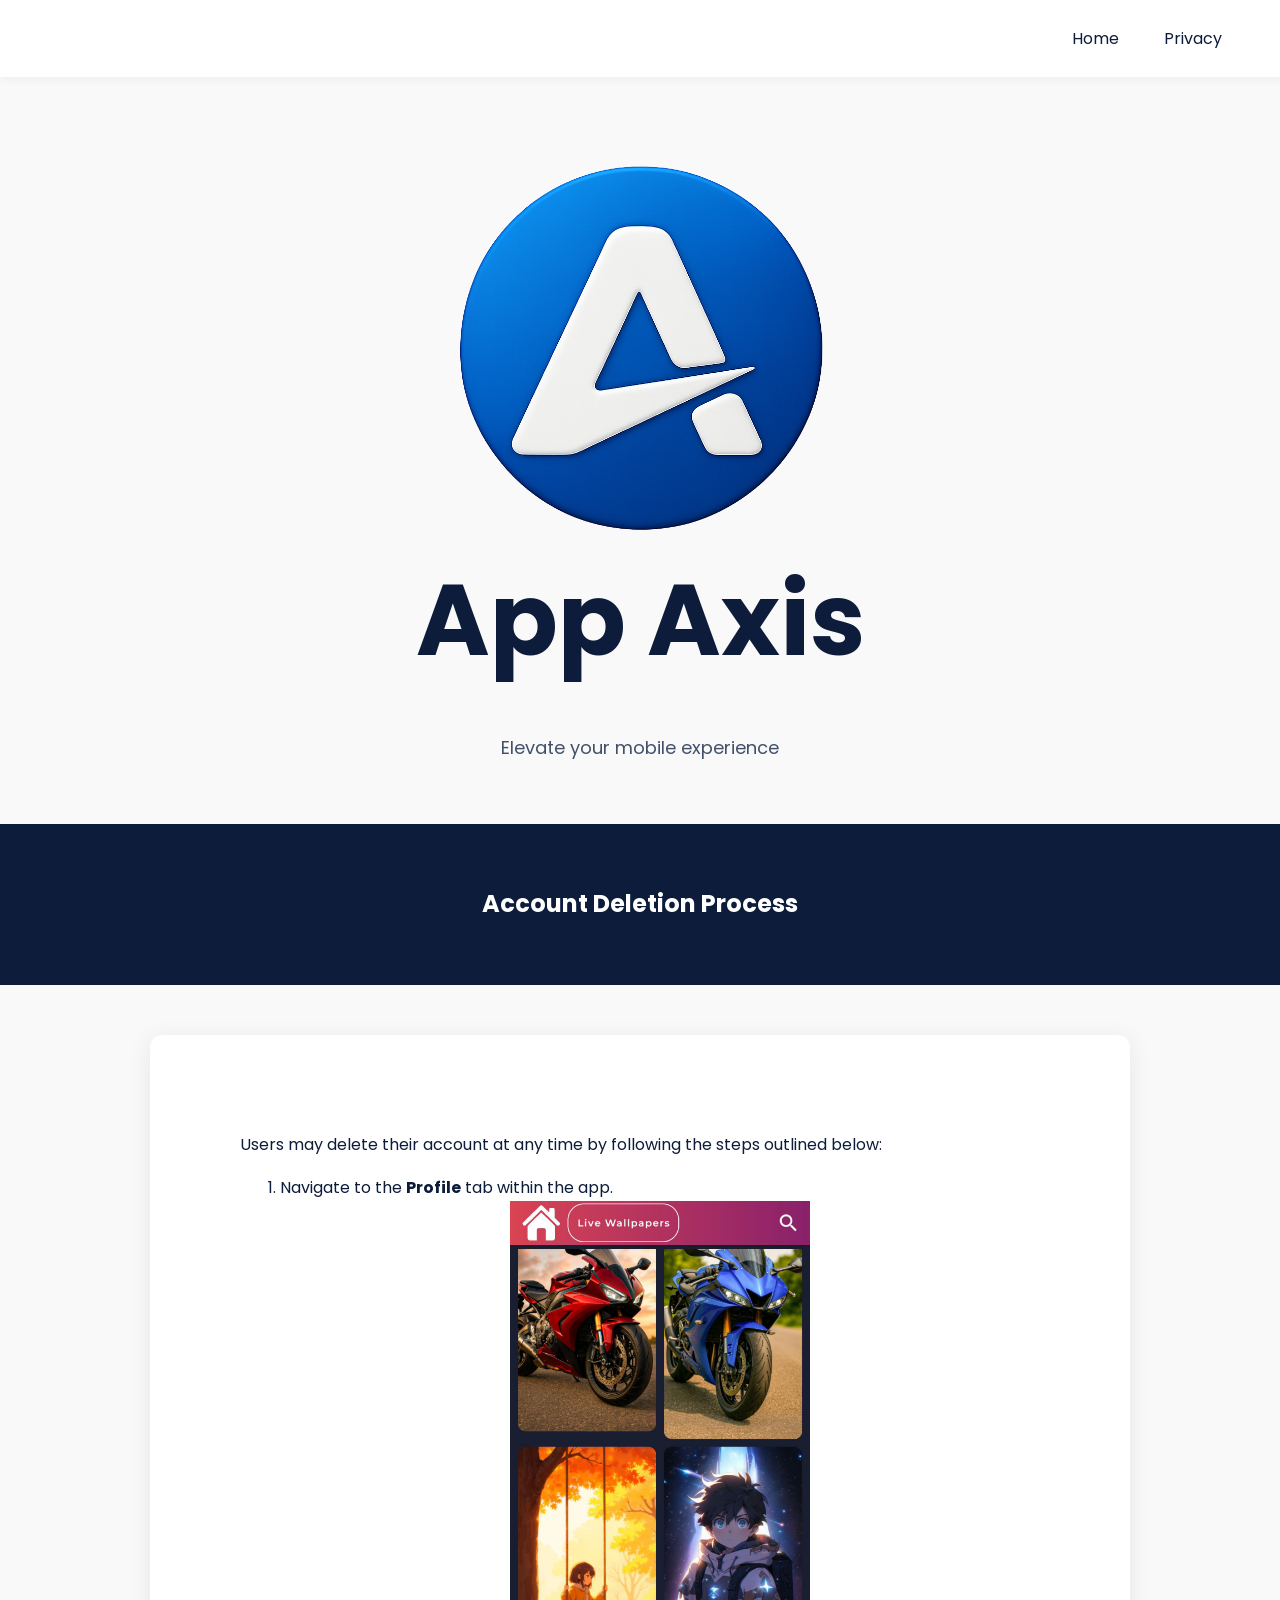
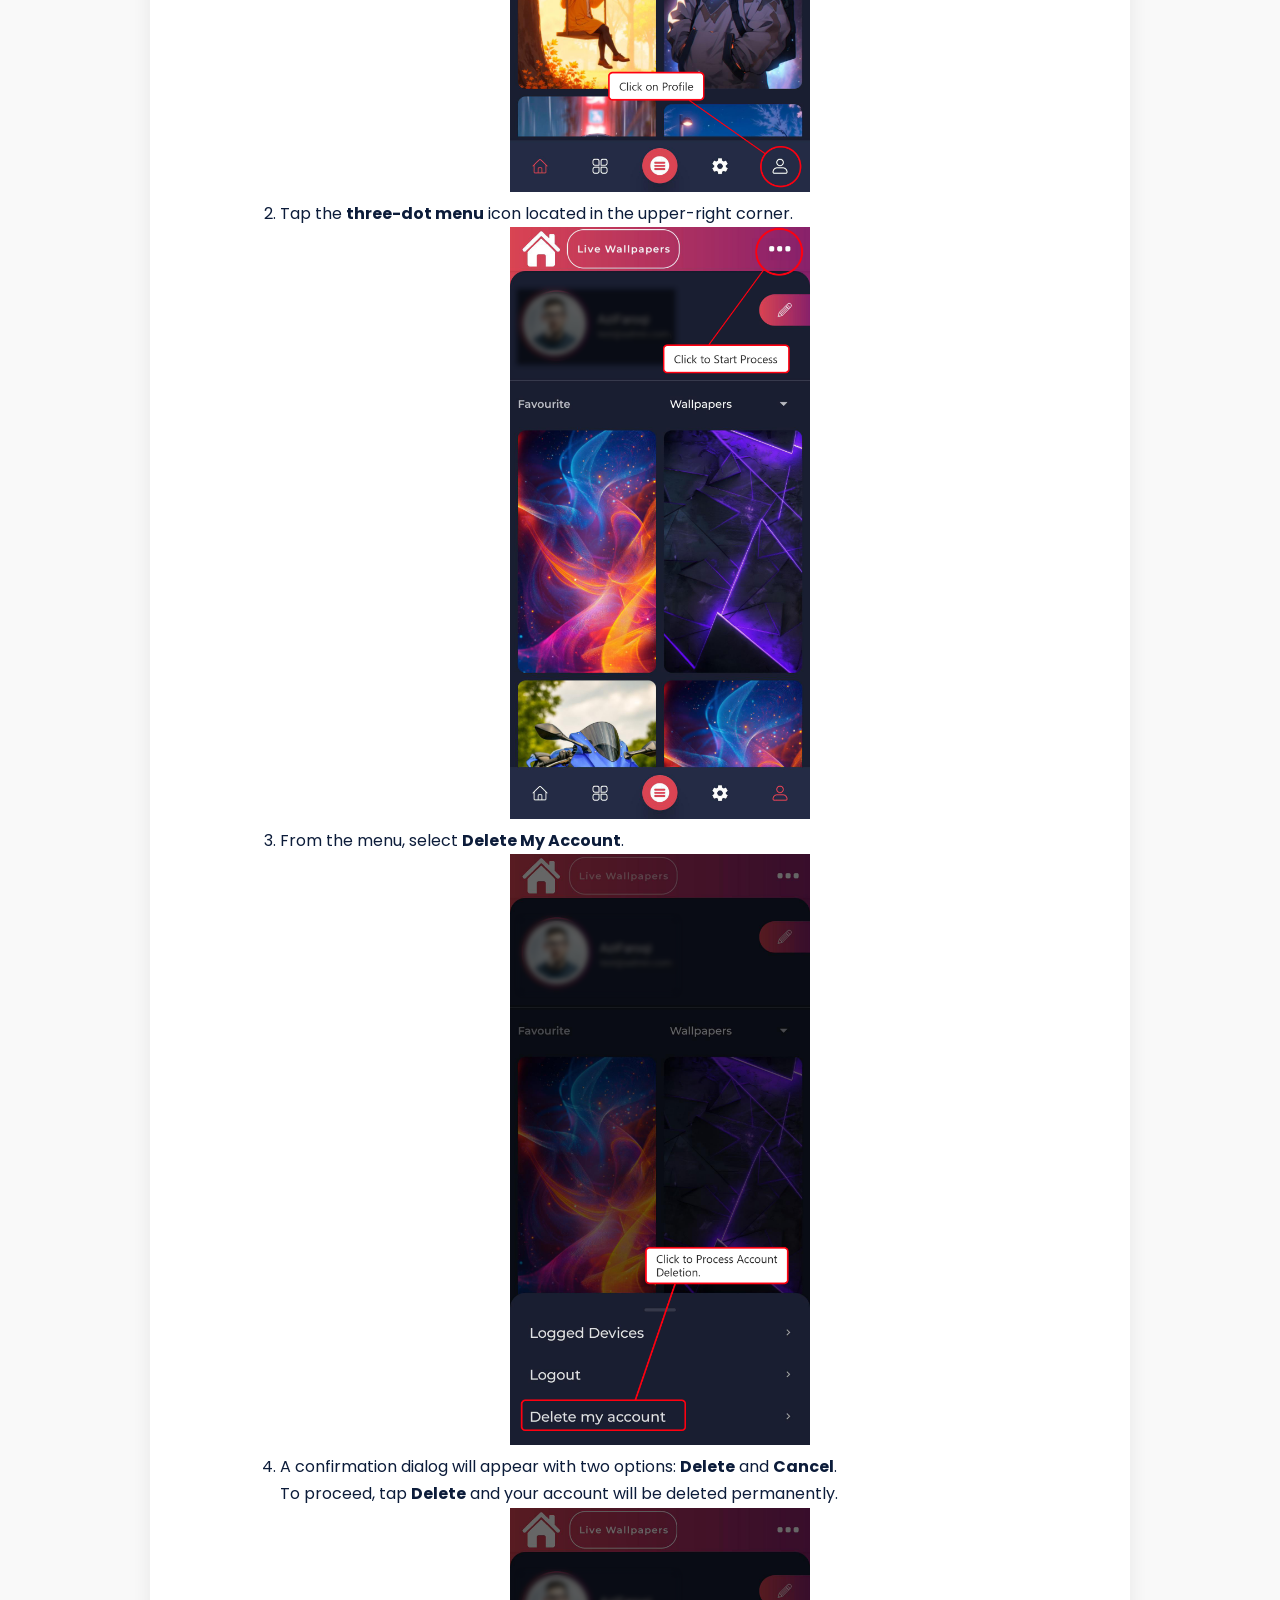
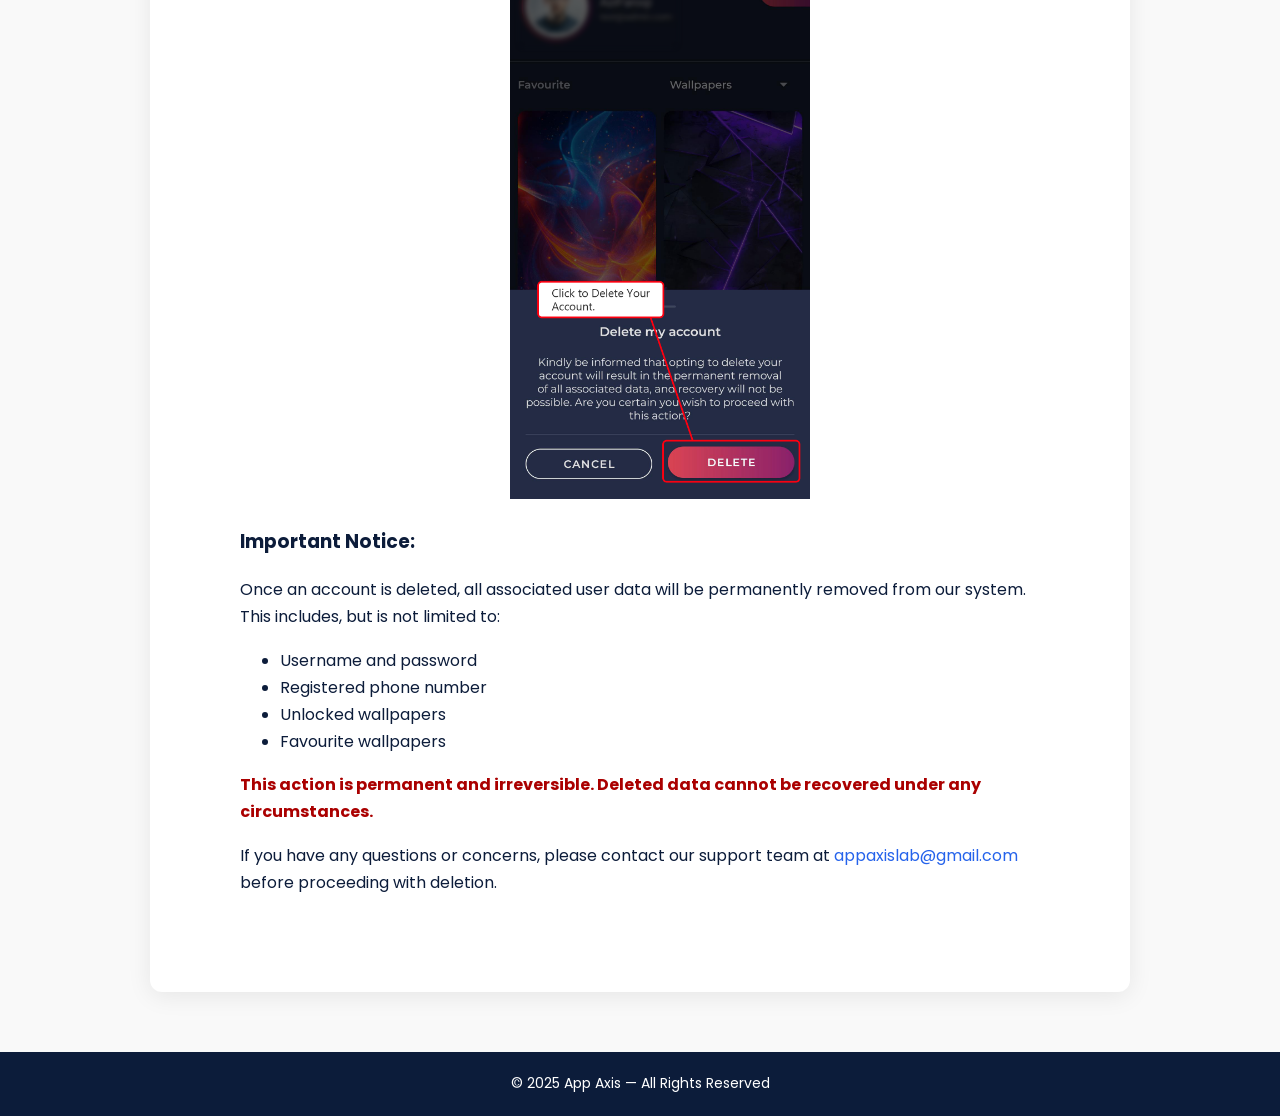
<file: account_deletion.html>
<!DOCTYPE html>
<html lang="en">
<head>
  <meta charset="UTF-8">
  <meta name="viewport" content="width=device-width, initial-scale=1.0">
  <title>App Axis</title>
  <link href="https://fonts.googleapis.com/css2?family=Poppins:wght@400;600;700&display=swap" rel="stylesheet">
<style>
    body {
      font-family: 'Poppins', sans-serif;
      background-color: #f9f9f9;
      color: #0c1c3a;
      line-height: 1.7;
      margin: 0;
      padding: 0;
    }
    header {
      background: #0c1c3a;
      color: #fff;
      text-align: center;
      padding: 40px 20px;
    }

    header h2{
      color: white;
    }
    main {
      max-width: 900px;
      margin: 50px auto;
      background: #fff;
      padding: 40px;
      border-radius: 12px;
      box-shadow: 0 4px 25px rgba(0, 0, 0, 0.08);
    }
    h1, h2 {
      color: #0c1c3a;
    }
    a {
      color: #2563eb;
      text-decoration: none;
    }
    footer {
      text-align: center;
      background: #0c1c3a;
      color: #fff;
      padding: 20px;
      margin-top: 60px;
      font-size: 14px;
    }

        /* Navbar */
    nav{
      width:90%;
      display:flex;
      justify-content:flex-end;
      align-items:center;
      padding:25px 70px;
      font-size:16px;
      background:#fff;
      box-shadow:0 2px 10px rgba(0,0,0,0.05);
      position:sticky;
      top:0;
      z-index:10;
    }
    nav a{
      text-decoration:none;
      color:#0c1c3a;
      margin-left:45px;
      transition:opacity .3s;
    }
    nav a:hover{opacity:.6;}

    /* Hero */
    .hero{
      text-align:center;
      margin-top:20px;
      margin-bottom:60px;
    }
    .hero img{
      width:520px;
      height:520px;
      margin-bottom:10px;
    }
    .hero h1{
      font-size:100px;
      font-weight:700;
      margin-top: -100px;
      margin-bottom:28px;

    }
    .hero p{
      font-size:18px;
      color:#42506b;
      margin-bottom: 40px;
    }
  </style>

</head>

<body>

  <!-- Navigation -->
  <nav>
    <a href="index.html">Home</a>
    <a href="#">Privacy</a>
  </nav>

  <!-- Hero -->
  <section class="hero">
    <img src="images/logo.png" alt="App Axis Logo">
    <h1>App Axis</h1>
    <p>Elevate your mobile experience</p>
  </section>

  <header>
  <h2>Account Deletion Process</h2>
  </header>

  <main>
<section id="account-deletion-policy" style="padding: 40px 20px; max-width: 800px; margin: 0 auto;">

  <p>Users may delete their account at any time by following the steps outlined below:</p>

  <ol>
    <li>
      Navigate to the <strong>Profile</strong> tab within the app.<br />
      <div style="text-align:center;"><img src="/images/delete-1.png" alt="Profile Tab Screenshot" width="300" height="auto"></div>
    </li>
    <li>
      Tap the <strong>three-dot menu</strong> icon located in the upper-right corner.<br />
      <div style="text-align:center;"><img src="/images/delete-2.png" alt="Three Dot Menu Screenshot" width="300" height="auto"></div>
    </li>
    <li>
      From the menu, select <strong>Delete My Account</strong>.<br />
      <div style="text-align:center;"><img src="/images/delete-3.png" alt="Delete Account Option" width="300" height="auto"></div>
    </li>
    <li>
      A confirmation dialog will appear with two options: <strong>Delete</strong> and <strong>Cancel</strong>.<br /> To proceed, tap <strong>Delete</strong> and your account will be deleted permanently.
      <div style="text-align:center;"><img src="/images/delete-4.png" alt="Confirmation Dialog Screenshot" width="300" height="auto"></div>
    </li>

  </ol>

  <h3>Important Notice:</h3>
  <p>
    Once an account is deleted, all associated user data will be permanently removed from our system. This includes, but is not limited to:
  </p>
  <ul>
    <li>Username and password</li>
    <li>Registered phone number</li>
    <li>Unlocked wallpapers</li>
    <li>Favourite wallpapers</li>
  </ul>

  <p style="color: #aa0000;"><strong>This action is permanent and irreversible. Deleted data cannot be recovered under any circumstances.</strong></p>

  <p>If you have any questions or concerns, please contact our support team at <a href="mailto:appaxislab@gmail.com">appaxislab@gmail.com</a> before proceeding with deletion.</p>
</section>
  </main>

  <!-- Footer -->
  <footer>
    © 2025 App Axis — All Rights Reserved
  </footer>


</body>

</html>
</file>
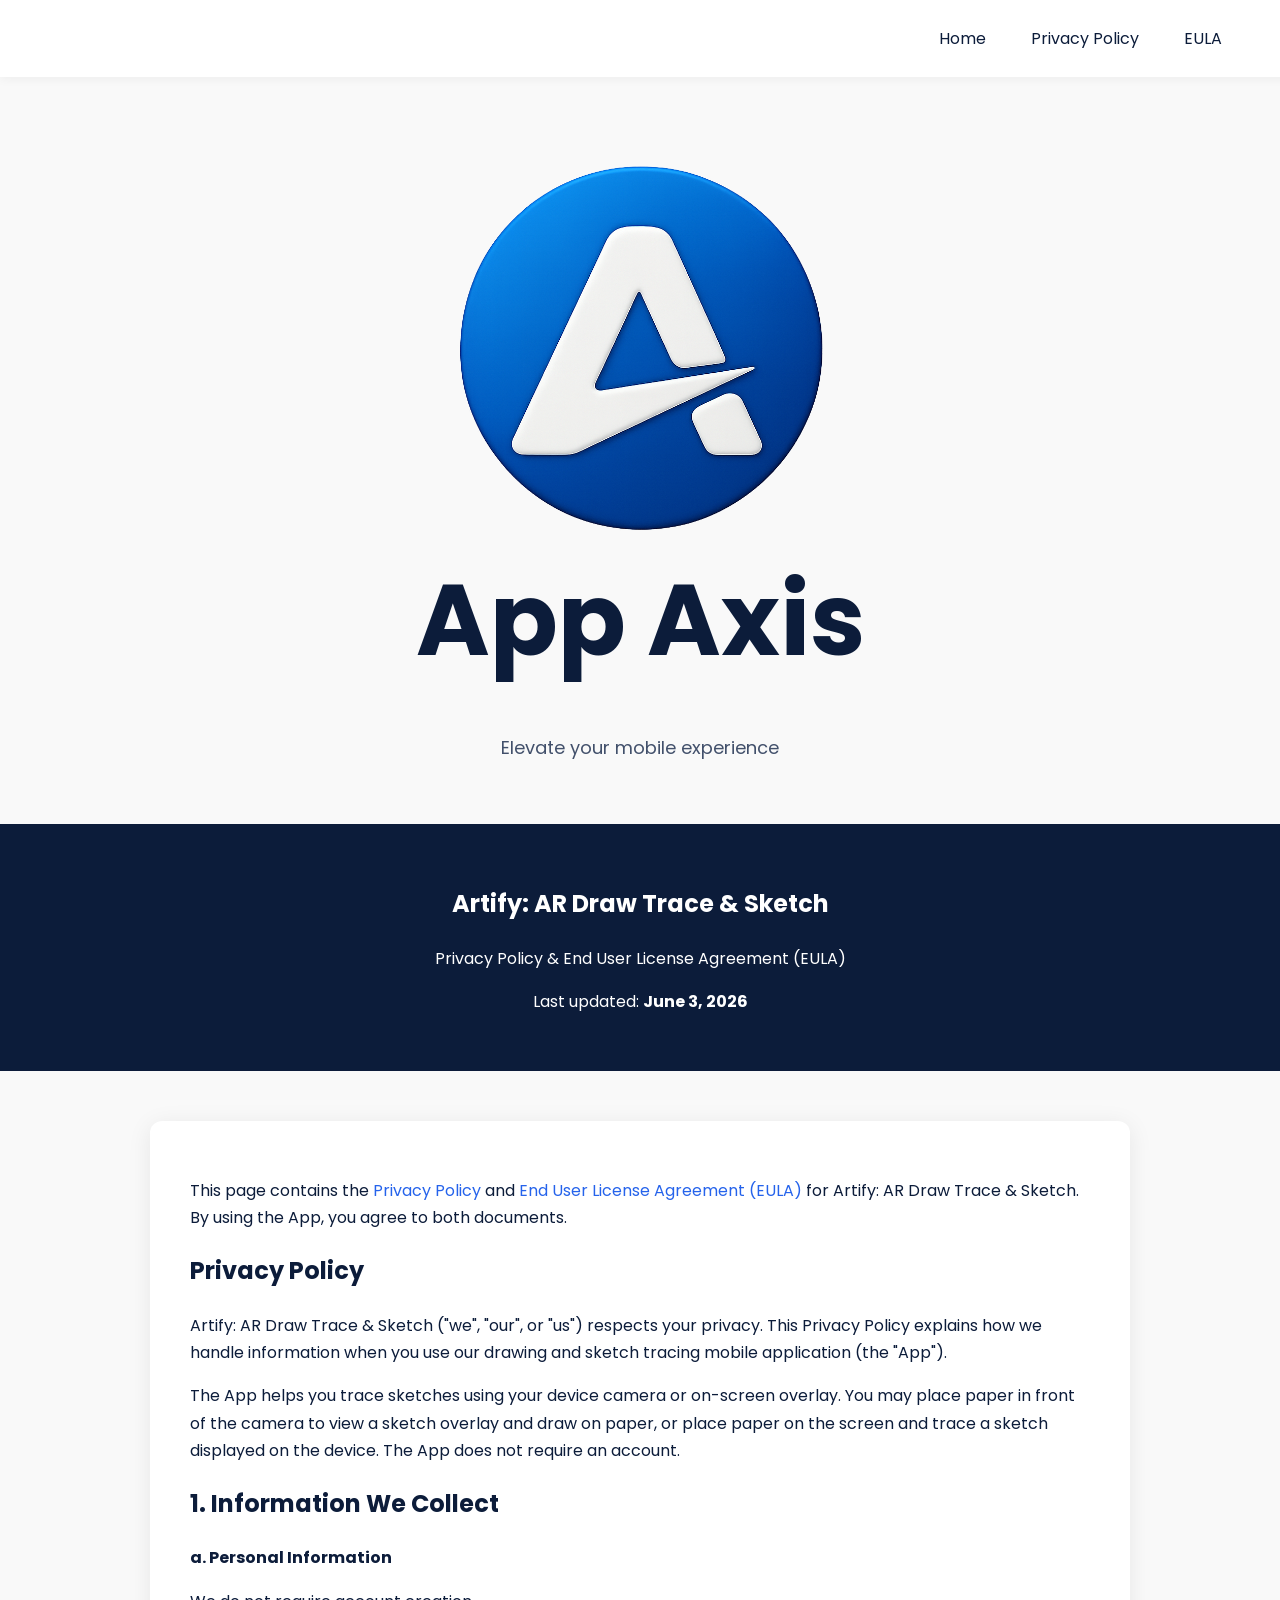
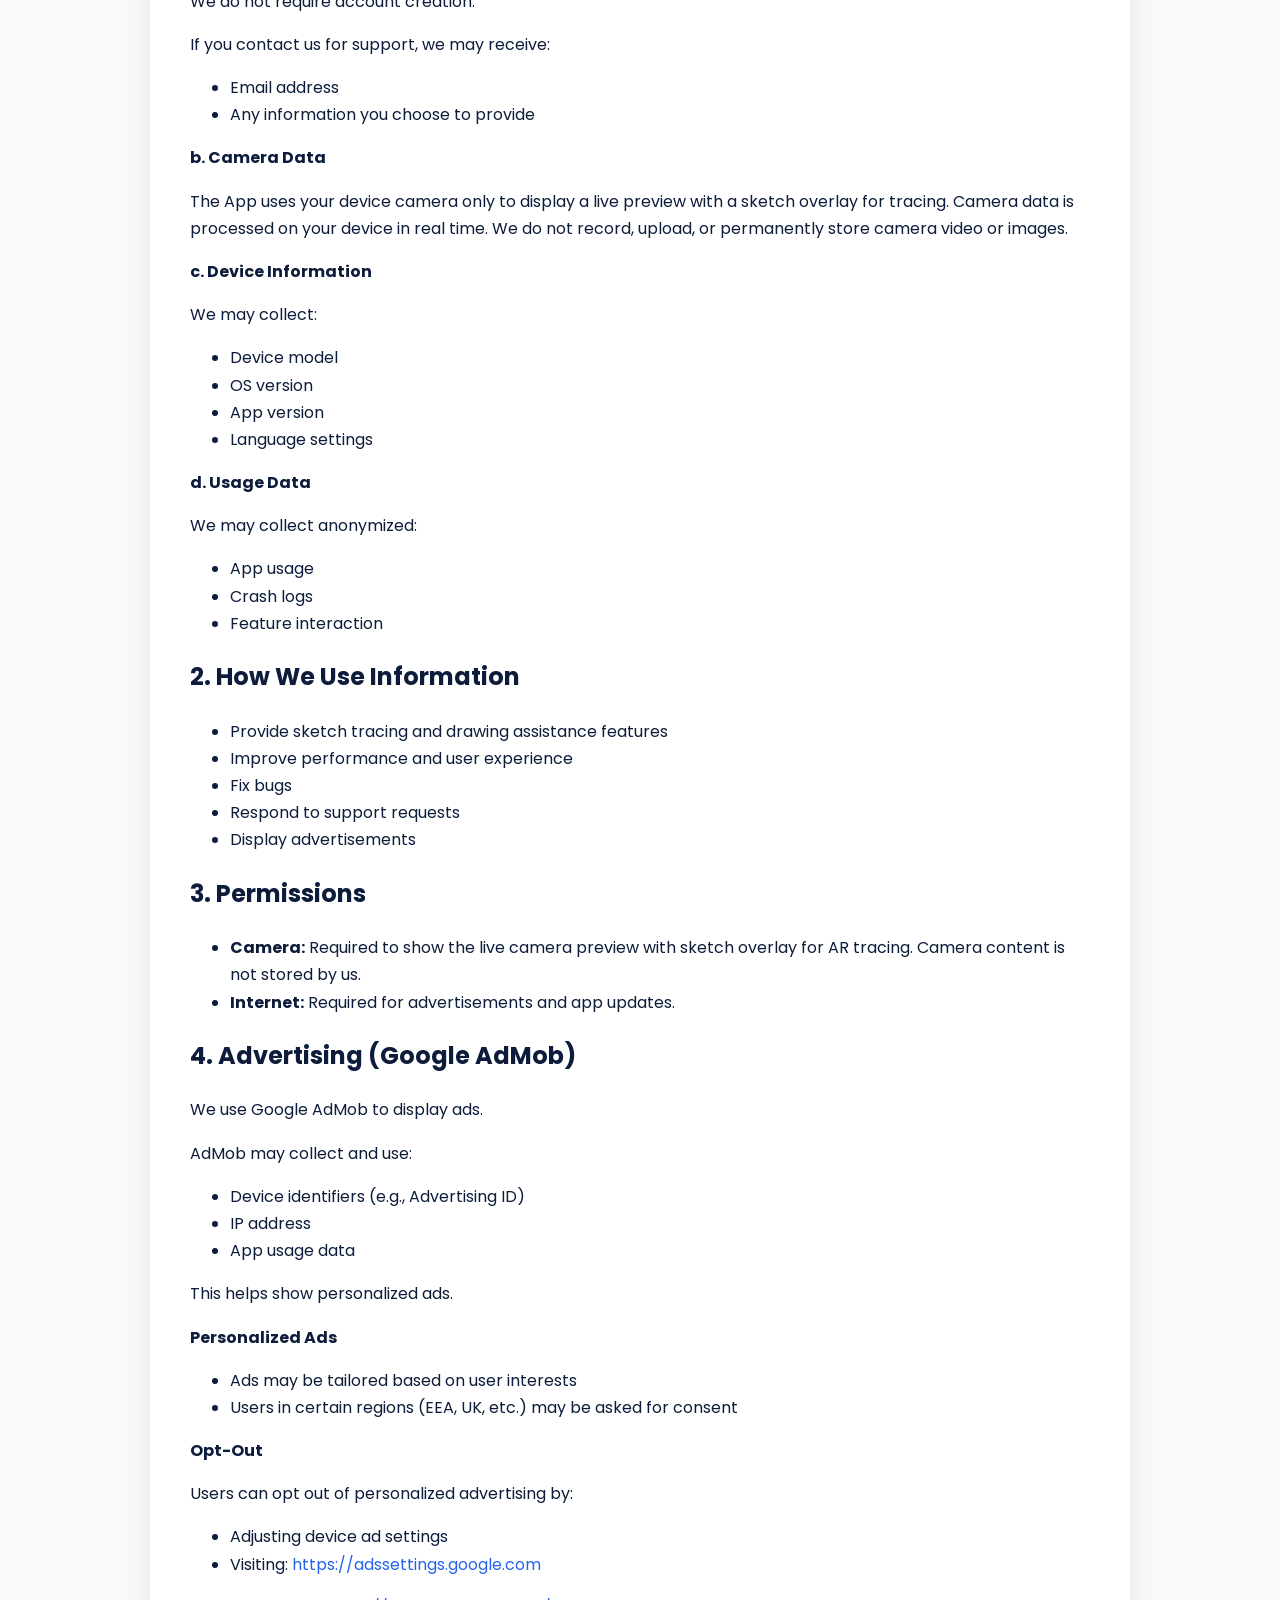
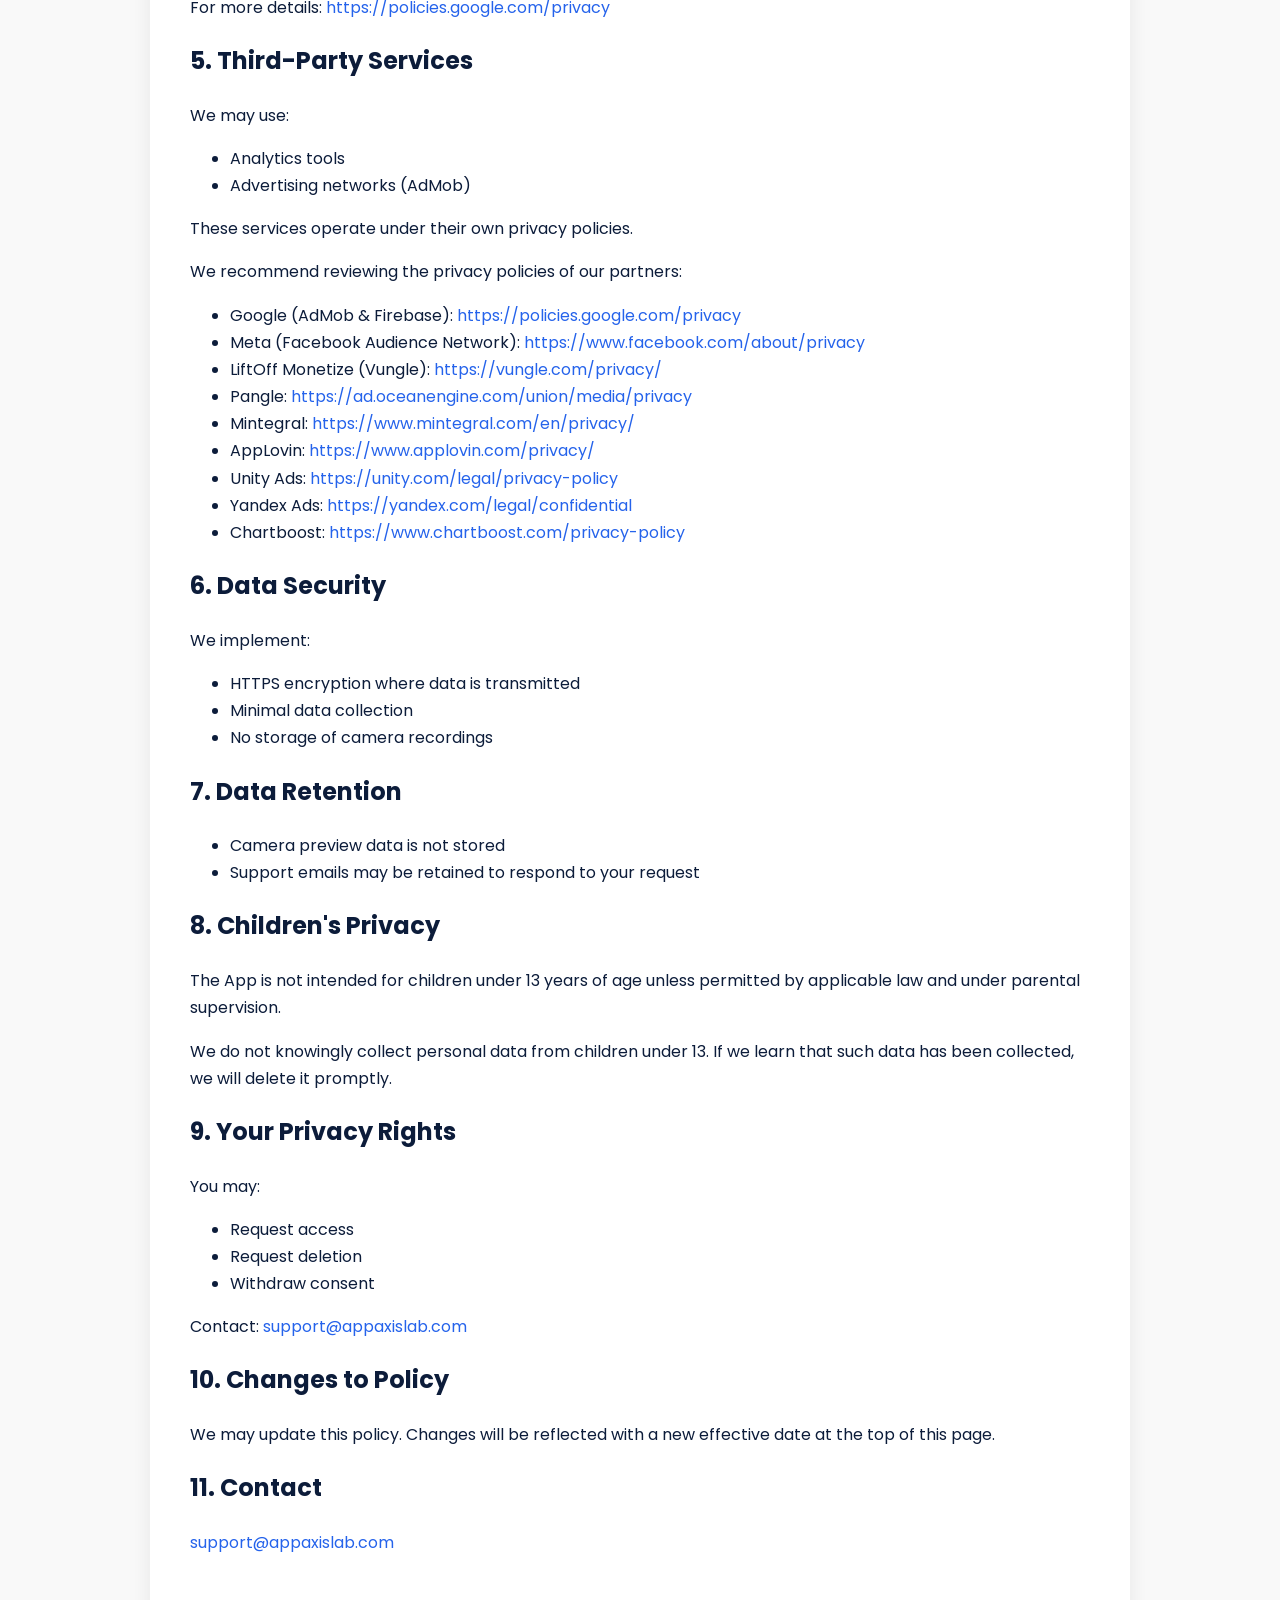
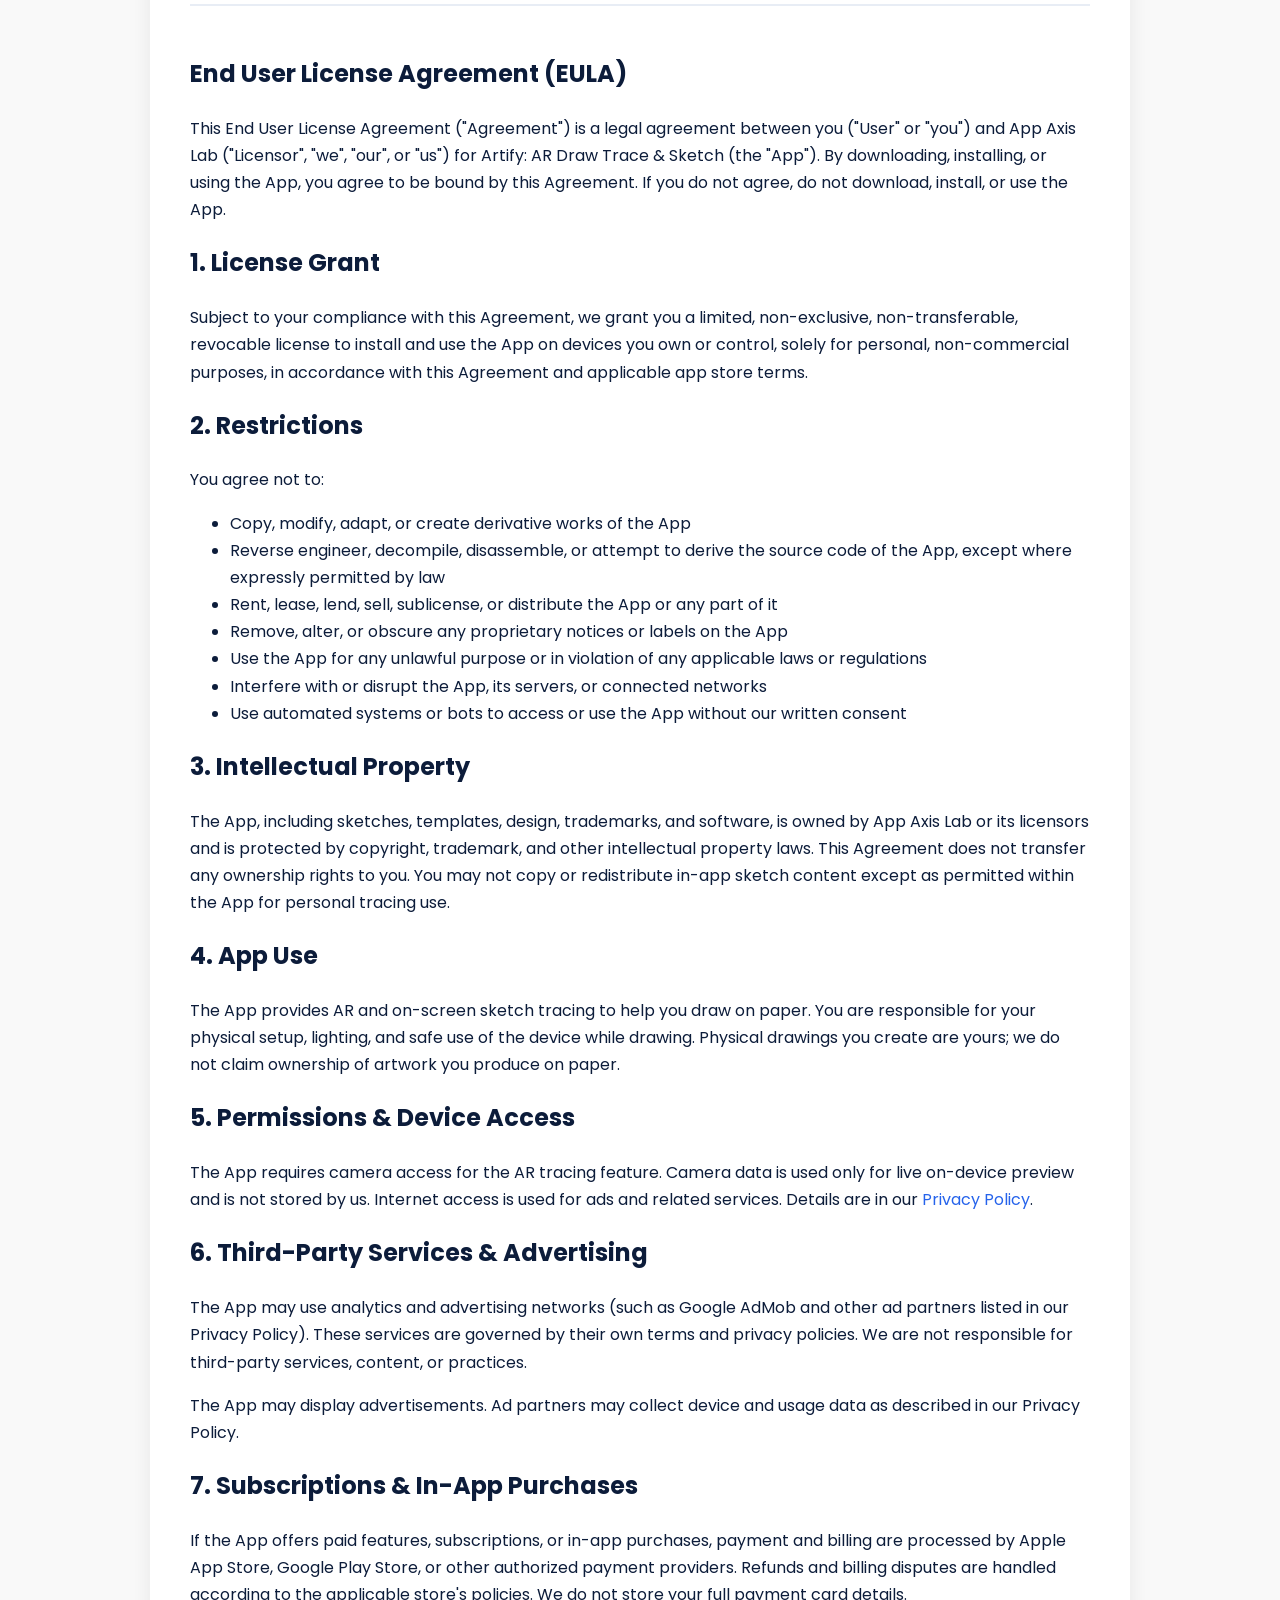
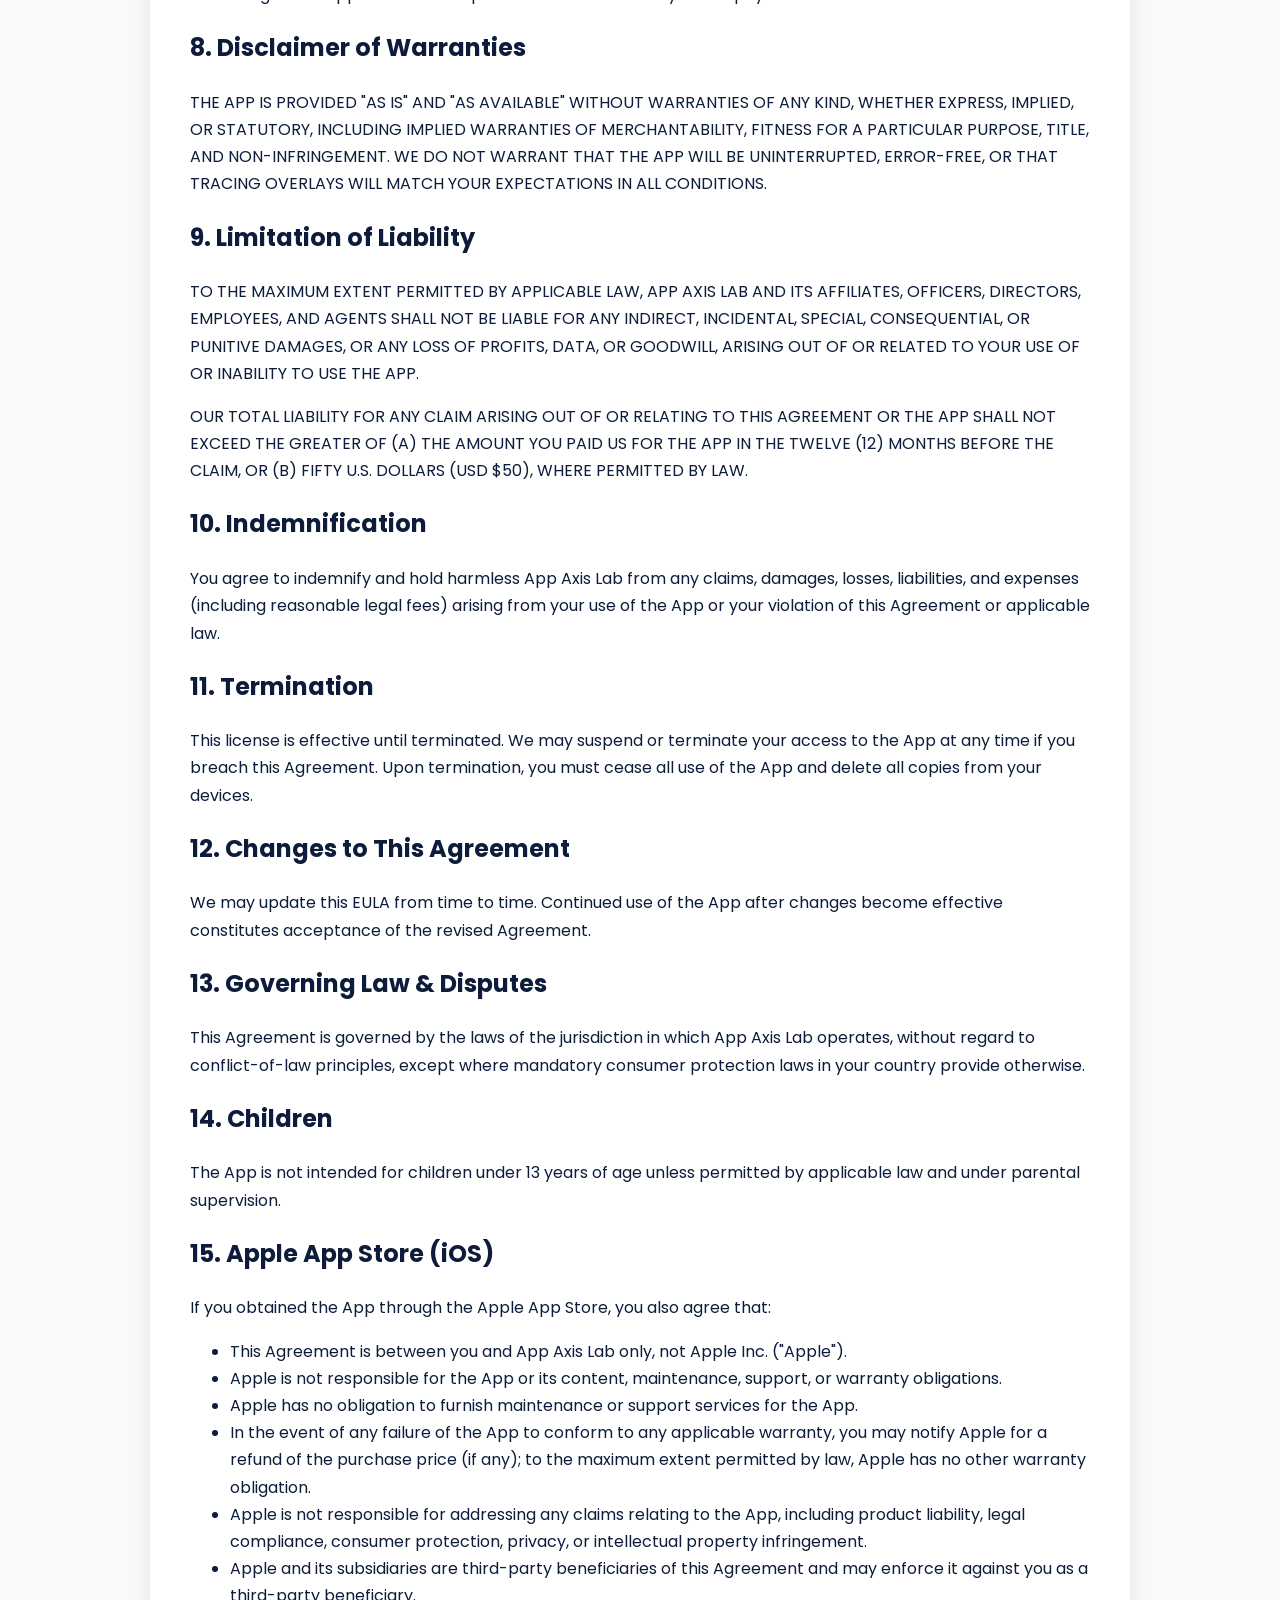
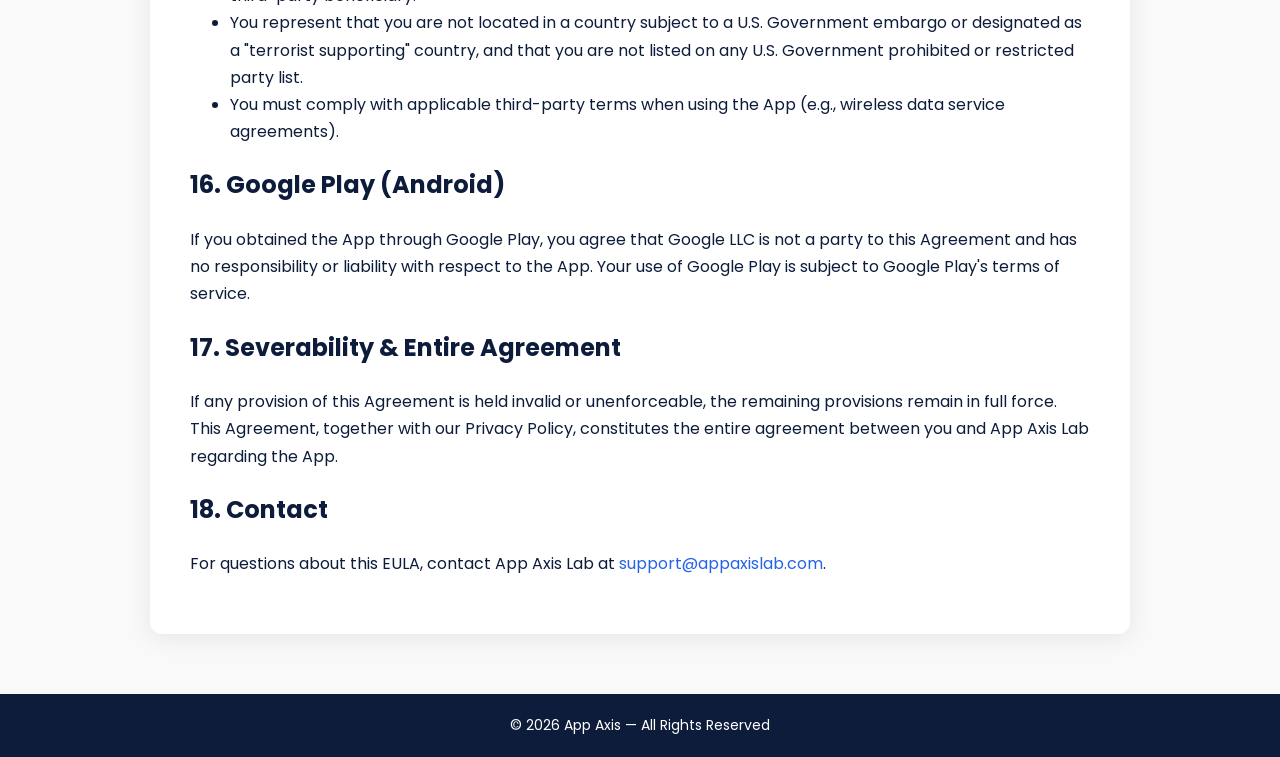
<file: artify_privacy.html>
<!DOCTYPE html>
<html lang="en">
<head>
  <meta charset="UTF-8">
  <meta name="viewport" content="width=device-width, initial-scale=1.0">
  <title>Artify — Privacy Policy &amp; EULA | App Axis</title>
  <link href="https://fonts.googleapis.com/css2?family=Poppins:wght@400;600;700&display=swap" rel="stylesheet">
<style>
    body {
      font-family: 'Poppins', sans-serif;
      background-color: #f9f9f9;
      color: #0c1c3a;
      line-height: 1.7;
      margin: 0;
      padding: 0;
    }
    header {
      background: #0c1c3a;
      color: #fff;
      text-align: center;
      padding: 40px 20px;
    }

    header h2{
      color: white;
    }
    main {
      max-width: 900px;
      margin: 50px auto;
      background: #fff;
      padding: 40px;
      border-radius: 12px;
      box-shadow: 0 4px 25px rgba(0, 0, 0, 0.08);
    }
    h1, h2 {
      color: #0c1c3a;
    }
    a {
      color: #2563eb;
      text-decoration: none;
    }
    footer {
      text-align: center;
      background: #0c1c3a;
      color: #fff;
      padding: 20px;
      margin-top: 60px;
      font-size: 14px;
    }

    nav{
      width:90%;
      display:flex;
      justify-content:flex-end;
      align-items:center;
      padding:25px 70px;
      font-size:16px;
      background:#fff;
      box-shadow:0 2px 10px rgba(0,0,0,0.05);
      position:sticky;
      top:0;
      z-index:10;
    }
    nav a{
      text-decoration:none;
      color:#0c1c3a;
      margin-left:45px;
      transition:opacity .3s;
    }
    nav a:hover{opacity:.6;}

    .legal-divider {
      border: none;
      border-top: 2px solid #e8edf5;
      margin: 48px 0;
    }
    .eula-header {
      margin-top: 0;
    }
    section[id] {
      scroll-margin-top: 100px;
    }

    .hero{
      text-align:center;
      margin-top:20px;
      margin-bottom:60px;
    }
    .hero img{
      width:520px;
      height:520px;
      margin-bottom:10px;
    }
    .hero h1{
      font-size:100px;
      font-weight:700;
      margin-top: -100px;
      margin-bottom:28px;
    }
    .hero p{
      font-size:18px;
      color:#42506b;
      margin-bottom: 40px;
    }
  </style>

</head>

<body>

  <nav>
    <a href="index.html">Home</a>
    <a href="#privacy">Privacy Policy</a>
    <a href="#eula">EULA</a>
  </nav>

  <section class="hero">
    <img src="images/logo.png" alt="App Axis Logo">
    <h1>App Axis</h1>
    <p>Elevate your mobile experience</p>
  </section>

  <header>
  <h2>Artify: AR Draw Trace &amp; Sketch</h2>
  <p>Privacy Policy &amp; End User License Agreement (EULA)</p>
  <p>Last updated: <strong>June 3, 2026</strong></p>
  </header>

  <main>
    <p>
      This page contains the <a href="#privacy">Privacy Policy</a> and <a href="#eula">End User License Agreement (EULA)</a> for Artify: AR Draw Trace &amp; Sketch. By using the App, you agree to both documents.
    </p>

    <section id="privacy">
    <h1>Privacy Policy</h1>
    <p>
      Artify: AR Draw Trace &amp; Sketch ("we", "our", or "us") respects your privacy. This Privacy Policy explains how we handle information when you use our drawing and sketch tracing mobile application (the "App").
    </p>
    <p>
      The App helps you trace sketches using your device camera or on-screen overlay. You may place paper in front of the camera to view a sketch overlay and draw on paper, or place paper on the screen and trace a sketch displayed on the device. The App does not require an account.
    </p>

    <h2>1. Information We Collect</h2>
    <p><strong>a. Personal Information</strong></p>
    <p>We do not require account creation.</p>
    <p>If you contact us for support, we may receive:</p>
    <ul>
      <li>Email address</li>
      <li>Any information you choose to provide</li>
    </ul>

    <p><strong>b. Camera Data</strong></p>
    <p>The App uses your device camera only to display a live preview with a sketch overlay for tracing. Camera data is processed on your device in real time. We do not record, upload, or permanently store camera video or images.</p>

    <p><strong>c. Device Information</strong></p>
    <p>We may collect:</p>
    <ul>
      <li>Device model</li>
      <li>OS version</li>
      <li>App version</li>
      <li>Language settings</li>
    </ul>

    <p><strong>d. Usage Data</strong></p>
    <p>We may collect anonymized:</p>
    <ul>
      <li>App usage</li>
      <li>Crash logs</li>
      <li>Feature interaction</li>
    </ul>

    <h2>2. How We Use Information</h2>
    <ul>
      <li>Provide sketch tracing and drawing assistance features</li>
      <li>Improve performance and user experience</li>
      <li>Fix bugs</li>
      <li>Respond to support requests</li>
      <li>Display advertisements</li>
    </ul>

    <h2>3. Permissions</h2>
    <ul>
      <li><strong>Camera:</strong> Required to show the live camera preview with sketch overlay for AR tracing. Camera content is not stored by us.</li>
      <li><strong>Internet:</strong> Required for advertisements and app updates.</li>
    </ul>

    <h2>4. Advertising (Google AdMob)</h2>
    <p>We use Google AdMob to display ads.</p>
    <p>AdMob may collect and use:</p>
    <ul>
      <li>Device identifiers (e.g., Advertising ID)</li>
      <li>IP address</li>
      <li>App usage data</li>
    </ul>
    <p>This helps show personalized ads.</p>
    <p><strong>Personalized Ads</strong></p>
    <ul>
      <li>Ads may be tailored based on user interests</li>
      <li>Users in certain regions (EEA, UK, etc.) may be asked for consent</li>
    </ul>
    <p><strong>Opt-Out</strong></p>
    <p>Users can opt out of personalized advertising by:</p>
    <ul>
      <li>Adjusting device ad settings</li>
      <li>Visiting: <a href="https://adssettings.google.com" target="_blank" rel="noopener noreferrer">https://adssettings.google.com</a></li>
    </ul>
    <p>For more details: <a href="https://policies.google.com/privacy" target="_blank" rel="noopener noreferrer">https://policies.google.com/privacy</a></p>

    <h2>5. Third-Party Services</h2>
    <p>We may use:</p>
    <ul>
      <li>Analytics tools</li>
      <li>Advertising networks (AdMob)</li>
    </ul>
    <p>These services operate under their own privacy policies.</p>
    <p>We recommend reviewing the privacy policies of our partners:</p>
    <ul>
      <li>Google (AdMob &amp; Firebase): <a href="https://policies.google.com/privacy" target="_blank" rel="noopener noreferrer">https://policies.google.com/privacy</a></li>
      <li>Meta (Facebook Audience Network): <a href="https://www.facebook.com/about/privacy" target="_blank" rel="noopener noreferrer">https://www.facebook.com/about/privacy</a></li>
      <li>LiftOff Monetize (Vungle): <a href="https://vungle.com/privacy/" target="_blank" rel="noopener noreferrer">https://vungle.com/privacy/</a></li>
      <li>Pangle: <a href="https://ad.oceanengine.com/union/media/privacy" target="_blank" rel="noopener noreferrer">https://ad.oceanengine.com/union/media/privacy</a></li>
      <li>Mintegral: <a href="https://www.mintegral.com/en/privacy/" target="_blank" rel="noopener noreferrer">https://www.mintegral.com/en/privacy/</a></li>
      <li>AppLovin: <a href="https://www.applovin.com/privacy/" target="_blank" rel="noopener noreferrer">https://www.applovin.com/privacy/</a></li>
      <li>Unity Ads: <a href="https://unity.com/legal/privacy-policy" target="_blank" rel="noopener noreferrer">https://unity.com/legal/privacy-policy</a></li>
      <li>Yandex Ads: <a href="https://yandex.com/legal/confidential" target="_blank" rel="noopener noreferrer">https://yandex.com/legal/confidential</a></li>
      <li>Chartboost: <a href="https://www.chartboost.com/privacy-policy" target="_blank" rel="noopener noreferrer">https://www.chartboost.com/privacy-policy</a></li>
    </ul>

    <h2>6. Data Security</h2>
    <p>We implement:</p>
    <ul>
      <li>HTTPS encryption where data is transmitted</li>
      <li>Minimal data collection</li>
      <li>No storage of camera recordings</li>
    </ul>

    <h2>7. Data Retention</h2>
    <ul>
      <li>Camera preview data is not stored</li>
      <li>Support emails may be retained to respond to your request</li>
    </ul>

    <h2>8. Children's Privacy</h2>
    <p>
      The App is not intended for children under 13 years of age unless permitted by applicable law and under parental supervision.
    </p>
    <p>We do not knowingly collect personal data from children under 13. If we learn that such data has been collected, we will delete it promptly.</p>

    <h2>9. Your Privacy Rights</h2>
    <p>You may:</p>
    <ul>
      <li>Request access</li>
      <li>Request deletion</li>
      <li>Withdraw consent</li>
    </ul>
    <p>Contact: <a href="mailto:support@appaxislab.com">support@appaxislab.com</a></p>

    <h2>10. Changes to Policy</h2>
    <p>We may update this policy. Changes will be reflected with a new effective date at the top of this page.</p>

    <h2>11. Contact</h2>
    <p><a href="mailto:support@appaxislab.com">support@appaxislab.com</a></p>
    </section>

    <hr class="legal-divider">

    <section id="eula">
    <h1 class="eula-header">End User License Agreement (EULA)</h1>
    <p>
      This End User License Agreement ("Agreement") is a legal agreement between you ("User" or "you") and App Axis Lab ("Licensor", "we", "our", or "us") for Artify: AR Draw Trace &amp; Sketch (the "App"). By downloading, installing, or using the App, you agree to be bound by this Agreement. If you do not agree, do not download, install, or use the App.
    </p>

    <h2>1. License Grant</h2>
    <p>
      Subject to your compliance with this Agreement, we grant you a limited, non-exclusive, non-transferable, revocable license to install and use the App on devices you own or control, solely for personal, non-commercial purposes, in accordance with this Agreement and applicable app store terms.
    </p>

    <h2>2. Restrictions</h2>
    <p>You agree not to:</p>
    <ul>
      <li>Copy, modify, adapt, or create derivative works of the App</li>
      <li>Reverse engineer, decompile, disassemble, or attempt to derive the source code of the App, except where expressly permitted by law</li>
      <li>Rent, lease, lend, sell, sublicense, or distribute the App or any part of it</li>
      <li>Remove, alter, or obscure any proprietary notices or labels on the App</li>
      <li>Use the App for any unlawful purpose or in violation of any applicable laws or regulations</li>
      <li>Interfere with or disrupt the App, its servers, or connected networks</li>
      <li>Use automated systems or bots to access or use the App without our written consent</li>
    </ul>

    <h2>3. Intellectual Property</h2>
    <p>
      The App, including sketches, templates, design, trademarks, and software, is owned by App Axis Lab or its licensors and is protected by copyright, trademark, and other intellectual property laws. This Agreement does not transfer any ownership rights to you. You may not copy or redistribute in-app sketch content except as permitted within the App for personal tracing use.
    </p>

    <h2>4. App Use</h2>
    <p>
      The App provides AR and on-screen sketch tracing to help you draw on paper. You are responsible for your physical setup, lighting, and safe use of the device while drawing. Physical drawings you create are yours; we do not claim ownership of artwork you produce on paper.
    </p>

    <h2>5. Permissions &amp; Device Access</h2>
    <p>
      The App requires camera access for the AR tracing feature. Camera data is used only for live on-device preview and is not stored by us. Internet access is used for ads and related services. Details are in our <a href="#privacy">Privacy Policy</a>.
    </p>

    <h2>6. Third-Party Services &amp; Advertising</h2>
    <p>
      The App may use analytics and advertising networks (such as Google AdMob and other ad partners listed in our Privacy Policy). These services are governed by their own terms and privacy policies. We are not responsible for third-party services, content, or practices.
    </p>
    <p>
      The App may display advertisements. Ad partners may collect device and usage data as described in our Privacy Policy.
    </p>

    <h2>7. Subscriptions &amp; In-App Purchases</h2>
    <p>
      If the App offers paid features, subscriptions, or in-app purchases, payment and billing are processed by Apple App Store, Google Play Store, or other authorized payment providers. Refunds and billing disputes are handled according to the applicable store's policies. We do not store your full payment card details.
    </p>

    <h2>8. Disclaimer of Warranties</h2>
    <p>
      THE APP IS PROVIDED "AS IS" AND "AS AVAILABLE" WITHOUT WARRANTIES OF ANY KIND, WHETHER EXPRESS, IMPLIED, OR STATUTORY, INCLUDING IMPLIED WARRANTIES OF MERCHANTABILITY, FITNESS FOR A PARTICULAR PURPOSE, TITLE, AND NON-INFRINGEMENT. WE DO NOT WARRANT THAT THE APP WILL BE UNINTERRUPTED, ERROR-FREE, OR THAT TRACING OVERLAYS WILL MATCH YOUR EXPECTATIONS IN ALL CONDITIONS.
    </p>

    <h2>9. Limitation of Liability</h2>
    <p>
      TO THE MAXIMUM EXTENT PERMITTED BY APPLICABLE LAW, APP AXIS LAB AND ITS AFFILIATES, OFFICERS, DIRECTORS, EMPLOYEES, AND AGENTS SHALL NOT BE LIABLE FOR ANY INDIRECT, INCIDENTAL, SPECIAL, CONSEQUENTIAL, OR PUNITIVE DAMAGES, OR ANY LOSS OF PROFITS, DATA, OR GOODWILL, ARISING OUT OF OR RELATED TO YOUR USE OF OR INABILITY TO USE THE APP.
    </p>
    <p>
      OUR TOTAL LIABILITY FOR ANY CLAIM ARISING OUT OF OR RELATING TO THIS AGREEMENT OR THE APP SHALL NOT EXCEED THE GREATER OF (A) THE AMOUNT YOU PAID US FOR THE APP IN THE TWELVE (12) MONTHS BEFORE THE CLAIM, OR (B) FIFTY U.S. DOLLARS (USD $50), WHERE PERMITTED BY LAW.
    </p>

    <h2>10. Indemnification</h2>
    <p>
      You agree to indemnify and hold harmless App Axis Lab from any claims, damages, losses, liabilities, and expenses (including reasonable legal fees) arising from your use of the App or your violation of this Agreement or applicable law.
    </p>

    <h2>11. Termination</h2>
    <p>
      This license is effective until terminated. We may suspend or terminate your access to the App at any time if you breach this Agreement. Upon termination, you must cease all use of the App and delete all copies from your devices.
    </p>

    <h2>12. Changes to This Agreement</h2>
    <p>
      We may update this EULA from time to time. Continued use of the App after changes become effective constitutes acceptance of the revised Agreement.
    </p>

    <h2>13. Governing Law &amp; Disputes</h2>
    <p>
      This Agreement is governed by the laws of the jurisdiction in which App Axis Lab operates, without regard to conflict-of-law principles, except where mandatory consumer protection laws in your country provide otherwise.
    </p>

    <h2>14. Children</h2>
    <p>
      The App is not intended for children under 13 years of age unless permitted by applicable law and under parental supervision.
    </p>

    <h2>15. Apple App Store (iOS)</h2>
    <p>If you obtained the App through the Apple App Store, you also agree that:</p>
    <ul>
      <li>This Agreement is between you and App Axis Lab only, not Apple Inc. ("Apple").</li>
      <li>Apple is not responsible for the App or its content, maintenance, support, or warranty obligations.</li>
      <li>Apple has no obligation to furnish maintenance or support services for the App.</li>
      <li>In the event of any failure of the App to conform to any applicable warranty, you may notify Apple for a refund of the purchase price (if any); to the maximum extent permitted by law, Apple has no other warranty obligation.</li>
      <li>Apple is not responsible for addressing any claims relating to the App, including product liability, legal compliance, consumer protection, privacy, or intellectual property infringement.</li>
      <li>Apple and its subsidiaries are third-party beneficiaries of this Agreement and may enforce it against you as a third-party beneficiary.</li>
      <li>You represent that you are not located in a country subject to a U.S. Government embargo or designated as a "terrorist supporting" country, and that you are not listed on any U.S. Government prohibited or restricted party list.</li>
      <li>You must comply with applicable third-party terms when using the App (e.g., wireless data service agreements).</li>
    </ul>

    <h2>16. Google Play (Android)</h2>
    <p>
      If you obtained the App through Google Play, you agree that Google LLC is not a party to this Agreement and has no responsibility or liability with respect to the App. Your use of Google Play is subject to Google Play's terms of service.
    </p>

    <h2>17. Severability &amp; Entire Agreement</h2>
    <p>
      If any provision of this Agreement is held invalid or unenforceable, the remaining provisions remain in full force. This Agreement, together with our Privacy Policy, constitutes the entire agreement between you and App Axis Lab regarding the App.
    </p>

    <h2>18. Contact</h2>
    <p>
      For questions about this EULA, contact App Axis Lab at <a href="mailto:support@appaxislab.com">support@appaxislab.com</a>.
    </p>
    </section>
  </main>

  <footer>
    © 2026 App Axis — All Rights Reserved
  </footer>

</body>

</html>
</file>
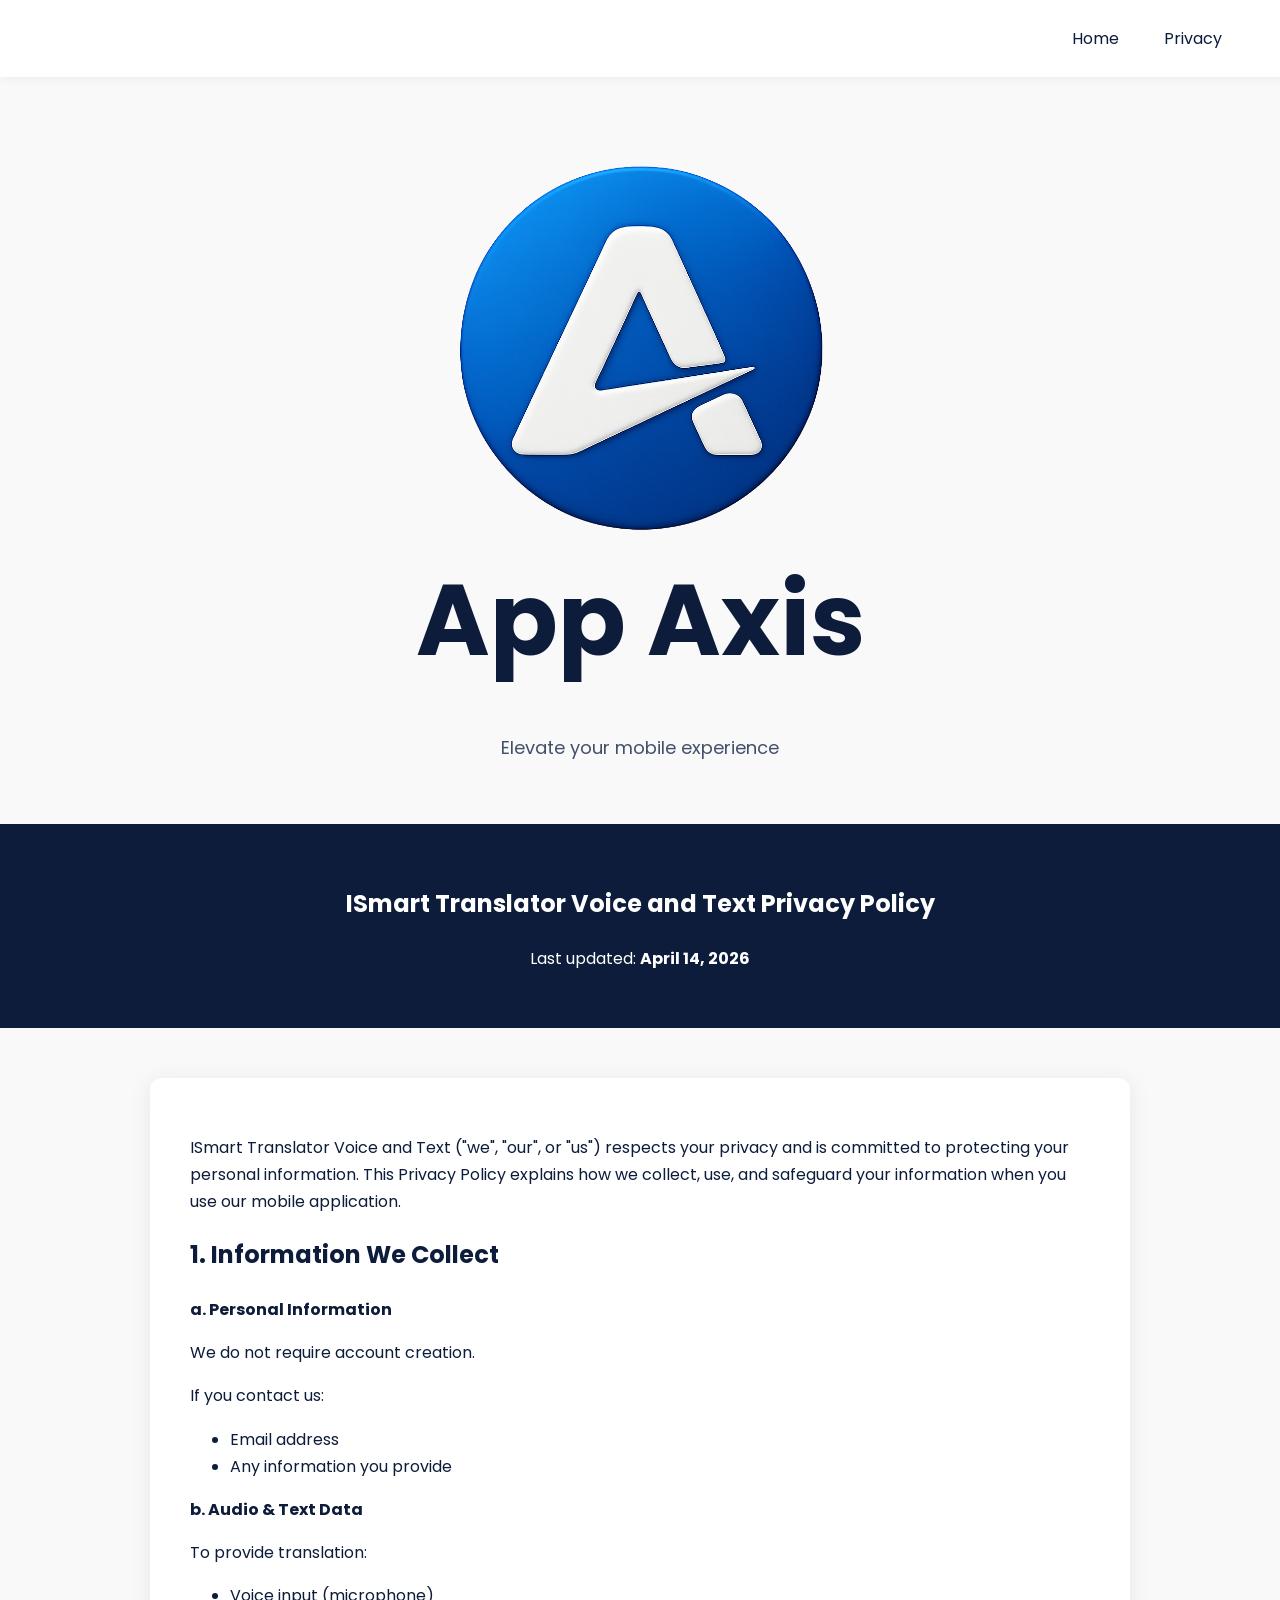
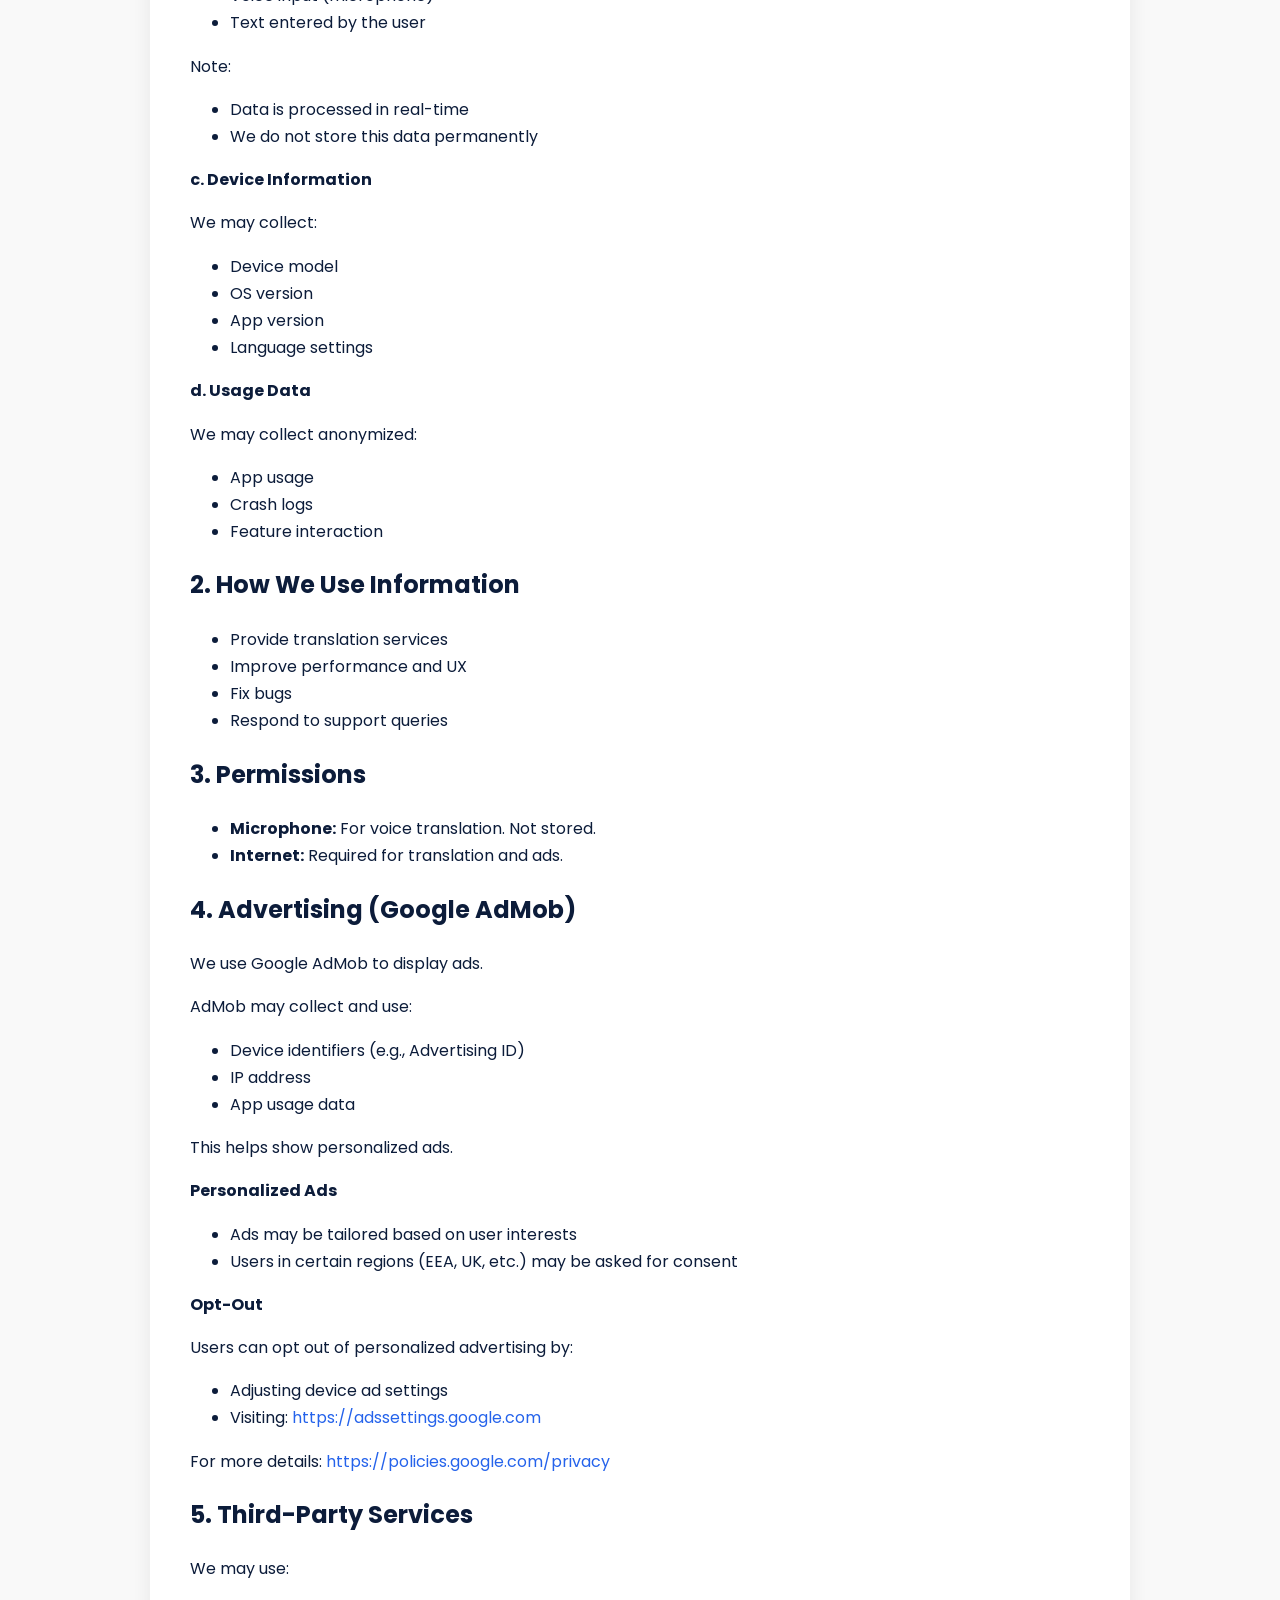
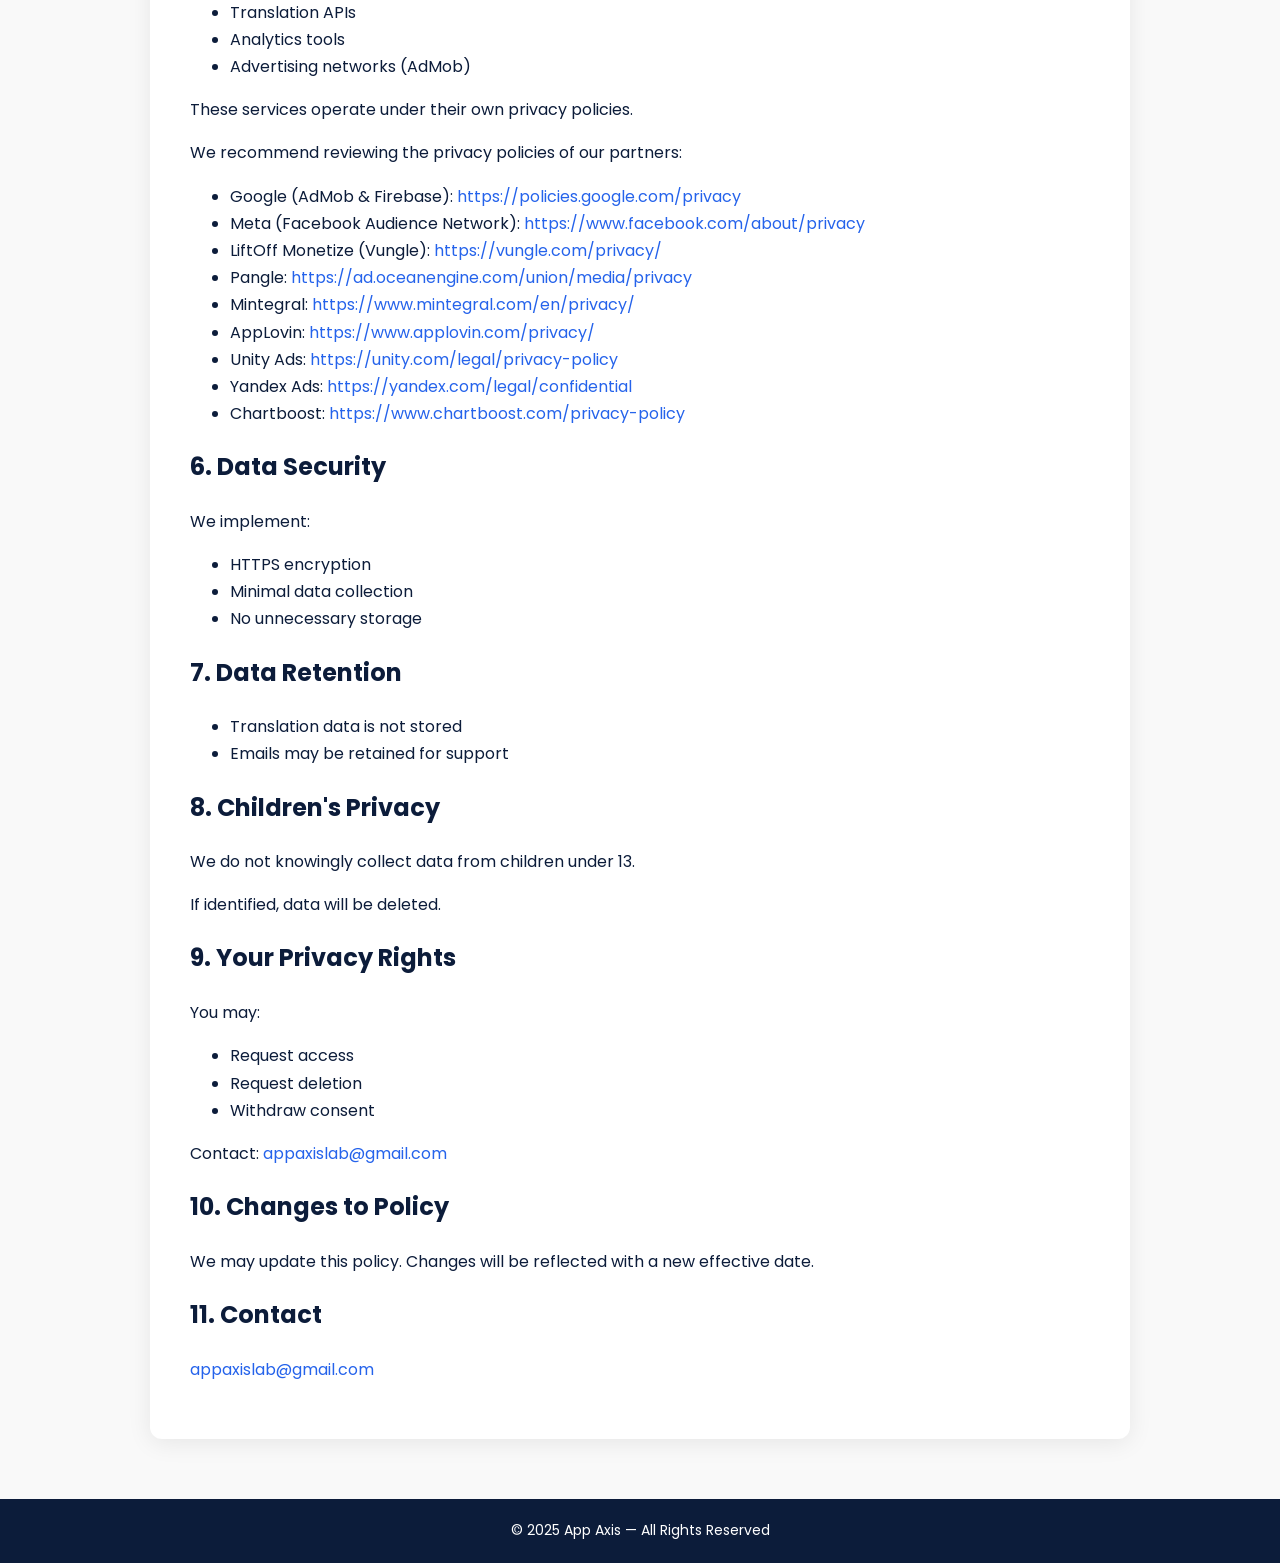
<file: ismarttranslator_privacy.html>
<!DOCTYPE html>
<html lang="en">
<head>
  <meta charset="UTF-8">
  <meta name="viewport" content="width=device-width, initial-scale=1.0">
  <title>App Axis</title>
  <link href="https://fonts.googleapis.com/css2?family=Poppins:wght@400;600;700&display=swap" rel="stylesheet">
<style>
    body {
      font-family: 'Poppins', sans-serif;
      background-color: #f9f9f9;
      color: #0c1c3a;
      line-height: 1.7;
      margin: 0;
      padding: 0;
    }
    header {
      background: #0c1c3a;
      color: #fff;
      text-align: center;
      padding: 40px 20px;
    }

    header h2{
      color: white;
    }
    main {
      max-width: 900px;
      margin: 50px auto;
      background: #fff;
      padding: 40px;
      border-radius: 12px;
      box-shadow: 0 4px 25px rgba(0, 0, 0, 0.08);
    }
    h1, h2 {
      color: #0c1c3a;
    }
    a {
      color: #2563eb;
      text-decoration: none;
    }
    footer {
      text-align: center;
      background: #0c1c3a;
      color: #fff;
      padding: 20px;
      margin-top: 60px;
      font-size: 14px;
    }

        /* Navbar */
    nav{
      width:90%;
      display:flex;
      justify-content:flex-end;
      align-items:center;
      padding:25px 70px;
      font-size:16px;
      background:#fff;
      box-shadow:0 2px 10px rgba(0,0,0,0.05);
      position:sticky;
      top:0;
      z-index:10;
    }
    nav a{
      text-decoration:none;
      color:#0c1c3a;
      margin-left:45px;
      transition:opacity .3s;
    }
    nav a:hover{opacity:.6;}

    /* Hero */
    .hero{
      text-align:center;
      margin-top:20px;
      margin-bottom:60px;
    }
    .hero img{
      width:520px;
      height:520px;
      margin-bottom:10px;
    }
    .hero h1{
      font-size:100px;
      font-weight:700;
      margin-top: -100px;
      margin-bottom:28px;

    }
    .hero p{
      font-size:18px;
      color:#42506b;
      margin-bottom: 40px;
    }
  </style>

</head>

<body>

  <!-- Navigation -->
  <nav>
    <a href="index.html">Home</a>
    <a href="#">Privacy</a>
  </nav>

  <!-- Hero -->
  <section class="hero">
    <img src="images/logo.png" alt="App Axis Logo">
    <h1>App Axis</h1>
    <p>Elevate your mobile experience</p>
  </section>

  <header>
  <h2>ISmart Translator Voice and Text Privacy Policy</h2>
  <p>Last updated: <strong>April 14, 2026</strong></p>
  </header>


  <main>
    <p>
      ISmart Translator Voice and Text ("we", "our", or "us") respects your privacy and is committed to protecting your personal information. This Privacy Policy explains how we collect, use, and safeguard your information when you use our mobile application.
    </p>

    <h2>1. Information We Collect</h2>
    <p><strong>a. Personal Information</strong></p>
    <p>We do not require account creation.</p>
    <p>If you contact us:</p>
    <ul>
      <li>Email address</li>
      <li>Any information you provide</li>
    </ul>

    <p><strong>b. Audio &amp; Text Data</strong></p>
    <p>To provide translation:</p>
    <ul>
      <li>Voice input (microphone)</li>
      <li>Text entered by the user</li>
    </ul>
    <p>Note:</p>
    <ul>
      <li>Data is processed in real-time</li>
      <li>We do not store this data permanently</li>
    </ul>

    <p><strong>c. Device Information</strong></p>
    <p>We may collect:</p>
    <ul>
      <li>Device model</li>
      <li>OS version</li>
      <li>App version</li>
      <li>Language settings</li>
    </ul>

    <p><strong>d. Usage Data</strong></p>
    <p>We may collect anonymized:</p>
    <ul>
      <li>App usage</li>
      <li>Crash logs</li>
      <li>Feature interaction</li>
    </ul>

    <h2>2. How We Use Information</h2>
    <ul>
      <li>Provide translation services</li>
      <li>Improve performance and UX</li>
      <li>Fix bugs</li>
      <li>Respond to support queries</li>
    </ul>

    <h2>3. Permissions</h2>
    <ul>
      <li><strong>Microphone:</strong> For voice translation. Not stored.</li>
      <li><strong>Internet:</strong> Required for translation and ads.</li>
    </ul>

    <h2>4. Advertising (Google AdMob)</h2>
    <p>We use Google AdMob to display ads.</p>
    <p>AdMob may collect and use:</p>
    <ul>
      <li>Device identifiers (e.g., Advertising ID)</li>
      <li>IP address</li>
      <li>App usage data</li>
    </ul>
    <p>This helps show personalized ads.</p>
    <p><strong>Personalized Ads</strong></p>
    <ul>
      <li>Ads may be tailored based on user interests</li>
      <li>Users in certain regions (EEA, UK, etc.) may be asked for consent</li>
    </ul>
    <p><strong>Opt-Out</strong></p>
    <p>Users can opt out of personalized advertising by:</p>
    <ul>
      <li>Adjusting device ad settings</li>
      <li>Visiting: <a href="https://adssettings.google.com" target="_blank" rel="noopener noreferrer">https://adssettings.google.com</a></li>
    </ul>
    <p>For more details: <a href="https://policies.google.com/privacy" target="_blank" rel="noopener noreferrer">https://policies.google.com/privacy</a></p>

    <h2>5. Third-Party Services</h2>
    <p>We may use:</p>
    <ul>
      <li>Translation APIs</li>
      <li>Analytics tools</li>
      <li>Advertising networks (AdMob)</li>
    </ul>
    <p>These services operate under their own privacy policies.</p>
    <p>We recommend reviewing the privacy policies of our partners:</p>
    <ul>
      <li>Google (AdMob &amp; Firebase): <a href="https://policies.google.com/privacy" target="_blank" rel="noopener noreferrer">https://policies.google.com/privacy</a></li>
      <li>Meta (Facebook Audience Network): <a href="https://www.facebook.com/about/privacy" target="_blank" rel="noopener noreferrer">https://www.facebook.com/about/privacy</a></li>
      <li>LiftOff Monetize (Vungle): <a href="https://vungle.com/privacy/" target="_blank" rel="noopener noreferrer">https://vungle.com/privacy/</a></li>
      <li>Pangle: <a href="https://ad.oceanengine.com/union/media/privacy" target="_blank" rel="noopener noreferrer">https://ad.oceanengine.com/union/media/privacy</a></li>
      <li>Mintegral: <a href="https://www.mintegral.com/en/privacy/" target="_blank" rel="noopener noreferrer">https://www.mintegral.com/en/privacy/</a></li>
      <li>AppLovin: <a href="https://www.applovin.com/privacy/" target="_blank" rel="noopener noreferrer">https://www.applovin.com/privacy/</a></li>
      <li>Unity Ads: <a href="https://unity.com/legal/privacy-policy" target="_blank" rel="noopener noreferrer">https://unity.com/legal/privacy-policy</a></li>
      <li>Yandex Ads: <a href="https://yandex.com/legal/confidential" target="_blank" rel="noopener noreferrer">https://yandex.com/legal/confidential</a></li>
      <li>Chartboost: <a href="https://www.chartboost.com/privacy-policy" target="_blank" rel="noopener noreferrer">https://www.chartboost.com/privacy-policy</a></li>
    </ul>

    <h2>6. Data Security</h2>
    <p>We implement:</p>
    <ul>
      <li>HTTPS encryption</li>
      <li>Minimal data collection</li>
      <li>No unnecessary storage</li>
    </ul>

    <h2>7. Data Retention</h2>
    <ul>
      <li>Translation data is not stored</li>
      <li>Emails may be retained for support</li>
    </ul>

    <h2>8. Children's Privacy</h2>
    <p>We do not knowingly collect data from children under 13.</p>
    <p>If identified, data will be deleted.</p>

    <h2>9. Your Privacy Rights</h2>
    <p>You may:</p>
    <ul>
      <li>Request access</li>
      <li>Request deletion</li>
      <li>Withdraw consent</li>
    </ul>
    <p>Contact: <a href="mailto:appaxislab@gmail.com">appaxislab@gmail.com</a></p>

    <h2>10. Changes to Policy</h2>
    <p>We may update this policy. Changes will be reflected with a new effective date.</p>

    <h2>11. Contact</h2>
    <p><a href="mailto:appaxislab@gmail.com">appaxislab@gmail.com</a></p>
  </main>

  <!-- Footer -->
  <footer>
    © 2025 App Axis — All Rights Reserved
  </footer>


</body>

</html>
</file>
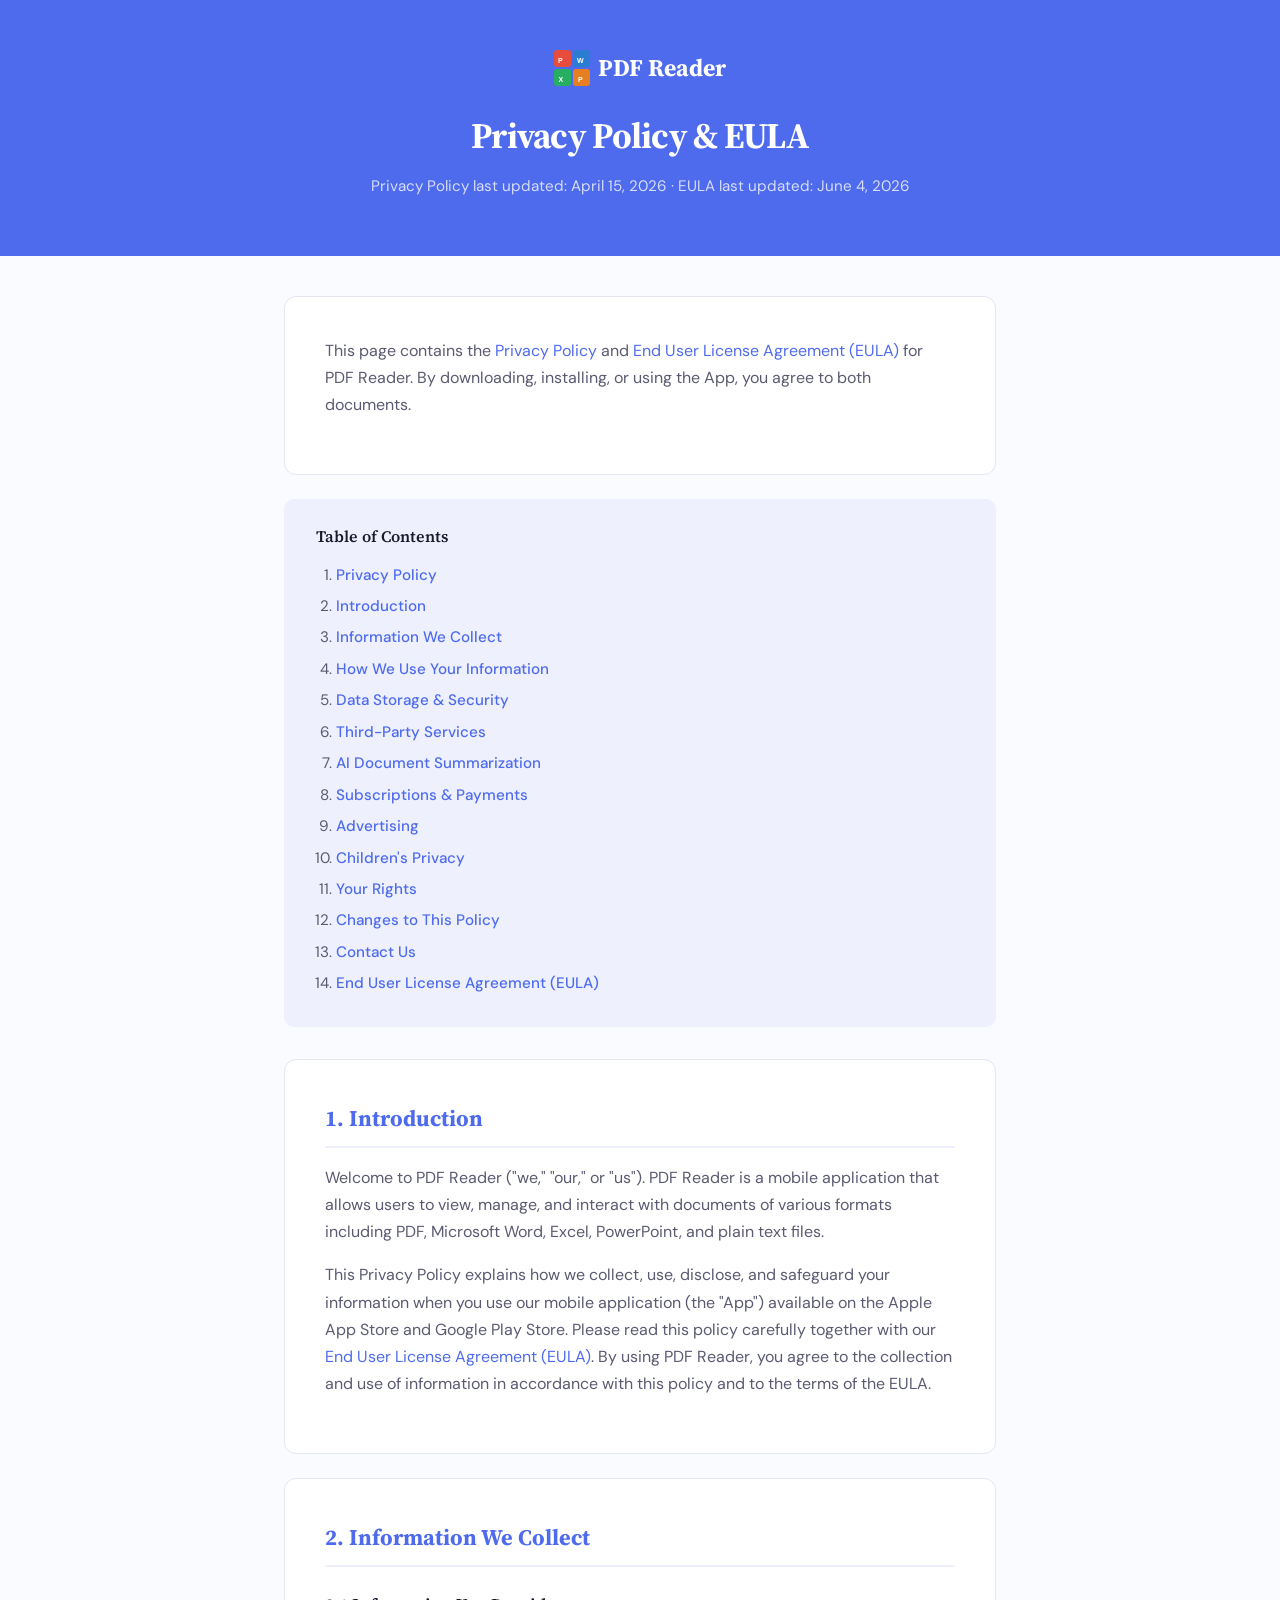
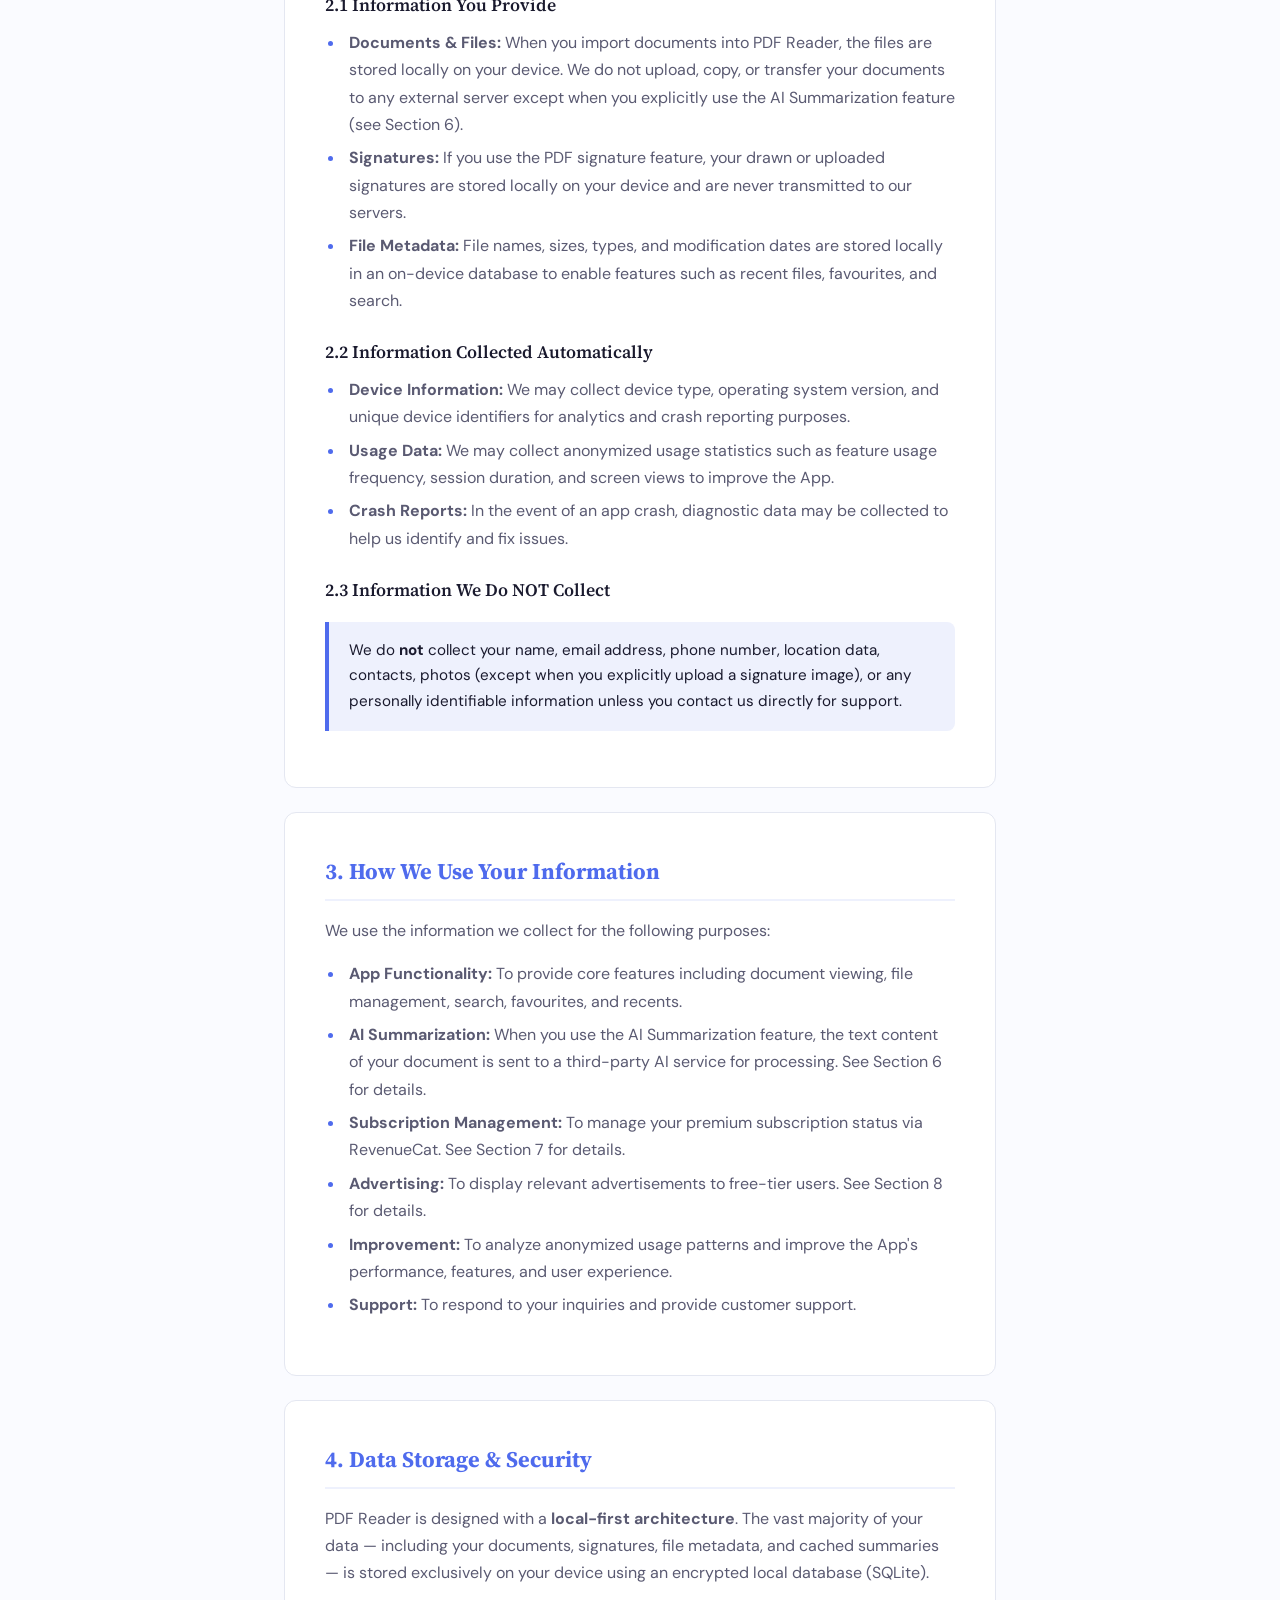
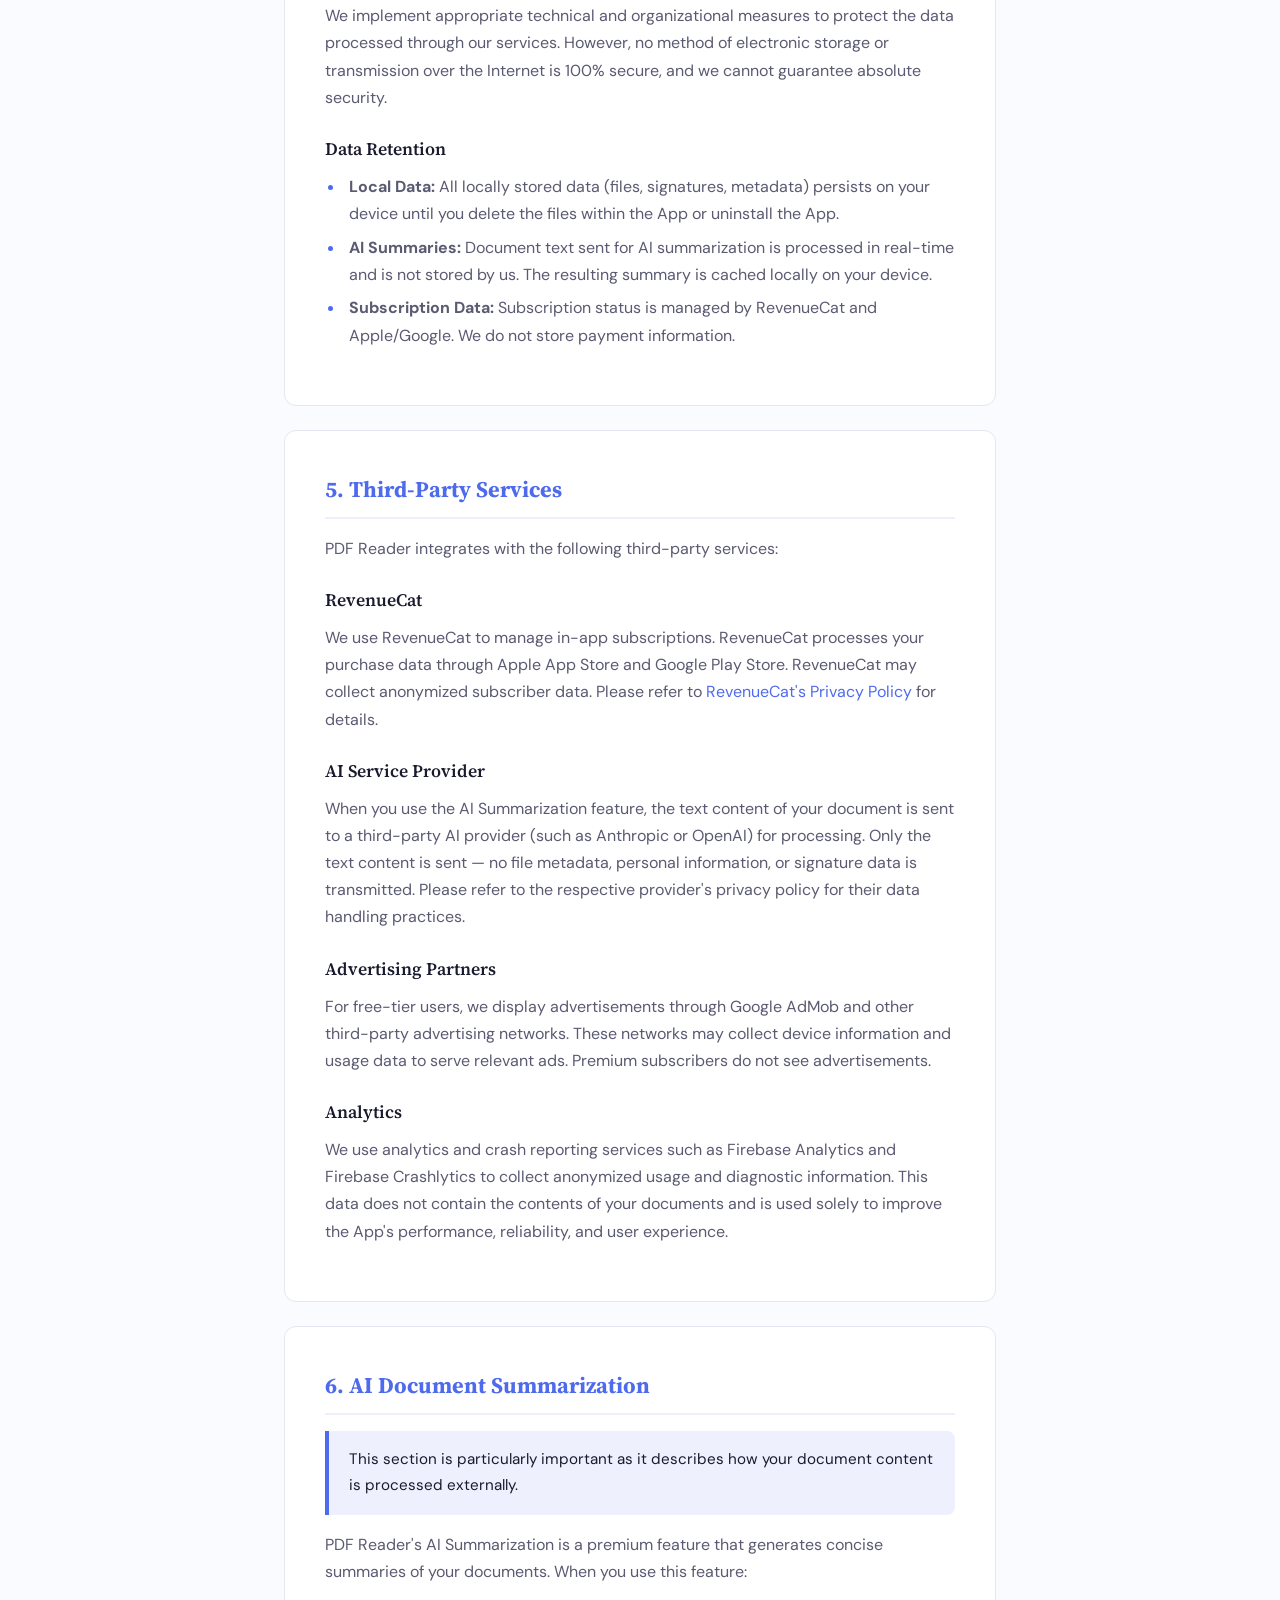
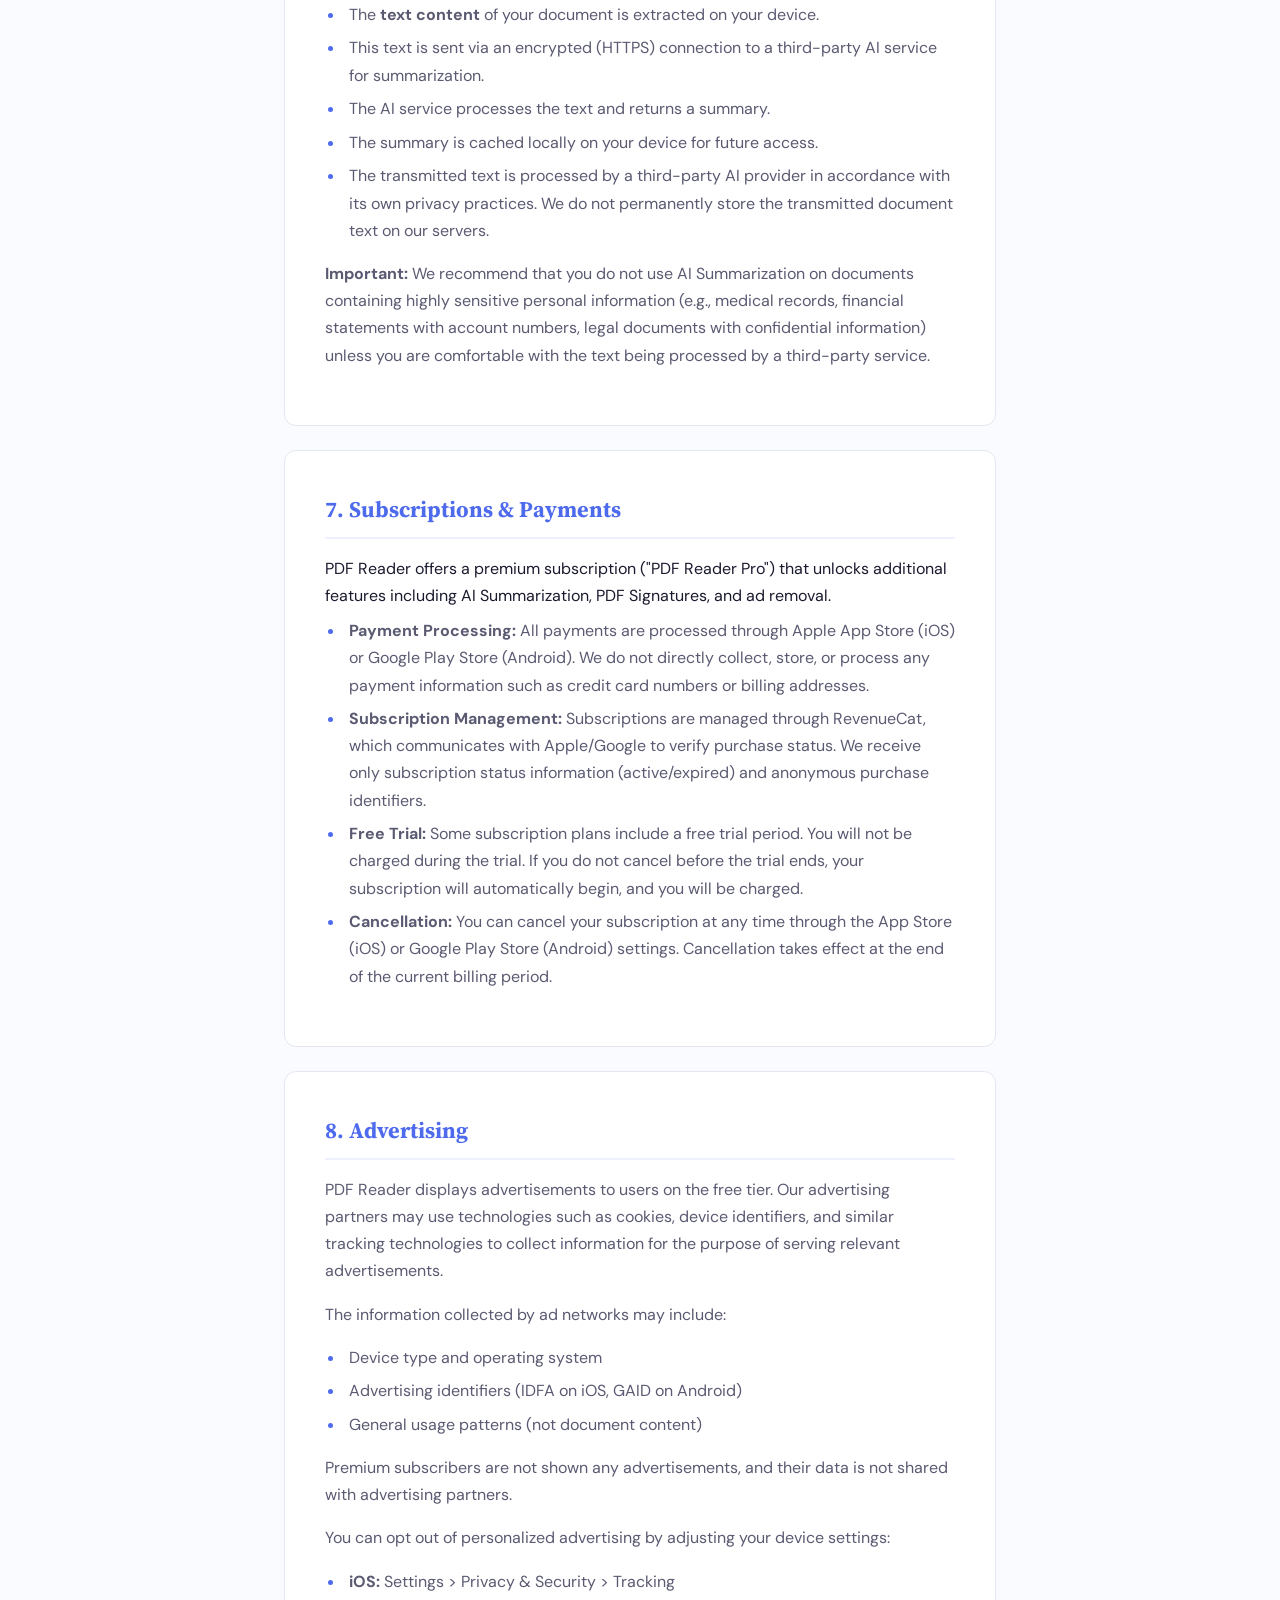
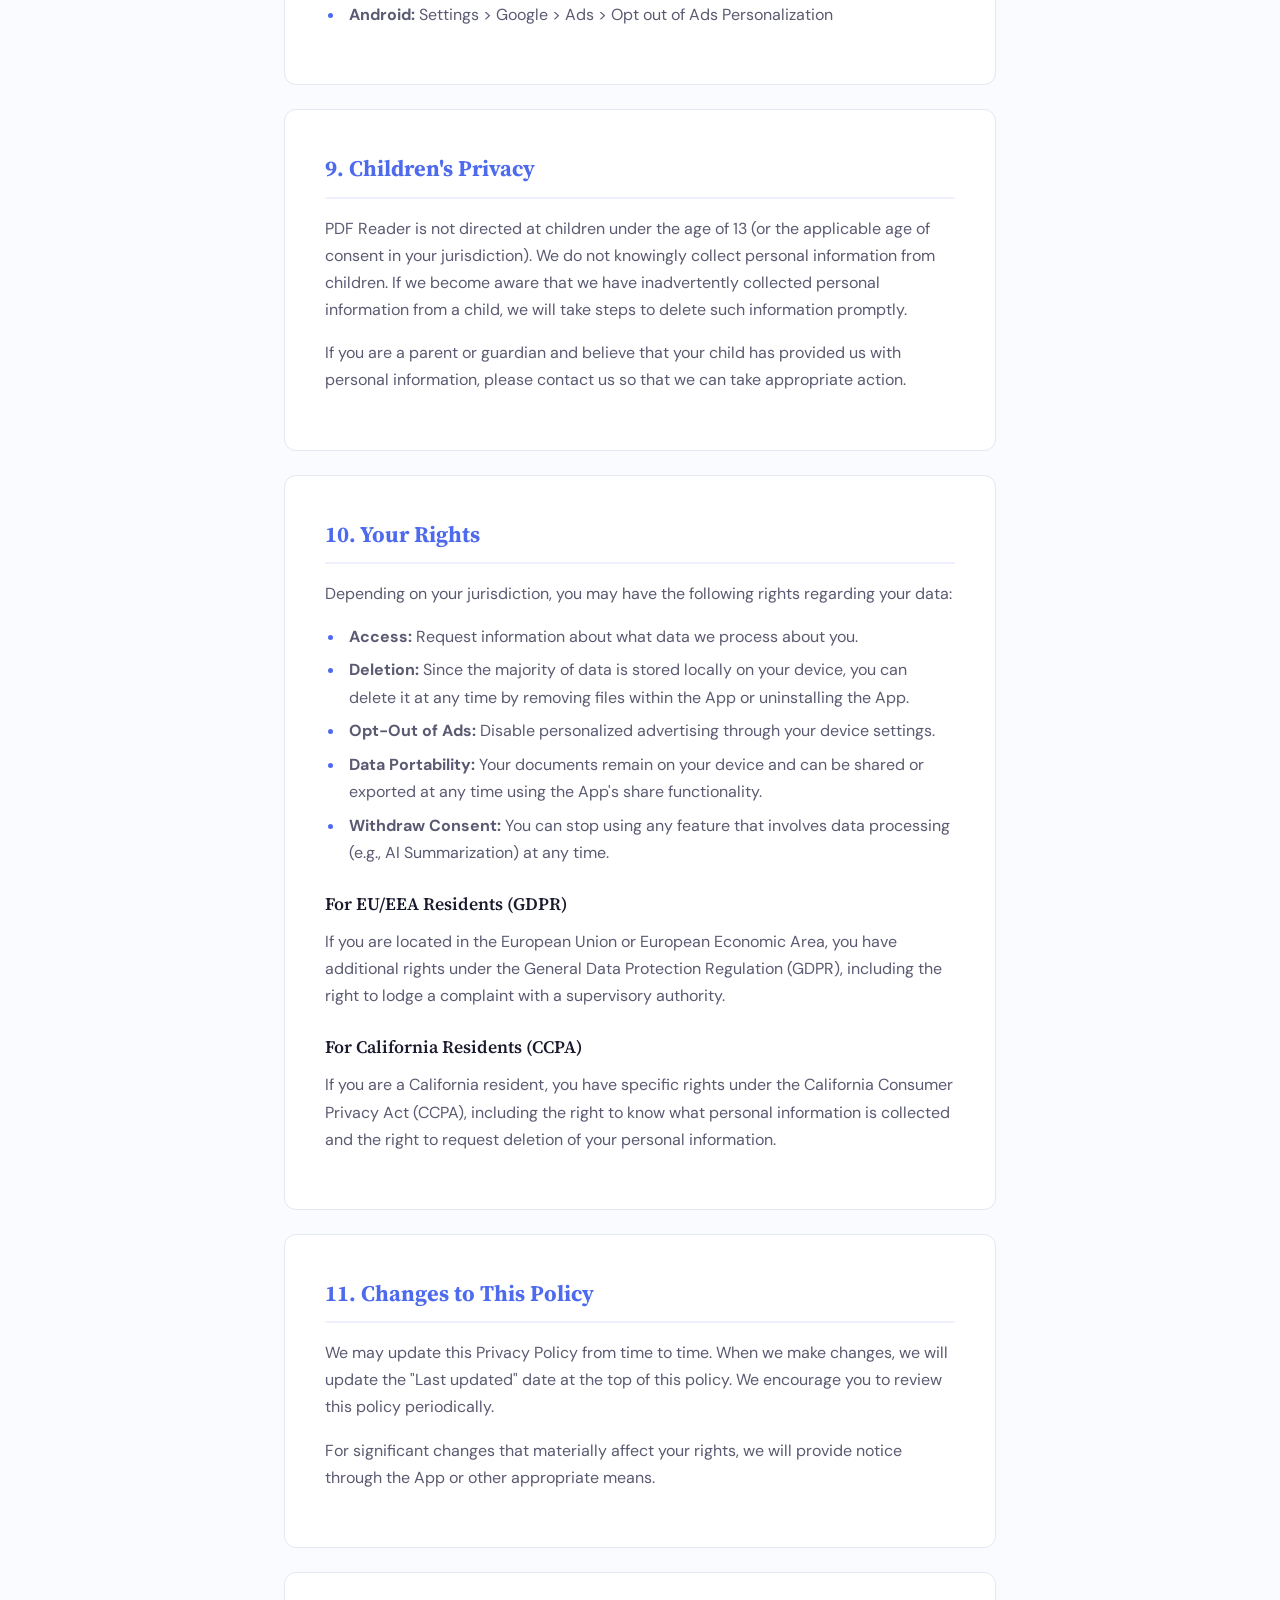
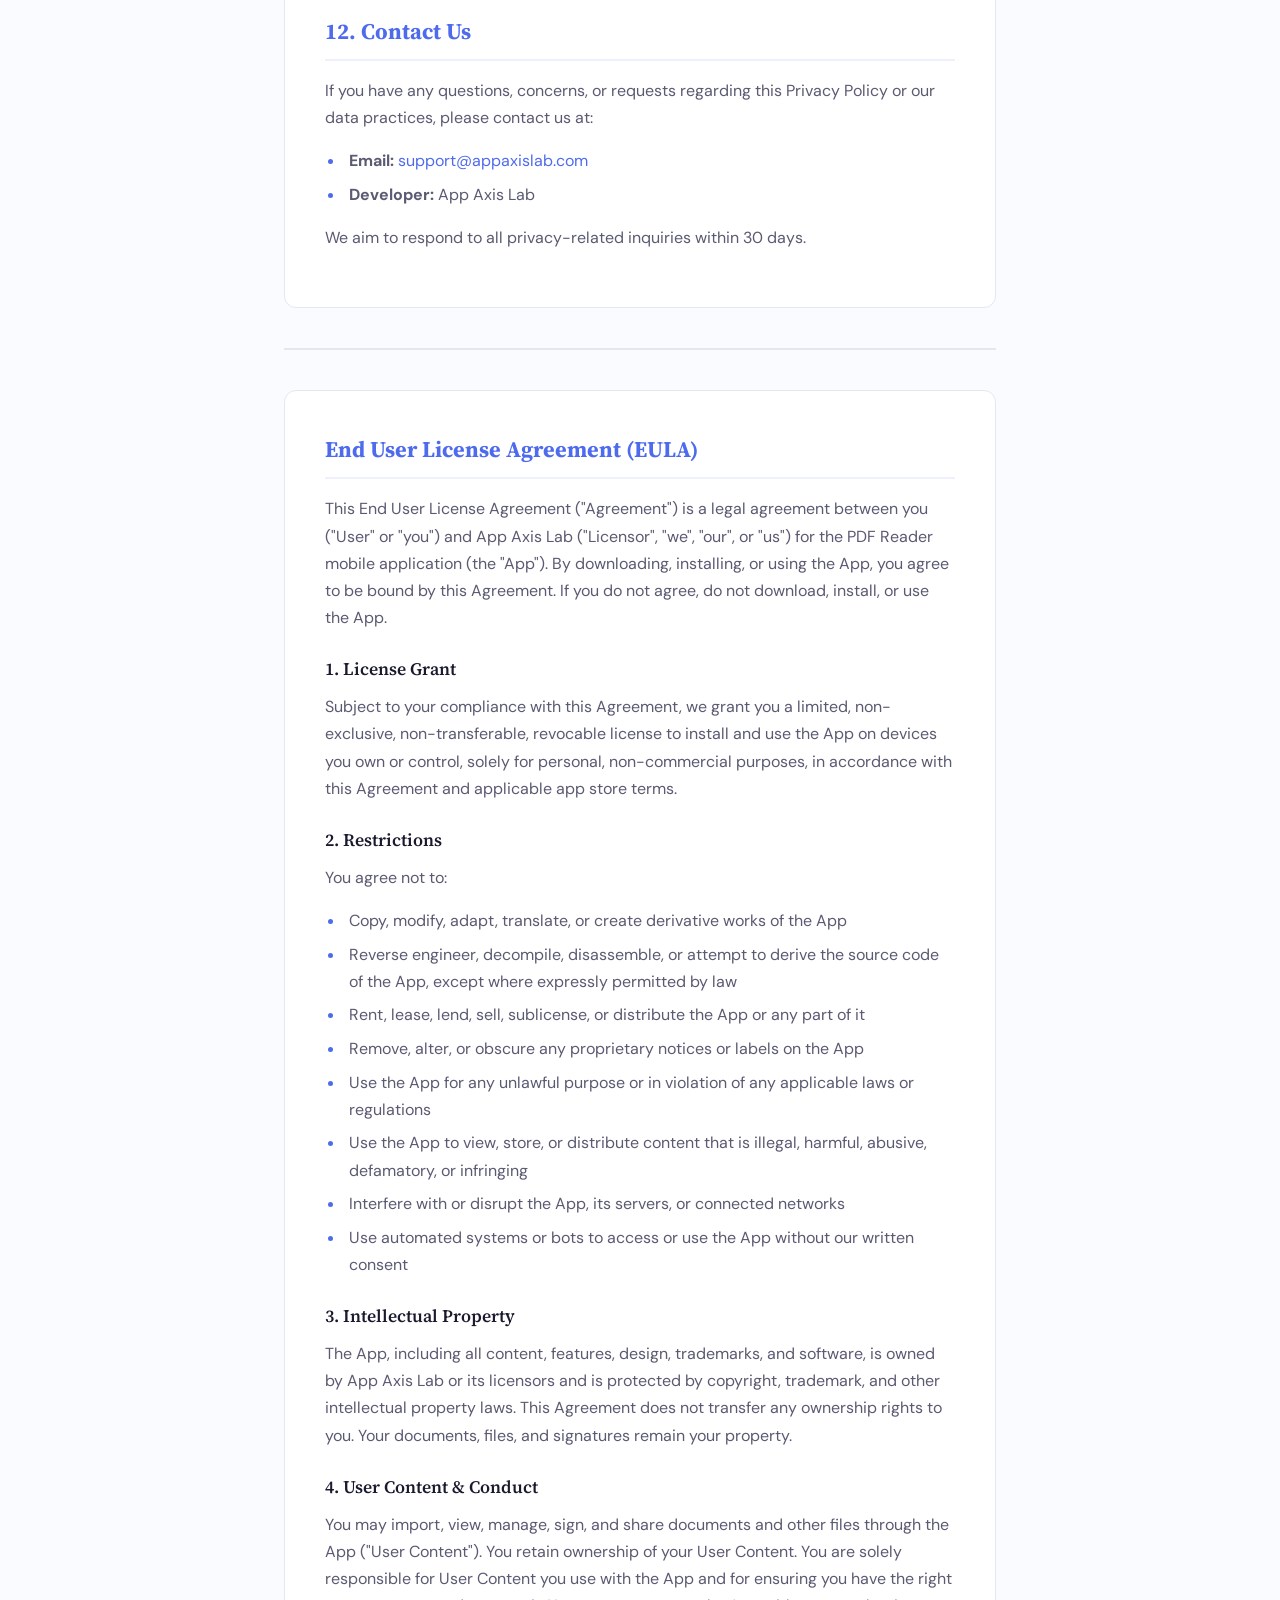
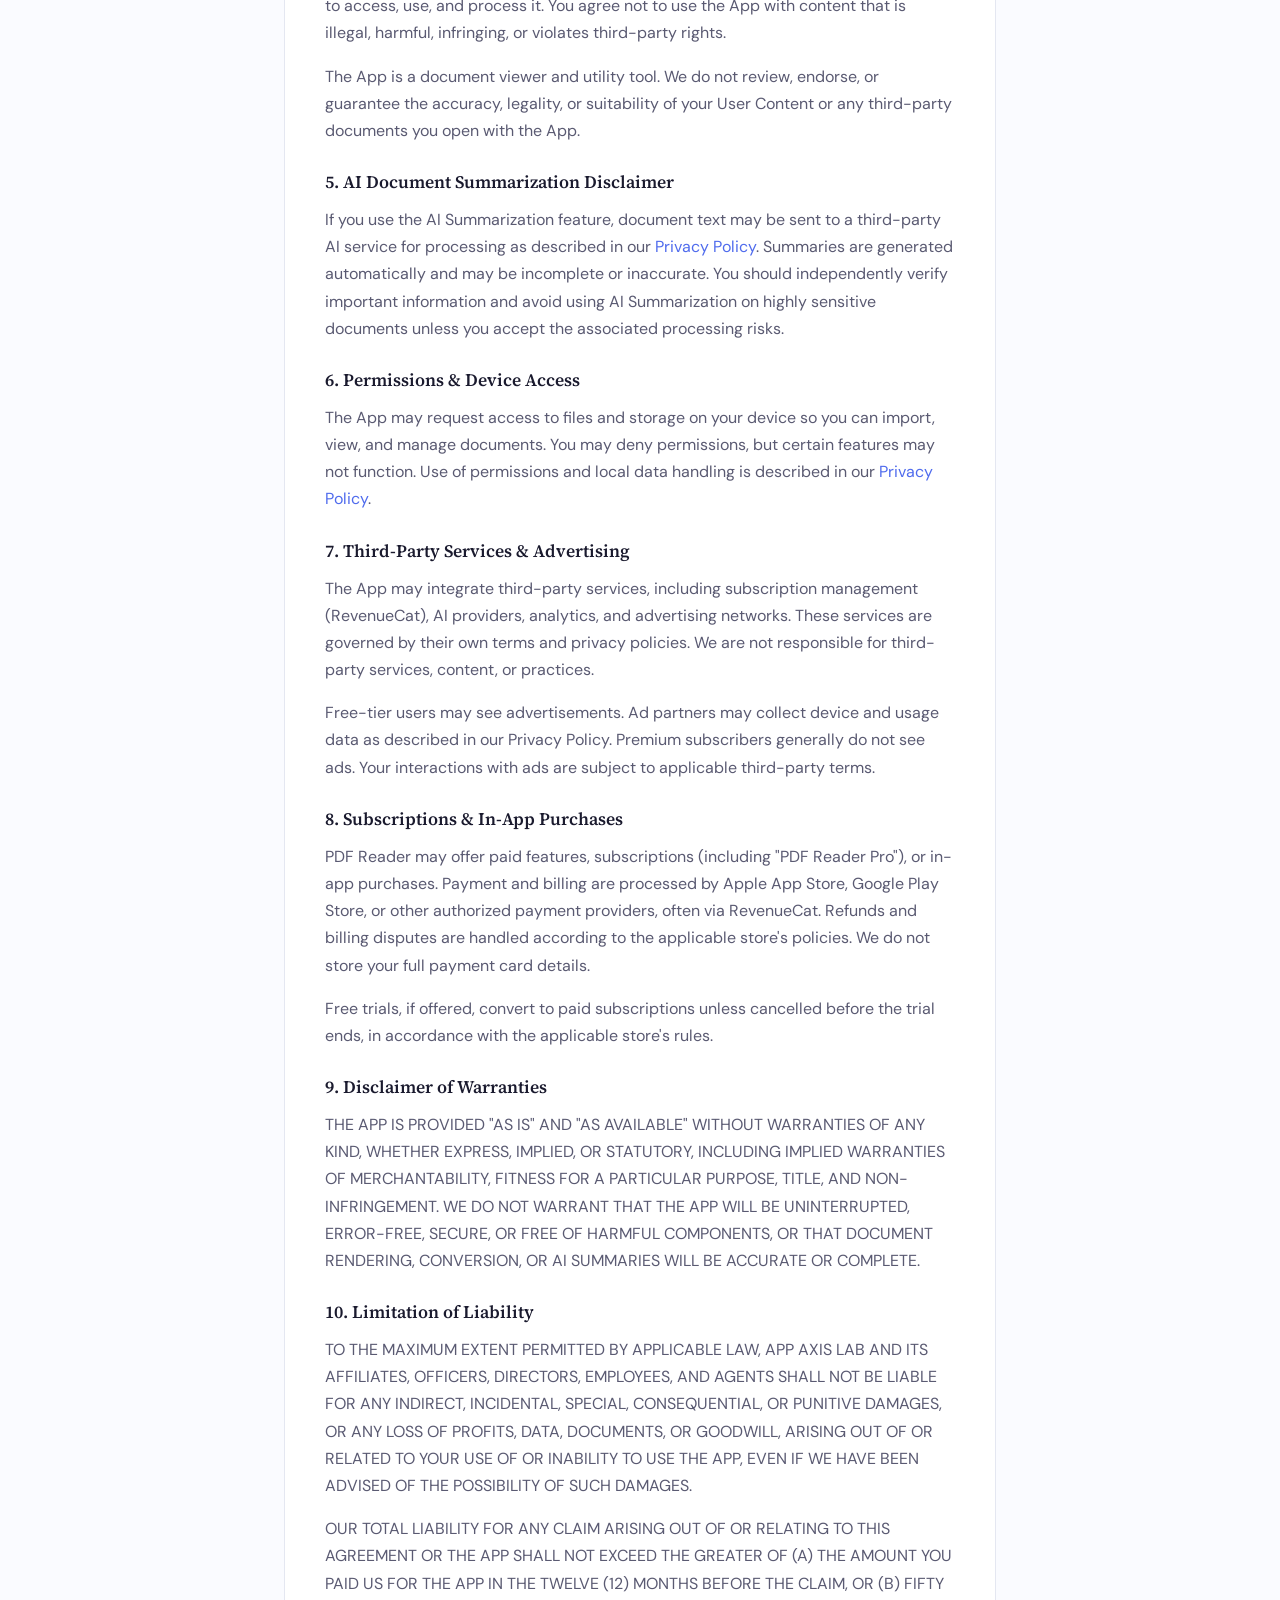
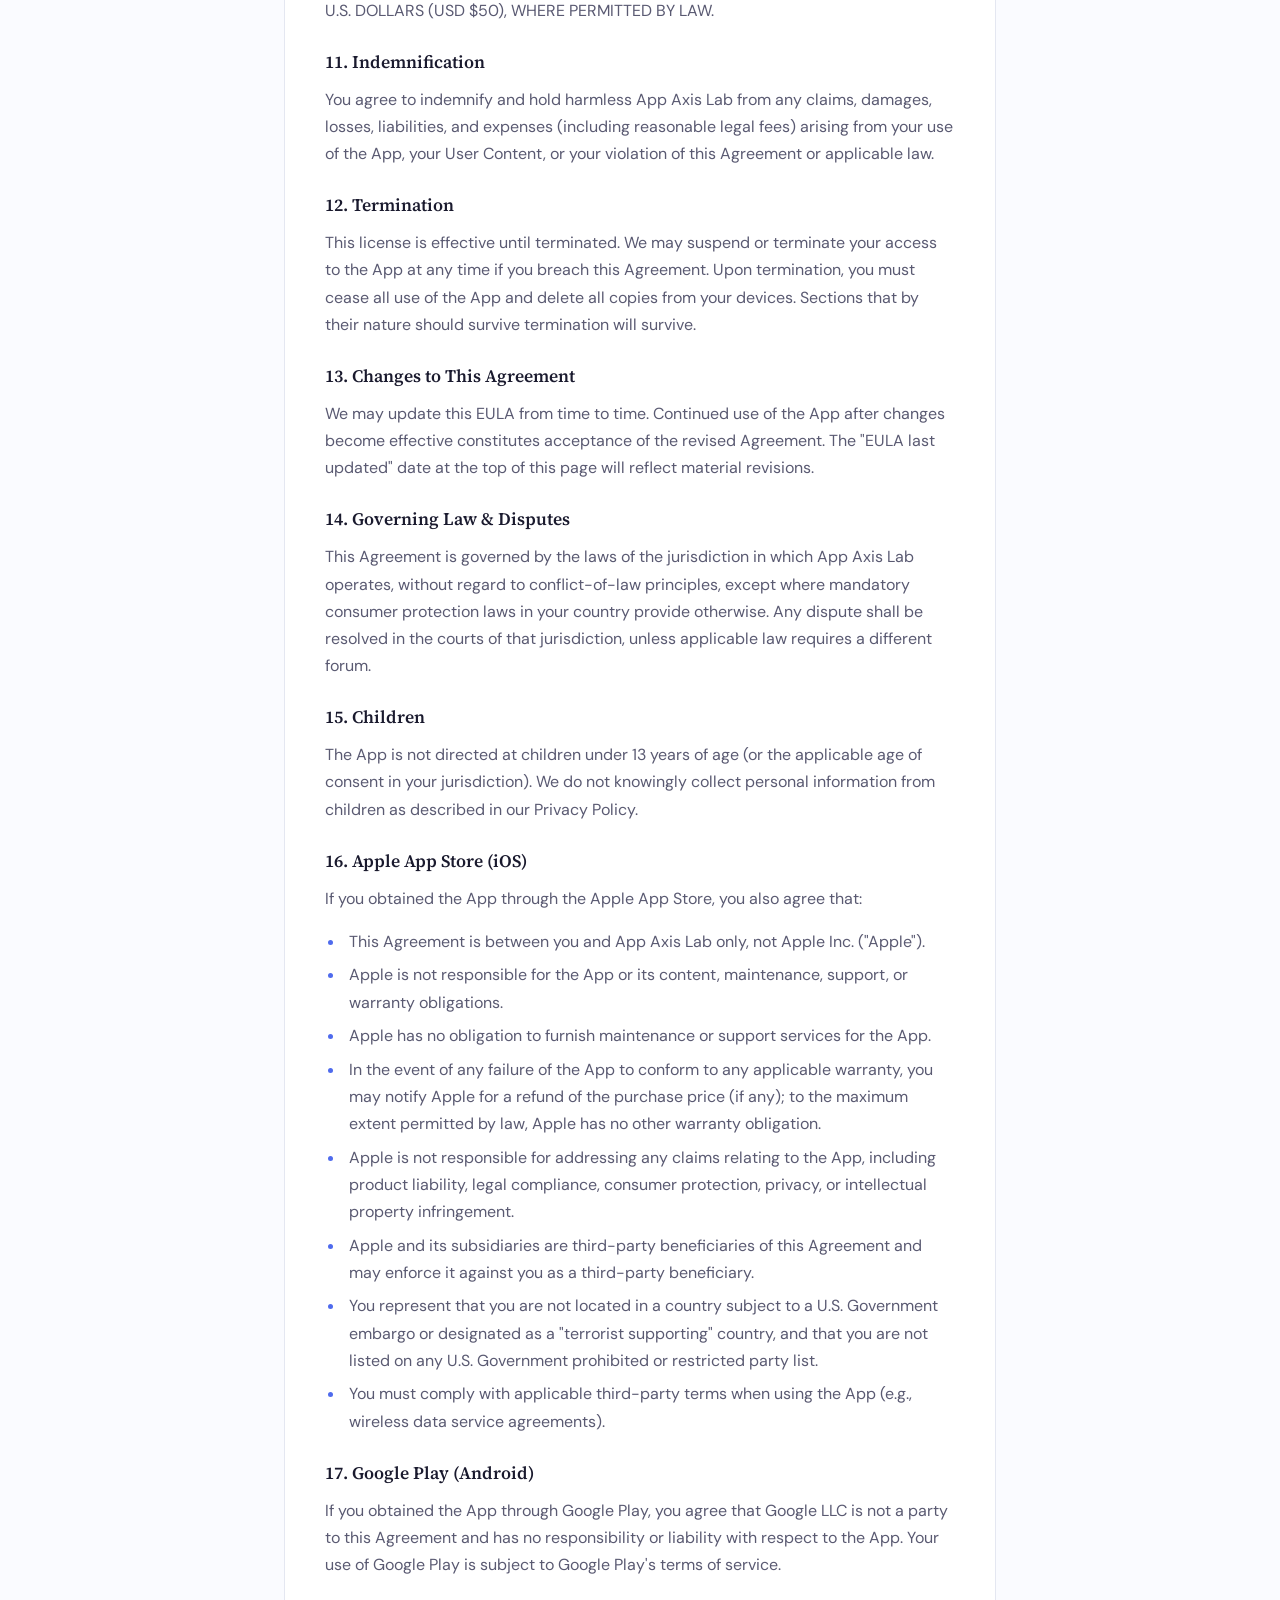
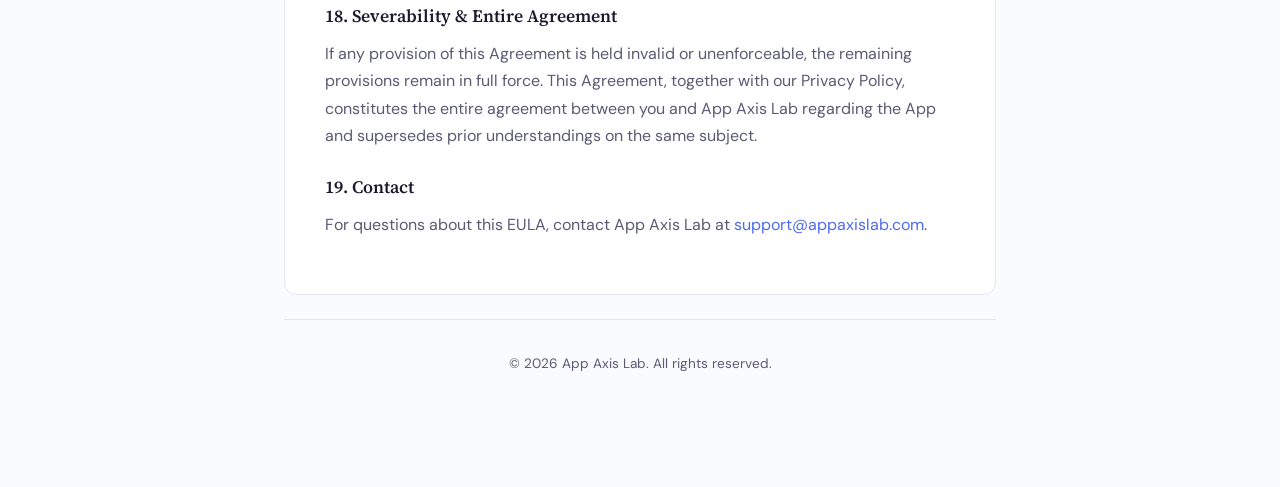
<file: pdfreader_privacy.html>
<!DOCTYPE html>
<html lang="en">
<head>
  <meta charset="UTF-8" />
  <meta name="viewport" content="width=device-width, initial-scale=1.0" />
  <title>PDF Reader — Privacy Policy &amp; EULA</title>
  <link rel="preconnect" href="https://fonts.googleapis.com" />
  <link rel="preconnect" href="https://fonts.gstatic.com" crossorigin />
  <link href="https://fonts.googleapis.com/css2?family=Source+Serif+4:opsz,wght@8..60,400;8..60,600;8..60,700&family=DM+Sans:wght@400;500;600&display=swap" rel="stylesheet" />
  <style>
    :root {
      --color-bg: #FAFBFF;
      --color-surface: #FFFFFF;
      --color-primary: #4F6BED;
      --color-primary-soft: #EEF1FD;
      --color-text: #1A1A2E;
      --color-text-secondary: #5A5A72;
      --color-border: #E4E7F1;
      --color-accent: #F5A623;
      --font-heading: 'Source Serif 4', Georgia, serif;
      --font-body: 'DM Sans', system-ui, sans-serif;
    }

    *, *::before, *::after { margin: 0; padding: 0; box-sizing: border-box; }

    body {
      font-family: var(--font-body);
      color: var(--color-text);
      background: var(--color-bg);
      line-height: 1.7;
      font-size: 16px;
      -webkit-font-smoothing: antialiased;
    }

    .header {
      background: var(--color-primary);
      color: #fff;
      padding: 3rem 1.5rem 2.5rem;
      text-align: center;
    }

    .header__logo {
      display: inline-flex;
      align-items: center;
      gap: 0.5rem;
      margin-bottom: 1rem;
      font-family: var(--font-heading);
      font-size: 1.5rem;
      font-weight: 700;
      color: #fff;
      text-decoration: none;
    }

    .header__logo svg {
      width: 36px;
      height: 36px;
    }

    .header h1 {
      font-family: var(--font-heading);
      font-size: 2.25rem;
      font-weight: 700;
      margin-bottom: 0.5rem;
      letter-spacing: -0.02em;
    }

    .header p {
      opacity: 0.85;
      font-size: 0.95rem;
    }

    .container {
      max-width: 760px;
      margin: 0 auto;
      padding: 2.5rem 1.5rem 4rem;
    }

    .card {
      background: var(--color-surface);
      border: 1px solid var(--color-border);
      border-radius: 12px;
      padding: 2.5rem;
      margin-bottom: 1.5rem;
    }

    h2 {
      font-family: var(--font-heading);
      font-size: 1.4rem;
      font-weight: 700;
      color: var(--color-primary);
      margin-bottom: 1rem;
      padding-bottom: 0.5rem;
      border-bottom: 2px solid var(--color-primary-soft);
    }

    h3 {
      font-family: var(--font-heading);
      font-size: 1.1rem;
      font-weight: 600;
      margin: 1.5rem 0 0.5rem;
      color: var(--color-text);
    }

    p {
      margin-bottom: 1rem;
      color: var(--color-text-secondary);
    }

    #last-updated {
      color: #EEF1FD;
    }

    ul {
      margin: 0.5rem 0 1rem 1.25rem;
      color: var(--color-text-secondary);
    }

    ul li {
      margin-bottom: 0.4rem;
      padding-left: 0.25rem;
    }

    ul li::marker {
      color: var(--color-primary);
    }

    a {
      color: var(--color-primary);
      text-decoration: none;
      border-bottom: 1px solid transparent;
      transition: border-color 0.2s;
    }

    a:hover {
      border-bottom-color: var(--color-primary);
    }

    .highlight-box {
      background: var(--color-primary-soft);
      border-left: 4px solid var(--color-primary);
      padding: 1rem 1.25rem;
      border-radius: 0 8px 8px 0;
      margin: 1rem 0;
      font-size: 0.95rem;
      color: var(--color-text);
    }

    .toc {
      background: var(--color-primary-soft);
      border-radius: 10px;
      padding: 1.5rem 2rem;
      margin-bottom: 2rem;
    }

    .toc__title {
      font-family: var(--font-heading);
      font-weight: 600;
      font-size: 1rem;
      margin-bottom: 0.75rem;
      color: var(--color-text);
    }

    .toc ol {
      margin: 0;
      padding-left: 1.25rem;
      color: var(--color-text-secondary);
    }

    .toc li {
      margin-bottom: 0.35rem;
      font-size: 0.95rem;
    }

    .toc a {
      color: var(--color-primary);
      font-weight: 500;
    }

    .footer {
      text-align: center;
      padding: 2rem 1.5rem;
      font-size: 0.85rem;
      color: var(--color-text-secondary);
      border-top: 1px solid var(--color-border);
      margin-top: 1rem;
    }

    .legal-divider {
      border: none;
      border-top: 2px solid var(--color-border);
      margin: 2.5rem 0;
    }

    section[id] {
      scroll-margin-top: 1.5rem;
    }

    .eula-section > h2:first-of-type {
      margin-top: 0;
    }

    @media (max-width: 640px) {
      .header h1 { font-size: 1.75rem; }
      .card { padding: 1.5rem; }
      .container { padding: 1.5rem 1rem 3rem; }
    }
  </style>
</head>
<body>

  <div class="header">
    <div class="header__logo">
      <svg viewBox="0 0 36 36" fill="none" xmlns="http://www.w3.org/2000/svg">
        <rect width="17" height="17" rx="3" fill="#E74C3C"/>
        <rect x="19" width="17" height="17" rx="3" fill="#2B7CD3"/>
        <rect y="19" width="17" height="17" rx="3" fill="#27AE60"/>
        <rect x="19" y="19" width="17" height="17" rx="3" fill="#E67E22"/>
        <text x="4" y="13" font-size="7" fill="white" font-weight="bold" font-family="Arial">P</text>
        <text x="23" y="13" font-size="7" fill="white" font-weight="bold" font-family="Arial">W</text>
        <text x="4.5" y="32" font-size="7" fill="white" font-weight="bold" font-family="Arial">X</text>
        <text x="24" y="32" font-size="7" fill="white" font-weight="bold" font-family="Arial">P</text>
      </svg>
      PDF Reader
    </div>
    <h1>Privacy Policy &amp; EULA</h1>
    <p id="last-updated">Privacy Policy last updated: April 15, 2026 · EULA last updated: June 4, 2026</p>
  </div>

  <div class="container">

    <div class="card">
      <p>
        This page contains the <a href="#privacy">Privacy Policy</a> and <a href="#eula">End User License Agreement (EULA)</a> for PDF Reader. By downloading, installing, or using the App, you agree to both documents.
      </p>
    </div>

    <div class="toc">
      <div class="toc__title">Table of Contents</div>
      <ol>
        <li><a href="#privacy">Privacy Policy</a></li>
        <li><a href="#introduction">Introduction</a></li>
        <li><a href="#information-we-collect">Information We Collect</a></li>
        <li><a href="#how-we-use">How We Use Your Information</a></li>
        <li><a href="#data-storage">Data Storage &amp; Security</a></li>
        <li><a href="#third-party">Third-Party Services</a></li>
        <li><a href="#ai-summarization">AI Document Summarization</a></li>
        <li><a href="#subscriptions">Subscriptions &amp; Payments</a></li>
        <li><a href="#advertising">Advertising</a></li>
        <li><a href="#children">Children's Privacy</a></li>
        <li><a href="#your-rights">Your Rights</a></li>
        <li><a href="#changes">Changes to This Policy</a></li>
        <li><a href="#contact">Contact Us</a></li>
        <li><a href="#eula">End User License Agreement (EULA)</a></li>
      </ol>
    </div>

    <section id="privacy">

    <div class="card" id="introduction">
      <h2>1. Introduction</h2>
      <p>Welcome to PDF Reader ("we," "our," or "us"). PDF Reader is a mobile application that allows users to view, manage, and interact with documents of various formats including PDF, Microsoft Word, Excel, PowerPoint, and plain text files.</p>
      <p>This Privacy Policy explains how we collect, use, disclose, and safeguard your information when you use our mobile application (the "App") available on the Apple App Store and Google Play Store. Please read this policy carefully together with our <a href="#eula">End User License Agreement (EULA)</a>. By using PDF Reader, you agree to the collection and use of information in accordance with this policy and to the terms of the EULA.</p>
    </div>

    <div class="card" id="information-we-collect">
      <h2>2. Information We Collect</h2>

      <h3>2.1 Information You Provide</h3>
      <ul>
        <li><strong>Documents &amp; Files:</strong> When you import documents into PDF Reader, the files are stored locally on your device. We do not upload, copy, or transfer your documents to any external server except when you explicitly use the AI Summarization feature (see Section 6).</li>
        <li><strong>Signatures:</strong> If you use the PDF signature feature, your drawn or uploaded signatures are stored locally on your device and are never transmitted to our servers.</li>
        <li><strong>File Metadata:</strong> File names, sizes, types, and modification dates are stored locally in an on-device database to enable features such as recent files, favourites, and search.</li>
      </ul>

      <h3>2.2 Information Collected Automatically</h3>
      <ul>
        <li><strong>Device Information:</strong> We may collect device type, operating system version, and unique device identifiers for analytics and crash reporting purposes.</li>
        <li><strong>Usage Data:</strong> We may collect anonymized usage statistics such as feature usage frequency, session duration, and screen views to improve the App.</li>
        <li><strong>Crash Reports:</strong> In the event of an app crash, diagnostic data may be collected to help us identify and fix issues.</li>
      </ul>

      <h3>2.3 Information We Do NOT Collect</h3>
      <div class="highlight-box">
        We do <strong>not</strong> collect your name, email address, phone number, location data, contacts, photos (except when you explicitly upload a signature image), or any personally identifiable information unless you contact us directly for support.
      </div>
    </div>

    <div class="card" id="how-we-use">
      <h2>3. How We Use Your Information</h2>
      <p>We use the information we collect for the following purposes:</p>
      <ul>
        <li><strong>App Functionality:</strong> To provide core features including document viewing, file management, search, favourites, and recents.</li>
        <li><strong>AI Summarization:</strong> When you use the AI Summarization feature, the text content of your document is sent to a third-party AI service for processing. See Section 6 for details.</li>
        <li><strong>Subscription Management:</strong> To manage your premium subscription status via RevenueCat. See Section 7 for details.</li>
        <li><strong>Advertising:</strong> To display relevant advertisements to free-tier users. See Section 8 for details.</li>
        <li><strong>Improvement:</strong> To analyze anonymized usage patterns and improve the App's performance, features, and user experience.</li>
        <li><strong>Support:</strong> To respond to your inquiries and provide customer support.</li>
      </ul>
    </div>

    <div class="card" id="data-storage">
      <h2>4. Data Storage &amp; Security</h2>
      <p>PDF Reader is designed with a <strong>local-first architecture</strong>. The vast majority of your data — including your documents, signatures, file metadata, and cached summaries — is stored exclusively on your device using an encrypted local database (SQLite).</p>
      <p>We implement appropriate technical and organizational measures to protect the data processed through our services. However, no method of electronic storage or transmission over the Internet is 100% secure, and we cannot guarantee absolute security.</p>

      <h3>Data Retention</h3>
      <ul>
        <li><strong>Local Data:</strong> All locally stored data (files, signatures, metadata) persists on your device until you delete the files within the App or uninstall the App.</li>
        <li><strong>AI Summaries:</strong> Document text sent for AI summarization is processed in real-time and is not stored by us. The resulting summary is cached locally on your device.</li>
        <li><strong>Subscription Data:</strong> Subscription status is managed by RevenueCat and Apple/Google. We do not store payment information.</li>
      </ul>
    </div>

    <div class="card" id="third-party">
      <h2>5. Third-Party Services</h2>
      <p>PDF Reader integrates with the following third-party services:</p>

      <h3>RevenueCat</h3>
      <p>We use RevenueCat to manage in-app subscriptions. RevenueCat processes your purchase data through Apple App Store and Google Play Store. RevenueCat may collect anonymized subscriber data. Please refer to <a href="https://www.revenuecat.com/privacy" target="_blank" rel="noopener">RevenueCat's Privacy Policy</a> for details.</p>

      <h3>AI Service Provider</h3>
      <p>When you use the AI Summarization feature, the text content of your document is sent to a third-party AI provider (such as Anthropic or OpenAI) for processing. Only the text content is sent — no file metadata, personal information, or signature data is transmitted. Please refer to the respective provider's privacy policy for their data handling practices.</p>

      <h3>Advertising Partners</h3>
      <p>For free-tier users, we display advertisements through Google AdMob and other third-party advertising networks. These networks may collect device information and usage data to serve relevant ads. Premium subscribers do not see advertisements.</p>
      <h3>Analytics</h3>
      <p>We use analytics and crash reporting services such as Firebase Analytics and Firebase Crashlytics to collect anonymized usage and diagnostic information. This data does not contain the contents of your documents and is used solely to improve the App's performance, reliability, and user experience.</p>
    </div>

    <div class="card" id="ai-summarization">
      <h2>6. AI Document Summarization</h2>
      <div class="highlight-box">
        This section is particularly important as it describes how your document content is processed externally.
      </div>
      <p>PDF Reader's AI Summarization is a premium feature that generates concise summaries of your documents. When you use this feature:</p>
      <ul>
        <li>The <strong>text content</strong> of your document is extracted on your device.</li>
        <li>This text is sent via an encrypted (HTTPS) connection to a third-party AI service for summarization.</li>
        <li>The AI service processes the text and returns a summary.</li>
        <li>The summary is cached locally on your device for future access.</li>
        <li>The transmitted text is processed by a third-party AI provider in accordance with its own privacy practices. We do not permanently store the transmitted document text on our servers.</li>
      </ul>
      <p><strong>Important:</strong> We recommend that you do not use AI Summarization on documents containing highly sensitive personal information (e.g., medical records, financial statements with account numbers, legal documents with confidential information) unless you are comfortable with the text being processed by a third-party service.</p>
    </div>

    <div class="card" id="subscriptions">
      <h2>7. Subscriptions &amp; Payments</h2>
      PDF Reader offers a premium subscription ("PDF Reader Pro") that unlocks additional features including AI Summarization, PDF Signatures, and ad removal.
      <ul>
        <li><strong>Payment Processing:</strong> All payments are processed through Apple App Store (iOS) or Google Play Store (Android). We do not directly collect, store, or process any payment information such as credit card numbers or billing addresses.</li>
        <li><strong>Subscription Management:</strong> Subscriptions are managed through RevenueCat, which communicates with Apple/Google to verify purchase status. We receive only subscription status information (active/expired) and anonymous purchase identifiers.</li>
        <li><strong>Free Trial:</strong> Some subscription plans include a free trial period. You will not be charged during the trial. If you do not cancel before the trial ends, your subscription will automatically begin, and you will be charged.</li>
        <li><strong>Cancellation:</strong> You can cancel your subscription at any time through the App Store (iOS) or Google Play Store (Android) settings. Cancellation takes effect at the end of the current billing period.</li>
      </ul>
    </div>

    <div class="card" id="advertising">
      <h2>8. Advertising</h2>
      <p>PDF Reader displays advertisements to users on the free tier. Our advertising partners may use technologies such as cookies, device identifiers, and similar tracking technologies to collect information for the purpose of serving relevant advertisements.</p>
      <p>The information collected by ad networks may include:</p>
      <ul>
        <li>Device type and operating system</li>
        <li>Advertising identifiers (IDFA on iOS, GAID on Android)</li>
        <li>General usage patterns (not document content)</li>
      </ul>
      <p>Premium subscribers are not shown any advertisements, and their data is not shared with advertising partners.</p>
      <p>You can opt out of personalized advertising by adjusting your device settings:</p>
      <ul>
        <li><strong>iOS:</strong> Settings &gt; Privacy &amp; Security &gt; Tracking</li>
        <li><strong>Android:</strong> Settings &gt; Google &gt; Ads &gt; Opt out of Ads Personalization</li>
      </ul>
    </div>

    <div class="card" id="children">
      <h2>9. Children's Privacy</h2>
      <p>PDF Reader is not directed at children under the age of 13 (or the applicable age of consent in your jurisdiction). We do not knowingly collect personal information from children. If we become aware that we have inadvertently collected personal information from a child, we will take steps to delete such information promptly.</p>
      <p>If you are a parent or guardian and believe that your child has provided us with personal information, please contact us so that we can take appropriate action.</p>
    </div>

    <div class="card" id="your-rights">
      <h2>10. Your Rights</h2>
      <p>Depending on your jurisdiction, you may have the following rights regarding your data:</p>
      <ul>
        <li><strong>Access:</strong> Request information about what data we process about you.</li>
        <li><strong>Deletion:</strong> Since the majority of data is stored locally on your device, you can delete it at any time by removing files within the App or uninstalling the App.</li>
        <li><strong>Opt-Out of Ads:</strong> Disable personalized advertising through your device settings.</li>
        <li><strong>Data Portability:</strong> Your documents remain on your device and can be shared or exported at any time using the App's share functionality.</li>
        <li><strong>Withdraw Consent:</strong> You can stop using any feature that involves data processing (e.g., AI Summarization) at any time.</li>
      </ul>

      <h3>For EU/EEA Residents (GDPR)</h3>
      <p>If you are located in the European Union or European Economic Area, you have additional rights under the General Data Protection Regulation (GDPR), including the right to lodge a complaint with a supervisory authority.</p>

      <h3>For California Residents (CCPA)</h3>
      <p>If you are a California resident, you have specific rights under the California Consumer Privacy Act (CCPA), including the right to know what personal information is collected and the right to request deletion of your personal information.</p>
    </div>

    <div class="card" id="changes">
      <h2>11. Changes to This Policy</h2>
      <p>We may update this Privacy Policy from time to time. When we make changes, we will update the "Last updated" date at the top of this policy. We encourage you to review this policy periodically.</p>
      <p>For significant changes that materially affect your rights, we will provide notice through the App or other appropriate means.</p>
    </div>

    <div class="card" id="contact">
      <h2>12. Contact Us</h2>
      <p>If you have any questions, concerns, or requests regarding this Privacy Policy or our data practices, please contact us at:</p>
      <ul>
        <li><strong>Email:</strong> <a href="mailto:support@appaxislab.com">support@appaxislab.com</a></li>
        <li><strong>Developer:</strong> App Axis Lab</li>
      </ul>
      <p>We aim to respond to all privacy-related inquiries within 30 days.</p>
    </div>

    </section>

    <hr class="legal-divider">

    <section id="eula" class="eula-section">

    <div class="card">
      <h2>End User License Agreement (EULA)</h2>
      <p>
        This End User License Agreement ("Agreement") is a legal agreement between you ("User" or "you") and App Axis Lab ("Licensor", "we", "our", or "us") for the PDF Reader mobile application (the "App"). By downloading, installing, or using the App, you agree to be bound by this Agreement. If you do not agree, do not download, install, or use the App.
      </p>

      <h3>1. License Grant</h3>
      <p>
        Subject to your compliance with this Agreement, we grant you a limited, non-exclusive, non-transferable, revocable license to install and use the App on devices you own or control, solely for personal, non-commercial purposes, in accordance with this Agreement and applicable app store terms.
      </p>

      <h3>2. Restrictions</h3>
      <p>You agree not to:</p>
      <ul>
        <li>Copy, modify, adapt, translate, or create derivative works of the App</li>
        <li>Reverse engineer, decompile, disassemble, or attempt to derive the source code of the App, except where expressly permitted by law</li>
        <li>Rent, lease, lend, sell, sublicense, or distribute the App or any part of it</li>
        <li>Remove, alter, or obscure any proprietary notices or labels on the App</li>
        <li>Use the App for any unlawful purpose or in violation of any applicable laws or regulations</li>
        <li>Use the App to view, store, or distribute content that is illegal, harmful, abusive, defamatory, or infringing</li>
        <li>Interfere with or disrupt the App, its servers, or connected networks</li>
        <li>Use automated systems or bots to access or use the App without our written consent</li>
      </ul>

      <h3>3. Intellectual Property</h3>
      <p>
        The App, including all content, features, design, trademarks, and software, is owned by App Axis Lab or its licensors and is protected by copyright, trademark, and other intellectual property laws. This Agreement does not transfer any ownership rights to you. Your documents, files, and signatures remain your property.
      </p>

      <h3>4. User Content &amp; Conduct</h3>
      <p>
        You may import, view, manage, sign, and share documents and other files through the App ("User Content"). You retain ownership of your User Content. You are solely responsible for User Content you use with the App and for ensuring you have the right to access, use, and process it. You agree not to use the App with content that is illegal, harmful, infringing, or violates third-party rights.
      </p>
      <p>
        The App is a document viewer and utility tool. We do not review, endorse, or guarantee the accuracy, legality, or suitability of your User Content or any third-party documents you open with the App.
      </p>

      <h3>5. AI Document Summarization Disclaimer</h3>
      <p>
        If you use the AI Summarization feature, document text may be sent to a third-party AI service for processing as described in our <a href="#ai-summarization">Privacy Policy</a>. Summaries are generated automatically and may be incomplete or inaccurate. You should independently verify important information and avoid using AI Summarization on highly sensitive documents unless you accept the associated processing risks.
      </p>

      <h3>6. Permissions &amp; Device Access</h3>
      <p>
        The App may request access to files and storage on your device so you can import, view, and manage documents. You may deny permissions, but certain features may not function. Use of permissions and local data handling is described in our <a href="#privacy">Privacy Policy</a>.
      </p>

      <h3>7. Third-Party Services &amp; Advertising</h3>
      <p>
        The App may integrate third-party services, including subscription management (RevenueCat), AI providers, analytics, and advertising networks. These services are governed by their own terms and privacy policies. We are not responsible for third-party services, content, or practices.
      </p>
      <p>
        Free-tier users may see advertisements. Ad partners may collect device and usage data as described in our Privacy Policy. Premium subscribers generally do not see ads. Your interactions with ads are subject to applicable third-party terms.
      </p>

      <h3>8. Subscriptions &amp; In-App Purchases</h3>
      <p>
        PDF Reader may offer paid features, subscriptions (including "PDF Reader Pro"), or in-app purchases. Payment and billing are processed by Apple App Store, Google Play Store, or other authorized payment providers, often via RevenueCat. Refunds and billing disputes are handled according to the applicable store's policies. We do not store your full payment card details.
      </p>
      <p>
        Free trials, if offered, convert to paid subscriptions unless cancelled before the trial ends, in accordance with the applicable store's rules.
      </p>

      <h3>9. Disclaimer of Warranties</h3>
      <p>
        THE APP IS PROVIDED "AS IS" AND "AS AVAILABLE" WITHOUT WARRANTIES OF ANY KIND, WHETHER EXPRESS, IMPLIED, OR STATUTORY, INCLUDING IMPLIED WARRANTIES OF MERCHANTABILITY, FITNESS FOR A PARTICULAR PURPOSE, TITLE, AND NON-INFRINGEMENT. WE DO NOT WARRANT THAT THE APP WILL BE UNINTERRUPTED, ERROR-FREE, SECURE, OR FREE OF HARMFUL COMPONENTS, OR THAT DOCUMENT RENDERING, CONVERSION, OR AI SUMMARIES WILL BE ACCURATE OR COMPLETE.
      </p>

      <h3>10. Limitation of Liability</h3>
      <p>
        TO THE MAXIMUM EXTENT PERMITTED BY APPLICABLE LAW, APP AXIS LAB AND ITS AFFILIATES, OFFICERS, DIRECTORS, EMPLOYEES, AND AGENTS SHALL NOT BE LIABLE FOR ANY INDIRECT, INCIDENTAL, SPECIAL, CONSEQUENTIAL, OR PUNITIVE DAMAGES, OR ANY LOSS OF PROFITS, DATA, DOCUMENTS, OR GOODWILL, ARISING OUT OF OR RELATED TO YOUR USE OF OR INABILITY TO USE THE APP, EVEN IF WE HAVE BEEN ADVISED OF THE POSSIBILITY OF SUCH DAMAGES.
      </p>
      <p>
        OUR TOTAL LIABILITY FOR ANY CLAIM ARISING OUT OF OR RELATING TO THIS AGREEMENT OR THE APP SHALL NOT EXCEED THE GREATER OF (A) THE AMOUNT YOU PAID US FOR THE APP IN THE TWELVE (12) MONTHS BEFORE THE CLAIM, OR (B) FIFTY U.S. DOLLARS (USD $50), WHERE PERMITTED BY LAW.
      </p>

      <h3>11. Indemnification</h3>
      <p>
        You agree to indemnify and hold harmless App Axis Lab from any claims, damages, losses, liabilities, and expenses (including reasonable legal fees) arising from your use of the App, your User Content, or your violation of this Agreement or applicable law.
      </p>

      <h3>12. Termination</h3>
      <p>
        This license is effective until terminated. We may suspend or terminate your access to the App at any time if you breach this Agreement. Upon termination, you must cease all use of the App and delete all copies from your devices. Sections that by their nature should survive termination will survive.
      </p>

      <h3>13. Changes to This Agreement</h3>
      <p>
        We may update this EULA from time to time. Continued use of the App after changes become effective constitutes acceptance of the revised Agreement. The "EULA last updated" date at the top of this page will reflect material revisions.
      </p>

      <h3>14. Governing Law &amp; Disputes</h3>
      <p>
        This Agreement is governed by the laws of the jurisdiction in which App Axis Lab operates, without regard to conflict-of-law principles, except where mandatory consumer protection laws in your country provide otherwise. Any dispute shall be resolved in the courts of that jurisdiction, unless applicable law requires a different forum.
      </p>

      <h3>15. Children</h3>
      <p>
        The App is not directed at children under 13 years of age (or the applicable age of consent in your jurisdiction). We do not knowingly collect personal information from children as described in our Privacy Policy.
      </p>

      <h3>16. Apple App Store (iOS)</h3>
      <p>If you obtained the App through the Apple App Store, you also agree that:</p>
      <ul>
        <li>This Agreement is between you and App Axis Lab only, not Apple Inc. ("Apple").</li>
        <li>Apple is not responsible for the App or its content, maintenance, support, or warranty obligations.</li>
        <li>Apple has no obligation to furnish maintenance or support services for the App.</li>
        <li>In the event of any failure of the App to conform to any applicable warranty, you may notify Apple for a refund of the purchase price (if any); to the maximum extent permitted by law, Apple has no other warranty obligation.</li>
        <li>Apple is not responsible for addressing any claims relating to the App, including product liability, legal compliance, consumer protection, privacy, or intellectual property infringement.</li>
        <li>Apple and its subsidiaries are third-party beneficiaries of this Agreement and may enforce it against you as a third-party beneficiary.</li>
        <li>You represent that you are not located in a country subject to a U.S. Government embargo or designated as a "terrorist supporting" country, and that you are not listed on any U.S. Government prohibited or restricted party list.</li>
        <li>You must comply with applicable third-party terms when using the App (e.g., wireless data service agreements).</li>
      </ul>

      <h3>17. Google Play (Android)</h3>
      <p>
        If you obtained the App through Google Play, you agree that Google LLC is not a party to this Agreement and has no responsibility or liability with respect to the App. Your use of Google Play is subject to Google Play's terms of service.
      </p>

      <h3>18. Severability &amp; Entire Agreement</h3>
      <p>
        If any provision of this Agreement is held invalid or unenforceable, the remaining provisions remain in full force. This Agreement, together with our Privacy Policy, constitutes the entire agreement between you and App Axis Lab regarding the App and supersedes prior understandings on the same subject.
      </p>

      <h3>19. Contact</h3>
      <p>
        For questions about this EULA, contact App Axis Lab at <a href="mailto:support@appaxislab.com">support@appaxislab.com</a>.
      </p>
    </div>

    </section>

    <div class="footer">
      <p>&copy; 2026 App Axis Lab. All rights reserved.</p>
    </div>

  </div>

</body>
</html>
</file>
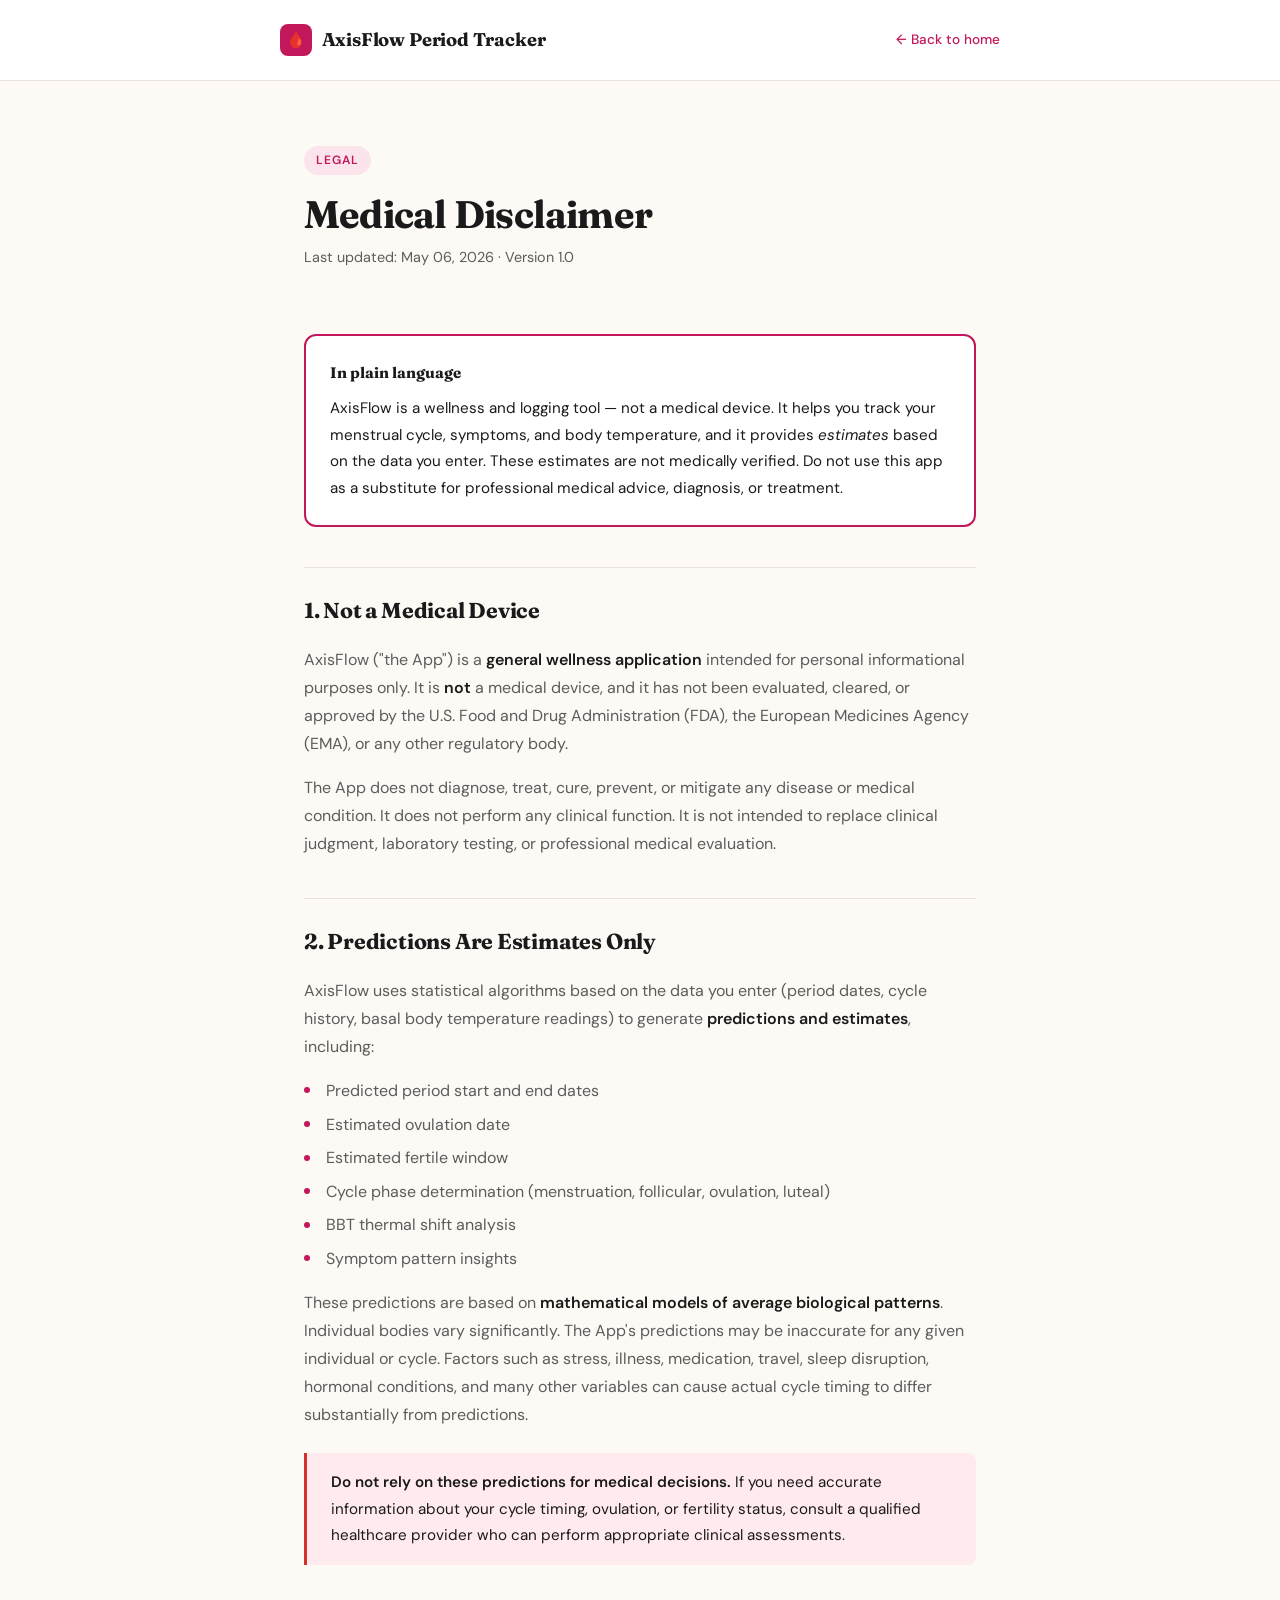
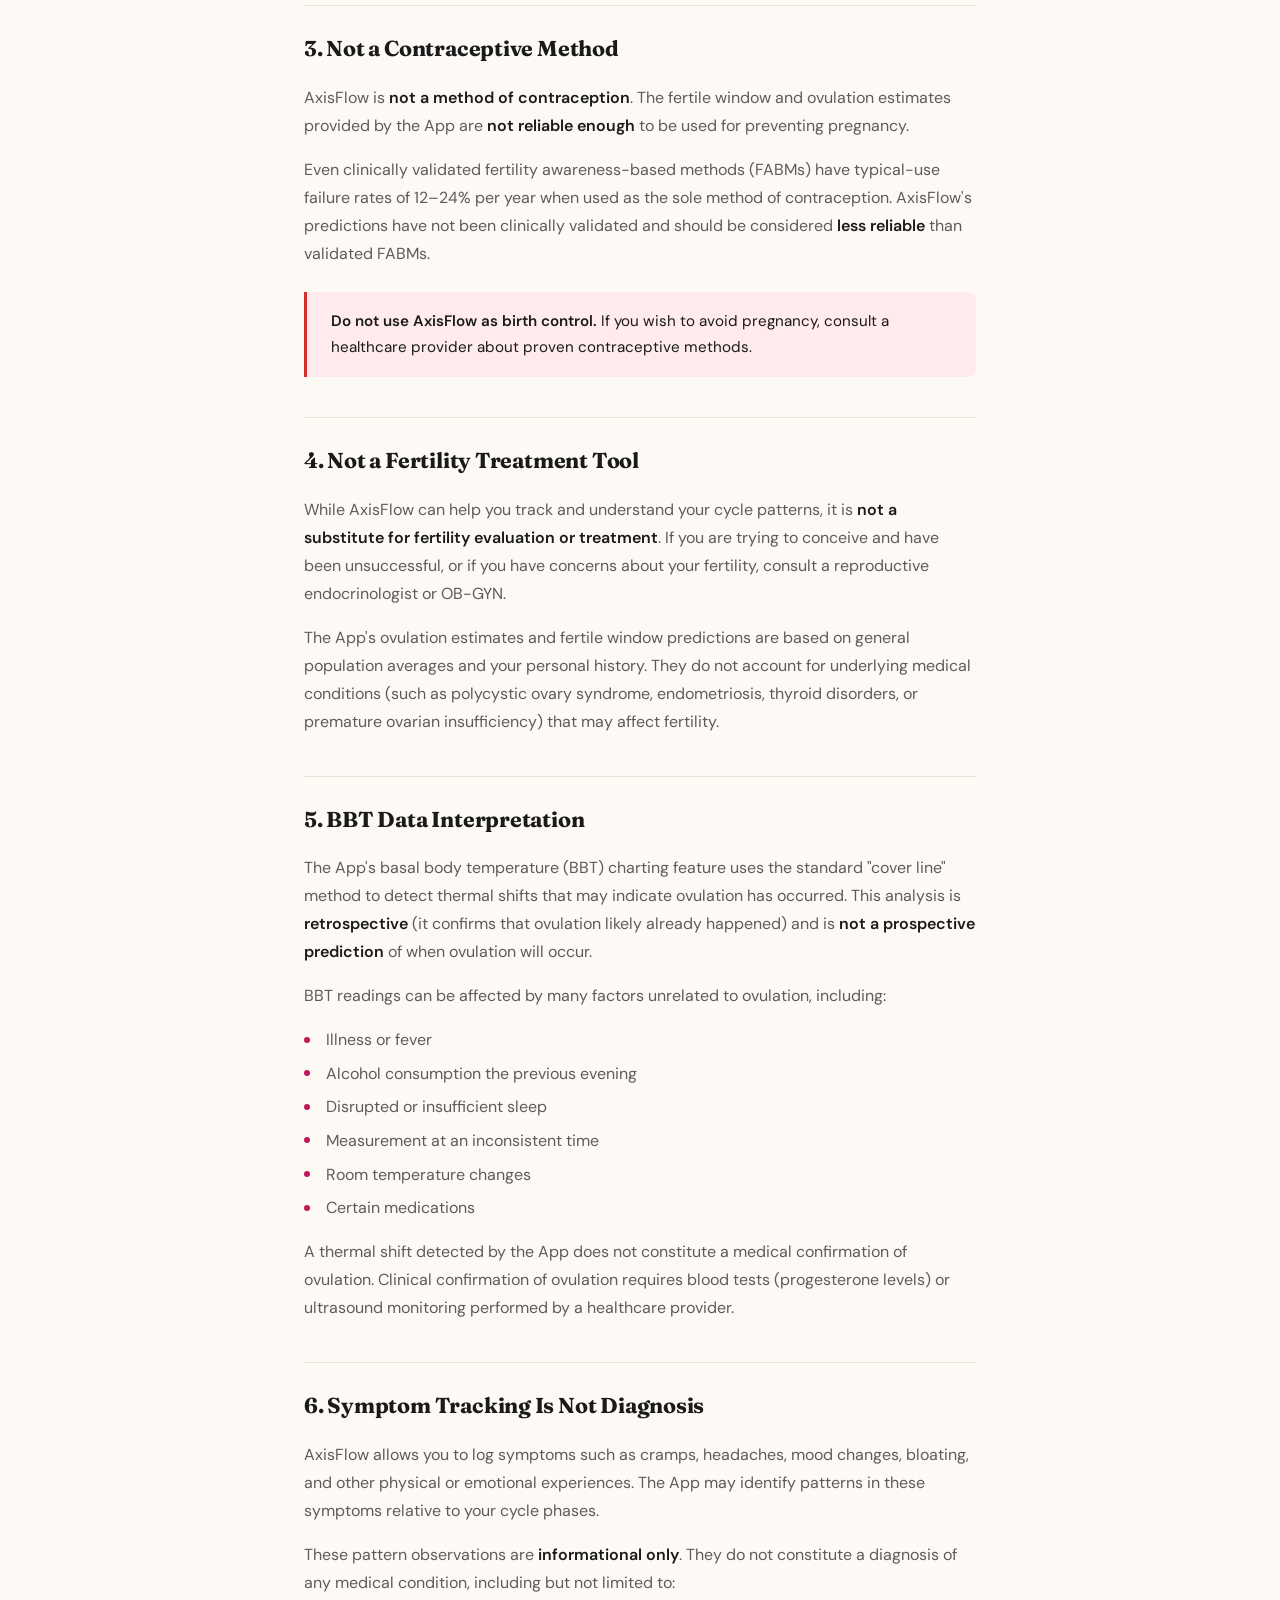
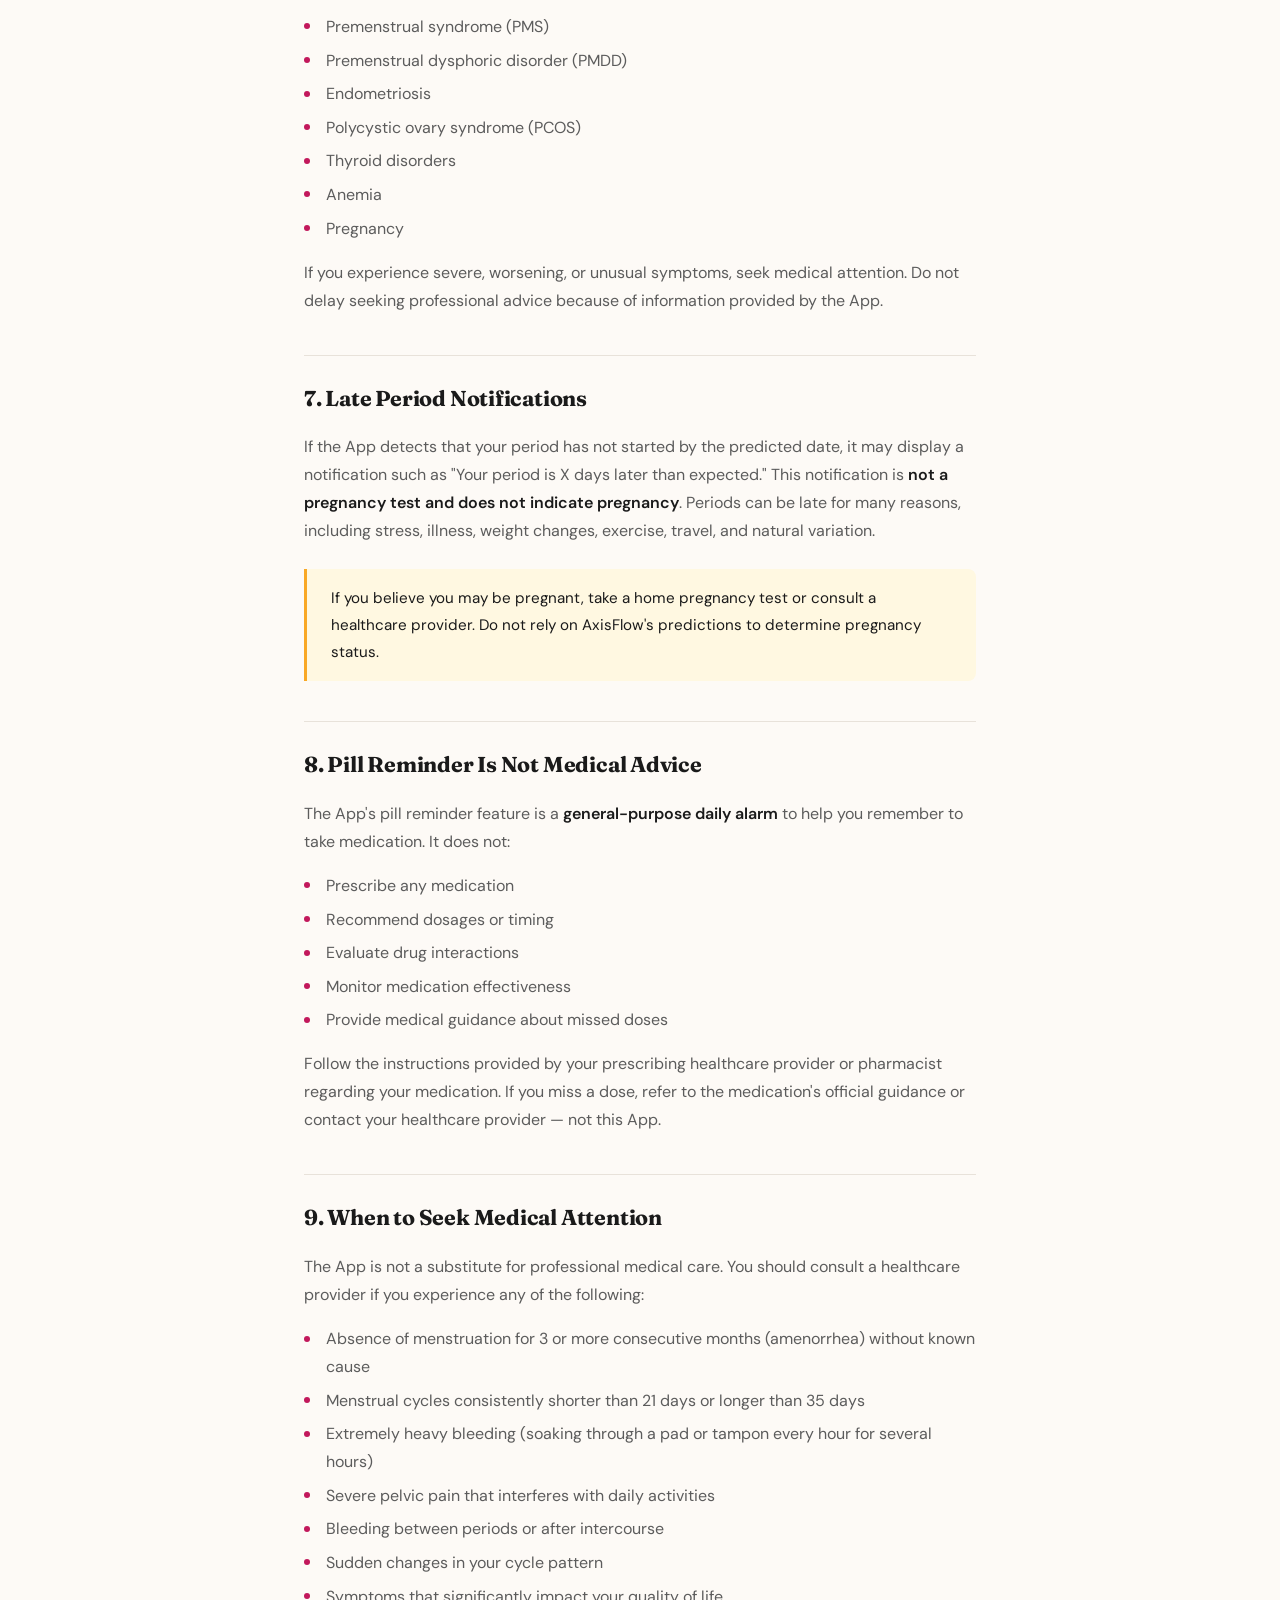
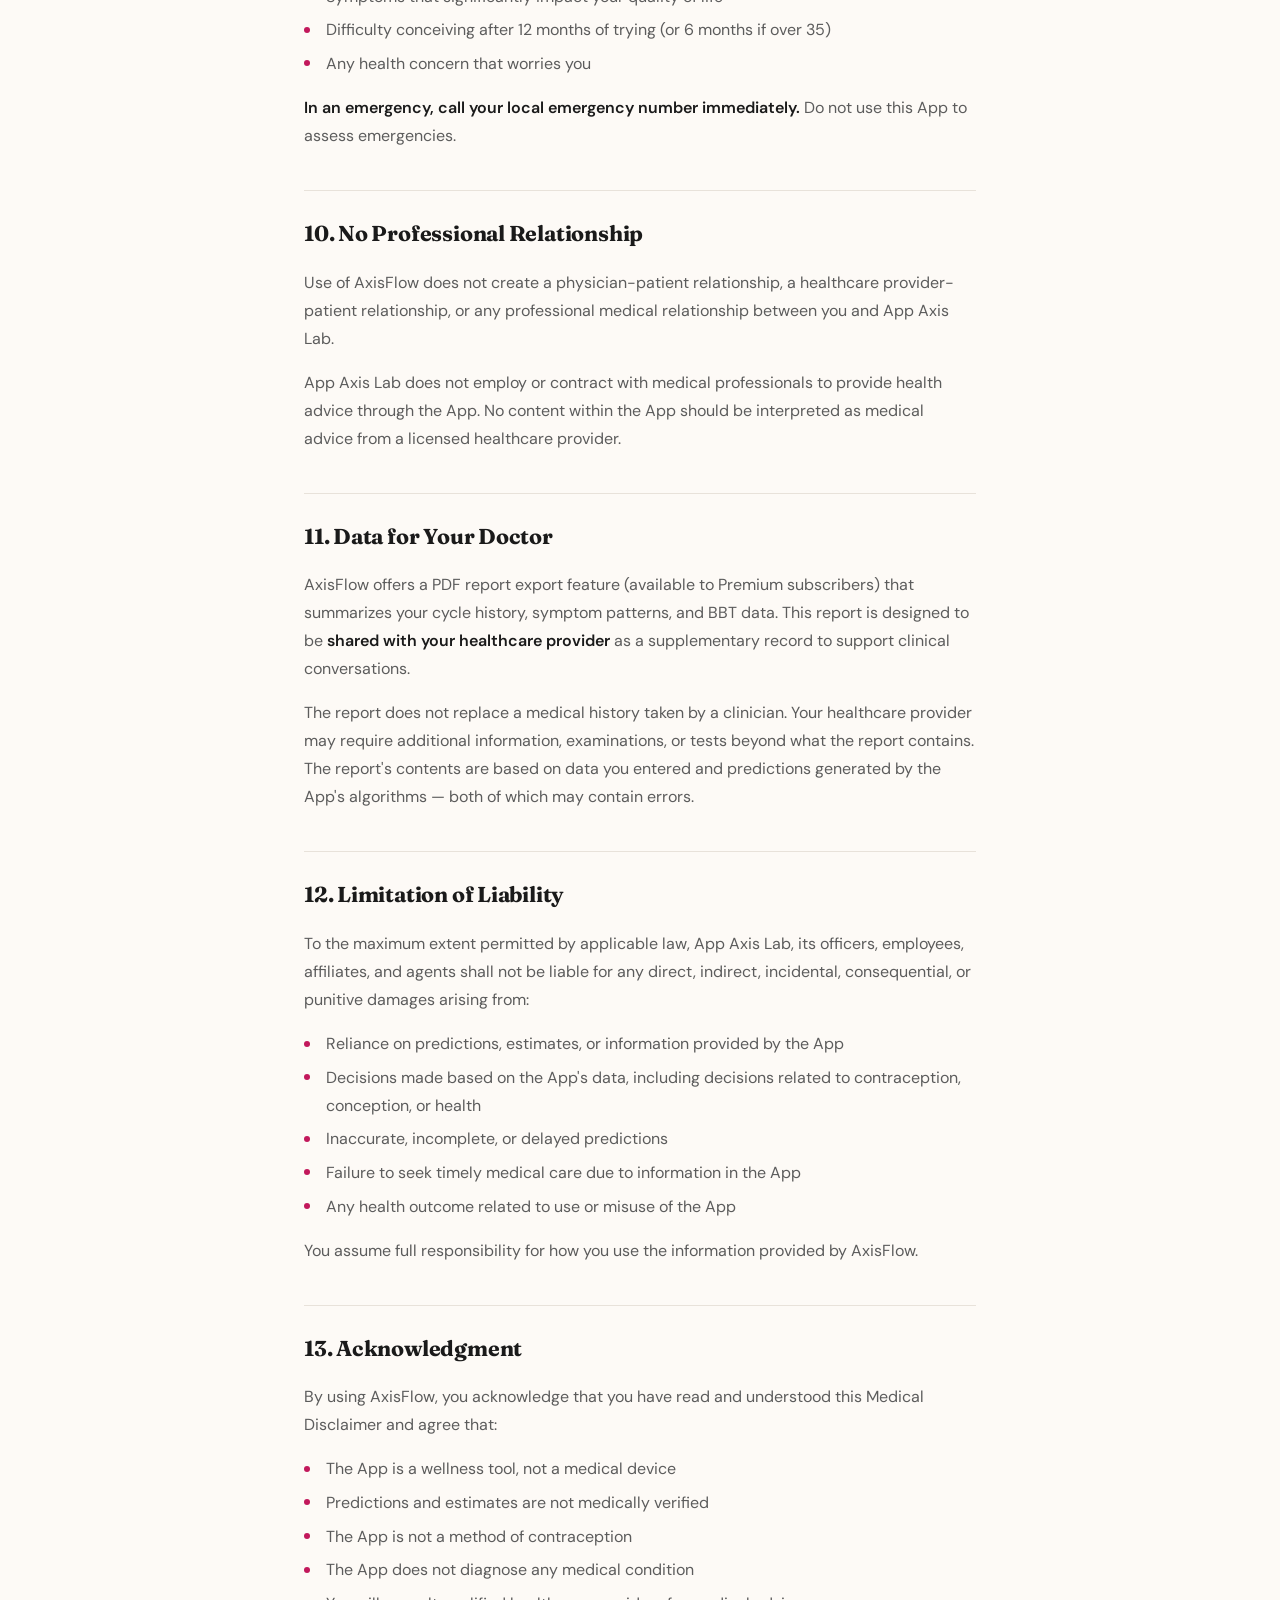
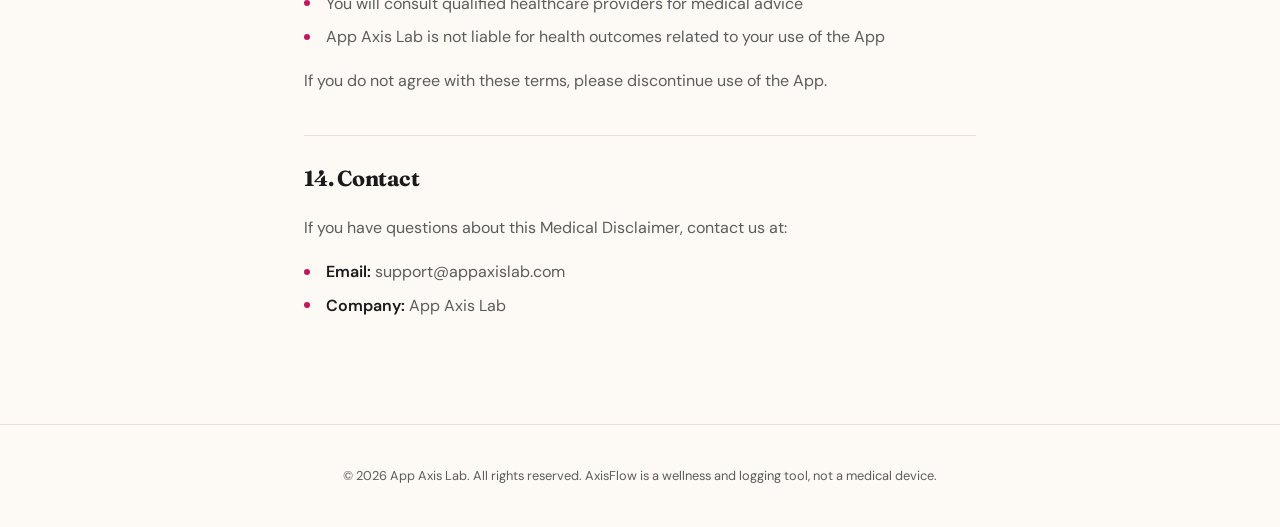
<file: periodtracker-medical-disclaimer.html>
<!DOCTYPE html>
<html lang="en">
<head>
    <meta charset="UTF-8">
    <meta name="viewport" content="width=device-width, initial-scale=1.0">
    <title>Medical Disclaimer — AxisFlow</title>
    <link rel="preconnect" href="https://fonts.googleapis.com">
    <link rel="preconnect" href="https://fonts.gstatic.com" crossorigin>
    <link href="https://fonts.googleapis.com/css2?family=DM+Sans:ital,wght@0,400;0,500;0,600;0,700;1,400&family=Fraunces:opsz,wght@9..144,600;9..144,700&display=swap" rel="stylesheet">
    <style>
        :root {
            --color-bg: #FDFAF6;
            --color-surface: #FFFFFF;
            --color-text: #1A1A1A;
            --color-text-secondary: #5C5C5C;
            --color-accent: #C2185B;
            --color-accent-soft: #FCE4EC;
            --color-border: #E8E2DA;
            --color-highlight: #FFF3E0;
            --color-warning-bg: #FFF8E1;
            --color-warning-border: #F9A825;
            --color-danger-bg: #FFEBEE;
            --color-danger-border: #D32F2F;
            --font-display: 'Fraunces', serif;
            --font-body: 'DM Sans', sans-serif;
            --max-width: 720px;
            --space-xs: 0.5rem;
            --space-sm: 1rem;
            --space-md: 1.5rem;
            --space-lg: 2.5rem;
            --space-xl: 4rem;
        }

        @media (prefers-color-scheme: dark) {
            :root {
                --color-bg: #1A1215;
                --color-surface: #241A1E;
                --color-text: #F0E8EB;
                --color-text-secondary: #A89BA0;
                --color-accent: #F06292;
                --color-accent-soft: #3D1A2A;
                --color-border: #3A2A30;
                --color-highlight: #2E2218;
                --color-warning-bg: #2E2518;
                --color-warning-border: #C7930F;
                --color-danger-bg: #2E1A1A;
                --color-danger-border: #EF5350;
            }
        }

        *, *::before, *::after {
            margin: 0;
            padding: 0;
            box-sizing: border-box;
        }

        html {
            font-size: 16px;
            scroll-behavior: smooth;
            -webkit-text-size-adjust: 100%;
        }

        body {
            font-family: var(--font-body);
            font-weight: 400;
            line-height: 1.75;
            color: var(--color-text);
            background-color: var(--color-bg);
            -webkit-font-smoothing: antialiased;
            -moz-osx-font-smoothing: grayscale;
        }

        .site-header {
            padding: var(--space-md) var(--space-md);
            border-bottom: 1px solid var(--color-border);
            background: var(--color-surface);
        }

        .site-header__inner {
            max-width: var(--max-width);
            margin: 0 auto;
            display: flex;
            align-items: center;
            justify-content: space-between;
        }

        .site-header__brand {
            display: flex;
            align-items: center;
            gap: 0.6rem;
            text-decoration: none;
            color: var(--color-text);
        }

        .site-header__icon {
            width: 32px;
            height: 32px;
            background: var(--color-accent);
            border-radius: 8px;
            display: flex;
            align-items: center;
            justify-content: center;
            color: white;
            font-size: 1rem;
        }

        .site-header__name {
            font-family: var(--font-display);
            font-weight: 700;
            font-size: 1.15rem;
            letter-spacing: -0.01em;
        }

        .site-header__back {
            font-size: 0.85rem;
            color: var(--color-accent);
            text-decoration: none;
            font-weight: 500;
        }

        .site-header__back:hover {
            text-decoration: underline;
        }

        .hero {
            max-width: var(--max-width);
            margin: 0 auto;
            padding: var(--space-xl) var(--space-md) var(--space-lg);
        }

        .hero__label {
            display: inline-block;
            font-size: 0.75rem;
            font-weight: 600;
            text-transform: uppercase;
            letter-spacing: 0.08em;
            color: var(--color-accent);
            background: var(--color-accent-soft);
            padding: 0.25rem 0.75rem;
            border-radius: 100px;
            margin-bottom: var(--space-sm);
        }

        .hero h1 {
            font-family: var(--font-display);
            font-weight: 700;
            font-size: clamp(1.8rem, 4vw, 2.4rem);
            line-height: 1.2;
            letter-spacing: -0.02em;
            color: var(--color-text);
            margin-bottom: var(--space-xs);
        }

        .hero__meta {
            font-size: 0.9rem;
            color: var(--color-text-secondary);
        }

        .content {
            max-width: var(--max-width);
            margin: 0 auto;
            padding: 0 var(--space-md) var(--space-xl);
        }

        .content section {
            margin-bottom: var(--space-lg);
        }

        .content h2 {
            font-family: var(--font-display);
            font-weight: 700;
            font-size: 1.35rem;
            letter-spacing: -0.01em;
            color: var(--color-text);
            margin-bottom: var(--space-sm);
            padding-top: var(--space-md);
            border-top: 1px solid var(--color-border);
        }

        .content section:first-child h2 {
            border-top: none;
            padding-top: 0;
        }

        .content h3 {
            font-family: var(--font-body);
            font-weight: 600;
            font-size: 1.05rem;
            color: var(--color-text);
            margin-top: var(--space-md);
            margin-bottom: var(--space-xs);
        }

        .content p {
            margin-bottom: var(--space-sm);
            color: var(--color-text-secondary);
        }

        .content strong {
            color: var(--color-text);
            font-weight: 600;
        }

        .content ul {
            list-style: none;
            margin-bottom: var(--space-sm);
            padding-left: 0;
        }

        .content ul li {
            position: relative;
            padding-left: 1.4rem;
            margin-bottom: 0.35rem;
            color: var(--color-text-secondary);
        }

        .content ul li::before {
            content: '';
            position: absolute;
            left: 0;
            top: 0.65rem;
            width: 6px;
            height: 6px;
            background: var(--color-accent);
            border-radius: 50%;
        }

        .callout {
            background: var(--color-highlight);
            border-left: 3px solid var(--color-accent);
            border-radius: 0 8px 8px 0;
            padding: var(--space-sm) var(--space-md);
            margin: var(--space-md) 0;
        }

        .callout p {
            color: var(--color-text);
            margin-bottom: 0;
            font-size: 0.95rem;
        }

        .callout--danger {
            background: var(--color-danger-bg);
            border-left-color: var(--color-danger-border);
        }

        .callout--warning {
            background: var(--color-warning-bg);
            border-left-color: var(--color-warning-border);
        }

        /* Summary box */
        .summary-box {
            background: var(--color-surface);
            border: 2px solid var(--color-accent);
            border-radius: 12px;
            padding: var(--space-md) var(--space-md);
            margin: var(--space-md) 0 var(--space-lg);
        }

        .summary-box__title {
            font-family: var(--font-display);
            font-weight: 700;
            font-size: 1.1rem;
            color: var(--color-accent);
            margin-bottom: var(--space-sm);
        }

        .summary-box p {
            color: var(--color-text);
            margin-bottom: var(--space-xs);
            font-size: 0.95rem;
        }

        .summary-box p:last-child {
            margin-bottom: 0;
        }

        .site-footer {
            border-top: 1px solid var(--color-border);
            padding: var(--space-lg) var(--space-md);
            text-align: center;
        }

        .site-footer p {
            font-size: 0.8rem;
            color: var(--color-text-secondary);
            max-width: var(--max-width);
            margin: 0 auto;
        }

        @media print {
            body { background: white; color: black; font-size: 11pt; }
            .site-header, .site-footer { display: none; }
            .content { max-width: 100%; padding: 0; }
            .content h2 { border-top: 1px solid #ccc; }
            .callout { border-left-color: #333; background: #f5f5f5; }
            .callout--danger { border-left-color: #c00; background: #fef0f0; }
            .summary-box { border-color: #333; }
        }
    </style>
</head>
<body>

    <header class="site-header">
        <div class="site-header__inner">
            <a href="/" class="site-header__brand">
                <span class="site-header__icon">🩸</span>
                <span class="site-header__name">AxisFlow Period Tracker</span>
            </a>
            <a href="index.html" class="site-header__back">&larr; Back to home</a>
        </div>
    </header>

    <div class="hero">
        <span class="hero__label">Legal</span>
        <h1>Medical Disclaimer</h1>
        <p class="hero__meta">Last updated: May 06, 2026 &middot; Version 1.0</p>
    </div>

    <main class="content">

        <!-- Summary box -->
        <div class="summary-box">
            <p class="summary-box__title">In plain language</p>
            <p>AxisFlow is a wellness and logging tool &mdash; not a medical device. It helps you track your menstrual cycle, symptoms, and body temperature, and it provides <em>estimates</em> based on the data you enter. These estimates are not medically verified. Do not use this app as a substitute for professional medical advice, diagnosis, or treatment.</p>
        </div>

        <!-- 1 -->
        <section>
            <h2>1. Not a Medical Device</h2>
            <p>AxisFlow ("the App") is a <strong>general wellness application</strong> intended for personal informational purposes only. It is <strong>not</strong> a medical device, and it has not been evaluated, cleared, or approved by the U.S. Food and Drug Administration (FDA), the European Medicines Agency (EMA), or any other regulatory body.</p>
            <p>The App does not diagnose, treat, cure, prevent, or mitigate any disease or medical condition. It does not perform any clinical function. It is not intended to replace clinical judgment, laboratory testing, or professional medical evaluation.</p>
        </section>

        <!-- 2 -->
        <section>
            <h2>2. Predictions Are Estimates Only</h2>
            <p>AxisFlow uses statistical algorithms based on the data you enter (period dates, cycle history, basal body temperature readings) to generate <strong>predictions and estimates</strong>, including:</p>
            <ul>
                <li>Predicted period start and end dates</li>
                <li>Estimated ovulation date</li>
                <li>Estimated fertile window</li>
                <li>Cycle phase determination (menstruation, follicular, ovulation, luteal)</li>
                <li>BBT thermal shift analysis</li>
                <li>Symptom pattern insights</li>
            </ul>
            <p>These predictions are based on <strong>mathematical models of average biological patterns</strong>. Individual bodies vary significantly. The App's predictions may be inaccurate for any given individual or cycle. Factors such as stress, illness, medication, travel, sleep disruption, hormonal conditions, and many other variables can cause actual cycle timing to differ substantially from predictions.</p>

            <div class="callout callout--danger">
                <p><strong>Do not rely on these predictions for medical decisions.</strong> If you need accurate information about your cycle timing, ovulation, or fertility status, consult a qualified healthcare provider who can perform appropriate clinical assessments.</p>
            </div>
        </section>

        <!-- 3 -->
        <section>
            <h2>3. Not a Contraceptive Method</h2>
            <p>AxisFlow is <strong>not a method of contraception</strong>. The fertile window and ovulation estimates provided by the App are <strong>not reliable enough</strong> to be used for preventing pregnancy.</p>
            <p>Even clinically validated fertility awareness-based methods (FABMs) have typical-use failure rates of 12&ndash;24% per year when used as the sole method of contraception. AxisFlow's predictions have not been clinically validated and should be considered <strong>less reliable</strong> than validated FABMs.</p>

            <div class="callout callout--danger">
                <p><strong>Do not use AxisFlow as birth control.</strong> If you wish to avoid pregnancy, consult a healthcare provider about proven contraceptive methods.</p>
            </div>
        </section>

        <!-- 4 -->
        <section>
            <h2>4. Not a Fertility Treatment Tool</h2>
            <p>While AxisFlow can help you track and understand your cycle patterns, it is <strong>not a substitute for fertility evaluation or treatment</strong>. If you are trying to conceive and have been unsuccessful, or if you have concerns about your fertility, consult a reproductive endocrinologist or OB-GYN.</p>
            <p>The App's ovulation estimates and fertile window predictions are based on general population averages and your personal history. They do not account for underlying medical conditions (such as polycystic ovary syndrome, endometriosis, thyroid disorders, or premature ovarian insufficiency) that may affect fertility.</p>
        </section>

        <!-- 5 -->
        <section>
            <h2>5. BBT Data Interpretation</h2>
            <p>The App's basal body temperature (BBT) charting feature uses the standard "cover line" method to detect thermal shifts that may indicate ovulation has occurred. This analysis is <strong>retrospective</strong> (it confirms that ovulation likely already happened) and is <strong>not a prospective prediction</strong> of when ovulation will occur.</p>
            <p>BBT readings can be affected by many factors unrelated to ovulation, including:</p>
            <ul>
                <li>Illness or fever</li>
                <li>Alcohol consumption the previous evening</li>
                <li>Disrupted or insufficient sleep</li>
                <li>Measurement at an inconsistent time</li>
                <li>Room temperature changes</li>
                <li>Certain medications</li>
            </ul>
            <p>A thermal shift detected by the App does not constitute a medical confirmation of ovulation. Clinical confirmation of ovulation requires blood tests (progesterone levels) or ultrasound monitoring performed by a healthcare provider.</p>
        </section>

        <!-- 6 -->
        <section>
            <h2>6. Symptom Tracking Is Not Diagnosis</h2>
            <p>AxisFlow allows you to log symptoms such as cramps, headaches, mood changes, bloating, and other physical or emotional experiences. The App may identify patterns in these symptoms relative to your cycle phases.</p>
            <p>These pattern observations are <strong>informational only</strong>. They do not constitute a diagnosis of any medical condition, including but not limited to:</p>
            <ul>
                <li>Premenstrual syndrome (PMS)</li>
                <li>Premenstrual dysphoric disorder (PMDD)</li>
                <li>Endometriosis</li>
                <li>Polycystic ovary syndrome (PCOS)</li>
                <li>Thyroid disorders</li>
                <li>Anemia</li>
                <li>Pregnancy</li>
            </ul>
            <p>If you experience severe, worsening, or unusual symptoms, seek medical attention. Do not delay seeking professional advice because of information provided by the App.</p>
        </section>

        <!-- 7 -->
        <section>
            <h2>7. Late Period Notifications</h2>
            <p>If the App detects that your period has not started by the predicted date, it may display a notification such as "Your period is X days later than expected." This notification is <strong>not a pregnancy test and does not indicate pregnancy</strong>. Periods can be late for many reasons, including stress, illness, weight changes, exercise, travel, and natural variation.</p>

            <div class="callout callout--warning">
                <p>If you believe you may be pregnant, take a home pregnancy test or consult a healthcare provider. Do not rely on AxisFlow's predictions to determine pregnancy status.</p>
            </div>
        </section>

        <!-- 8 -->
        <section>
            <h2>8. Pill Reminder Is Not Medical Advice</h2>
            <p>The App's pill reminder feature is a <strong>general-purpose daily alarm</strong> to help you remember to take medication. It does not:</p>
            <ul>
                <li>Prescribe any medication</li>
                <li>Recommend dosages or timing</li>
                <li>Evaluate drug interactions</li>
                <li>Monitor medication effectiveness</li>
                <li>Provide medical guidance about missed doses</li>
            </ul>
            <p>Follow the instructions provided by your prescribing healthcare provider or pharmacist regarding your medication. If you miss a dose, refer to the medication's official guidance or contact your healthcare provider &mdash; not this App.</p>
        </section>

        <!-- 9 -->
        <section>
            <h2>9. When to Seek Medical Attention</h2>
            <p>The App is not a substitute for professional medical care. You should consult a healthcare provider if you experience any of the following:</p>
            <ul>
                <li>Absence of menstruation for 3 or more consecutive months (amenorrhea) without known cause</li>
                <li>Menstrual cycles consistently shorter than 21 days or longer than 35 days</li>
                <li>Extremely heavy bleeding (soaking through a pad or tampon every hour for several hours)</li>
                <li>Severe pelvic pain that interferes with daily activities</li>
                <li>Bleeding between periods or after intercourse</li>
                <li>Sudden changes in your cycle pattern</li>
                <li>Symptoms that significantly impact your quality of life</li>
                <li>Difficulty conceiving after 12 months of trying (or 6 months if over 35)</li>
                <li>Any health concern that worries you</li>
            </ul>
            <p><strong>In an emergency, call your local emergency number immediately.</strong> Do not use this App to assess emergencies.</p>
        </section>

        <!-- 10 -->
        <section>
            <h2>10. No Professional Relationship</h2>
            <p>Use of AxisFlow does not create a physician-patient relationship, a healthcare provider-patient relationship, or any professional medical relationship between you and App Axis Lab.</p>
            <p>App Axis Lab does not employ or contract with medical professionals to provide health advice through the App. No content within the App should be interpreted as medical advice from a licensed healthcare provider.</p>
        </section>

        <!-- 11 -->
        <section>
            <h2>11. Data for Your Doctor</h2>
            <p>AxisFlow offers a PDF report export feature (available to Premium subscribers) that summarizes your cycle history, symptom patterns, and BBT data. This report is designed to be <strong>shared with your healthcare provider</strong> as a supplementary record to support clinical conversations.</p>
            <p>The report does not replace a medical history taken by a clinician. Your healthcare provider may require additional information, examinations, or tests beyond what the report contains. The report's contents are based on data you entered and predictions generated by the App's algorithms &mdash; both of which may contain errors.</p>
        </section>

        <!-- 12 -->
        <section>
            <h2>12. Limitation of Liability</h2>
            <p>To the maximum extent permitted by applicable law, App Axis Lab, its officers, employees, affiliates, and agents shall not be liable for any direct, indirect, incidental, consequential, or punitive damages arising from:</p>
            <ul>
                <li>Reliance on predictions, estimates, or information provided by the App</li>
                <li>Decisions made based on the App's data, including decisions related to contraception, conception, or health</li>
                <li>Inaccurate, incomplete, or delayed predictions</li>
                <li>Failure to seek timely medical care due to information in the App</li>
                <li>Any health outcome related to use or misuse of the App</li>
            </ul>
            <p>You assume full responsibility for how you use the information provided by AxisFlow.</p>
        </section>

        <!-- 13 -->
        <section>
            <h2>13. Acknowledgment</h2>
            <p>By using AxisFlow, you acknowledge that you have read and understood this Medical Disclaimer and agree that:</p>
            <ul>
                <li>The App is a wellness tool, not a medical device</li>
                <li>Predictions and estimates are not medically verified</li>
                <li>The App is not a method of contraception</li>
                <li>The App does not diagnose any medical condition</li>
                <li>You will consult qualified healthcare providers for medical advice</li>
                <li>App Axis Lab is not liable for health outcomes related to your use of the App</li>
            </ul>
            <p>If you do not agree with these terms, please discontinue use of the App.</p>
        </section>

        <!-- 14 -->
        <section>
            <h2>14. Contact</h2>
            <p>If you have questions about this Medical Disclaimer, contact us at:</p>
            <ul>
                <li><strong>Email:</strong> support@appaxislab.com</li>
                <li><strong>Company:</strong> App Axis Lab</li>
            </ul>
        </section>

    </main>

    <footer class="site-footer">
        <p>&copy; 2026 App Axis Lab. All rights reserved. AxisFlow is a wellness and logging tool, not a medical device.</p>
    </footer>

</body>
</html>
</file>
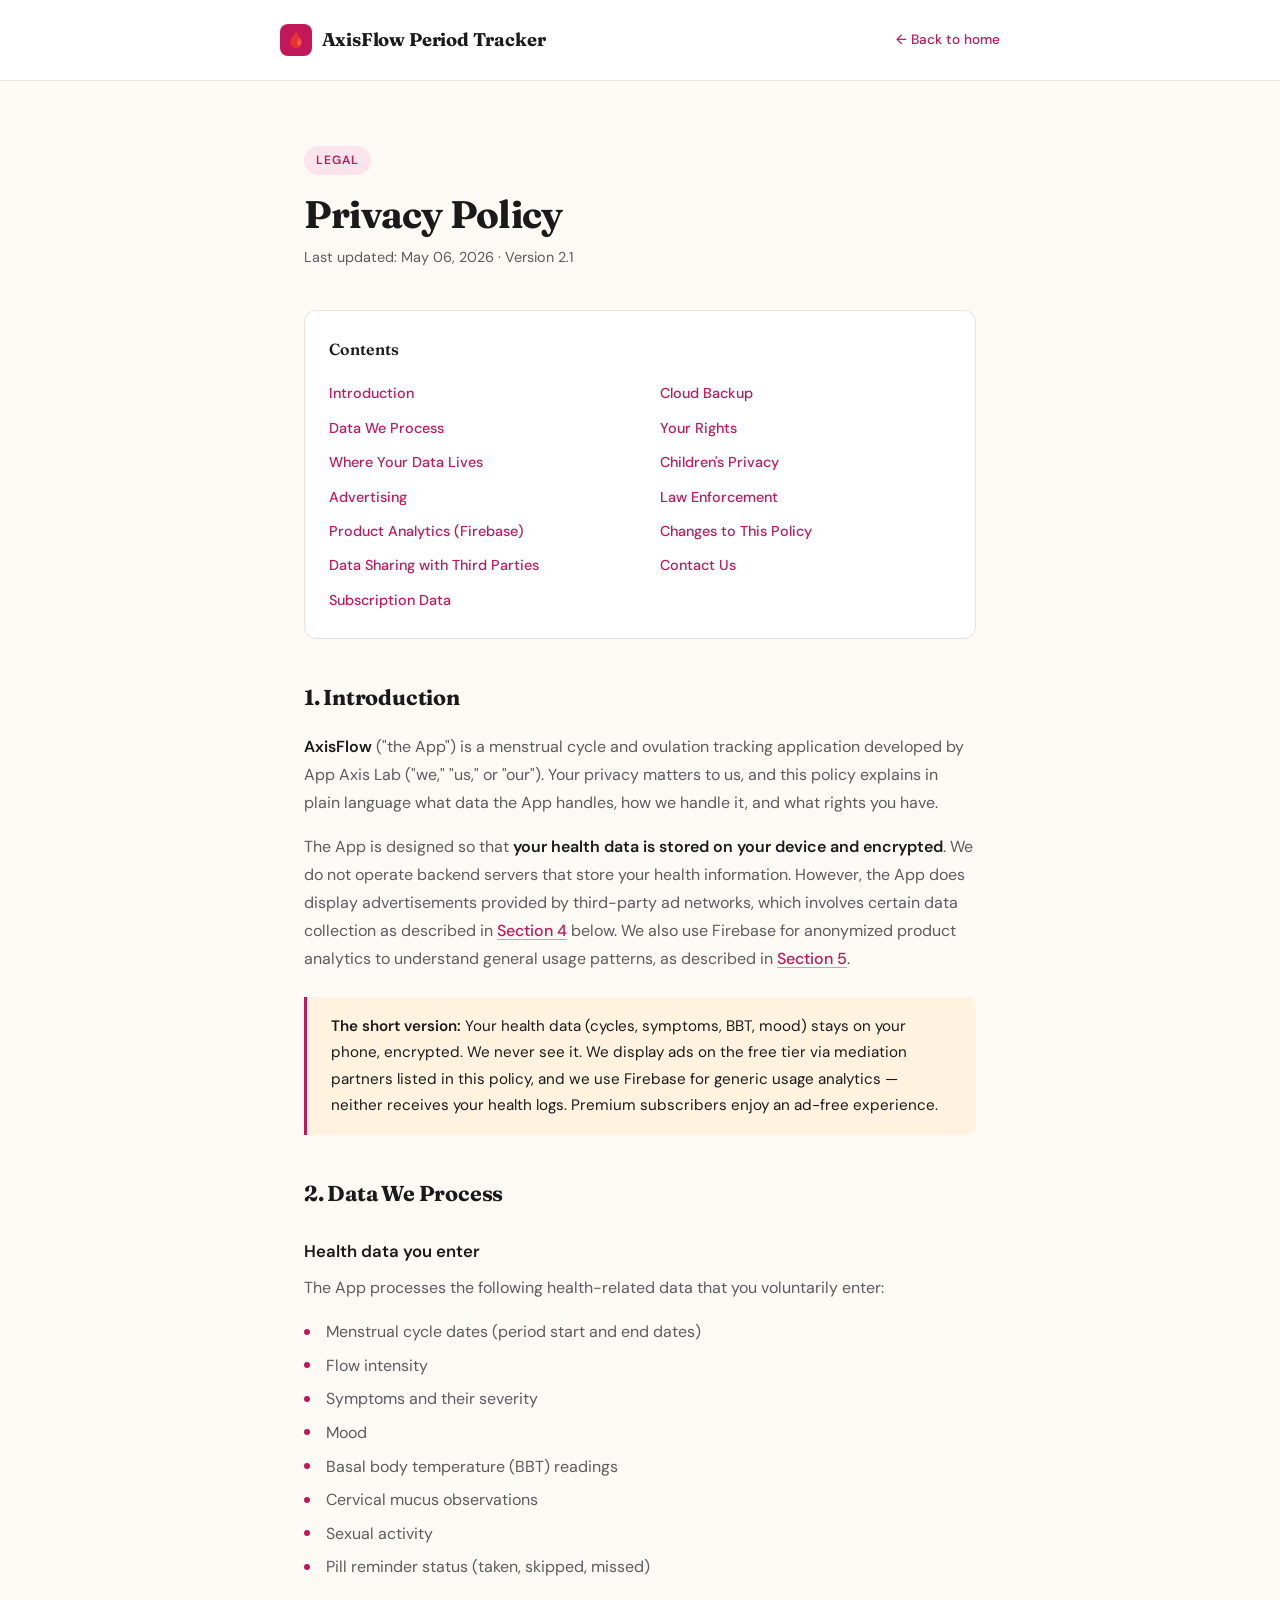
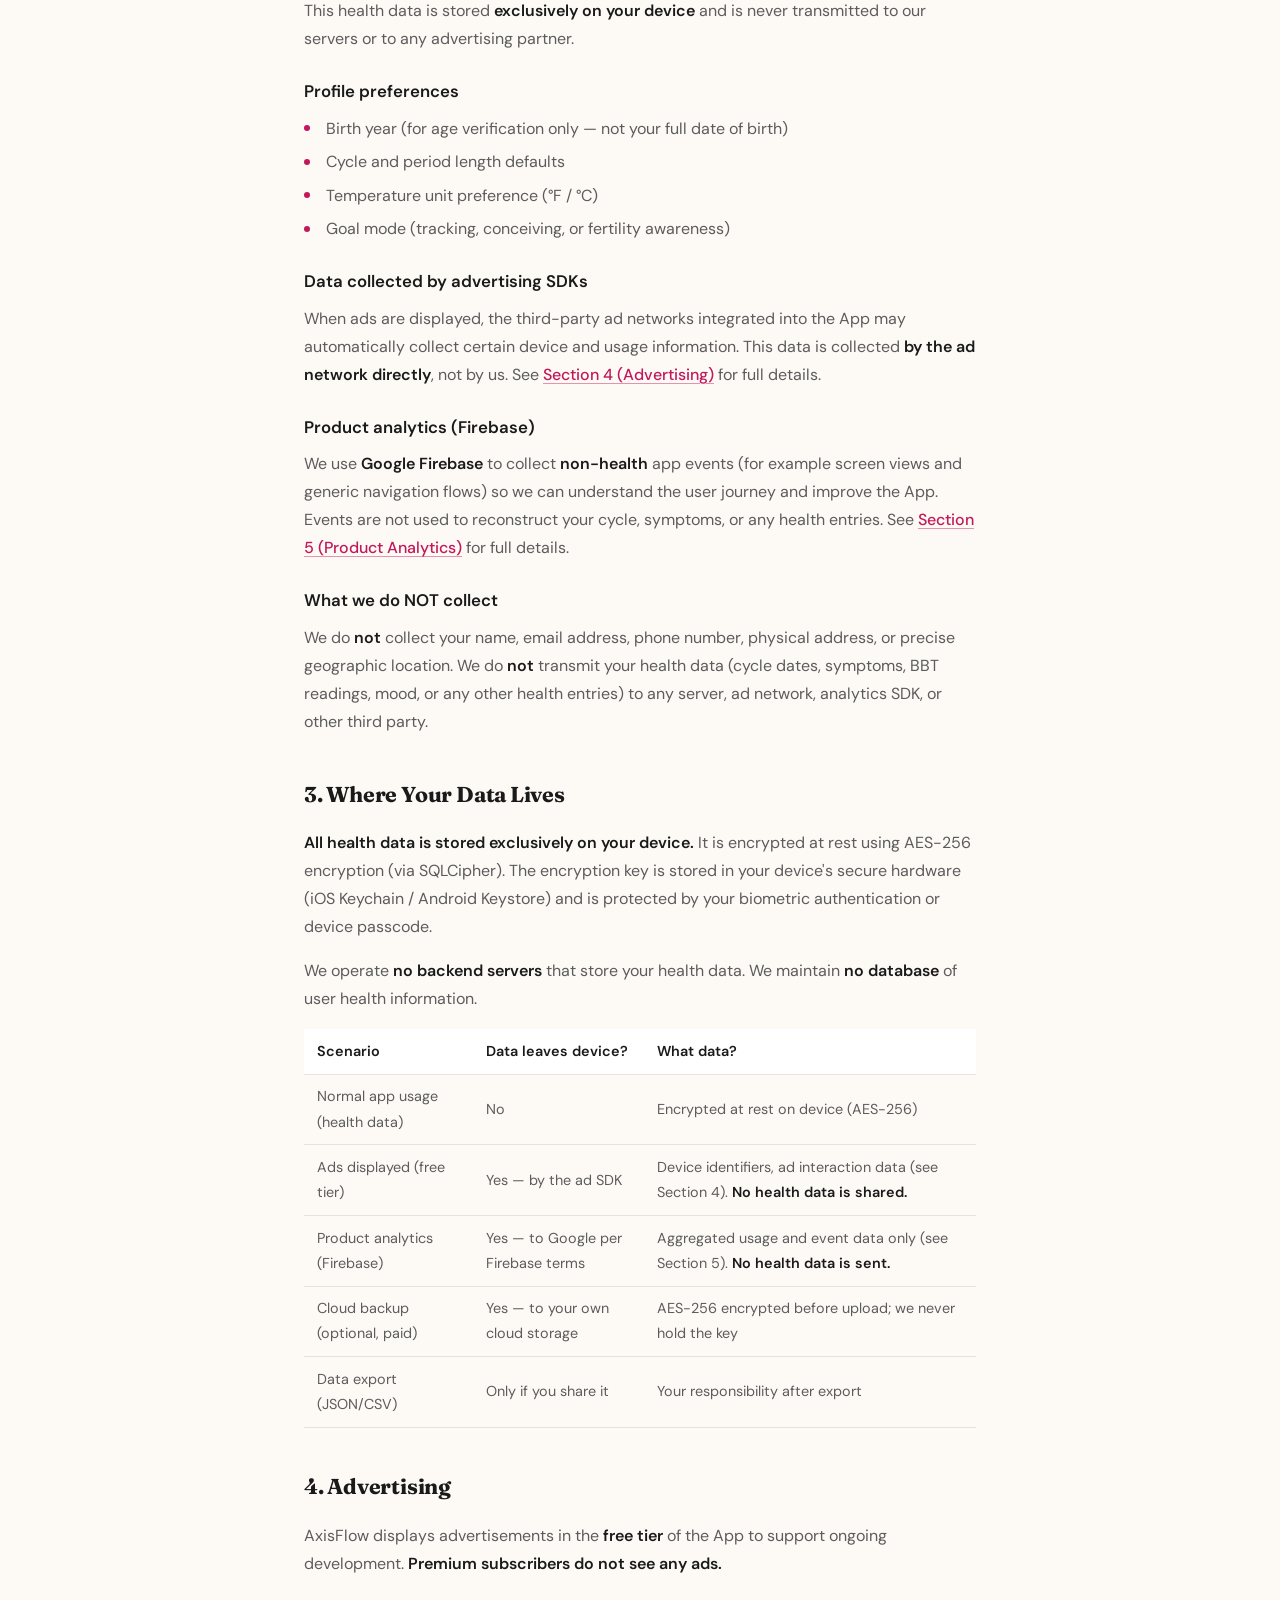
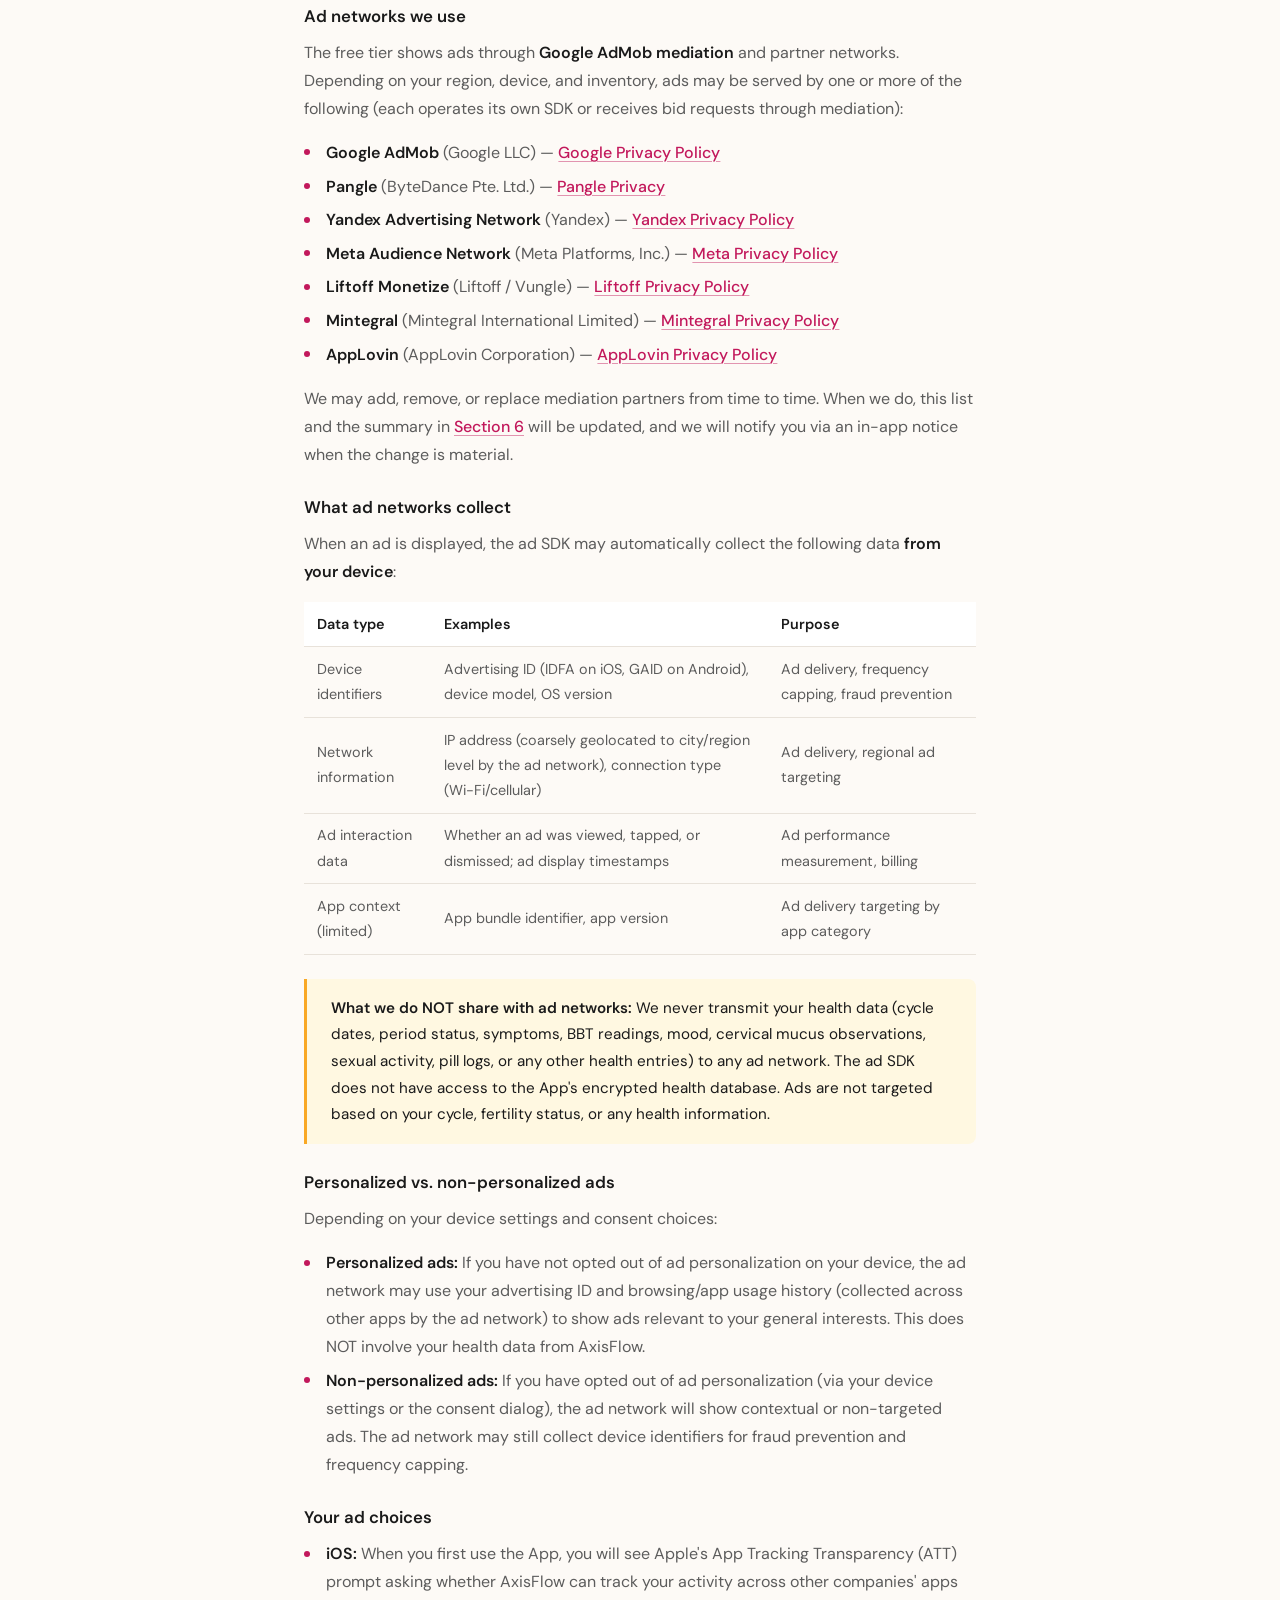
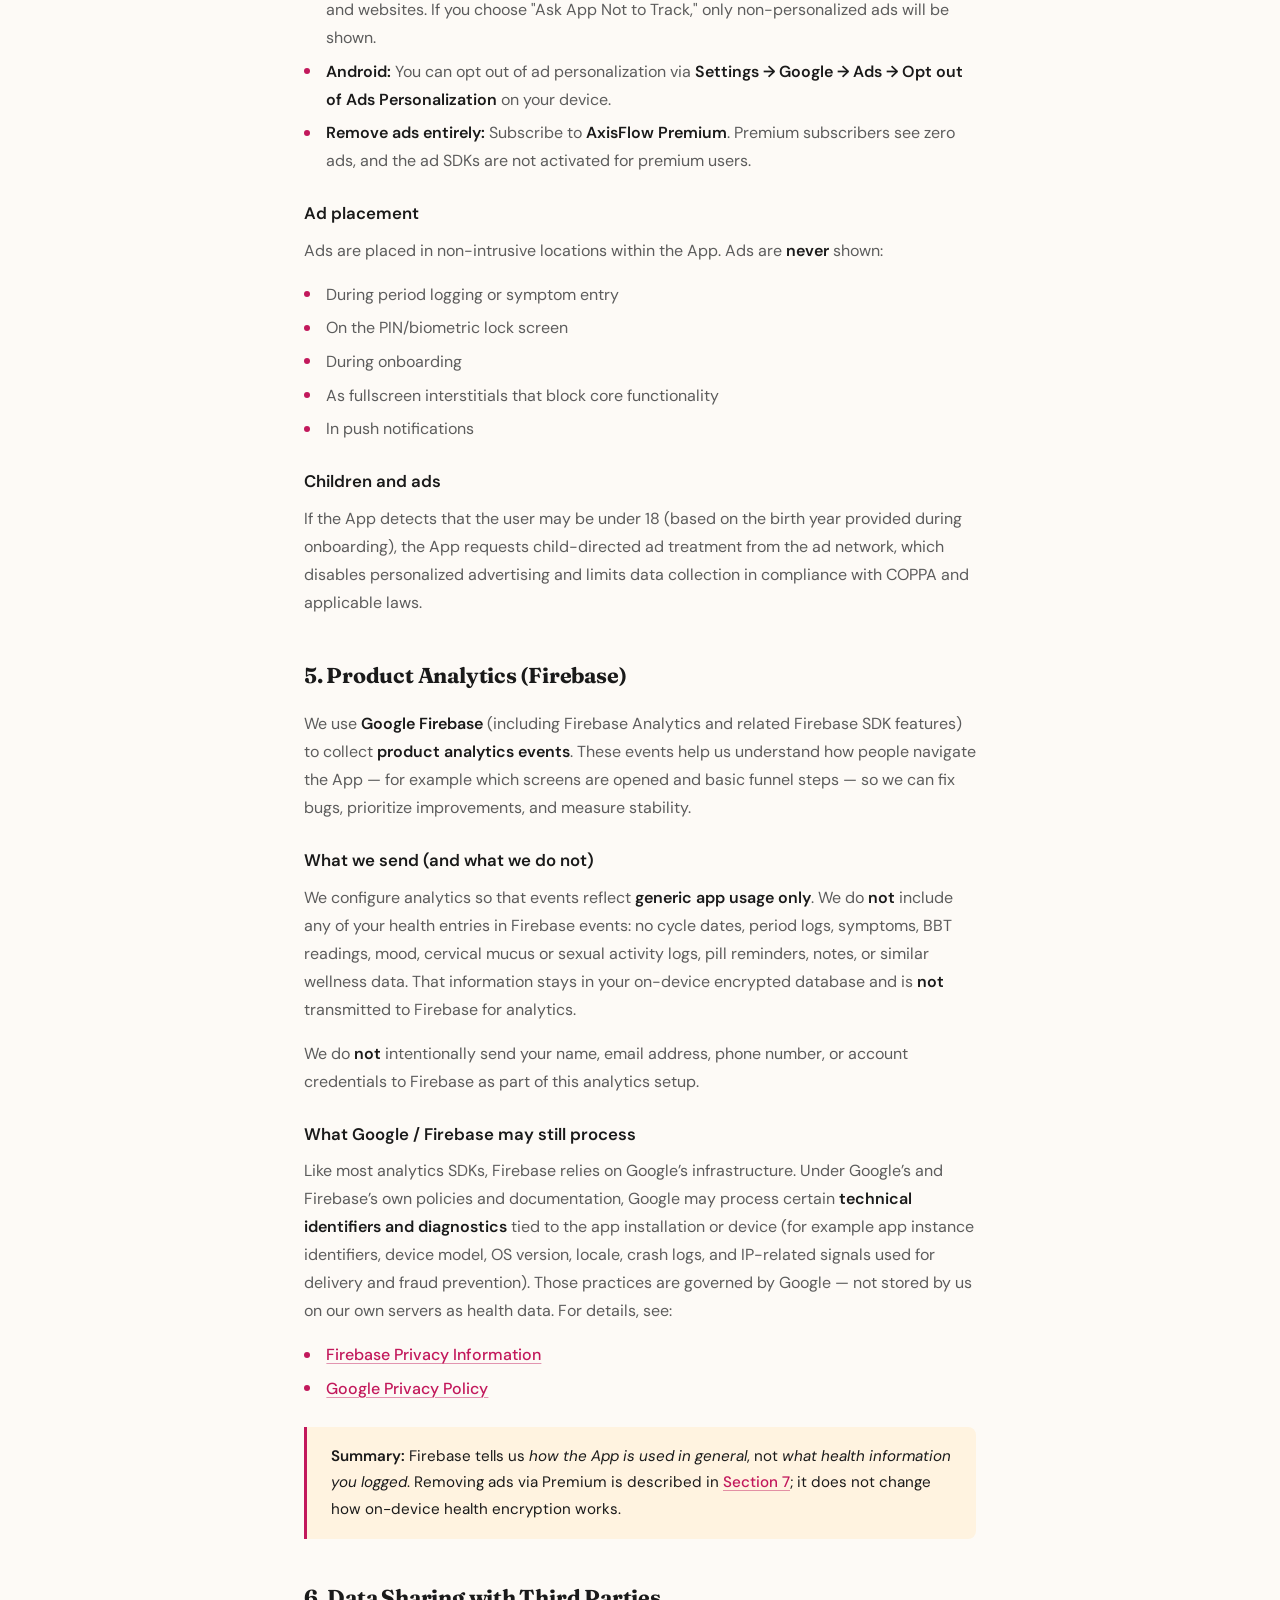
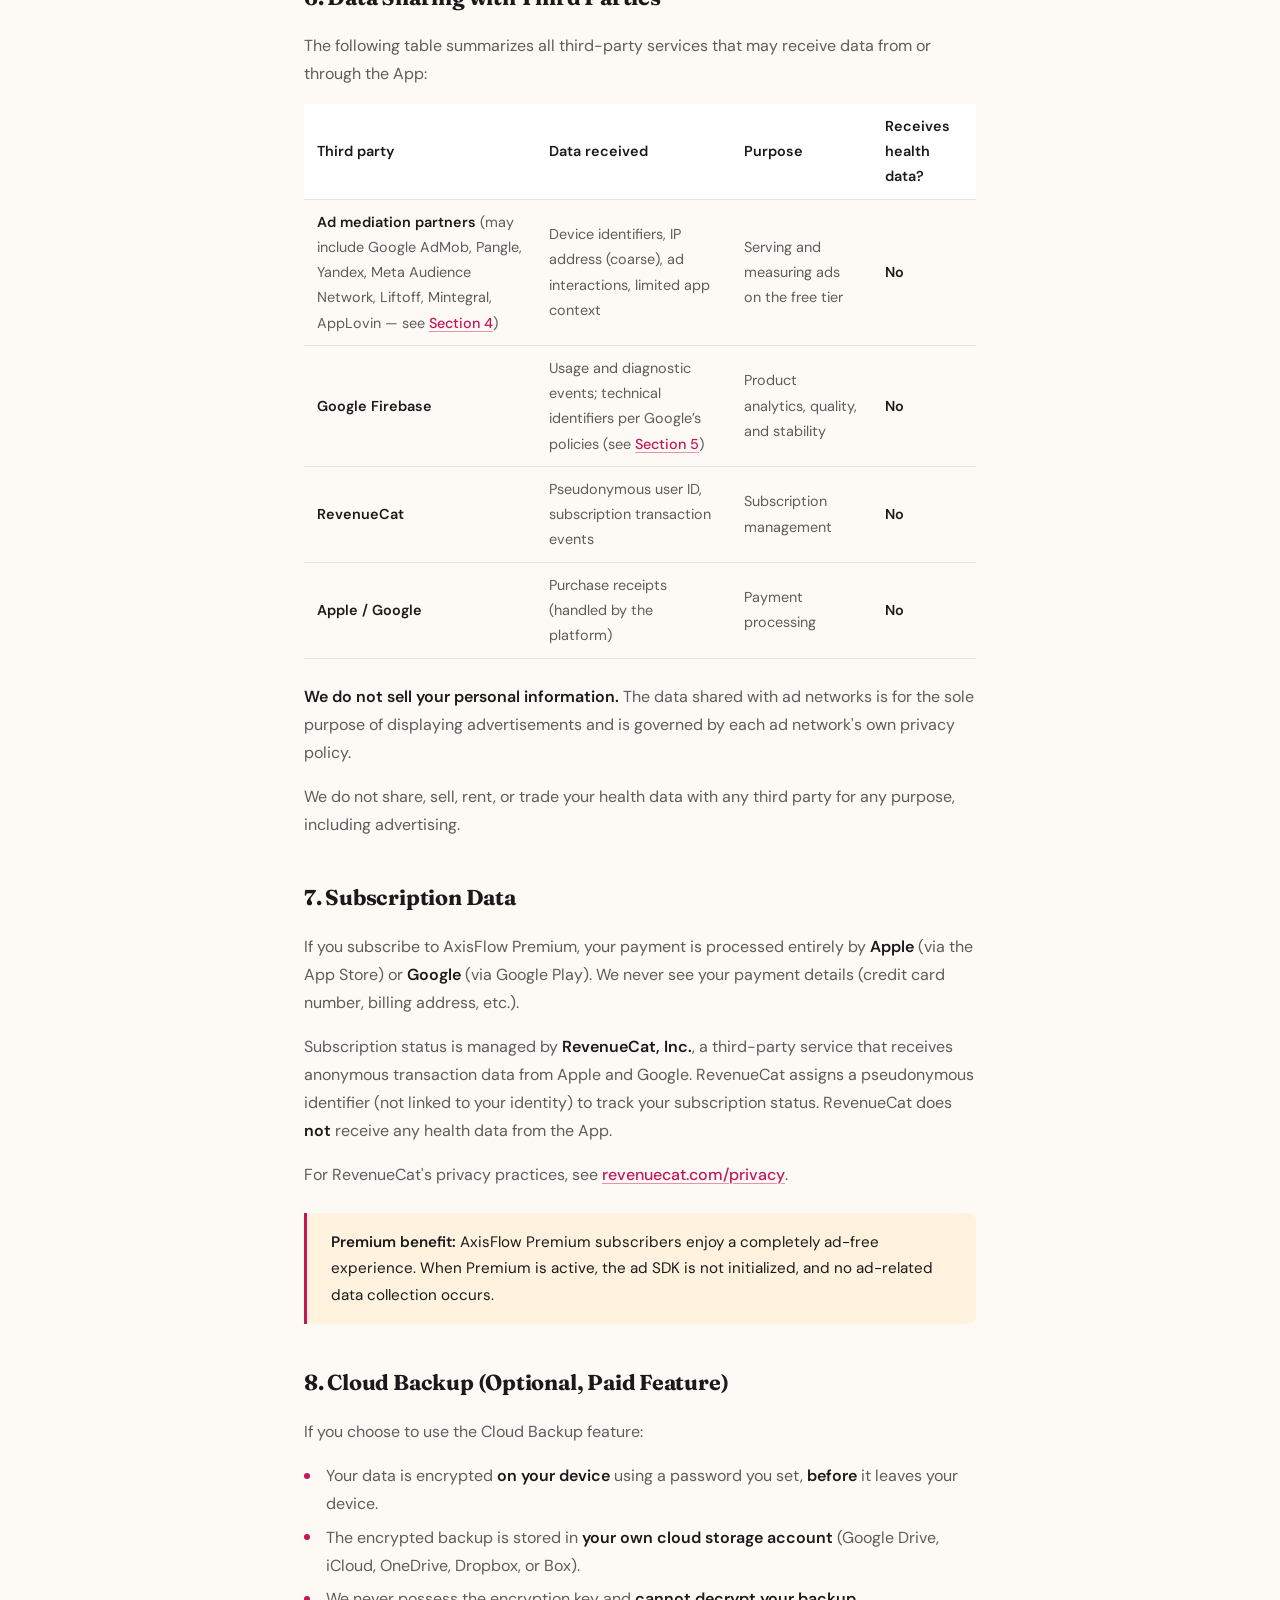
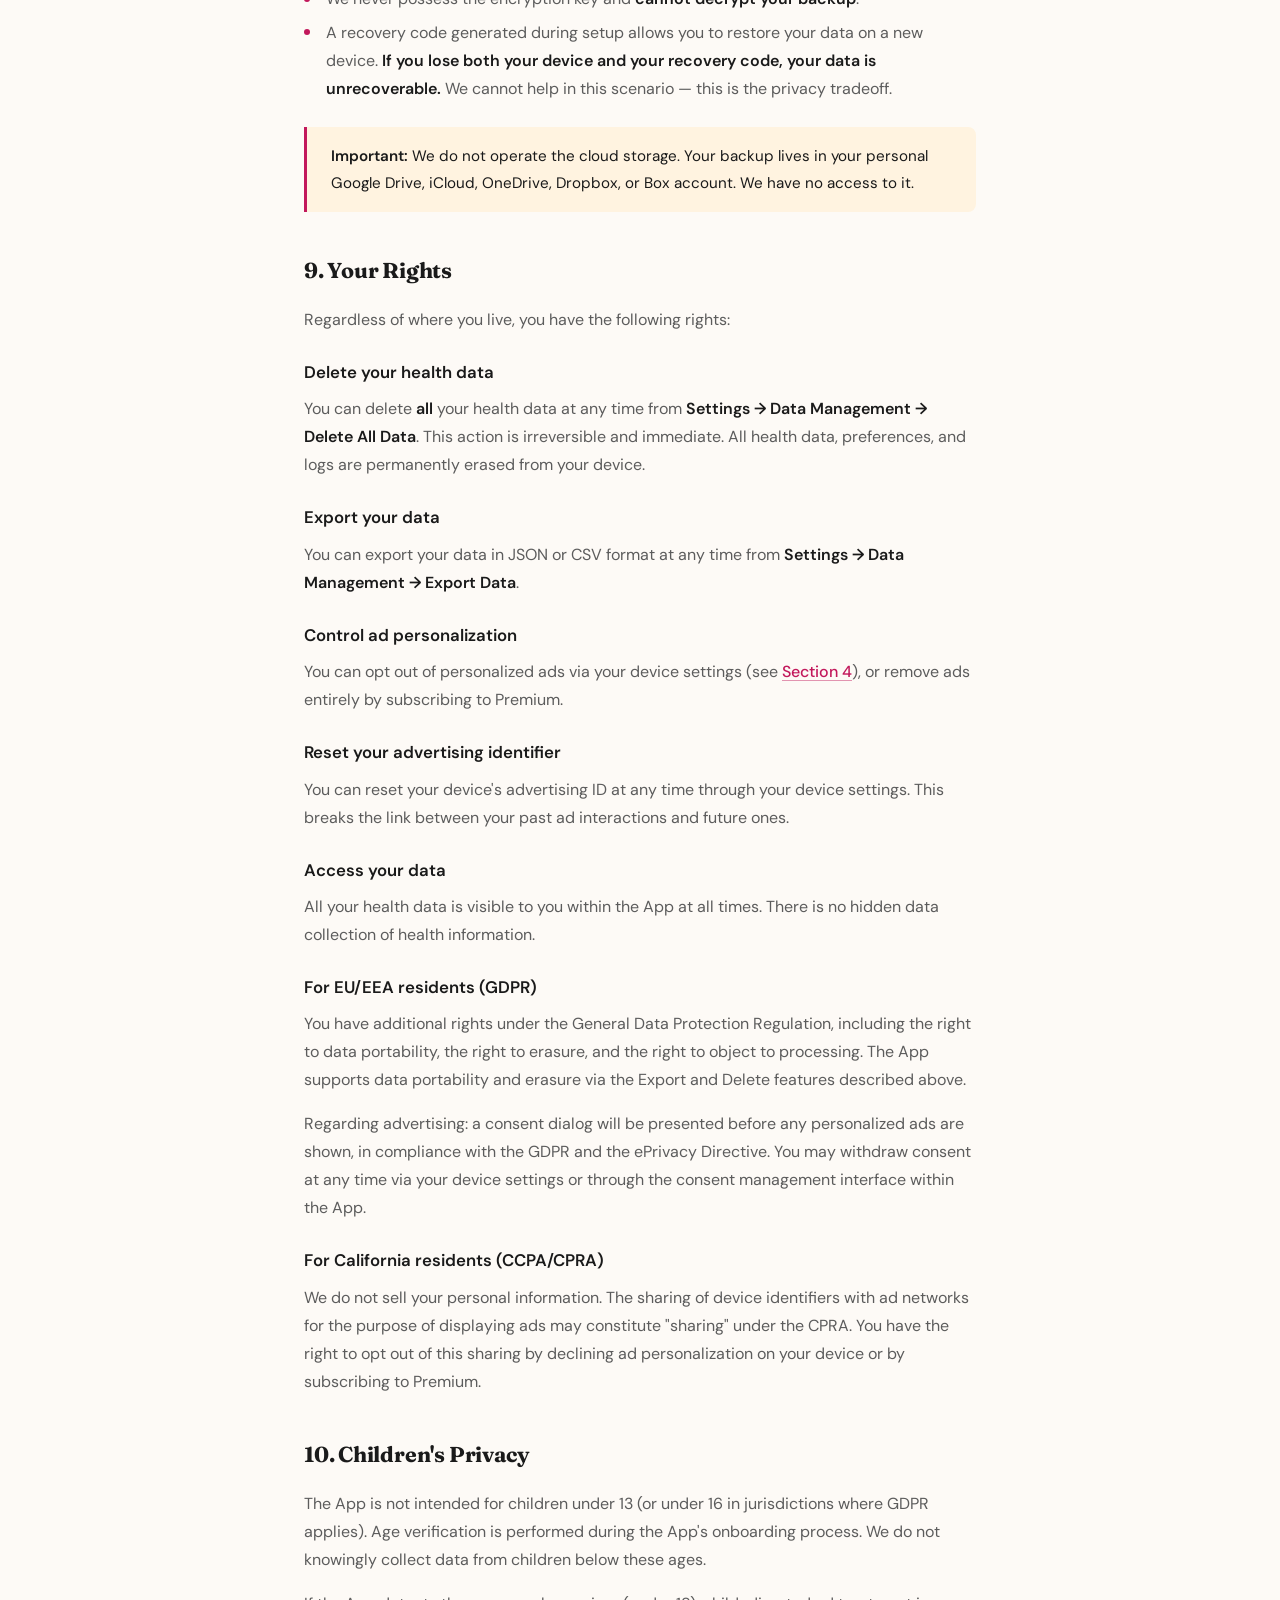
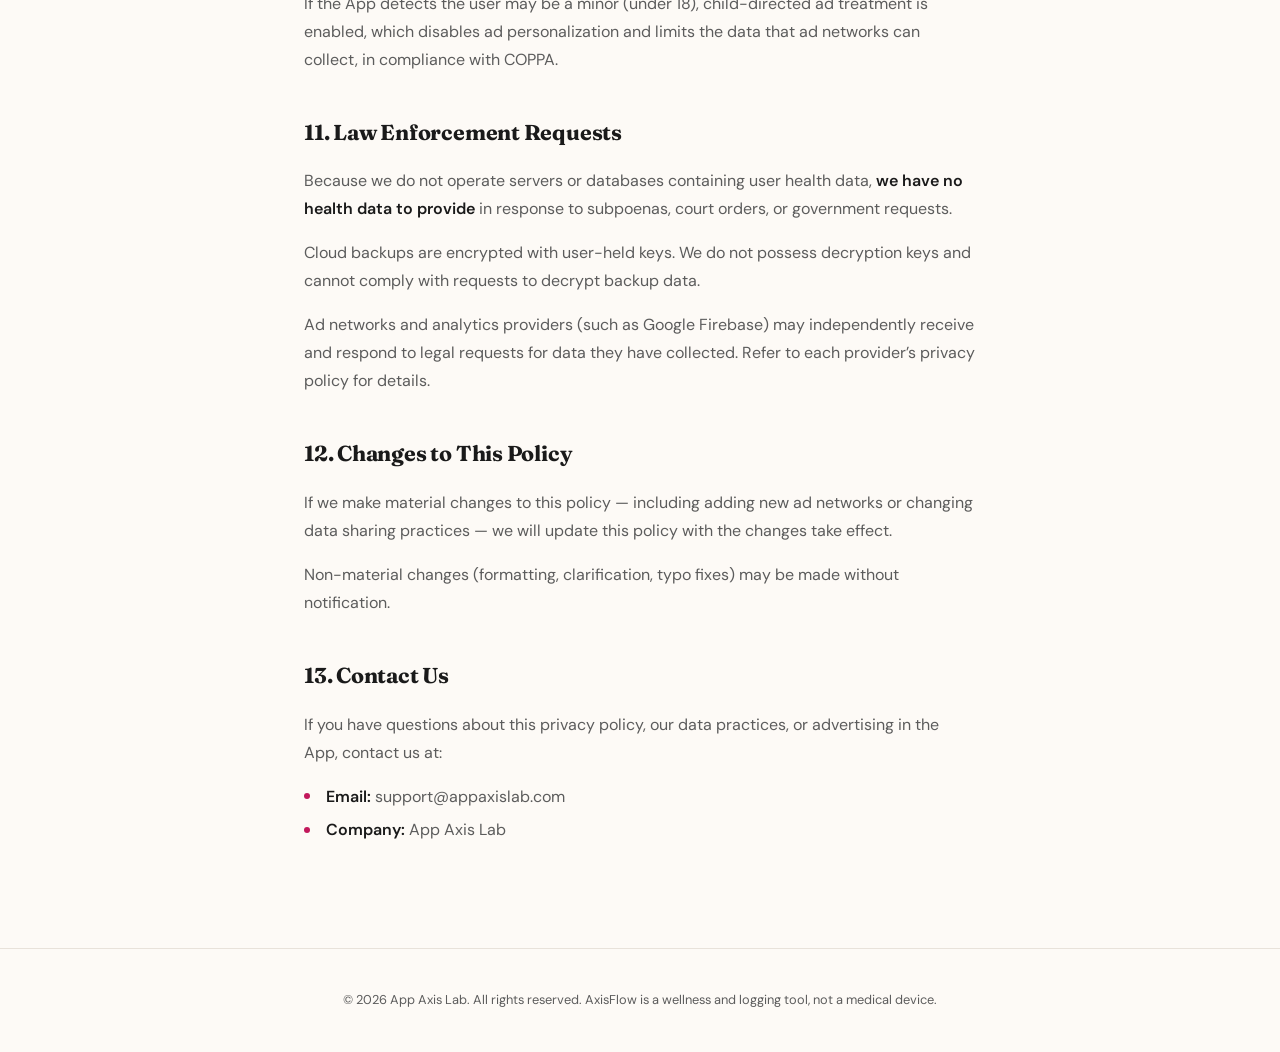
<file: periodtracker-policy.html>
<!DOCTYPE html>
<html lang="en">
<head>
    <meta charset="UTF-8">
    <meta name="viewport" content="width=device-width, initial-scale=1.0">
    <title>Privacy Policy — AxisFlow</title>
    <link rel="preconnect" href="https://fonts.googleapis.com">
    <link rel="preconnect" href="https://fonts.gstatic.com" crossorigin>
    <link href="https://fonts.googleapis.com/css2?family=DM+Sans:ital,wght@0,400;0,500;0,600;0,700;1,400&family=Fraunces:opsz,wght@9..144,600;9..144,700&display=swap" rel="stylesheet">
    <style>
        :root {
            --color-bg: #FDFAF6;
            --color-surface: #FFFFFF;
            --color-text: #1A1A1A;
            --color-text-secondary: #5C5C5C;
            --color-accent: #C2185B;
            --color-accent-soft: #FCE4EC;
            --color-border: #E8E2DA;
            --color-highlight: #FFF3E0;
            --color-warning-bg: #FFF8E1;
            --color-warning-border: #F9A825;
            --font-display: 'Fraunces', serif;
            --font-body: 'DM Sans', sans-serif;
            --max-width: 720px;
            --space-xs: 0.5rem;
            --space-sm: 1rem;
            --space-md: 1.5rem;
            --space-lg: 2.5rem;
            --space-xl: 4rem;
        }

        @media (prefers-color-scheme: dark) {
            :root {
                --color-bg: #1A1215;
                --color-surface: #241A1E;
                --color-text: #F0E8EB;
                --color-text-secondary: #A89BA0;
                --color-accent: #F06292;
                --color-accent-soft: #3D1A2A;
                --color-border: #3A2A30;
                --color-highlight: #2E2218;
                --color-warning-bg: #2E2518;
                --color-warning-border: #C7930F;
            }
        }

        *, *::before, *::after {
            margin: 0;
            padding: 0;
            box-sizing: border-box;
        }

        html {
            font-size: 16px;
            scroll-behavior: smooth;
            -webkit-text-size-adjust: 100%;
        }

        body {
            font-family: var(--font-body);
            font-weight: 400;
            line-height: 1.75;
            color: var(--color-text);
            background-color: var(--color-bg);
            -webkit-font-smoothing: antialiased;
            -moz-osx-font-smoothing: grayscale;
        }

        /* ─── HEADER ─── */
        .site-header {
            padding: var(--space-md) var(--space-md);
            border-bottom: 1px solid var(--color-border);
            background: var(--color-surface);
        }

        .site-header__inner {
            max-width: var(--max-width);
            margin: 0 auto;
            display: flex;
            align-items: center;
            justify-content: space-between;
        }

        .site-header__brand {
            display: flex;
            align-items: center;
            gap: 0.6rem;
            text-decoration: none;
            color: var(--color-text);
        }

        .site-header__icon {
            width: 32px;
            height: 32px;
            background: var(--color-accent);
            border-radius: 8px;
            display: flex;
            align-items: center;
            justify-content: center;
            color: white;
            font-size: 1rem;
        }

        .site-header__name {
            font-family: var(--font-display);
            font-weight: 700;
            font-size: 1.15rem;
            letter-spacing: -0.01em;
        }

        .site-header__back {
            font-size: 0.85rem;
            color: var(--color-accent);
            text-decoration: none;
            font-weight: 500;
        }

        .site-header__back:hover {
            text-decoration: underline;
        }

        /* ─── HERO ─── */
        .hero {
            max-width: var(--max-width);
            margin: 0 auto;
            padding: var(--space-xl) var(--space-md) var(--space-lg);
        }

        .hero__label {
            display: inline-block;
            font-size: 0.75rem;
            font-weight: 600;
            text-transform: uppercase;
            letter-spacing: 0.08em;
            color: var(--color-accent);
            background: var(--color-accent-soft);
            padding: 0.25rem 0.75rem;
            border-radius: 100px;
            margin-bottom: var(--space-sm);
        }

        .hero h1 {
            font-family: var(--font-display);
            font-weight: 700;
            font-size: clamp(1.8rem, 4vw, 2.4rem);
            line-height: 1.2;
            letter-spacing: -0.02em;
            color: var(--color-text);
            margin-bottom: var(--space-xs);
        }

        .hero__meta {
            font-size: 0.9rem;
            color: var(--color-text-secondary);
        }

        /* ─── TABLE OF CONTENTS ─── */
        .toc {
            max-width: var(--max-width);
            margin: 0 auto var(--space-lg);
            padding: 0 var(--space-md);
        }

        .toc__box {
            background: var(--color-surface);
            border: 1px solid var(--color-border);
            border-radius: 12px;
            padding: var(--space-md);
        }

        .toc__title {
            font-family: var(--font-display);
            font-weight: 600;
            font-size: 1rem;
            margin-bottom: var(--space-sm);
            color: var(--color-text);
        }

        .toc__list {
            list-style: none;
            columns: 2;
            column-gap: var(--space-lg);
        }

        @media (max-width: 600px) {
            .toc__list { columns: 1; }
        }

        .toc__list li {
            break-inside: avoid;
            margin-bottom: 0.4rem;
        }

        .toc__list a {
            color: var(--color-accent);
            text-decoration: none;
            font-size: 0.9rem;
            font-weight: 500;
            transition: opacity 0.15s;
        }

        .toc__list a:hover {
            text-decoration: underline;
        }

        /* ─── CONTENT ─── */
        .content {
            max-width: var(--max-width);
            margin: 0 auto;
            padding: 0 var(--space-md) var(--space-xl);
        }

        .content section {
            margin-bottom: var(--space-lg);
        }

        .content h2 {
            font-family: var(--font-display);
            font-weight: 700;
            font-size: 1.35rem;
            letter-spacing: -0.01em;
            color: var(--color-text);
            margin-bottom: var(--space-sm);
            padding-top: var(--space-md);
            border-top: 1px solid var(--color-border);
        }

        .content h2:first-child {
            border-top: none;
            padding-top: 0;
        }

        .content h3 {
            font-family: var(--font-body);
            font-weight: 600;
            font-size: 1.05rem;
            color: var(--color-text);
            margin-top: var(--space-md);
            margin-bottom: var(--space-xs);
        }

        .content p {
            margin-bottom: var(--space-sm);
            color: var(--color-text-secondary);
        }

        .content strong {
            color: var(--color-text);
            font-weight: 600;
        }

        .content a {
            color: var(--color-accent);
            font-weight: 500;
            text-decoration: underline;
            text-decoration-thickness: 1px;
            text-underline-offset: 0.2em;
            text-decoration-color: color-mix(in srgb, var(--color-accent) 45%, transparent);
        }

        .content a:hover {
            text-decoration-color: var(--color-accent);
            text-decoration-thickness: 2px;
        }

        .content a:visited {
            color: var(--color-accent);
        }

        .content ul {
            list-style: none;
            margin-bottom: var(--space-sm);
            padding-left: 0;
        }

        .content ul li {
            position: relative;
            padding-left: 1.4rem;
            margin-bottom: 0.35rem;
            color: var(--color-text-secondary);
        }

        .content ul li::before {
            content: '';
            position: absolute;
            left: 0;
            top: 0.65rem;
            width: 6px;
            height: 6px;
            background: var(--color-accent);
            border-radius: 50%;
        }

        /* Callout box */
        .callout {
            background: var(--color-highlight);
            border-left: 3px solid var(--color-accent);
            border-radius: 0 8px 8px 0;
            padding: var(--space-sm) var(--space-md);
            margin: var(--space-md) 0;
        }

        .callout p {
            color: var(--color-text);
            margin-bottom: 0;
            font-size: 0.95rem;
        }

        /* Warning callout */
        .callout--warning {
            background: var(--color-warning-bg);
            border-left-color: var(--color-warning-border);
        }

        /* Table */
        .content table {
            width: 100%;
            border-collapse: collapse;
            margin: var(--space-sm) 0 var(--space-md);
            font-size: 0.9rem;
        }

        .content th, .content td {
            text-align: left;
            padding: 0.6rem 0.8rem;
            border-bottom: 1px solid var(--color-border);
        }

        .content th {
            font-weight: 600;
            color: var(--color-text);
            background: var(--color-surface);
        }

        .content td {
            color: var(--color-text-secondary);
        }

        /* ─── FOOTER ─── */
        .site-footer {
            border-top: 1px solid var(--color-border);
            padding: var(--space-lg) var(--space-md);
            text-align: center;
        }

        .site-footer p {
            font-size: 0.8rem;
            color: var(--color-text-secondary);
            max-width: var(--max-width);
            margin: 0 auto;
        }

        /* ─── PRINT ─── */
        @media print {
            body { background: white; color: black; font-size: 11pt; }
            .site-header, .toc, .site-footer { display: none; }
            .content { max-width: 100%; padding: 0; }
            .content h2 { border-top: 1px solid #ccc; }
            .callout { border-left-color: #333; background: #f5f5f5; }
        }
    </style>
</head>
<body>

    <!-- HEADER -->
    <header class="site-header">
        <div class="site-header__inner">
            <a href="/" class="site-header__brand">
                <span class="site-header__icon">🩸</span>
                <span class="site-header__name">AxisFlow Period Tracker</span>
            </a>
            <a href="index.html" class="site-header__back">&larr; Back to home</a>
        </div>
    </header>

    <!-- HERO -->
    <div class="hero">
        <span class="hero__label">Legal</span>
        <h1>Privacy Policy</h1>
        <p class="hero__meta">Last updated: May 06, 2026 &middot; Version 2.1</p>
    </div>

    <!-- TABLE OF CONTENTS -->
    <nav class="toc" aria-label="Table of contents">
        <div class="toc__box">
            <p class="toc__title">Contents</p>
            <ol class="toc__list">
                <li><a href="#introduction">Introduction</a></li>
                <li><a href="#data-we-process">Data We Process</a></li>
                <li><a href="#where-your-data-lives">Where Your Data Lives</a></li>
                <li><a href="#advertising">Advertising</a></li>
                <li><a href="#product-analytics-firebase">Product Analytics (Firebase)</a></li>
                <li><a href="#data-sharing">Data Sharing with Third Parties</a></li>
                <li><a href="#subscription-data">Subscription Data</a></li>
                <li><a href="#cloud-backup">Cloud Backup</a></li>
                <li><a href="#your-rights">Your Rights</a></li>
                <li><a href="#childrens-privacy">Children's Privacy</a></li>
                <li><a href="#law-enforcement">Law Enforcement</a></li>
                <li><a href="#changes">Changes to This Policy</a></li>
                <li><a href="#contact">Contact Us</a></li>
            </ol>
        </div>
    </nav>

    <!-- CONTENT -->
    <main class="content">

        <!-- 1. Introduction -->
        <section id="introduction">
            <h2>1. Introduction</h2>
            <p><strong>AxisFlow</strong> ("the App") is a menstrual cycle and ovulation tracking application developed by App Axis Lab ("we," "us," or "our"). Your privacy matters to us, and this policy explains in plain language what data the App handles, how we handle it, and what rights you have.</p>
            <p>The App is designed so that <strong>your health data is stored on your device and encrypted</strong>. We do not operate backend servers that store your health information. However, the App does display advertisements provided by third-party ad networks, which involves certain data collection as described in <a href="#advertising">Section 4</a> below. We also use Firebase for anonymized product analytics to understand general usage patterns, as described in <a href="#product-analytics-firebase">Section 5</a>.</p>

            <div class="callout">
                <p><strong>The short version:</strong> Your health data (cycles, symptoms, BBT, mood) stays on your phone, encrypted. We never see it. We display ads on the free tier via mediation partners listed in this policy, and we use Firebase for generic usage analytics &mdash; neither receives your health logs. Premium subscribers enjoy an ad-free experience.</p>
            </div>
        </section>

        <!-- 2. Data We Process -->
        <section id="data-we-process">
            <h2>2. Data We Process</h2>

            <h3>Health data you enter</h3>
            <p>The App processes the following health-related data that you voluntarily enter:</p>
            <ul>
                <li>Menstrual cycle dates (period start and end dates)</li>
                <li>Flow intensity</li>
                <li>Symptoms and their severity</li>
                <li>Mood</li>
                <li>Basal body temperature (BBT) readings</li>
                <li>Cervical mucus observations</li>
                <li>Sexual activity</li>
                <li>Pill reminder status (taken, skipped, missed)</li>
            </ul>
            <p>This health data is stored <strong>exclusively on your device</strong> and is never transmitted to our servers or to any advertising partner.</p>

            <h3>Profile preferences</h3>
            <ul>
                <li>Birth year (for age verification only &mdash; not your full date of birth)</li>
                <li>Cycle and period length defaults</li>
                <li>Temperature unit preference (&deg;F / &deg;C)</li>
                <li>Goal mode (tracking, conceiving, or fertility awareness)</li>
            </ul>

            <h3>Data collected by advertising SDKs</h3>
            <p>When ads are displayed, the third-party ad networks integrated into the App may automatically collect certain device and usage information. This data is collected <strong>by the ad network directly</strong>, not by us. See <a href="#advertising">Section 4 (Advertising)</a> for full details.</p>

            <h3>Product analytics (Firebase)</h3>
            <p>We use <strong>Google Firebase</strong> to collect <strong>non-health</strong> app events (for example screen views and generic navigation flows) so we can understand the user journey and improve the App. Events are not used to reconstruct your cycle, symptoms, or any health entries. See <a href="#product-analytics-firebase">Section 5 (Product Analytics)</a> for full details.</p>

            <h3>What we do NOT collect</h3>
            <p>We do <strong>not</strong> collect your name, email address, phone number, physical address, or precise geographic location. We do <strong>not</strong> transmit your health data (cycle dates, symptoms, BBT readings, mood, or any other health entries) to any server, ad network, analytics SDK, or other third party.</p>
        </section>

        <!-- 3. Where Your Data Lives -->
        <section id="where-your-data-lives">
            <h2>3. Where Your Data Lives</h2>
            <p><strong>All health data is stored exclusively on your device.</strong> It is encrypted at rest using AES-256 encryption (via SQLCipher). The encryption key is stored in your device's secure hardware (iOS Keychain / Android Keystore) and is protected by your biometric authentication or device passcode.</p>
            <p>We operate <strong>no backend servers</strong> that store your health data. We maintain <strong>no database</strong> of user health information.</p>

            <table>
                <thead>
                    <tr>
                        <th>Scenario</th>
                        <th>Data leaves device?</th>
                        <th>What data?</th>
                    </tr>
                </thead>
                <tbody>
                    <tr>
                        <td>Normal app usage (health data)</td>
                        <td>No</td>
                        <td>Encrypted at rest on device (AES-256)</td>
                    </tr>
                    <tr>
                        <td>Ads displayed (free tier)</td>
                        <td>Yes &mdash; by the ad SDK</td>
                        <td>Device identifiers, ad interaction data (see Section 4). <strong>No health data is shared.</strong></td>
                    </tr>
                    <tr>
                        <td>Product analytics (Firebase)</td>
                        <td>Yes &mdash; to Google per Firebase terms</td>
                        <td>Aggregated usage and event data only (see Section 5). <strong>No health data is sent.</strong></td>
                    </tr>
                    <tr>
                        <td>Cloud backup (optional, paid)</td>
                        <td>Yes &mdash; to your own cloud storage</td>
                        <td>AES-256 encrypted before upload; we never hold the key</td>
                    </tr>
                    <tr>
                        <td>Data export (JSON/CSV)</td>
                        <td>Only if you share it</td>
                        <td>Your responsibility after export</td>
                    </tr>
                </tbody>
            </table>
        </section>

        <!-- 4. Advertising -->
        <section id="advertising">
            <h2>4. Advertising</h2>

            <p>AxisFlow displays advertisements in the <strong>free tier</strong> of the App to support ongoing development. <strong>Premium subscribers do not see any ads.</strong></p>

            <h3>Ad networks we use</h3>
            <p>The free tier shows ads through <strong>Google AdMob mediation</strong> and partner networks. Depending on your region, device, and inventory, ads may be served by one or more of the following (each operates its own SDK or receives bid requests through mediation):</p>
            <ul>
                <li><strong>Google AdMob</strong> (Google LLC) &mdash; <a href="https://policies.google.com/privacy" target="_blank" rel="noopener">Google Privacy Policy</a></li>
                <li><strong>Pangle</strong> (ByteDance Pte. Ltd.) &mdash; <a href="https://www.pangleglobal.com/privacy" target="_blank" rel="noopener">Pangle Privacy</a></li>
                <li><strong>Yandex Advertising Network</strong> (Yandex) &mdash; <a href="https://yandex.com/legal/confidential/" target="_blank" rel="noopener">Yandex Privacy Policy</a></li>
                <li><strong>Meta Audience Network</strong> (Meta Platforms, Inc.) &mdash; <a href="https://www.facebook.com/privacy/policy/" target="_blank" rel="noopener">Meta Privacy Policy</a></li>
                <li><strong>Liftoff Monetize</strong> (Liftoff / Vungle) &mdash; <a href="https://liftoff.io/privacy-policy/" target="_blank" rel="noopener">Liftoff Privacy Policy</a></li>
                <li><strong>Mintegral</strong> (Mintegral International Limited) &mdash; <a href="https://www.mintegral.com/en/privacy/" target="_blank" rel="noopener">Mintegral Privacy Policy</a></li>
                <li><strong>AppLovin</strong> (AppLovin Corporation) &mdash; <a href="https://www.applovin.com/privacy/" target="_blank" rel="noopener">AppLovin Privacy Policy</a></li>
            </ul>
            <p>We may add, remove, or replace mediation partners from time to time. When we do, this list and the summary in <a href="#data-sharing">Section 6</a> will be updated, and we will notify you via an in-app notice when the change is material.</p>

            <h3>What ad networks collect</h3>
            <p>When an ad is displayed, the ad SDK may automatically collect the following data <strong>from your device</strong>:</p>

            <table>
                <thead>
                    <tr>
                        <th>Data type</th>
                        <th>Examples</th>
                        <th>Purpose</th>
                    </tr>
                </thead>
                <tbody>
                    <tr>
                        <td>Device identifiers</td>
                        <td>Advertising ID (IDFA on iOS, GAID on Android), device model, OS version</td>
                        <td>Ad delivery, frequency capping, fraud prevention</td>
                    </tr>
                    <tr>
                        <td>Network information</td>
                        <td>IP address (coarsely geolocated to city/region level by the ad network), connection type (Wi-Fi/cellular)</td>
                        <td>Ad delivery, regional ad targeting</td>
                    </tr>
                    <tr>
                        <td>Ad interaction data</td>
                        <td>Whether an ad was viewed, tapped, or dismissed; ad display timestamps</td>
                        <td>Ad performance measurement, billing</td>
                    </tr>
                    <tr>
                        <td>App context (limited)</td>
                        <td>App bundle identifier, app version</td>
                        <td>Ad delivery targeting by app category</td>
                    </tr>
                </tbody>
            </table>

            <div class="callout callout--warning">
                <p><strong>What we do NOT share with ad networks:</strong> We never transmit your health data (cycle dates, period status, symptoms, BBT readings, mood, cervical mucus observations, sexual activity, pill logs, or any other health entries) to any ad network. The ad SDK does not have access to the App's encrypted health database. Ads are not targeted based on your cycle, fertility status, or any health information.</p>
            </div>

            <h3>Personalized vs. non-personalized ads</h3>
            <p>Depending on your device settings and consent choices:</p>
            <ul>
                <li><strong>Personalized ads:</strong> If you have not opted out of ad personalization on your device, the ad network may use your advertising ID and browsing/app usage history (collected across other apps by the ad network) to show ads relevant to your general interests. This does NOT involve your health data from AxisFlow.</li>
                <li><strong>Non-personalized ads:</strong> If you have opted out of ad personalization (via your device settings or the consent dialog), the ad network will show contextual or non-targeted ads. The ad network may still collect device identifiers for fraud prevention and frequency capping.</li>
            </ul>

            <h3>Your ad choices</h3>
            <ul>
                <li><strong>iOS:</strong> When you first use the App, you will see Apple's App Tracking Transparency (ATT) prompt asking whether AxisFlow can track your activity across other companies' apps and websites. If you choose "Ask App Not to Track," only non-personalized ads will be shown.</li>
                <li><strong>Android:</strong> You can opt out of ad personalization via <strong>Settings &rarr; Google &rarr; Ads &rarr; Opt out of Ads Personalization</strong> on your device.</li>
                <li><strong>Remove ads entirely:</strong> Subscribe to <strong>AxisFlow Premium</strong>. Premium subscribers see zero ads, and the ad SDKs are not activated for premium users.</li>
            </ul>

            <h3>Ad placement</h3>
            <p>Ads are placed in non-intrusive locations within the App. Ads are <strong>never</strong> shown:</p>
            <ul>
                <li>During period logging or symptom entry</li>
                <li>On the PIN/biometric lock screen</li>
                <li>During onboarding</li>
                <li>As fullscreen interstitials that block core functionality</li>
                <li>In push notifications</li>
            </ul>

            <h3>Children and ads</h3>
            <p>If the App detects that the user may be under 18 (based on the birth year provided during onboarding), the App requests child-directed ad treatment from the ad network, which disables personalized advertising and limits data collection in compliance with COPPA and applicable laws.</p>
        </section>

        <!-- 5. Product Analytics (Firebase) -->
        <section id="product-analytics-firebase">
            <h2>5. Product Analytics (Firebase)</h2>
            <p>We use <strong>Google Firebase</strong> (including Firebase Analytics and related Firebase SDK features) to collect <strong>product analytics events</strong>. These events help us understand how people navigate the App &mdash; for example which screens are opened and basic funnel steps &mdash; so we can fix bugs, prioritize improvements, and measure stability.</p>

            <h3>What we send (and what we do not)</h3>
            <p>We configure analytics so that events reflect <strong>generic app usage only</strong>. We do <strong>not</strong> include any of your health entries in Firebase events: no cycle dates, period logs, symptoms, BBT readings, mood, cervical mucus or sexual activity logs, pill reminders, notes, or similar wellness data. That information stays in your on-device encrypted database and is <strong>not</strong> transmitted to Firebase for analytics.</p>
            <p>We do <strong>not</strong> intentionally send your name, email address, phone number, or account credentials to Firebase as part of this analytics setup.</p>

            <h3>What Google / Firebase may still process</h3>
            <p>Like most analytics SDKs, Firebase relies on Google’s infrastructure. Under Google’s and Firebase’s own policies and documentation, Google may process certain <strong>technical identifiers and diagnostics</strong> tied to the app installation or device (for example app instance identifiers, device model, OS version, locale, crash logs, and IP-related signals used for delivery and fraud prevention). Those practices are governed by Google &mdash; not stored by us on our own servers as health data. For details, see:</p>
            <ul>
                <li><a href="https://firebase.google.com/support/privacy" target="_blank" rel="noopener">Firebase Privacy Information</a></li>
                <li><a href="https://policies.google.com/privacy" target="_blank" rel="noopener">Google Privacy Policy</a></li>
            </ul>

            <div class="callout">
                <p><strong>Summary:</strong> Firebase tells us <em>how the App is used in general</em>, not <em>what health information you logged</em>. Removing ads via Premium is described in <a href="#subscription-data">Section 7</a>; it does not change how on-device health encryption works.</p>
            </div>
        </section>

        <!-- 6. Data Sharing with Third Parties -->
        <section id="data-sharing">
            <h2>6. Data Sharing with Third Parties</h2>
            <p>The following table summarizes all third-party services that may receive data from or through the App:</p>

            <table>
                <thead>
                    <tr>
                        <th>Third party</th>
                        <th>Data received</th>
                        <th>Purpose</th>
                        <th>Receives health data?</th>
                    </tr>
                </thead>
                <tbody>
                    <tr>
                        <td><strong>Ad mediation partners</strong> (may include Google AdMob, Pangle, Yandex, Meta Audience Network, Liftoff, Mintegral, AppLovin &mdash; see <a href="#advertising">Section 4</a>)</td>
                        <td>Device identifiers, IP address (coarse), ad interactions, limited app context</td>
                        <td>Serving and measuring ads on the free tier</td>
                        <td><strong>No</strong></td>
                    </tr>
                    <tr>
                        <td><strong>Google Firebase</strong></td>
                        <td>Usage and diagnostic events; technical identifiers per Google’s policies (see <a href="#product-analytics-firebase">Section 5</a>)</td>
                        <td>Product analytics, quality, and stability</td>
                        <td><strong>No</strong></td>
                    </tr>
                    <tr>
                        <td><strong>RevenueCat</strong></td>
                        <td>Pseudonymous user ID, subscription transaction events</td>
                        <td>Subscription management</td>
                        <td><strong>No</strong></td>
                    </tr>
                    <tr>
                        <td><strong>Apple / Google</strong></td>
                        <td>Purchase receipts (handled by the platform)</td>
                        <td>Payment processing</td>
                        <td><strong>No</strong></td>
                    </tr>
                </tbody>
            </table>

            <p><strong>We do not sell your personal information.</strong> The data shared with ad networks is for the sole purpose of displaying advertisements and is governed by each ad network's own privacy policy.</p>

            <p>We do not share, sell, rent, or trade your health data with any third party for any purpose, including advertising.</p>
        </section>

        <!-- 7. Subscription Data -->
        <section id="subscription-data">
            <h2>7. Subscription Data</h2>
            <p>If you subscribe to AxisFlow Premium, your payment is processed entirely by <strong>Apple</strong> (via the App Store) or <strong>Google</strong> (via Google Play). We never see your payment details (credit card number, billing address, etc.).</p>
            <p>Subscription status is managed by <strong>RevenueCat, Inc.</strong>, a third-party service that receives anonymous transaction data from Apple and Google. RevenueCat assigns a pseudonymous identifier (not linked to your identity) to track your subscription status. RevenueCat does <strong>not</strong> receive any health data from the App.</p>
            <p>For RevenueCat's privacy practices, see <a href="https://www.revenuecat.com/privacy" target="_blank" rel="noopener">revenuecat.com/privacy</a>.</p>

            <div class="callout">
                <p><strong>Premium benefit:</strong> AxisFlow Premium subscribers enjoy a completely ad-free experience. When Premium is active, the ad SDK is not initialized, and no ad-related data collection occurs.</p>
            </div>
        </section>

        <!-- 8. Cloud Backup -->
        <section id="cloud-backup">
            <h2>8. Cloud Backup (Optional, Paid Feature)</h2>
            <p>If you choose to use the Cloud Backup feature:</p>
            <ul>
                <li>Your data is encrypted <strong>on your device</strong> using a password you set, <strong>before</strong> it leaves your device.</li>
                <li>The encrypted backup is stored in <strong>your own cloud storage account</strong> (Google Drive, iCloud, OneDrive, Dropbox, or Box).</li>
                <li>We never possess the encryption key and <strong>cannot decrypt your backup</strong>.</li>
                <li>A recovery code generated during setup allows you to restore your data on a new device. <strong>If you lose both your device and your recovery code, your data is unrecoverable.</strong> We cannot help in this scenario &mdash; this is the privacy tradeoff.</li>
            </ul>

            <div class="callout">
                <p><strong>Important:</strong> We do not operate the cloud storage. Your backup lives in your personal Google Drive, iCloud, OneDrive, Dropbox, or Box account. We have no access to it.</p>
            </div>
        </section>

        <!-- 9. Your Rights -->
        <section id="your-rights">
            <h2>9. Your Rights</h2>
            <p>Regardless of where you live, you have the following rights:</p>

            <h3>Delete your health data</h3>
            <p>You can delete <strong>all</strong> your health data at any time from <strong>Settings &rarr; Data Management &rarr; Delete All Data</strong>. This action is irreversible and immediate. All health data, preferences, and logs are permanently erased from your device.</p>

            <h3>Export your data</h3>
            <p>You can export your data in JSON or CSV format at any time from <strong>Settings &rarr; Data Management &rarr; Export Data</strong>.</p>

            <h3>Control ad personalization</h3>
            <p>You can opt out of personalized ads via your device settings (see <a href="#advertising">Section 4</a>), or remove ads entirely by subscribing to Premium.</p>

            <h3>Reset your advertising identifier</h3>
            <p>You can reset your device's advertising ID at any time through your device settings. This breaks the link between your past ad interactions and future ones.</p>

            <h3>Access your data</h3>
            <p>All your health data is visible to you within the App at all times. There is no hidden data collection of health information.</p>

            <h3>For EU/EEA residents (GDPR)</h3>
            <p>You have additional rights under the General Data Protection Regulation, including the right to data portability, the right to erasure, and the right to object to processing. The App supports data portability and erasure via the Export and Delete features described above.</p>
            <p>Regarding advertising: a consent dialog will be presented before any personalized ads are shown, in compliance with the GDPR and the ePrivacy Directive. You may withdraw consent at any time via your device settings or through the consent management interface within the App.</p>

            <h3>For California residents (CCPA/CPRA)</h3>
            <p>We do not sell your personal information. The sharing of device identifiers with ad networks for the purpose of displaying ads may constitute "sharing" under the CPRA. You have the right to opt out of this sharing by declining ad personalization on your device or by subscribing to Premium.</p>
        </section>

        <!-- 10. Children's Privacy -->
        <section id="childrens-privacy">
            <h2>10. Children's Privacy</h2>
            <p>The App is not intended for children under 13 (or under 16 in jurisdictions where GDPR applies). Age verification is performed during the App's onboarding process. We do not knowingly collect data from children below these ages.</p>
            <p>If the App detects the user may be a minor (under 18), child-directed ad treatment is enabled, which disables ad personalization and limits the data that ad networks can collect, in compliance with COPPA.</p>
        </section>

        <!-- 11. Law Enforcement -->
        <section id="law-enforcement">
            <h2>11. Law Enforcement Requests</h2>
            <p>Because we do not operate servers or databases containing user health data, <strong>we have no health data to provide</strong> in response to subpoenas, court orders, or government requests.</p>
            <p>Cloud backups are encrypted with user-held keys. We do not possess decryption keys and cannot comply with requests to decrypt backup data.</p>
            <p>Ad networks and analytics providers (such as Google Firebase) may independently receive and respond to legal requests for data they have collected. Refer to each provider’s privacy policy for details.</p>
        </section>

        <!-- 12. Changes -->
        <section id="changes">
            <h2>12. Changes to This Policy</h2>
            <p>If we make material changes to this policy &mdash; including adding new ad networks or changing data sharing practices &mdash; we will update this policy with the changes take effect.</p>
            <p>Non-material changes (formatting, clarification, typo fixes) may be made without notification.</p>
        </section>

        <!-- 13. Contact -->
        <section id="contact">
            <h2>13. Contact Us</h2>
            <p>If you have questions about this privacy policy, our data practices, or advertising in the App, contact us at:</p>
            <ul>
                <li><strong>Email:</strong> support@appaxislab.com</li>
                <li><strong>Company:</strong> App Axis Lab</li>
            </ul>
        </section>

    </main>

    <!-- FOOTER -->
    <footer class="site-footer">
        <p>&copy; 2026 App Axis Lab. All rights reserved. AxisFlow is a wellness and logging tool, not a medical device.</p>
    </footer>

</body>
</html>
</file>
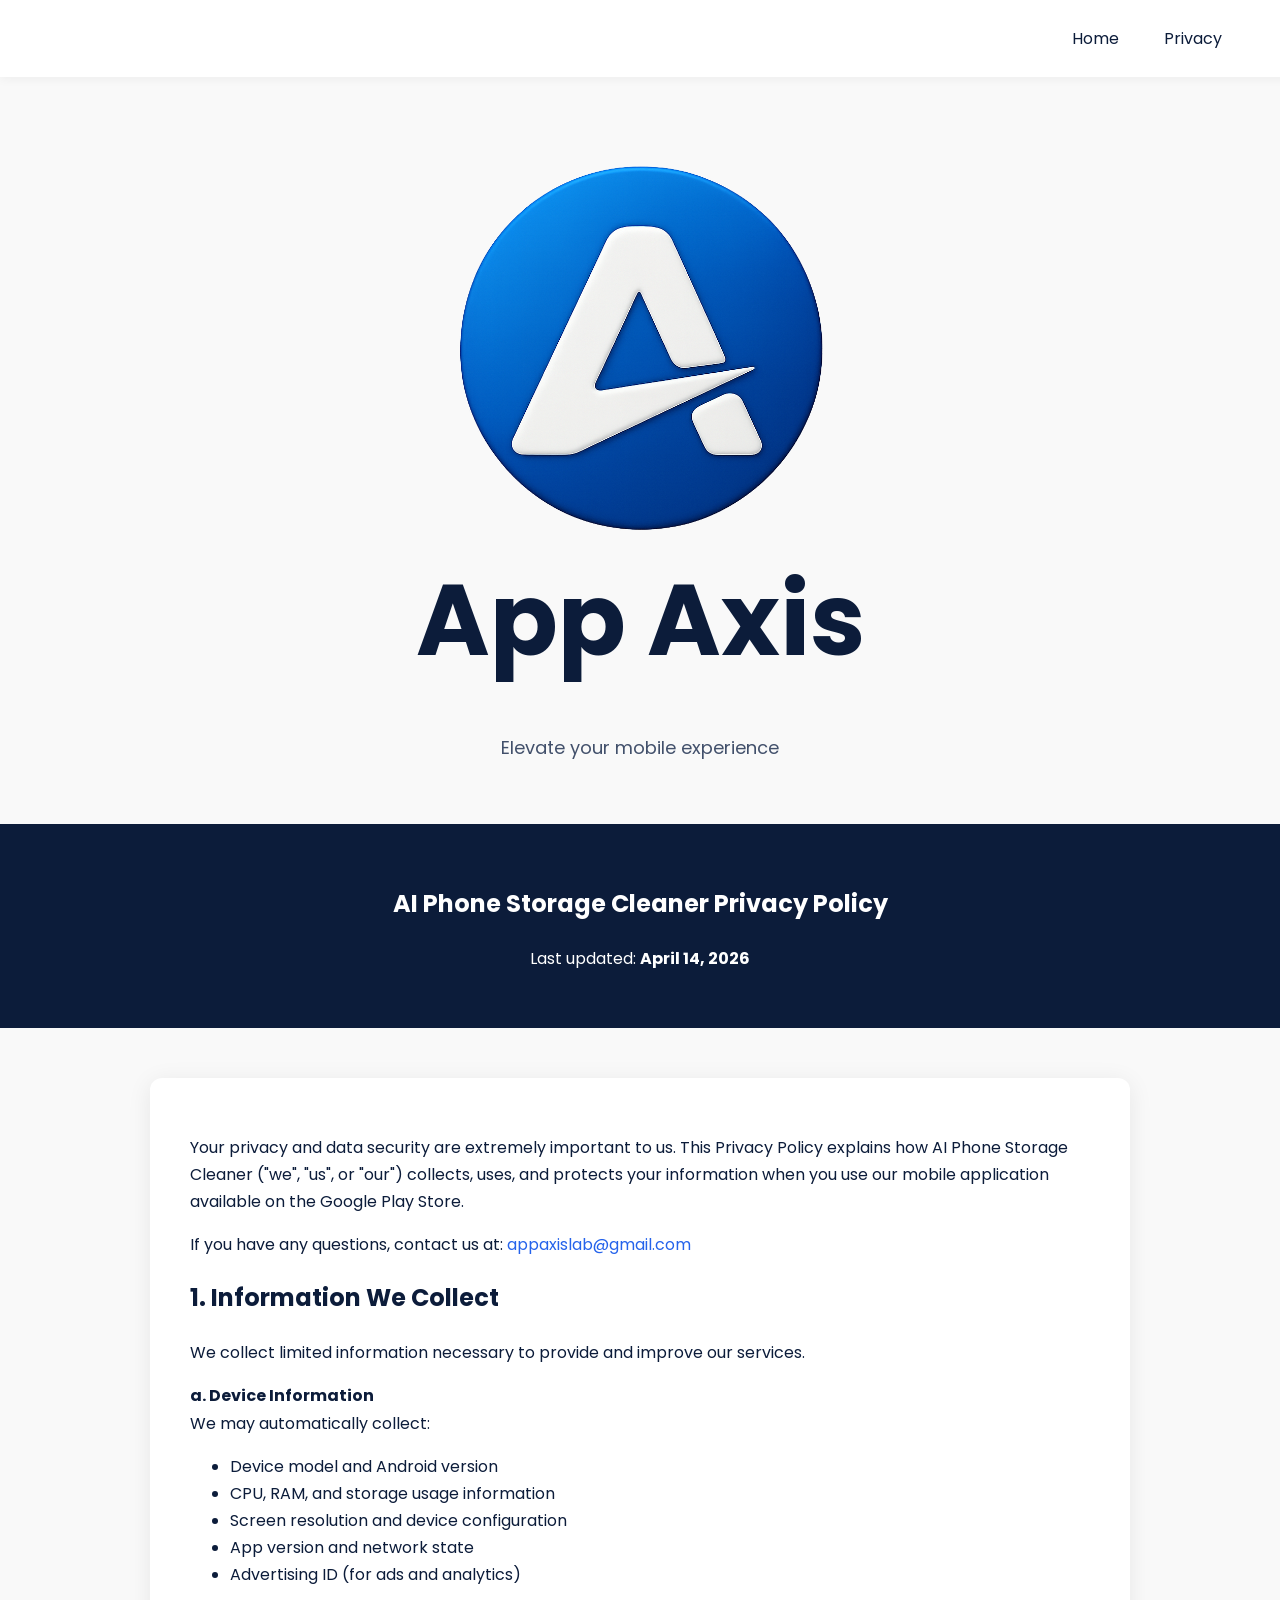
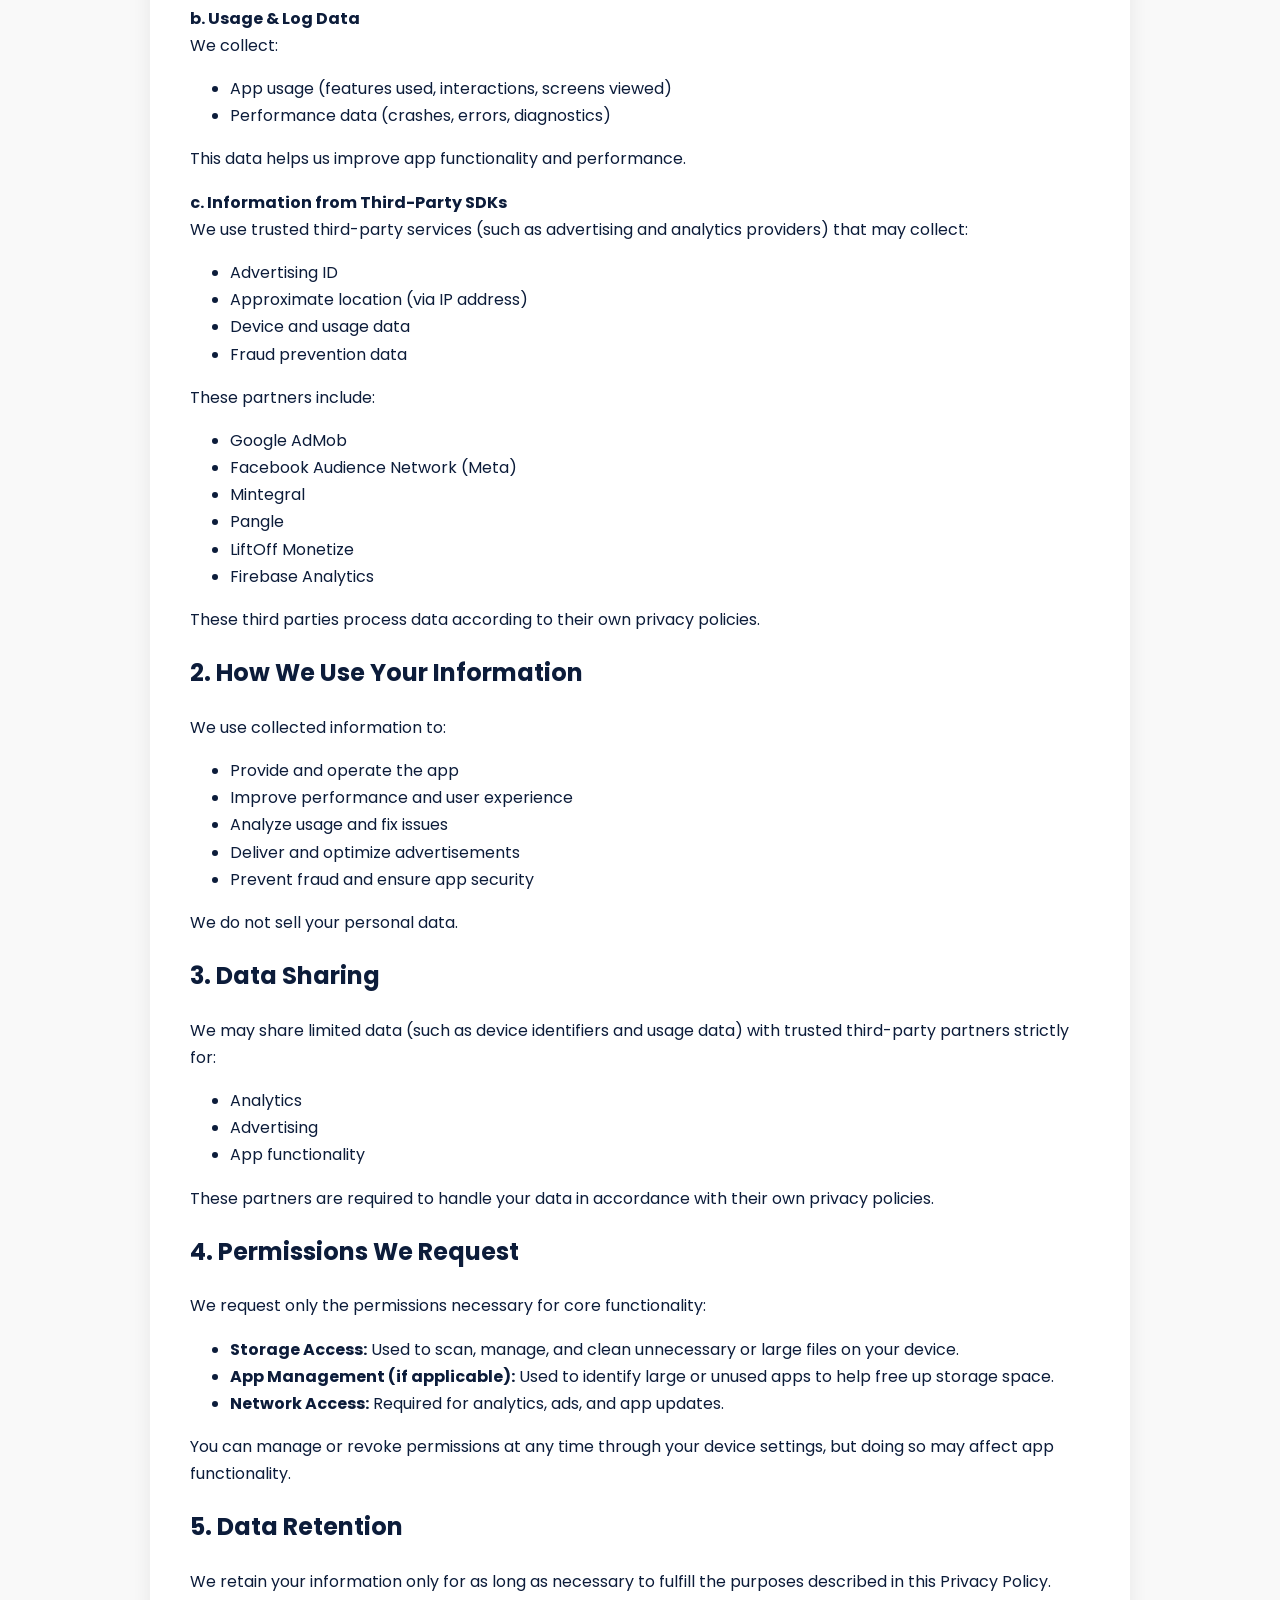
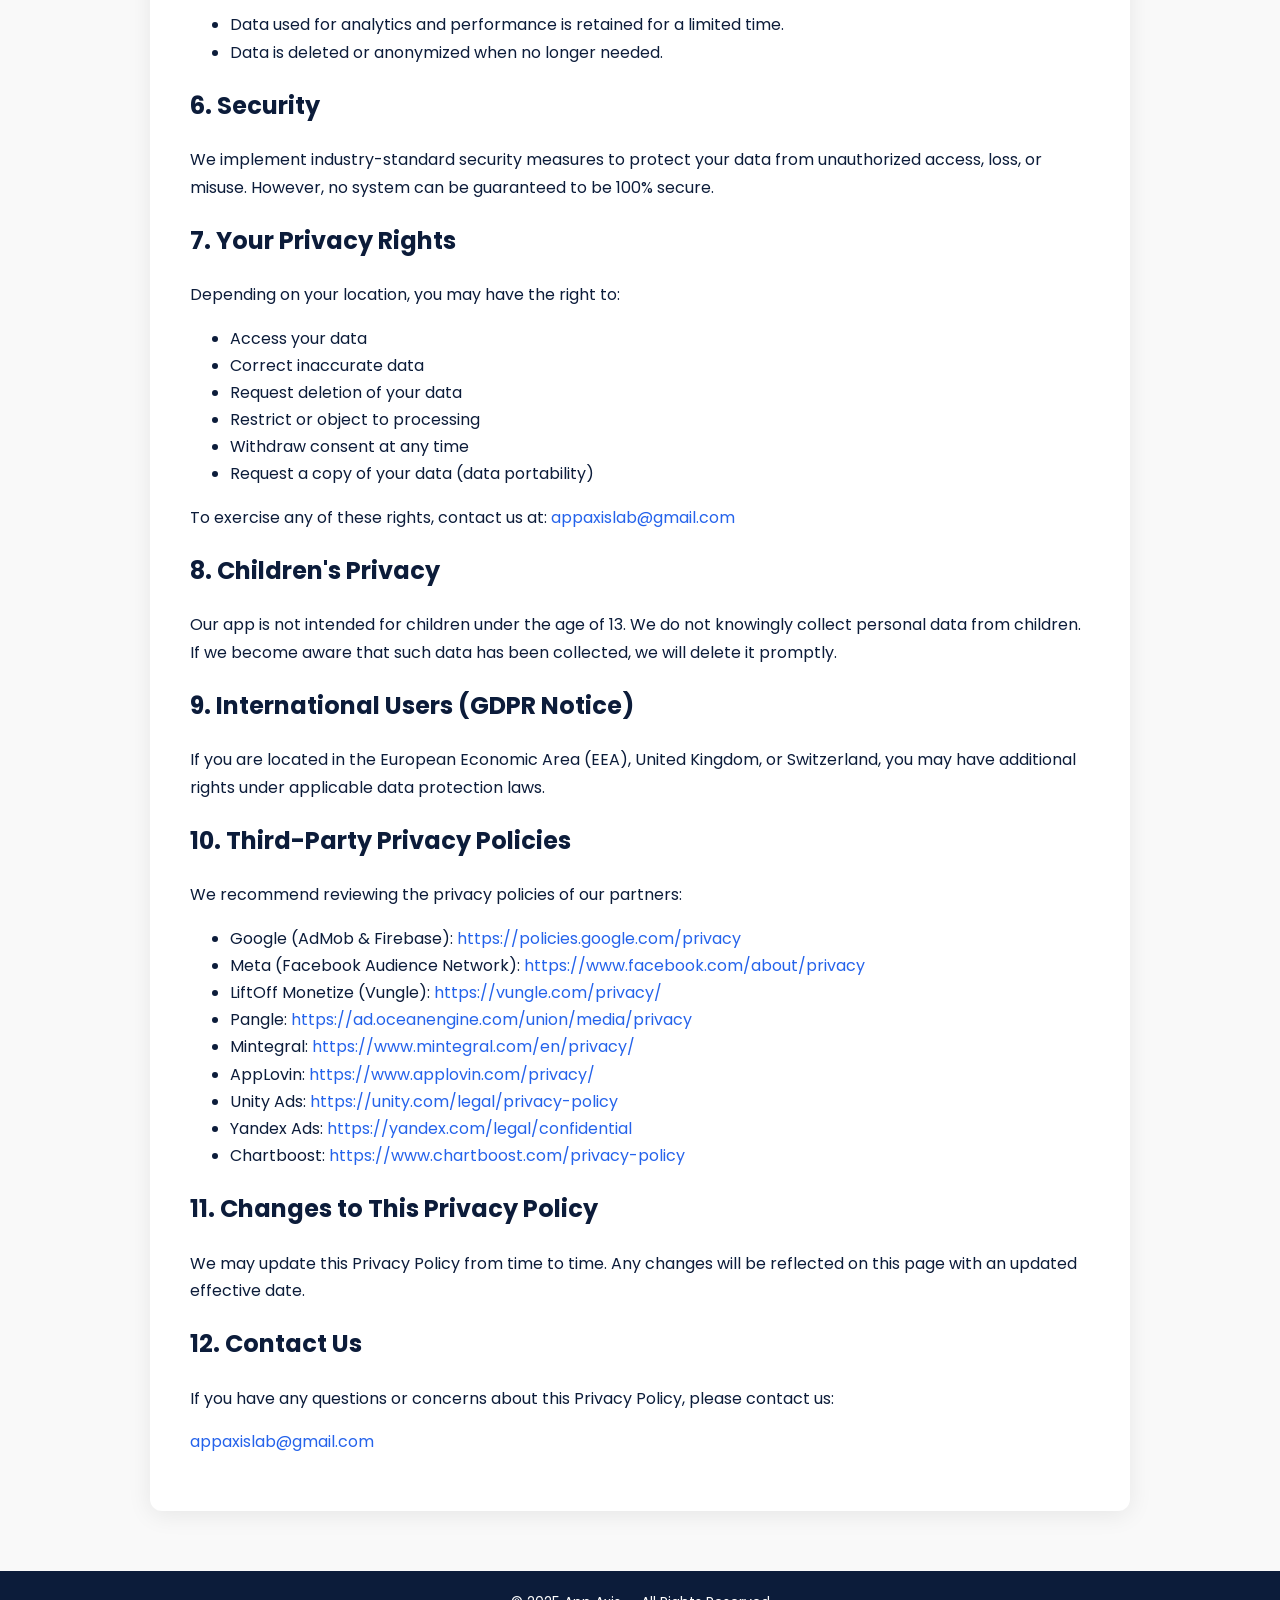
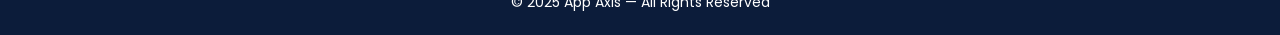
<file: phonecleaner_privacy.html>
<!DOCTYPE html>
<html lang="en">
<head>
  <meta charset="UTF-8">
  <meta name="viewport" content="width=device-width, initial-scale=1.0">
  <title>App Axis</title>
  <link href="https://fonts.googleapis.com/css2?family=Poppins:wght@400;600;700&display=swap" rel="stylesheet">
<style>
    body {
      font-family: 'Poppins', sans-serif;
      background-color: #f9f9f9;
      color: #0c1c3a;
      line-height: 1.7;
      margin: 0;
      padding: 0;
    }
    header {
      background: #0c1c3a;
      color: #fff;
      text-align: center;
      padding: 40px 20px;
    }

    header h2{
      color: white;
    }
    main {
      max-width: 900px;
      margin: 50px auto;
      background: #fff;
      padding: 40px;
      border-radius: 12px;
      box-shadow: 0 4px 25px rgba(0, 0, 0, 0.08);
    }
    h1, h2 {
      color: #0c1c3a;
    }
    a {
      color: #2563eb;
      text-decoration: none;
    }
    footer {
      text-align: center;
      background: #0c1c3a;
      color: #fff;
      padding: 20px;
      margin-top: 60px;
      font-size: 14px;
    }

        /* Navbar */
    nav{
      width:90%;
      display:flex;
      justify-content:flex-end;
      align-items:center;
      padding:25px 70px;
      font-size:16px;
      background:#fff;
      box-shadow:0 2px 10px rgba(0,0,0,0.05);
      position:sticky;
      top:0;
      z-index:10;
    }
    nav a{
      text-decoration:none;
      color:#0c1c3a;
      margin-left:45px;
      transition:opacity .3s;
    }
    nav a:hover{opacity:.6;}

    /* Hero */
    .hero{
      text-align:center;
      margin-top:20px;
      margin-bottom:60px;
    }
    .hero img{
      width:520px;
      height:520px;
      margin-bottom:10px;
    }
    .hero h1{
      font-size:100px;
      font-weight:700;
      margin-top: -100px;
      margin-bottom:28px;

    }
    .hero p{
      font-size:18px;
      color:#42506b;
      margin-bottom: 40px;
    }
  </style>

</head>

<body>

  <!-- Navigation -->
  <nav>
    <a href="index.html">Home</a>
    <a href="#">Privacy</a>
  </nav>

  <!-- Hero -->
  <section class="hero">
    <img src="images/logo.png" alt="App Axis Logo">
    <h1>App Axis</h1>
    <p>Elevate your mobile experience</p>
  </section>

  <header>
  <h2>AI Phone Storage Cleaner Privacy Policy</h2>
  <p>Last updated: <strong>April 14, 2026</strong></p>
  </header>


  <main>
    <p>
      Your privacy and data security are extremely important to us. This Privacy Policy explains how AI Phone Storage Cleaner ("we", "us", or "our") collects, uses, and protects your information when you use our mobile application available on the Google Play Store.
    </p>
    <p>
      If you have any questions, contact us at: <a href="mailto:appaxislab@gmail.com">appaxislab@gmail.com</a>
    </p>

    <h2>1. Information We Collect</h2>
    <p>We collect limited information necessary to provide and improve our services.</p>
    <p><strong>a. Device Information</strong><br>We may automatically collect:</p>
    <ul>
      <li>Device model and Android version</li>
      <li>CPU, RAM, and storage usage information</li>
      <li>Screen resolution and device configuration</li>
      <li>App version and network state</li>
      <li>Advertising ID (for ads and analytics)</li>
    </ul>

    <p><strong>b. Usage &amp; Log Data</strong><br>We collect:</p>
    <ul>
      <li>App usage (features used, interactions, screens viewed)</li>
      <li>Performance data (crashes, errors, diagnostics)</li>
    </ul>
    <p>This data helps us improve app functionality and performance.</p>

    <p><strong>c. Information from Third-Party SDKs</strong><br>We use trusted third-party services (such as advertising and analytics providers) that may collect:</p>
    <ul>
      <li>Advertising ID</li>
      <li>Approximate location (via IP address)</li>
      <li>Device and usage data</li>
      <li>Fraud prevention data</li>
    </ul>
    <p>These partners include:</p>
    <ul>
      <li>Google AdMob</li>
      <li>Facebook Audience Network (Meta)</li>
      <li>Mintegral</li>
      <li>Pangle</li>
      <li>LiftOff Monetize</li>
      <li>Firebase Analytics</li>
    </ul>
    <p>These third parties process data according to their own privacy policies.</p>

    <h2>2. How We Use Your Information</h2>
    <p>We use collected information to:</p>
    <ul>
      <li>Provide and operate the app</li>
      <li>Improve performance and user experience</li>
      <li>Analyze usage and fix issues</li>
      <li>Deliver and optimize advertisements</li>
      <li>Prevent fraud and ensure app security</li>
    </ul>
    <p>We do not sell your personal data.</p>

    <h2>3. Data Sharing</h2>
    <p>We may share limited data (such as device identifiers and usage data) with trusted third-party partners strictly for:</p>
    <ul>
      <li>Analytics</li>
      <li>Advertising</li>
      <li>App functionality</li>
    </ul>
    <p>These partners are required to handle your data in accordance with their own privacy policies.</p>

    <h2>4. Permissions We Request</h2>
    <p>We request only the permissions necessary for core functionality:</p>
    <ul>
      <li><strong>Storage Access:</strong> Used to scan, manage, and clean unnecessary or large files on your device.</li>
      <li><strong>App Management (if applicable):</strong> Used to identify large or unused apps to help free up storage space.</li>
      <li><strong>Network Access:</strong> Required for analytics, ads, and app updates.</li>
    </ul>
    <p>You can manage or revoke permissions at any time through your device settings, but doing so may affect app functionality.</p>

    <h2>5. Data Retention</h2>
    <p>We retain your information only for as long as necessary to fulfill the purposes described in this Privacy Policy.</p>
    <ul>
      <li>Data used for analytics and performance is retained for a limited time.</li>
      <li>Data is deleted or anonymized when no longer needed.</li>
    </ul>

    <h2>6. Security</h2>
    <p>We implement industry-standard security measures to protect your data from unauthorized access, loss, or misuse. However, no system can be guaranteed to be 100% secure.</p>

    <h2>7. Your Privacy Rights</h2>
    <p>Depending on your location, you may have the right to:</p>
    <ul>
      <li>Access your data</li>
      <li>Correct inaccurate data</li>
      <li>Request deletion of your data</li>
      <li>Restrict or object to processing</li>
      <li>Withdraw consent at any time</li>
      <li>Request a copy of your data (data portability)</li>
    </ul>
    <p>To exercise any of these rights, contact us at: <a href="mailto:appaxislab@gmail.com">appaxislab@gmail.com</a></p>

    <h2>8. Children's Privacy</h2>
    <p>Our app is not intended for children under the age of 13. We do not knowingly collect personal data from children. If we become aware that such data has been collected, we will delete it promptly.</p>

    <h2>9. International Users (GDPR Notice)</h2>
    <p>If you are located in the European Economic Area (EEA), United Kingdom, or Switzerland, you may have additional rights under applicable data protection laws.</p>

    <h2>10. Third-Party Privacy Policies</h2>
    <p>We recommend reviewing the privacy policies of our partners:</p>
    <ul>
      <li>Google (AdMob &amp; Firebase): <a href="https://policies.google.com/privacy" target="_blank" rel="noopener noreferrer">https://policies.google.com/privacy</a></li>
      <li>Meta (Facebook Audience Network): <a href="https://www.facebook.com/about/privacy" target="_blank" rel="noopener noreferrer">https://www.facebook.com/about/privacy</a></li>
      <li>LiftOff Monetize (Vungle): <a href="https://vungle.com/privacy/" target="_blank" rel="noopener noreferrer">https://vungle.com/privacy/</a></li>
      <li>Pangle: <a href="https://ad.oceanengine.com/union/media/privacy" target="_blank" rel="noopener noreferrer">https://ad.oceanengine.com/union/media/privacy</a></li>
      <li>Mintegral: <a href="https://www.mintegral.com/en/privacy/" target="_blank" rel="noopener noreferrer">https://www.mintegral.com/en/privacy/</a></li>
      <li>AppLovin: <a href="https://www.applovin.com/privacy/" target="_blank" rel="noopener noreferrer">https://www.applovin.com/privacy/</a></li>
      <li>Unity Ads: <a href="https://unity.com/legal/privacy-policy" target="_blank" rel="noopener noreferrer">https://unity.com/legal/privacy-policy</a></li>
      <li>Yandex Ads: <a href="https://yandex.com/legal/confidential" target="_blank" rel="noopener noreferrer">https://yandex.com/legal/confidential</a></li>
      <li>Chartboost: <a href="https://www.chartboost.com/privacy-policy" target="_blank" rel="noopener noreferrer">https://www.chartboost.com/privacy-policy</a></li>

    </ul>

    <h2>11. Changes to This Privacy Policy</h2>
    <p>We may update this Privacy Policy from time to time. Any changes will be reflected on this page with an updated effective date.</p>

    <h2>12. Contact Us</h2>
    <p>If you have any questions or concerns about this Privacy Policy, please contact us:</p>
    <p><a href="mailto:appaxislab@gmail.com">appaxislab@gmail.com</a></p>
  </main>

  <!-- Footer -->
  <footer>
    © 2025 App Axis — All Rights Reserved
  </footer>


</body>

</html>
</file>
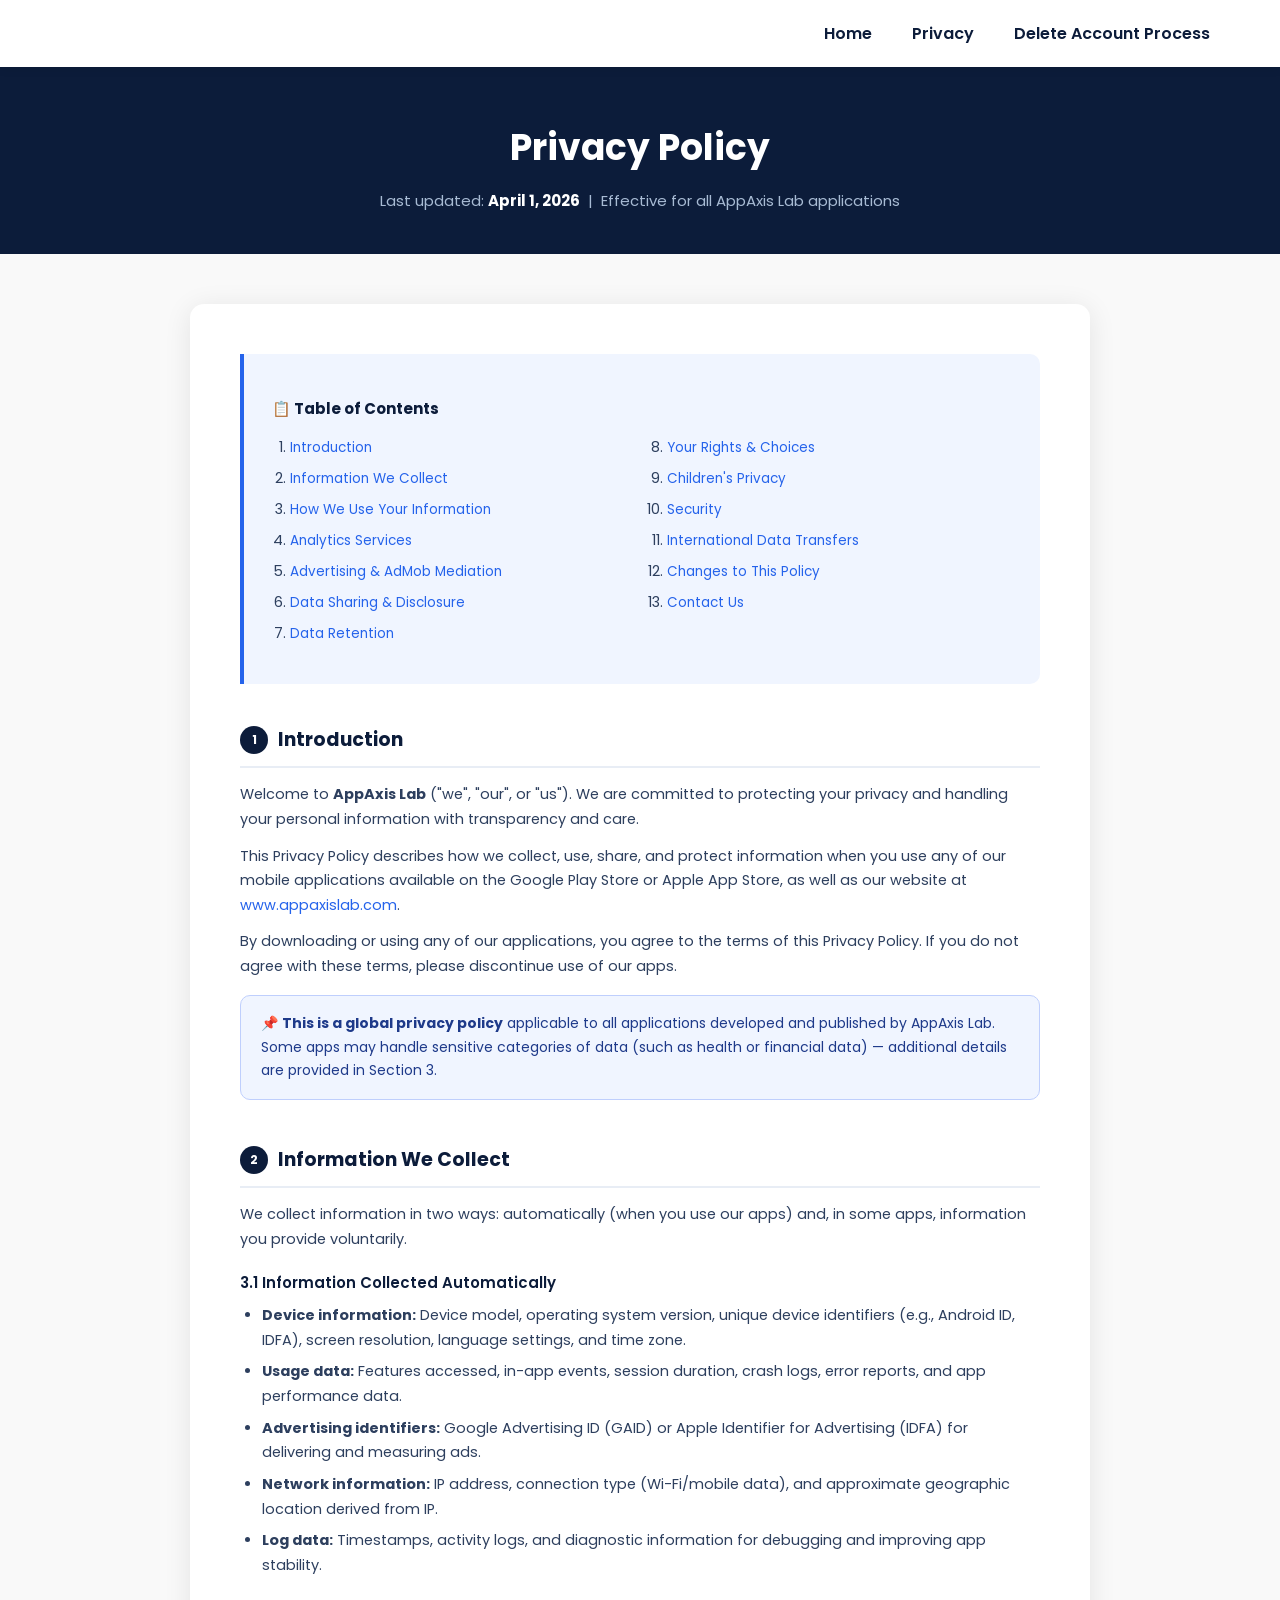
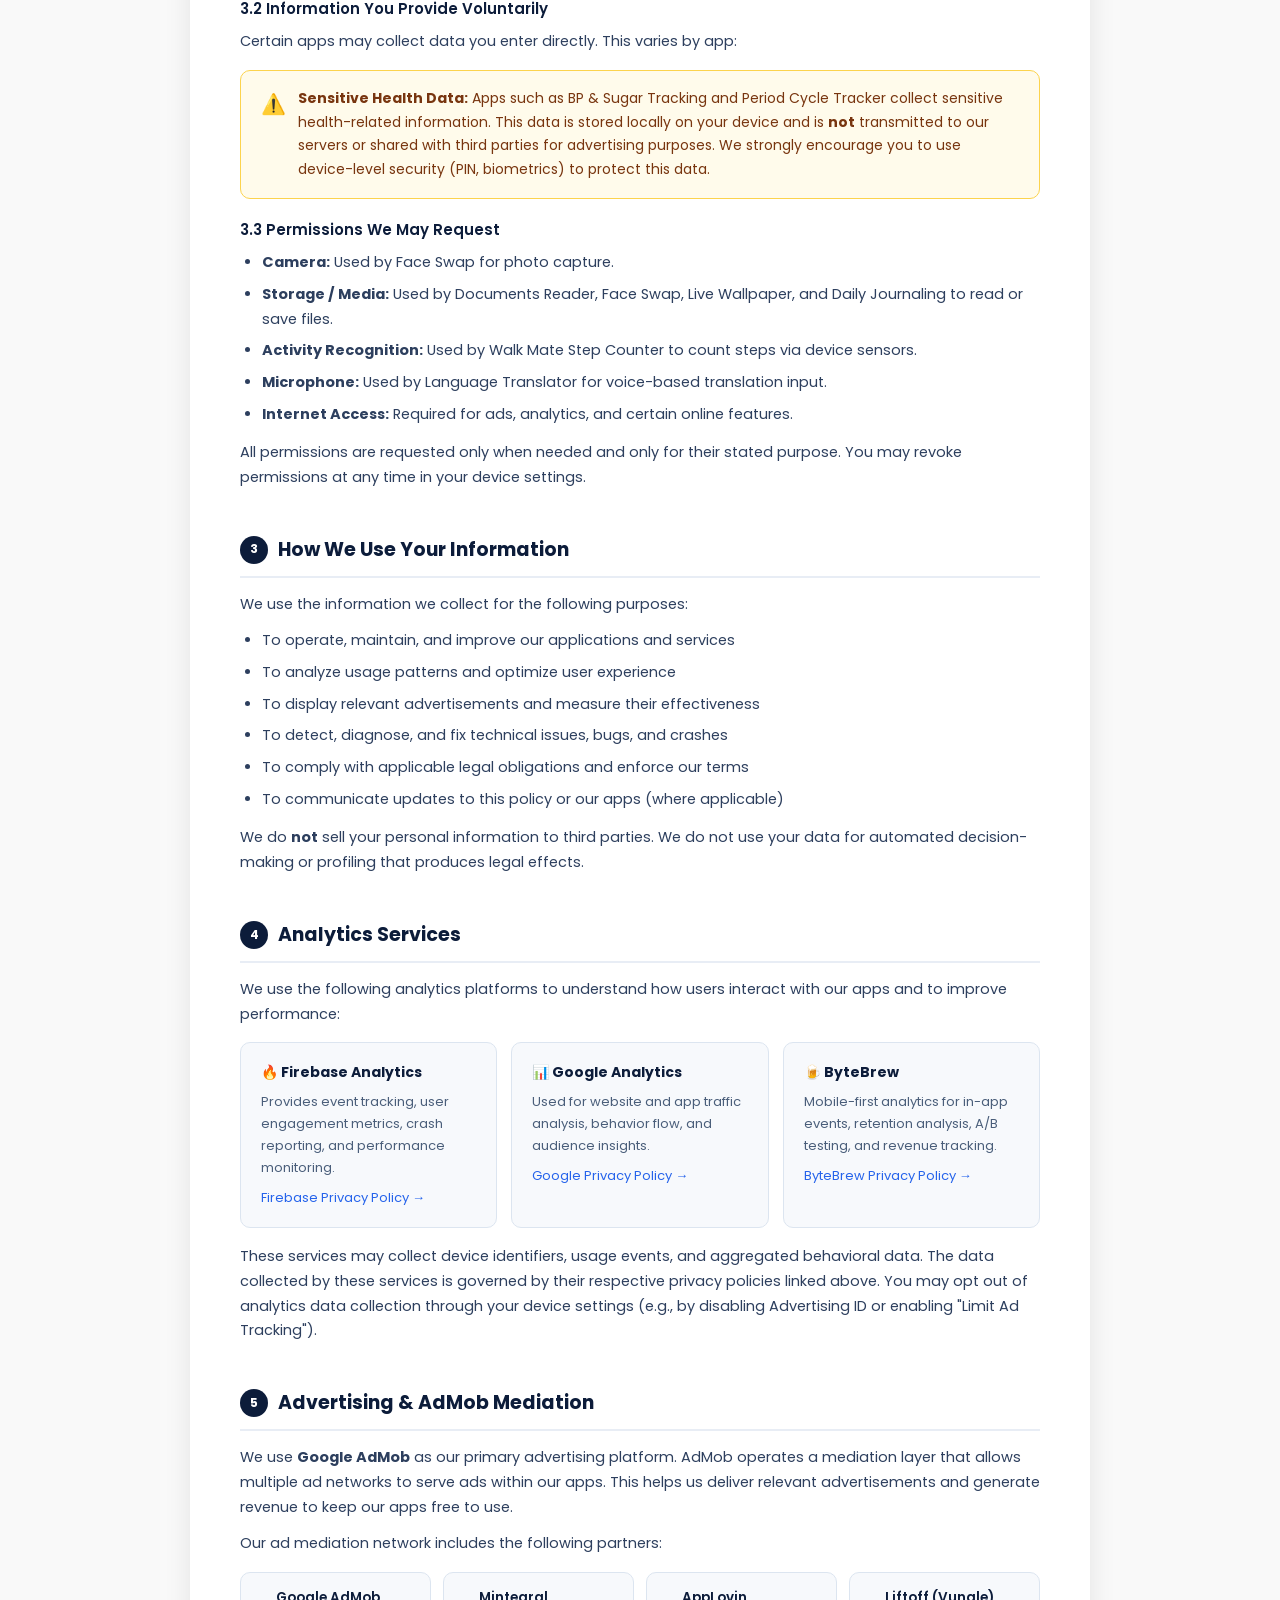
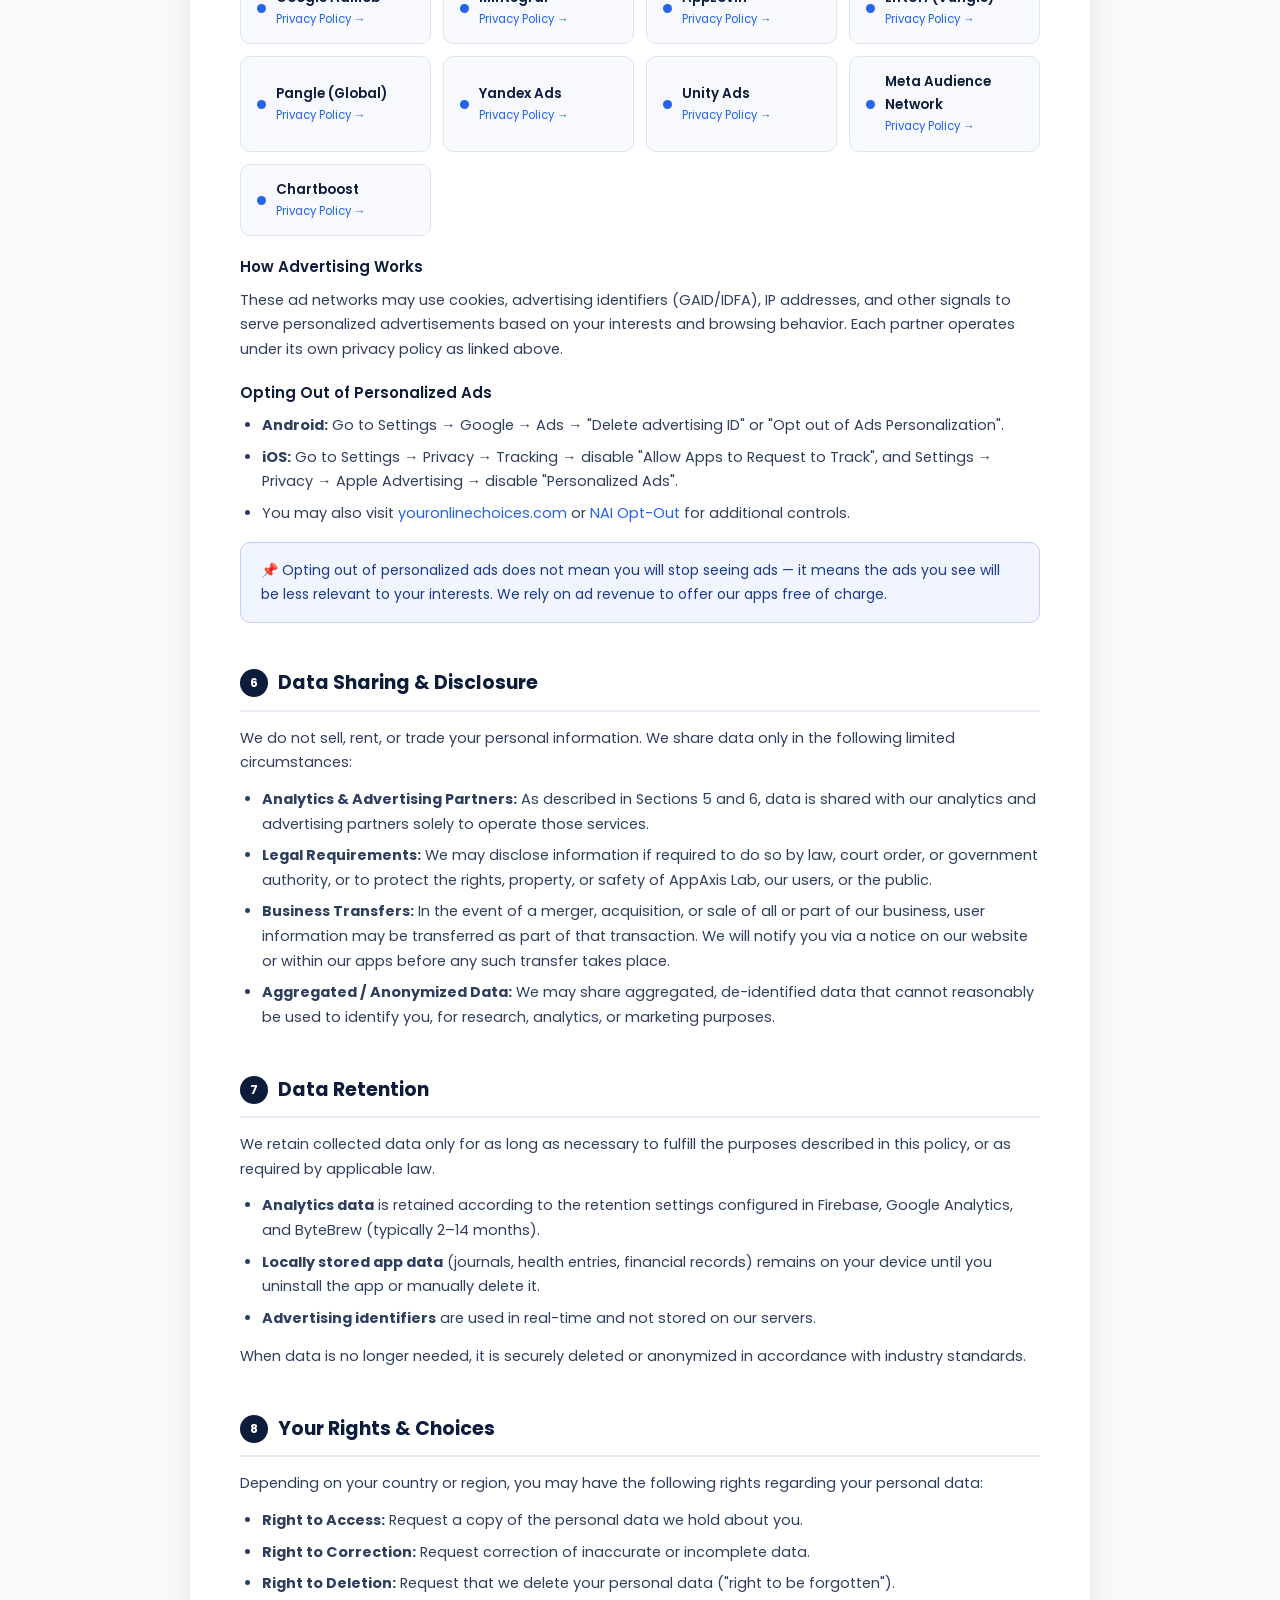
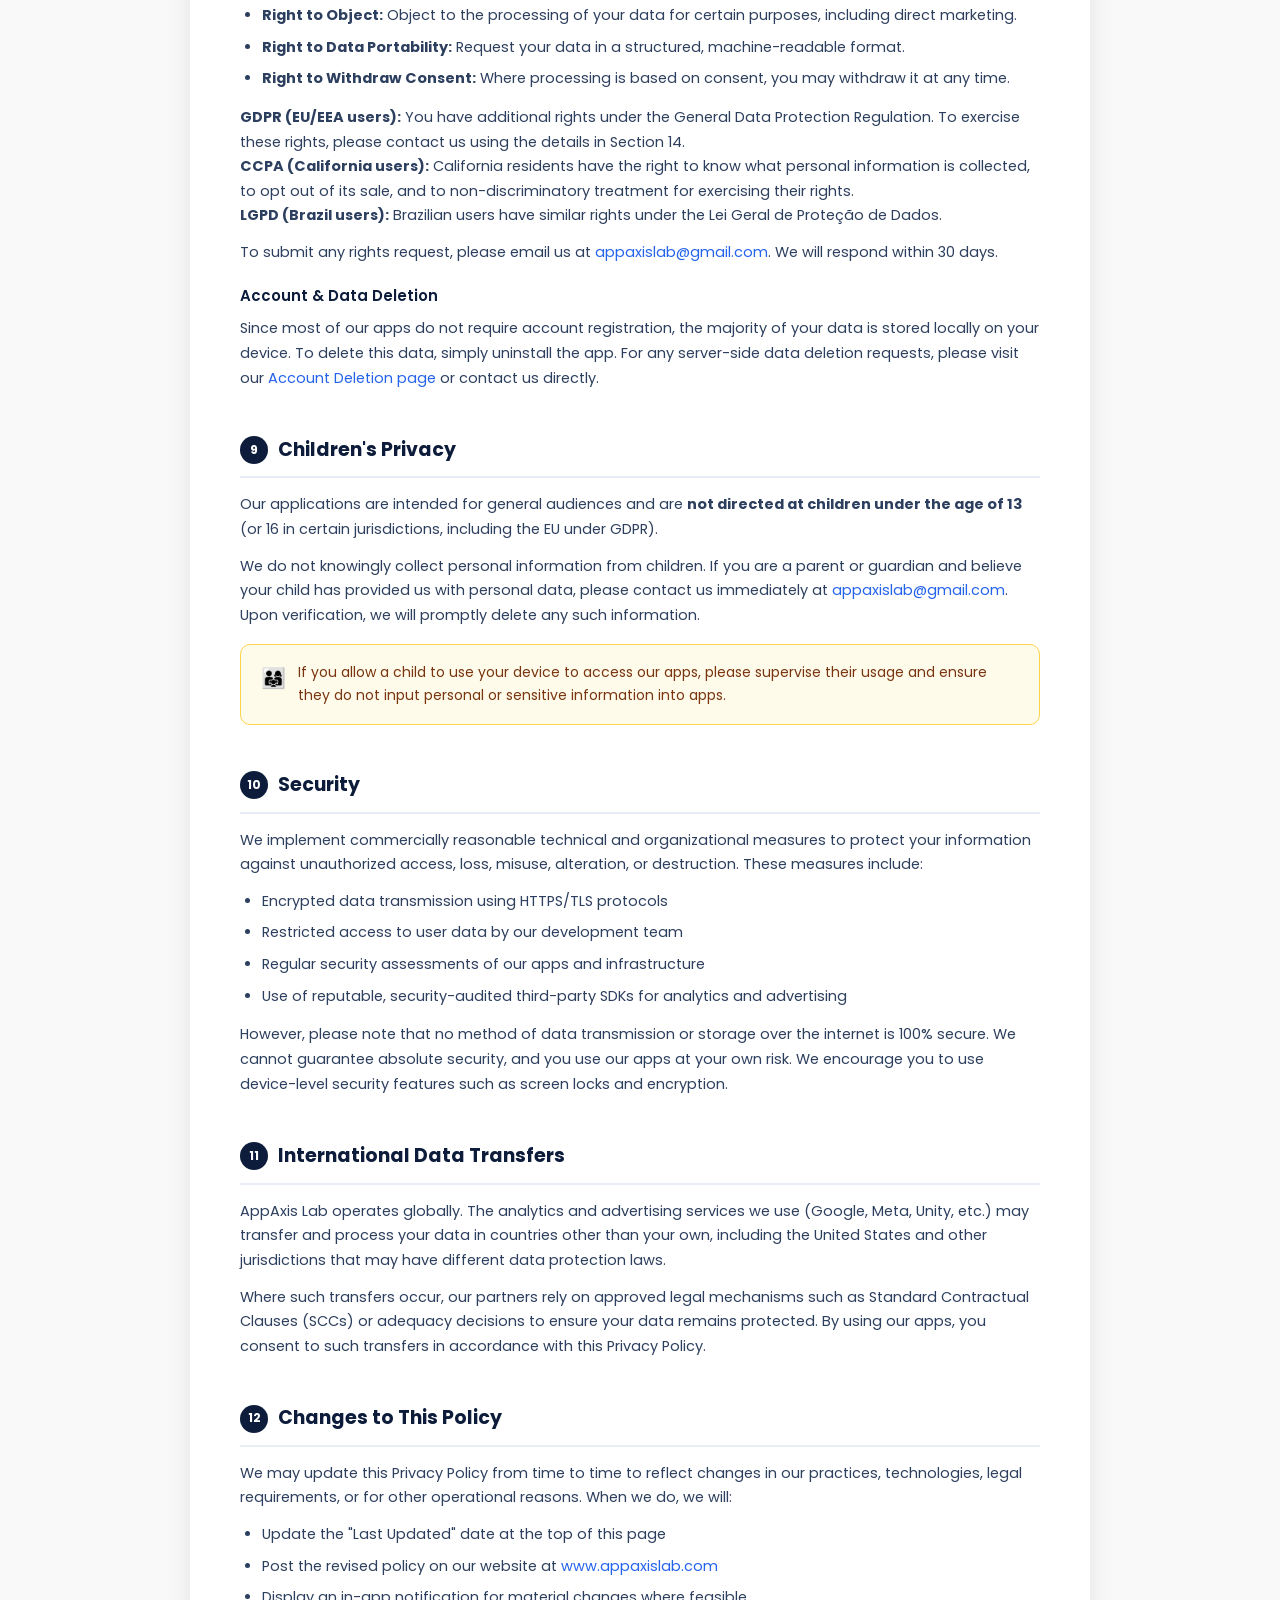
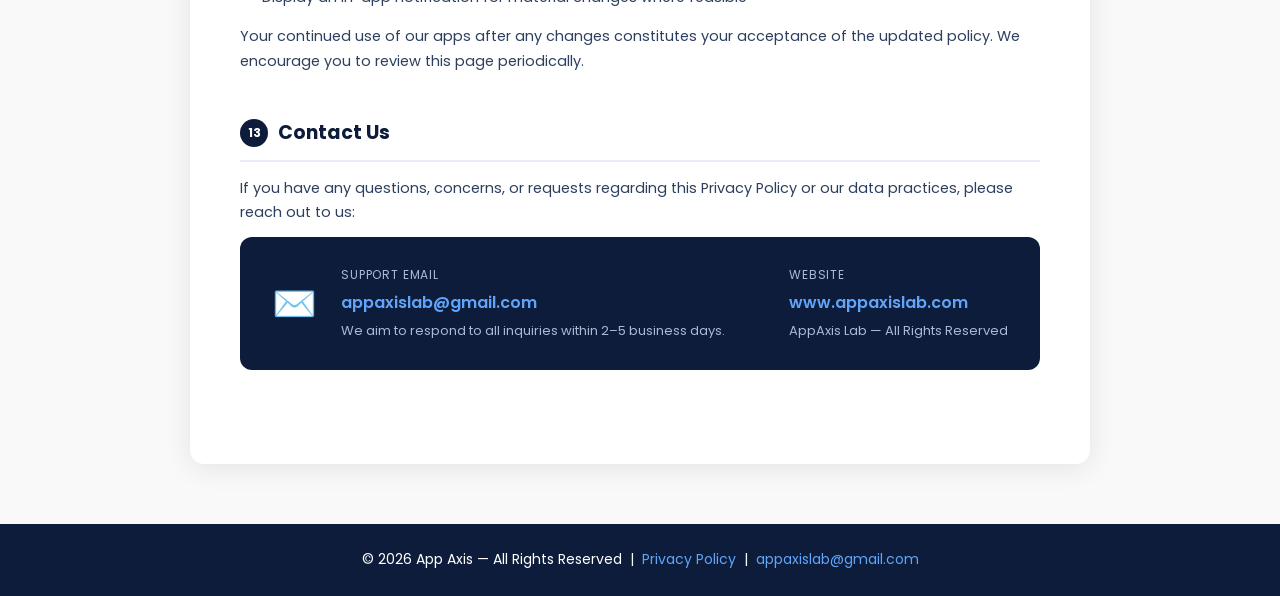
<file: privacy.html>
<!DOCTYPE html>
<html lang="en">
<head>
  <meta charset="UTF-8">
  <meta name="viewport" content="width=device-width, initial-scale=1.0">
  <title>Privacy Policy – App Axis</title>
  <link href="https://fonts.googleapis.com/css2?family=Poppins:wght@400;600;700&display=swap" rel="stylesheet">
  <style>
    * { box-sizing: border-box; margin: 0; padding: 0; }

    body {
      font-family: 'Poppins', sans-serif;
      background-color: #f9f9f9;
      color: #0c1c3a;
      line-height: 1.7;
    }

    /* ── Navbar ── */
    nav {
      width: 100%;
      display: flex;
      justify-content: flex-end;
      align-items: center;
      padding: 20px 70px;
      font-size: 16px;
      background: #fff;
      box-shadow: 0 2px 10px rgba(0,0,0,0.07);
      position: sticky;
      top: 0;
      z-index: 100;
    }
    nav a {
      text-decoration: none;
      color: #0c1c3a;
      margin-left: 40px;
      transition: opacity .3s;
      font-weight: 600;
    }
    nav a:hover { opacity: .6; }

    /* ── Header ── */
    header {
      background: #0c1c3a;
      color: #fff;
      text-align: center;
      padding: 50px 20px 40px;
    }
    header h1 {
      font-size: 36px;
      font-weight: 700;
      color: #fff;
      margin-bottom: 10px;
    }
    header p {
      font-size: 15px;
      color: #a8bbd4;
    }
    header p strong { color: #fff; }

    /* ── Main card ── */
    main {
      max-width: 900px;
      margin: 50px auto 60px;
      background: #fff;
      padding: 50px 50px;
      border-radius: 14px;
      box-shadow: 0 4px 28px rgba(0,0,0,0.09);
    }

    /* ── TOC ── */
    .toc {
      background: #f0f5ff;
      border-left: 4px solid #2563eb;
      border-radius: 0 10px 10px 0;
      padding: 24px 28px;
      margin-bottom: 40px;
    }
    .toc h3 {
      font-size: 15px;
      font-weight: 700;
      color: #0c1c3a;
      margin-bottom: 14px;
    }
    .toc ol {
      padding-left: 18px;
      columns: 2;
      column-gap: 32px;
    }
    @media (max-width: 600px) { .toc ol { columns: 1; } }
    .toc li { margin-bottom: 6px; }
    .toc a {
      color: #2563eb;
      text-decoration: none;
      font-size: 13.5px;
    }
    .toc a:hover { text-decoration: underline; }

    /* ── Section headings ── */
    .section-block {
      margin-bottom: 44px;
    }
    h2 {
      font-size: 19px;
      font-weight: 700;
      color: #0c1c3a;
      margin-bottom: 14px;
      padding-bottom: 10px;
      border-bottom: 2px solid #e8edf5;
      display: flex;
      align-items: center;
      gap: 10px;
    }
    h2 .sec-num {
      display: inline-flex;
      align-items: center;
      justify-content: center;
      background: #0c1c3a;
      color: #fff;
      width: 28px;
      height: 28px;
      border-radius: 50%;
      font-size: 12px;
      font-weight: 700;
      flex-shrink: 0;
    }
    h3 {
      font-size: 15px;
      font-weight: 600;
      color: #0c1c3a;
      margin: 18px 0 8px;
    }
    p { font-size: 14.5px; margin-bottom: 12px; color: #2d3f5e; }
    p:last-child { margin-bottom: 0; }

    ul, ol {
      padding-left: 22px;
      margin-bottom: 14px;
    }
    li { font-size: 14.5px; margin-bottom: 7px; color: #2d3f5e; }

    a { color: #2563eb; text-decoration: none; }
    a:hover { text-decoration: underline; }

    /* ── App tags ── */
    .app-tags {
      display: flex;
      flex-wrap: wrap;
      gap: 9px;
      margin: 14px 0;
    }
    .app-tag {
      background: #eef2ff;
      color: #2563eb;
      padding: 5px 14px;
      border-radius: 20px;
      font-size: 13px;
      font-weight: 600;
      border: 1px solid #c7d7fd;
    }

    /* ── Partner grid ── */
    .partner-grid {
      display: grid;
      grid-template-columns: repeat(auto-fill, minmax(190px, 1fr));
      gap: 12px;
      margin: 16px 0;
    }
    .partner-card {
      background: #f7f9fc;
      border: 1px solid #dce5f0;
      border-radius: 10px;
      padding: 14px 16px;
      display: flex;
      align-items: center;
      gap: 10px;
    }
    .partner-dot {
      width: 9px; height: 9px;
      border-radius: 50%;
      background: #2563eb;
      flex-shrink: 0;
    }
    .partner-name { font-size: 13.5px; font-weight: 600; color: #0c1c3a; }
    .partner-link { font-size: 11.5px; color: #2563eb; display: block; }

    /* ── Analytics cards ── */
    .analytics-grid {
      display: grid;
      grid-template-columns: repeat(auto-fill, minmax(240px, 1fr));
      gap: 14px;
      margin: 16px 0;
    }
    .analytics-card {
      background: #f7f9fc;
      border: 1px solid #dce5f0;
      border-radius: 10px;
      padding: 18px 20px;
    }
    .analytics-card h4 {
      font-size: 14px;
      font-weight: 700;
      color: #0c1c3a;
      margin-bottom: 6px;
    }
    .analytics-card p { font-size: 13px; color: #4a5e7a; margin: 0; }

    /* ── Info box ── */
    .info-box {
      background: #f0f5ff;
      border: 1px solid #bfcffd;
      border-radius: 10px;
      padding: 16px 20px;
      margin: 16px 0;
    }
    .info-box p { font-size: 14px; margin: 0; color: #1e3a8a; }

    /* ── Warning box ── */
    .warn-box {
      background: #fffbeb;
      border: 1px solid #fcd34d;
      border-radius: 10px;
      padding: 16px 20px;
      margin: 16px 0;
      display: flex;
      gap: 12px;
      align-items: flex-start;
    }
    .warn-box .icon { font-size: 20px; flex-shrink: 0; }
    .warn-box p { font-size: 14px; margin: 0; color: #78350f; }

    /* ── Contact box ── */
    .contact-box {
      background: #0c1c3a;
      border-radius: 12px;
      padding: 28px 32px;
      display: flex;
      align-items: center;
      gap: 24px;
      flex-wrap: wrap;
      margin-top: 10px;
    }
    .contact-icon {
      font-size: 36px;
      flex-shrink: 0;
    }
    .contact-text .label {
      font-size: 12px;
      color: #a8bbd4;
      text-transform: uppercase;
      letter-spacing: .07em;
      margin-bottom: 4px;
    }
    .contact-text a {
      color: #60a5fa;
      font-size: 16px;
      font-weight: 600;
    }
    .contact-text p { color: #a8bbd4; font-size: 13px; margin-top: 4px; margin-bottom: 0; }

    /* ── Data table ── */
    table {
      width: 100%;
      border-collapse: collapse;
      margin: 16px 0;
      font-size: 13.5px;
    }
    th {
      background: #0c1c3a;
      color: #fff;
      padding: 11px 16px;
      text-align: left;
      font-weight: 600;
    }
    th:first-child { border-radius: 8px 0 0 0; }
    th:last-child  { border-radius: 0 8px 0 0; }
    td {
      padding: 10px 16px;
      border-bottom: 1px solid #e8edf5;
      color: #2d3f5e;
      vertical-align: top;
    }
    tr:last-child td { border-bottom: none; }
    tr:nth-child(even) td { background: #f7f9fc; }

    /* ── Divider ── */
    hr { border: none; border-top: 1px solid #e8edf5; margin: 36px 0; }

    /* ── Footer ── */
    footer {
      text-align: center;
      background: #0c1c3a;
      color: #fff;
      padding: 24px 20px;
      font-size: 14px;
    }
    footer a { color: #60a5fa; }

    /* ── Scroll to top ── */
    #topBtn {
      position: fixed;
      bottom: 28px; right: 28px;
      background: #0c1c3a;
      color: #fff;
      border: none;
      width: 42px; height: 42px;
      border-radius: 50%;
      font-size: 18px;
      cursor: pointer;
      box-shadow: 0 4px 14px rgba(0,0,0,0.2);
      display: none;
      align-items: center;
      justify-content: center;
      z-index: 200;
      transition: background .2s;
    }
    #topBtn:hover { background: #2563eb; }
    #topBtn.show { display: flex; }

    @media (max-width: 680px) {
      main { padding: 30px 22px; margin: 30px 16px; }
      nav  { padding: 16px 20px; }
      nav a { margin-left: 20px; font-size: 14px; }
    }
  </style>
</head>
<body>

<!-- ══ NAVBAR ══ -->
<nav>
  <a href="index.html">Home</a>
  <a href="privacy.html">Privacy</a>
  <a href="account_deletion.html">Delete Account Process</a>
</nav>

<!-- ══ HEADER ══ -->
<header>
  <h1>Privacy Policy</h1>
  <p>Last updated: <strong>April 1, 2026</strong> &nbsp;|&nbsp; Effective for all AppAxis Lab applications</p>
</header>

<!-- ══ MAIN ══ -->
<main>

  <!-- TOC -->
  <div class="toc">
    <h3>📋 Table of Contents</h3>
    <ol>
      <li><a href="#s1">Introduction</a></li>
      <li><a href="#s3">Information We Collect</a></li>
      <li><a href="#s4">How We Use Your Information</a></li>
      <li><a href="#s5">Analytics Services</a></li>
      <li><a href="#s6">Advertising &amp; AdMob Mediation</a></li>
      <li><a href="#s7">Data Sharing &amp; Disclosure</a></li>
      <li><a href="#s8">Data Retention</a></li>
      <li><a href="#s9">Your Rights &amp; Choices</a></li>
      <li><a href="#s10">Children's Privacy</a></li>
      <li><a href="#s11">Security</a></li>
      <li><a href="#s12">International Data Transfers</a></li>
      <li><a href="#s13">Changes to This Policy</a></li>
      <li><a href="#s14">Contact Us</a></li>
    </ol>
  </div>

  <!-- ── 1. Introduction ── -->
  <div class="section-block" id="s1">
    <h2><span class="sec-num">1</span> Introduction</h2>
    <p>
      Welcome to <strong>AppAxis Lab</strong> ("we", "our", or "us"). We are committed to protecting your privacy and handling your personal information with transparency and care.
    </p>
    <p>
      This Privacy Policy describes how we collect, use, share, and protect information when you use any of our mobile applications available on the Google Play Store or Apple App Store, as well as our website at <a href="https://www.appaxislab.com" target="_blank">www.appaxislab.com</a>.
    </p>
    <p>
      By downloading or using any of our applications, you agree to the terms of this Privacy Policy. If you do not agree with these terms, please discontinue use of our apps.
    </p>
    <div class="info-box">
      <p>📌 <strong>This is a global privacy policy</strong> applicable to all applications developed and published by AppAxis Lab. Some apps may handle sensitive categories of data (such as health or financial data) — additional details are provided in Section 3.</p>
    </div>
  </div>


  <!-- ── 3. Information We Collect ── -->
  <div class="section-block" id="s3">
    <h2><span class="sec-num">2</span> Information We Collect</h2>
    <p>We collect information in two ways: automatically (when you use our apps) and, in some apps, information you provide voluntarily.</p>

    <h3>3.1 Information Collected Automatically</h3>
    <ul>
      <li><strong>Device information:</strong> Device model, operating system version, unique device identifiers (e.g., Android ID, IDFA), screen resolution, language settings, and time zone.</li>
      <li><strong>Usage data:</strong> Features accessed, in-app events, session duration, crash logs, error reports, and app performance data.</li>
      <li><strong>Advertising identifiers:</strong> Google Advertising ID (GAID) or Apple Identifier for Advertising (IDFA) for delivering and measuring ads.</li>
      <li><strong>Network information:</strong> IP address, connection type (Wi-Fi/mobile data), and approximate geographic location derived from IP.</li>
      <li><strong>Log data:</strong> Timestamps, activity logs, and diagnostic information for debugging and improving app stability.</li>
    </ul>

    <h3>3.2 Information You Provide Voluntarily</h3>
    <p>Certain apps may collect data you enter directly. This varies by app:</p>



    <div class="warn-box">
      <span class="icon">⚠️</span>
      <p><strong>Sensitive Health Data:</strong> Apps such as BP &amp; Sugar Tracking and Period Cycle Tracker collect sensitive health-related information. This data is stored locally on your device and is <strong>not</strong> transmitted to our servers or shared with third parties for advertising purposes. We strongly encourage you to use device-level security (PIN, biometrics) to protect this data.</p>
    </div>

    <h3>3.3 Permissions We May Request</h3>
    <ul>
      <li><strong>Camera:</strong> Used by Face Swap for photo capture.</li>
      <li><strong>Storage / Media:</strong> Used by Documents Reader, Face Swap, Live Wallpaper, and Daily Journaling to read or save files.</li>
      <li><strong>Activity Recognition:</strong> Used by Walk Mate Step Counter to count steps via device sensors.</li>
      <li><strong>Microphone:</strong> Used by Language Translator for voice-based translation input.</li>
      <li><strong>Internet Access:</strong> Required for ads, analytics, and certain online features.</li>
    </ul>
    <p>All permissions are requested only when needed and only for their stated purpose. You may revoke permissions at any time in your device settings.</p>
  </div>

  <!-- ── 4. How We Use Information ── -->
  <div class="section-block" id="s4">
    <h2><span class="sec-num">3</span> How We Use Your Information</h2>
    <p>We use the information we collect for the following purposes:</p>
    <ul>
      <li>To operate, maintain, and improve our applications and services</li>
      <li>To analyze usage patterns and optimize user experience</li>
      <li>To display relevant advertisements and measure their effectiveness</li>
      <li>To detect, diagnose, and fix technical issues, bugs, and crashes</li>
      <li>To comply with applicable legal obligations and enforce our terms</li>
      <li>To communicate updates to this policy or our apps (where applicable)</li>
    </ul>
    <p>We do <strong>not</strong> sell your personal information to third parties. We do not use your data for automated decision-making or profiling that produces legal effects.</p>
  </div>

  <!-- ── 5. Analytics ── -->
  <div class="section-block" id="s5">
    <h2><span class="sec-num">4</span> Analytics Services</h2>
    <p>We use the following analytics platforms to understand how users interact with our apps and to improve performance:</p>

    <div class="analytics-grid">
      <div class="analytics-card">
        <h4>🔥 Firebase Analytics</h4>
        <p>Provides event tracking, user engagement metrics, crash reporting, and performance monitoring.</p>
        <p style="margin-top:8px;"><a href="https://firebase.google.com/support/privacy" target="_blank">Firebase Privacy Policy →</a></p>
      </div>
      <div class="analytics-card">
        <h4>📊 Google Analytics</h4>
        <p>Used for website and app traffic analysis, behavior flow, and audience insights.</p>
        <p style="margin-top:8px;"><a href="https://policies.google.com/privacy" target="_blank">Google Privacy Policy →</a></p>
      </div>
      <div class="analytics-card">
        <h4>🍺 ByteBrew</h4>
        <p>Mobile-first analytics for in-app events, retention analysis, A/B testing, and revenue tracking.</p>
        <p style="margin-top:8px;"><a href="https://bytebrew.io/privacy-policy" target="_blank">ByteBrew Privacy Policy →</a></p>
      </div>
    </div>

    <p>These services may collect device identifiers, usage events, and aggregated behavioral data. The data collected by these services is governed by their respective privacy policies linked above. You may opt out of analytics data collection through your device settings (e.g., by disabling Advertising ID or enabling "Limit Ad Tracking").</p>
  </div>

  <!-- ── 6. Advertising ── -->
  <div class="section-block" id="s6">
    <h2><span class="sec-num">5</span> Advertising &amp; AdMob Mediation</h2>
    <p>
      We use <strong>Google AdMob</strong> as our primary advertising platform. AdMob operates a mediation layer that allows multiple ad networks to serve ads within our apps. This helps us deliver relevant advertisements and generate revenue to keep our apps free to use.
    </p>
    <p>Our ad mediation network includes the following partners:</p>

    <div class="partner-grid">
      <div class="partner-card">
        <span class="partner-dot"></span>
        <div>
          <div class="partner-name">Google AdMob</div>
          <a class="partner-link" href="https://policies.google.com/technologies/ads" target="_blank">Privacy Policy →</a>
        </div>
      </div>
      <div class="partner-card">
        <span class="partner-dot"></span>
        <div>
          <div class="partner-name">Mintegral</div>
          <a class="partner-link" href="https://www.mintegral.com/en/privacy" target="_blank">Privacy Policy →</a>
        </div>
      </div>
      <div class="partner-card">
        <span class="partner-dot"></span>
        <div>
          <div class="partner-name">AppLovin</div>
          <a class="partner-link" href="https://www.applovin.com/privacy" target="_blank">Privacy Policy →</a>
        </div>
      </div>
      <div class="partner-card">
        <span class="partner-dot"></span>
        <div>
          <div class="partner-name">Liftoff (Vungle)</div>
          <a class="partner-link" href="https://liftoff.io/privacy-policy" target="_blank">Privacy Policy →</a>
        </div>
      </div>
      <div class="partner-card">
        <span class="partner-dot"></span>
        <div>
          <div class="partner-name">Pangle (Global)</div>
          <a class="partner-link" href="https://www.pangleglobal.com/privacy" target="_blank">Privacy Policy →</a>
        </div>
      </div>
      <div class="partner-card">
        <span class="partner-dot"></span>
        <div>
          <div class="partner-name">Yandex Ads</div>
          <a class="partner-link" href="https://yandex.com/legal/confidential" target="_blank">Privacy Policy →</a>
        </div>
      </div>
      <div class="partner-card">
        <span class="partner-dot"></span>
        <div>
          <div class="partner-name">Unity Ads</div>
          <a class="partner-link" href="https://unity.com/legal/privacy-policy" target="_blank">Privacy Policy →</a>
        </div>
      </div>
      <div class="partner-card">
        <span class="partner-dot"></span>
        <div>
          <div class="partner-name">Meta Audience Network</div>
          <a class="partner-link" href="https://www.facebook.com/privacy/policy" target="_blank">Privacy Policy →</a>
        </div>
      </div>
      <div class="partner-card">
        <span class="partner-dot"></span>
        <div>
          <div class="partner-name">Chartboost</div>
          <a class="partner-link" href="https://www.chartboost.com/privacy-policy" target="_blank">Privacy Policy →</a>
        </div>
      </div>
    </div>

    <h3>How Advertising Works</h3>
    <p>
      These ad networks may use cookies, advertising identifiers (GAID/IDFA), IP addresses, and other signals to serve personalized advertisements based on your interests and browsing behavior. Each partner operates under its own privacy policy as linked above.
    </p>

    <h3>Opting Out of Personalized Ads</h3>
    <ul>
      <li><strong>Android:</strong> Go to Settings → Google → Ads → "Delete advertising ID" or "Opt out of Ads Personalization".</li>
      <li><strong>iOS:</strong> Go to Settings → Privacy → Tracking → disable "Allow Apps to Request to Track", and Settings → Privacy → Apple Advertising → disable "Personalized Ads".</li>
      <li>You may also visit <a href="https://www.youronlinechoices.com" target="_blank">youronlinechoices.com</a> or <a href="https://optout.networkadvertising.org" target="_blank">NAI Opt-Out</a> for additional controls.</li>
    </ul>

    <div class="info-box">
      <p>📌 Opting out of personalized ads does not mean you will stop seeing ads — it means the ads you see will be less relevant to your interests. We rely on ad revenue to offer our apps free of charge.</p>
    </div>
  </div>

  <!-- ── 7. Data Sharing ── -->
  <div class="section-block" id="s7">
    <h2><span class="sec-num">6</span> Data Sharing &amp; Disclosure</h2>
    <p>We do not sell, rent, or trade your personal information. We share data only in the following limited circumstances:</p>
    <ul>
      <li><strong>Analytics &amp; Advertising Partners:</strong> As described in Sections 5 and 6, data is shared with our analytics and advertising partners solely to operate those services.</li>
      <li><strong>Legal Requirements:</strong> We may disclose information if required to do so by law, court order, or government authority, or to protect the rights, property, or safety of AppAxis Lab, our users, or the public.</li>
      <li><strong>Business Transfers:</strong> In the event of a merger, acquisition, or sale of all or part of our business, user information may be transferred as part of that transaction. We will notify you via a notice on our website or within our apps before any such transfer takes place.</li>
      <li><strong>Aggregated / Anonymized Data:</strong> We may share aggregated, de-identified data that cannot reasonably be used to identify you, for research, analytics, or marketing purposes.</li>
    </ul>
  </div>

  <!-- ── 8. Data Retention ── -->
  <div class="section-block" id="s8">
    <h2><span class="sec-num">7</span> Data Retention</h2>
    <p>
      We retain collected data only for as long as necessary to fulfill the purposes described in this policy, or as required by applicable law.
    </p>
    <ul>
      <li><strong>Analytics data</strong> is retained according to the retention settings configured in Firebase, Google Analytics, and ByteBrew (typically 2–14 months).</li>
      <li><strong>Locally stored app data</strong> (journals, health entries, financial records) remains on your device until you uninstall the app or manually delete it.</li>
      <li><strong>Advertising identifiers</strong> are used in real-time and not stored on our servers.</li>
    </ul>
    <p>When data is no longer needed, it is securely deleted or anonymized in accordance with industry standards.</p>
  </div>

  <!-- ── 9. Your Rights ── -->
  <div class="section-block" id="s9">
    <h2><span class="sec-num">8</span> Your Rights &amp; Choices</h2>
    <p>Depending on your country or region, you may have the following rights regarding your personal data:</p>
    <ul>
      <li><strong>Right to Access:</strong> Request a copy of the personal data we hold about you.</li>
      <li><strong>Right to Correction:</strong> Request correction of inaccurate or incomplete data.</li>
      <li><strong>Right to Deletion:</strong> Request that we delete your personal data ("right to be forgotten").</li>
      <li><strong>Right to Object:</strong> Object to the processing of your data for certain purposes, including direct marketing.</li>
      <li><strong>Right to Data Portability:</strong> Request your data in a structured, machine-readable format.</li>
      <li><strong>Right to Withdraw Consent:</strong> Where processing is based on consent, you may withdraw it at any time.</li>
    </ul>
    <p>
      <strong>GDPR (EU/EEA users):</strong> You have additional rights under the General Data Protection Regulation. To exercise these rights, please contact us using the details in Section 14.<br>
      <strong>CCPA (California users):</strong> California residents have the right to know what personal information is collected, to opt out of its sale, and to non-discriminatory treatment for exercising their rights.<br>
      <strong>LGPD (Brazil users):</strong> Brazilian users have similar rights under the Lei Geral de Proteção de Dados.
    </p>
    <p>To submit any rights request, please email us at <a href="mailto:appaxislab@gmail.com">appaxislab@gmail.com</a>. We will respond within 30 days.</p>

    <h3>Account &amp; Data Deletion</h3>
    <p>
      Since most of our apps do not require account registration, the majority of your data is stored locally on your device. To delete this data, simply uninstall the app. For any server-side data deletion requests, please visit our <a href="account_deletion.html">Account Deletion page</a> or contact us directly.
    </p>
  </div>

  <!-- ── 10. Children's Privacy ── -->
  <div class="section-block" id="s10">
    <h2><span class="sec-num">9</span> Children's Privacy</h2>
    <p>
      Our applications are intended for general audiences and are <strong>not directed at children under the age of 13</strong> (or 16 in certain jurisdictions, including the EU under GDPR).
    </p>
    <p>
      We do not knowingly collect personal information from children. If you are a parent or guardian and believe your child has provided us with personal data, please contact us immediately at <a href="mailto:appaxislab@gmail.com">appaxislab@gmail.com</a>. Upon verification, we will promptly delete any such information.
    </p>
    <div class="warn-box">
      <span class="icon">👨‍👩‍👧</span>
      <p>If you allow a child to use your device to access our apps, please supervise their usage and ensure they do not input personal or sensitive information into apps.</p>
    </div>
  </div>

  <!-- ── 11. Security ── -->
  <div class="section-block" id="s11">
    <h2><span class="sec-num">10</span> Security</h2>
    <p>
      We implement commercially reasonable technical and organizational measures to protect your information against unauthorized access, loss, misuse, alteration, or destruction. These measures include:
    </p>
    <ul>
      <li>Encrypted data transmission using HTTPS/TLS protocols</li>
      <li>Restricted access to user data by our development team</li>
      <li>Regular security assessments of our apps and infrastructure</li>
      <li>Use of reputable, security-audited third-party SDKs for analytics and advertising</li>
    </ul>
    <p>
      However, please note that no method of data transmission or storage over the internet is 100% secure. We cannot guarantee absolute security, and you use our apps at your own risk. We encourage you to use device-level security features such as screen locks and encryption.
    </p>
  </div>

  <!-- ── 12. International Transfers ── -->
  <div class="section-block" id="s12">
    <h2><span class="sec-num">11</span> International Data Transfers</h2>
    <p>
      AppAxis Lab operates globally. The analytics and advertising services we use (Google, Meta, Unity, etc.) may transfer and process your data in countries other than your own, including the United States and other jurisdictions that may have different data protection laws.
    </p>
    <p>
      Where such transfers occur, our partners rely on approved legal mechanisms such as Standard Contractual Clauses (SCCs) or adequacy decisions to ensure your data remains protected. By using our apps, you consent to such transfers in accordance with this Privacy Policy.
    </p>
  </div>

  <!-- ── 13. Changes ── -->
  <div class="section-block" id="s13">
    <h2><span class="sec-num">12</span> Changes to This Policy</h2>
    <p>
      We may update this Privacy Policy from time to time to reflect changes in our practices, technologies, legal requirements, or for other operational reasons. When we do, we will:
    </p>
    <ul>
      <li>Update the "Last Updated" date at the top of this page</li>
      <li>Post the revised policy on our website at <a href="https://www.appaxislab.com" target="_blank">www.appaxislab.com</a></li>
      <li>Display an in-app notification for material changes where feasible</li>
    </ul>
    <p>
      Your continued use of our apps after any changes constitutes your acceptance of the updated policy. We encourage you to review this page periodically.
    </p>
  </div>

  <!-- ── 14. Contact ── -->
  <div class="section-block" id="s14">
    <h2><span class="sec-num">13</span> Contact Us</h2>
    <p>
      If you have any questions, concerns, or requests regarding this Privacy Policy or our data practices, please reach out to us:
    </p>
    <div class="contact-box">
      <span class="contact-icon">✉️</span>
      <div class="contact-text">
        <div class="label">Support Email</div>
        <a href="mailto:appaxislab@gmail.com">appaxislab@gmail.com</a>
        <p>We aim to respond to all inquiries within 2–5 business days.</p>
      </div>
      <div class="contact-text" style="margin-left:auto;">
        <div class="label">Website</div>
        <a href="https://www.appaxislab.com" target="_blank">www.appaxislab.com</a>
        <p>AppAxis Lab — All Rights Reserved</p>
      </div>
    </div>
  </div>

</main>

<!-- ══ FOOTER ══ -->
<footer>
  © 2026 App Axis — All Rights Reserved &nbsp;|&nbsp;
  <a href="privacy.html">Privacy Policy</a> &nbsp;|&nbsp;
  <a href="mailto:appaxislab@gmail.com">appaxislab@gmail.com</a>
</footer>

<!-- Scroll-to-top button -->
<button id="topBtn" onclick="window.scrollTo({top:0,behavior:'smooth'})" title="Back to top">↑</button>

<script>
  window.addEventListener('scroll', function() {
    const btn = document.getElementById('topBtn');
    if (window.scrollY > 400) btn.classList.add('show');
    else btn.classList.remove('show');
  });
</script>

</body>
</html>
</file>
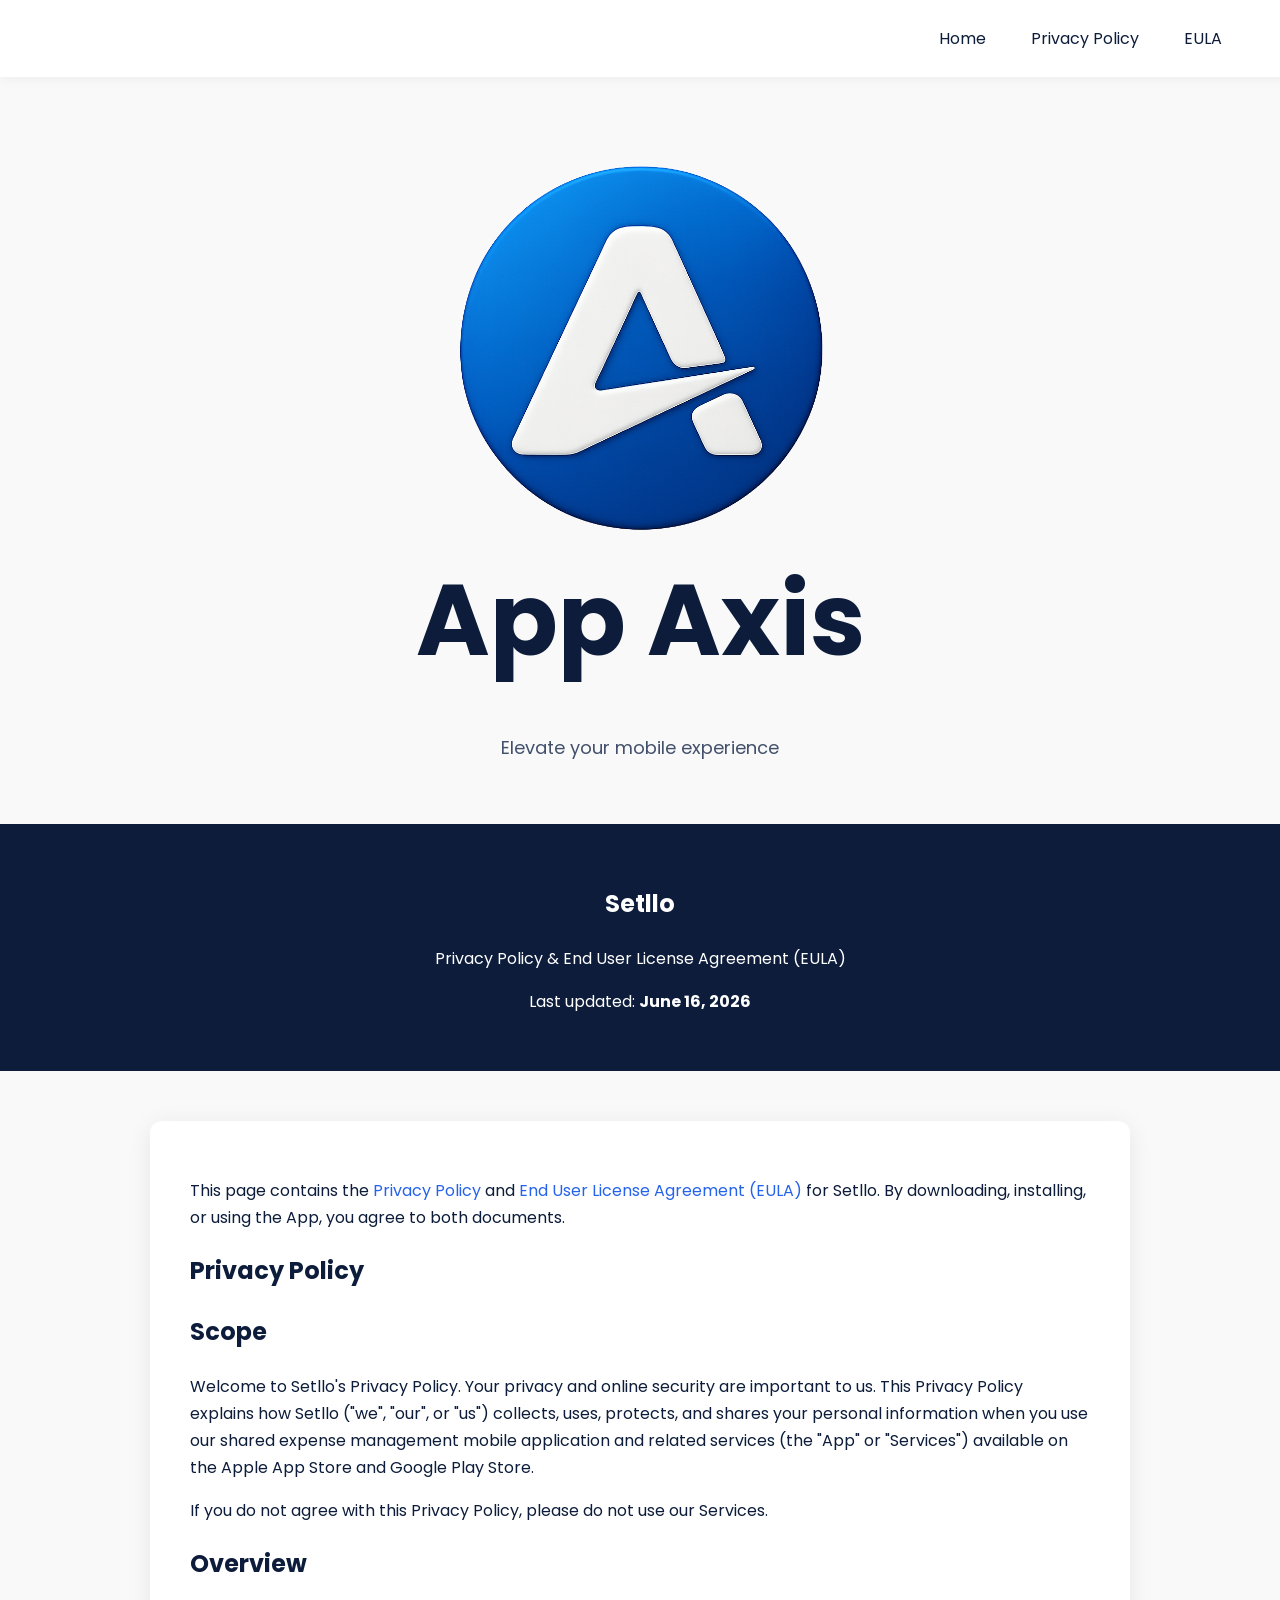
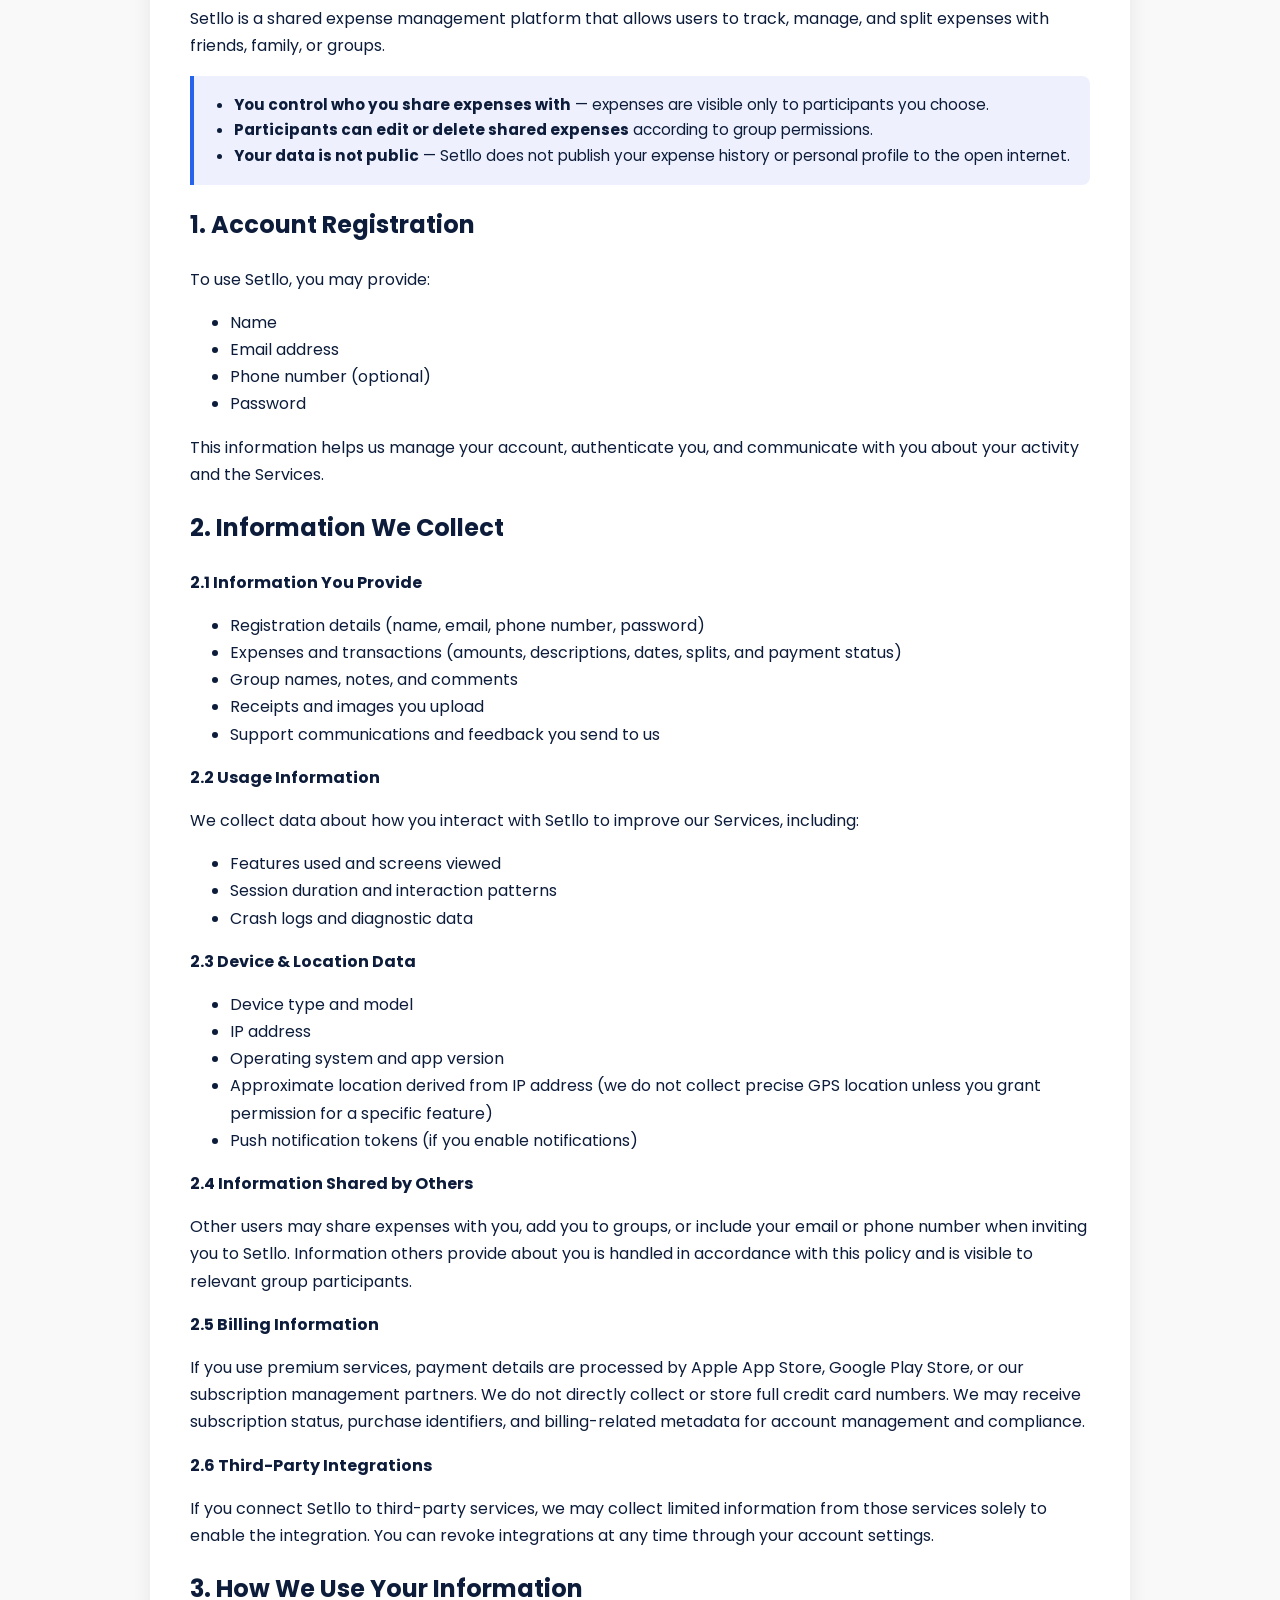
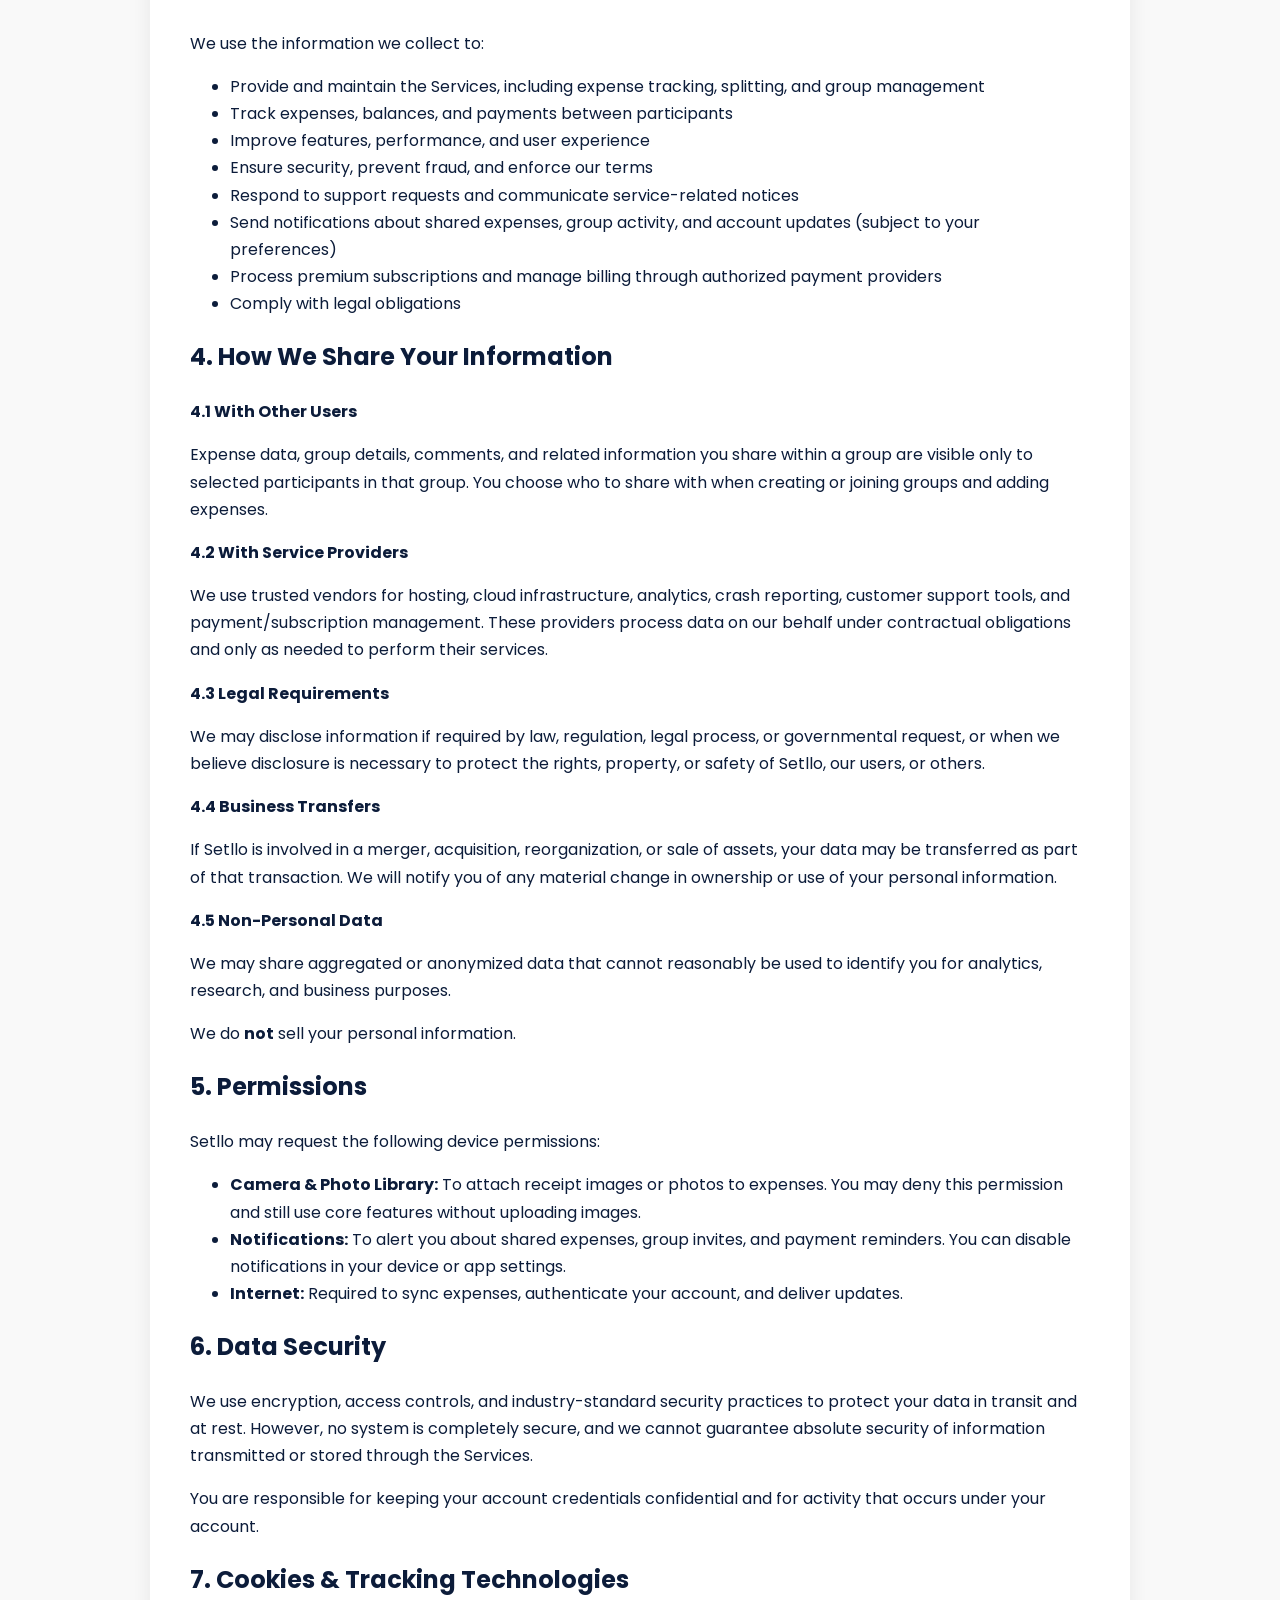
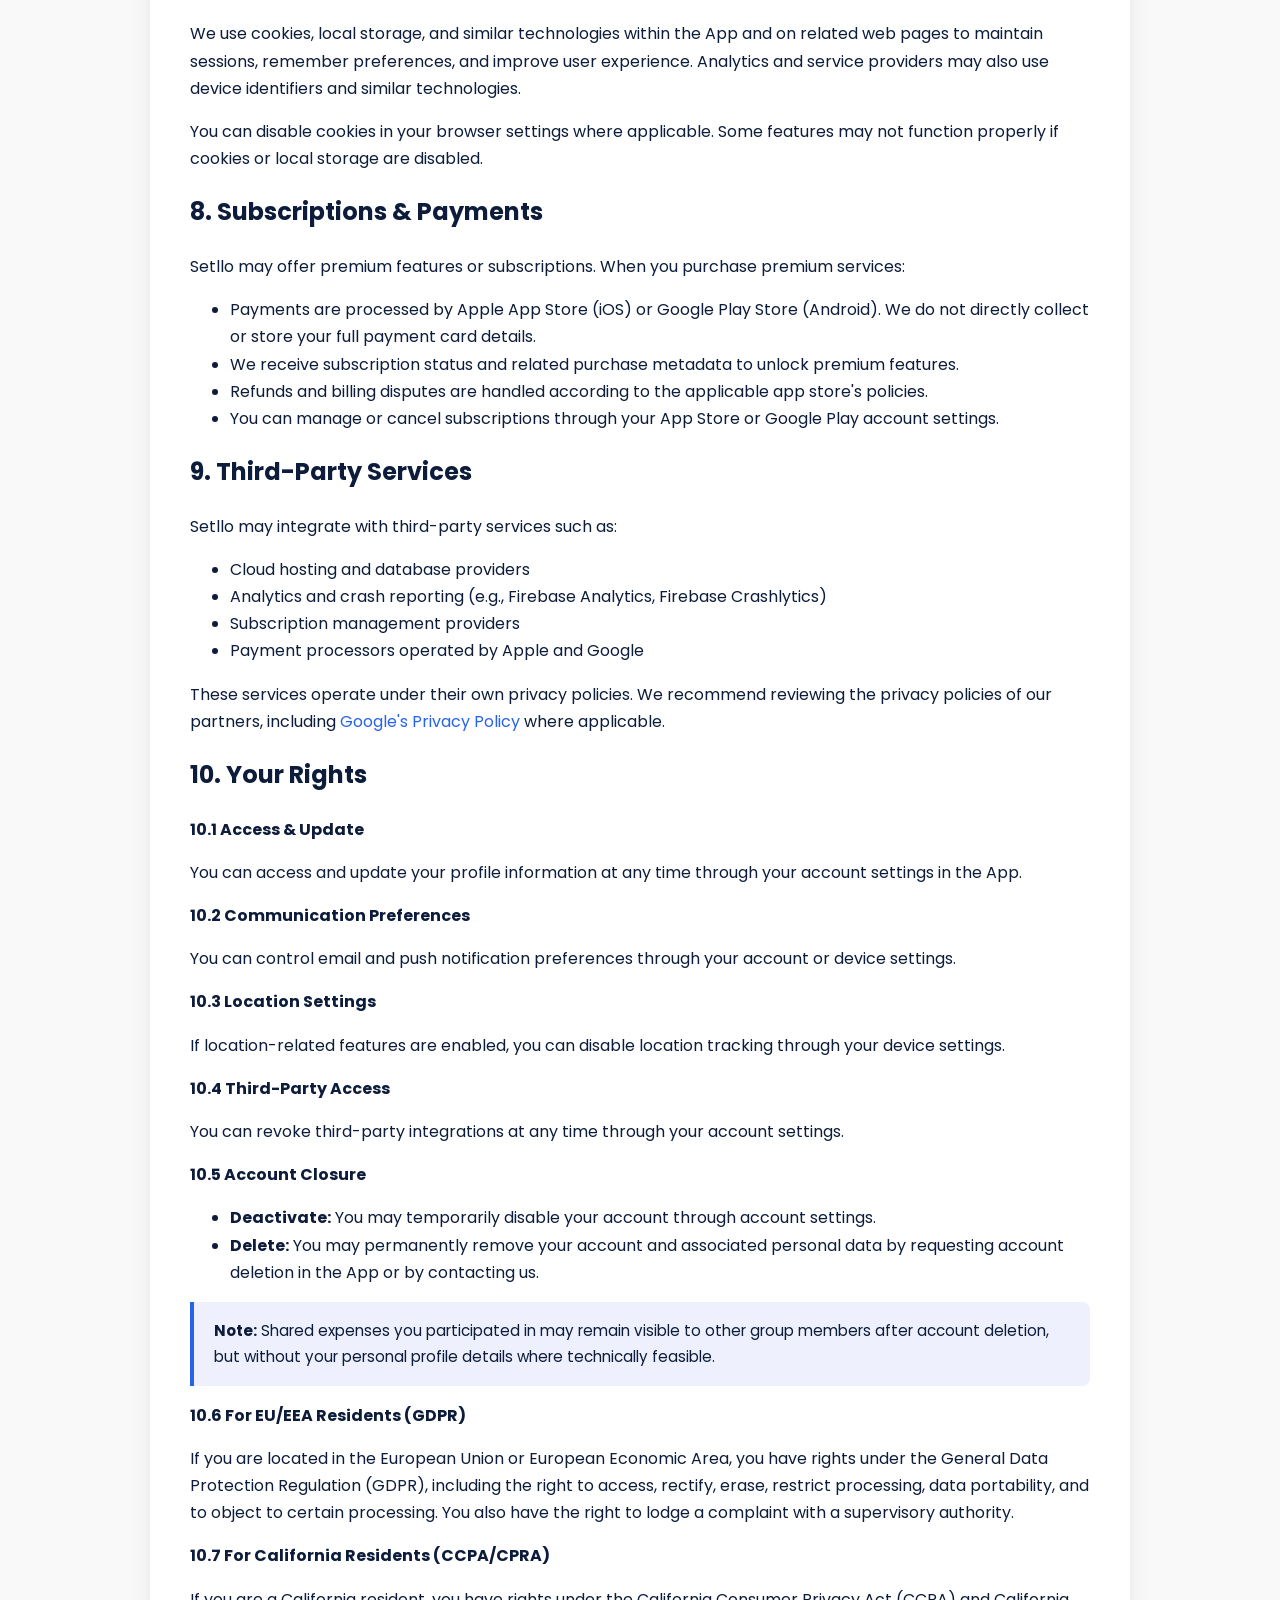
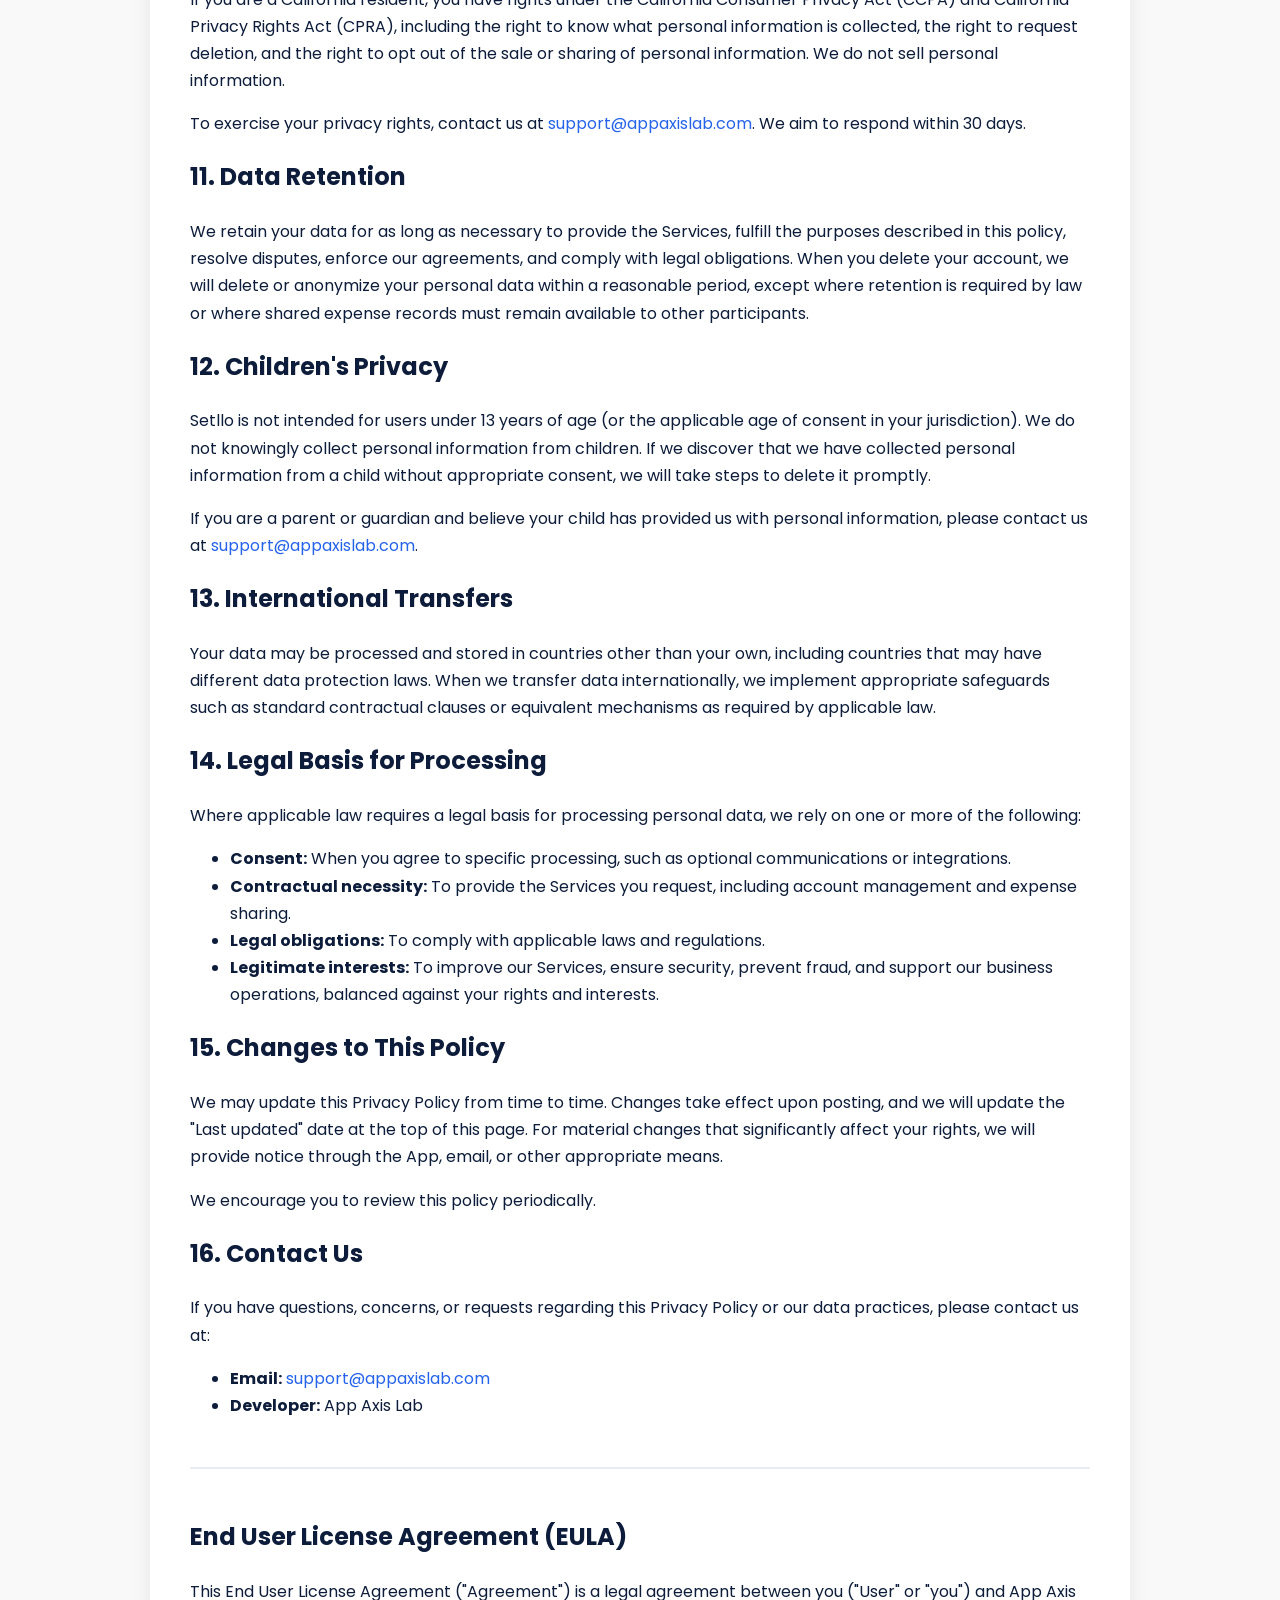
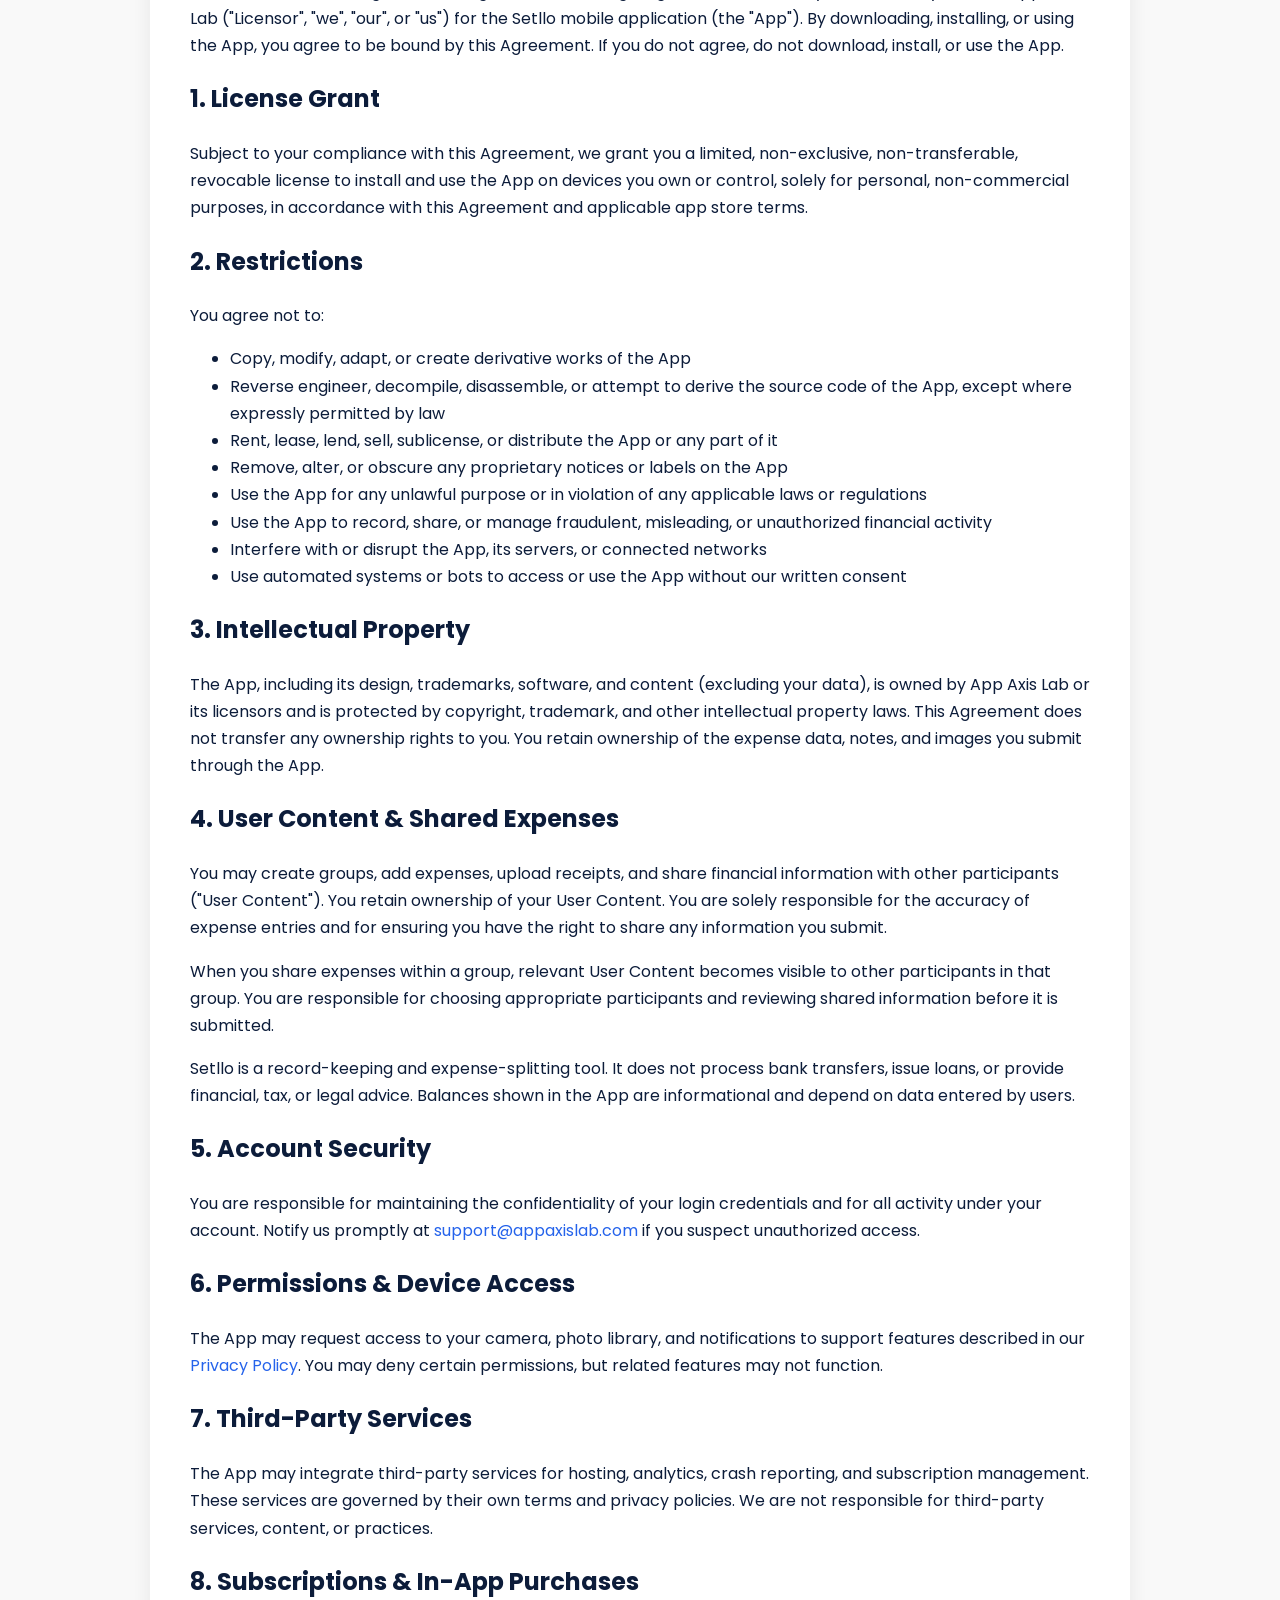
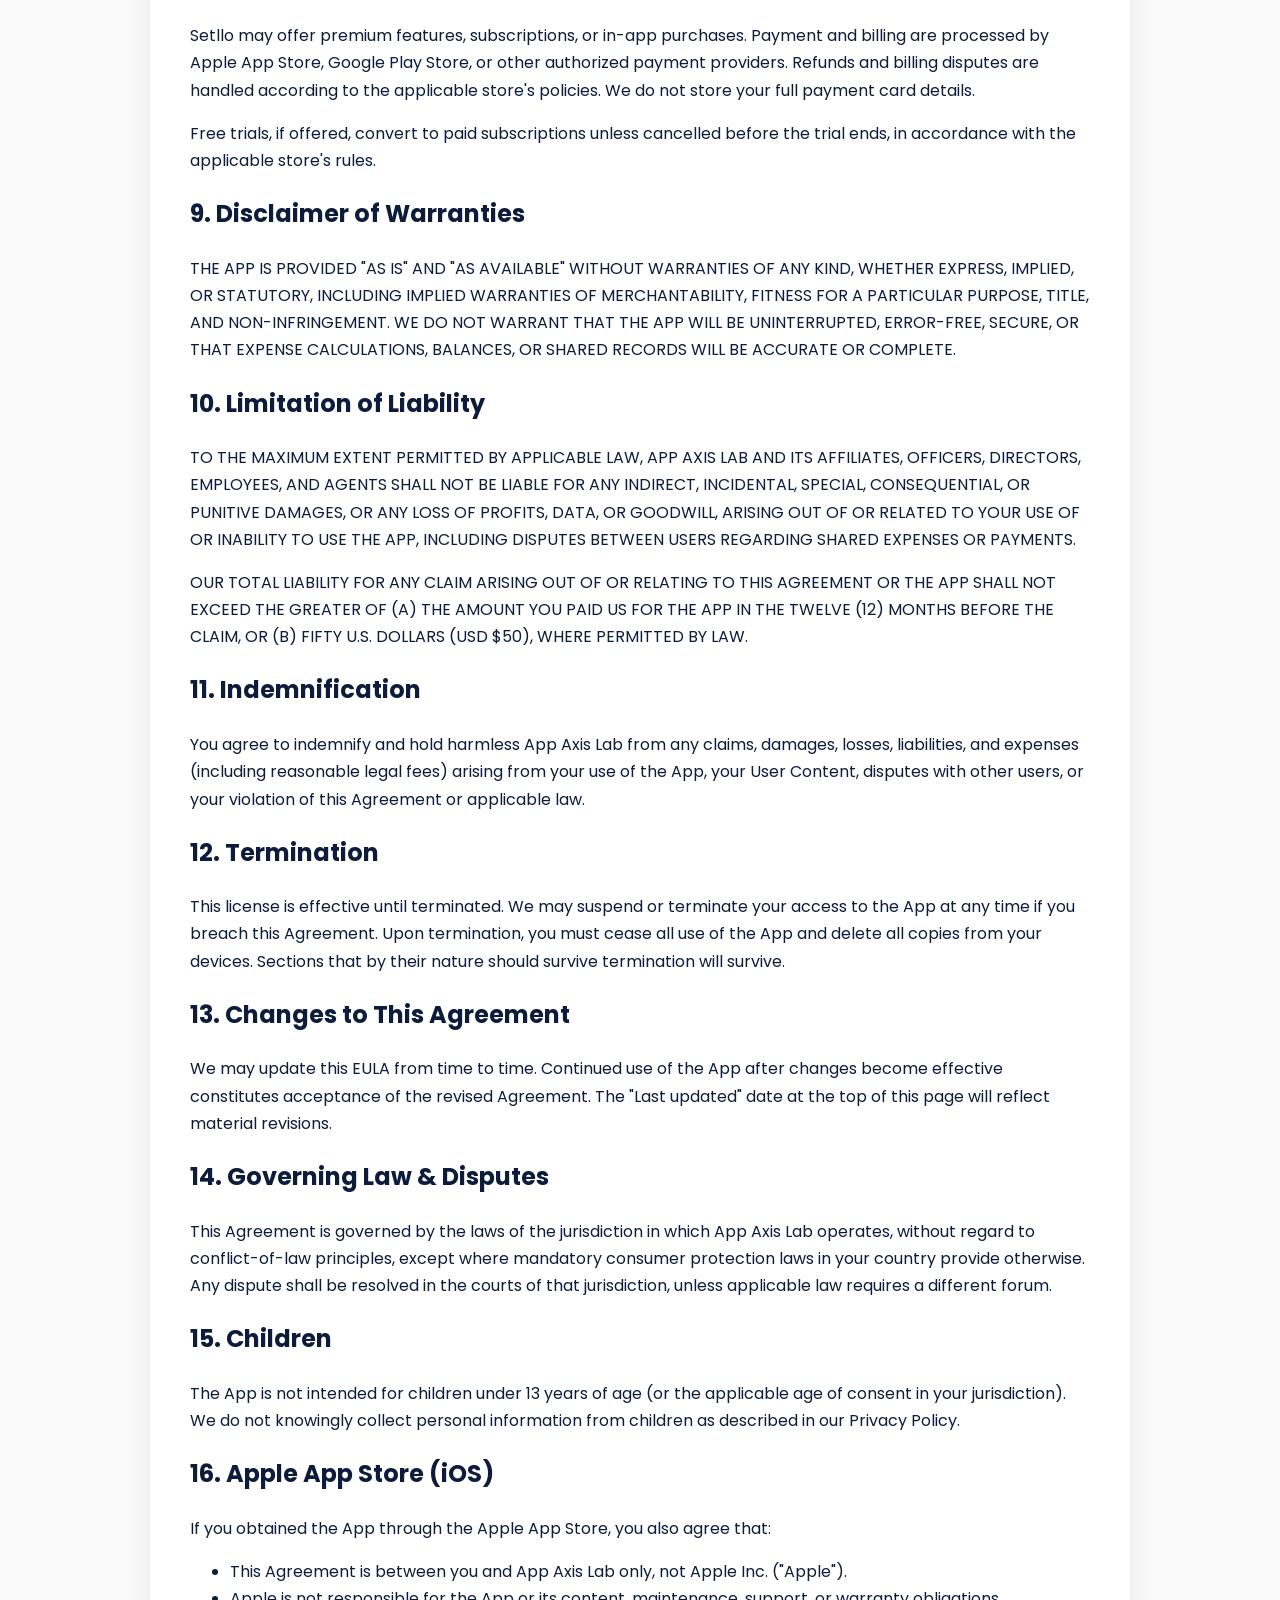
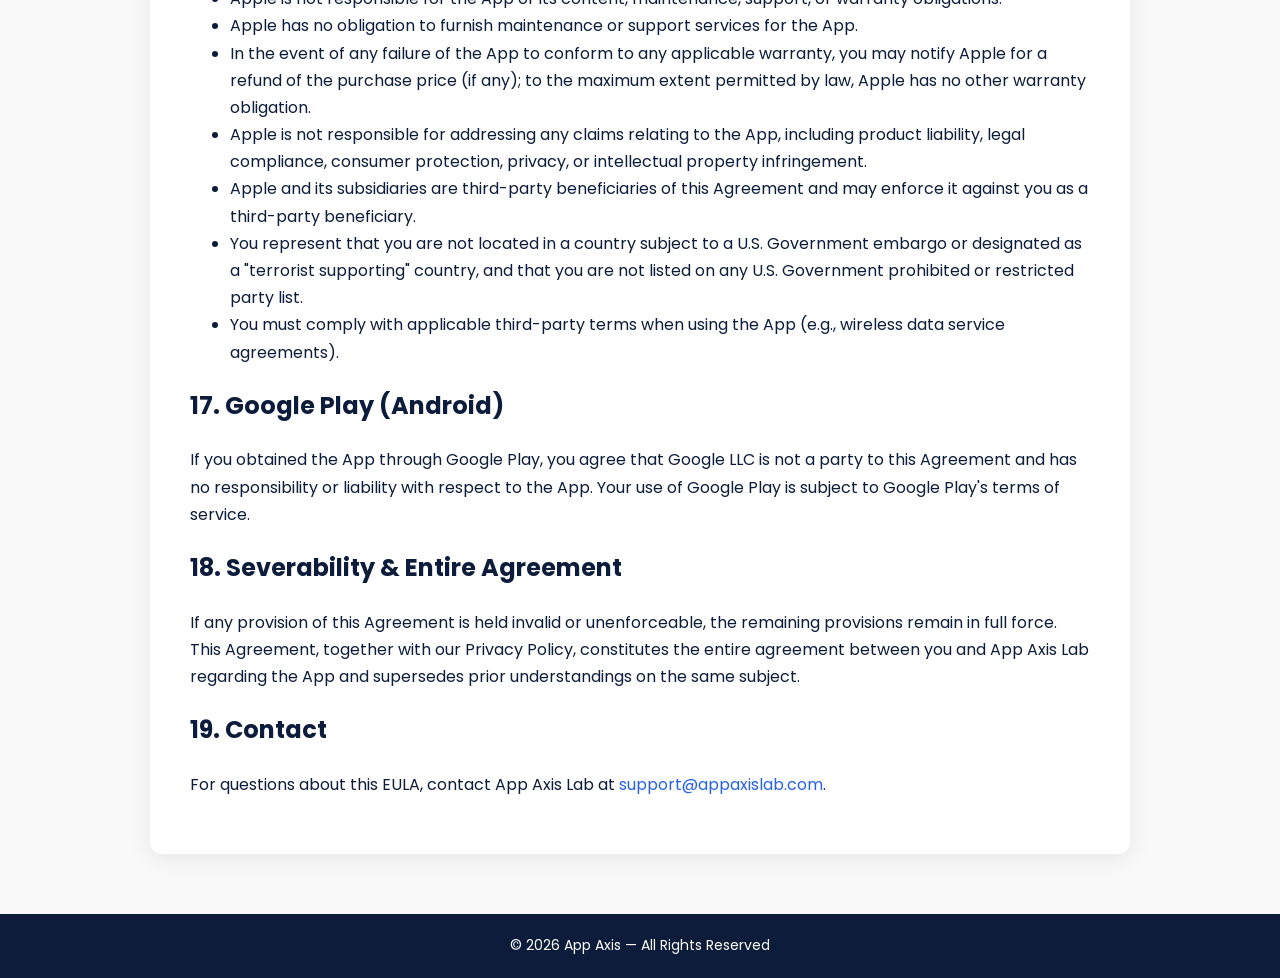
<file: settlo_privacy_policy.html>
<!DOCTYPE html>
<html lang="en">
<head>
  <meta charset="UTF-8">
  <meta name="viewport" content="width=device-width, initial-scale=1.0">
  <title>Setllo — Privacy Policy &amp; EULA | App Axis</title>
  <link href="https://fonts.googleapis.com/css2?family=Poppins:wght@400;600;700&display=swap" rel="stylesheet">
<style>
    body {
      font-family: 'Poppins', sans-serif;
      background-color: #f9f9f9;
      color: #0c1c3a;
      line-height: 1.7;
      margin: 0;
      padding: 0;
    }
    header {
      background: #0c1c3a;
      color: #fff;
      text-align: center;
      padding: 40px 20px;
    }

    header h2{
      color: white;
    }
    main {
      max-width: 900px;
      margin: 50px auto;
      background: #fff;
      padding: 40px;
      border-radius: 12px;
      box-shadow: 0 4px 25px rgba(0, 0, 0, 0.08);
    }
    h1, h2 {
      color: #0c1c3a;
    }
    a {
      color: #2563eb;
      text-decoration: none;
    }
    footer {
      text-align: center;
      background: #0c1c3a;
      color: #fff;
      padding: 20px;
      margin-top: 60px;
      font-size: 14px;
    }

    nav{
      width:90%;
      display:flex;
      justify-content:flex-end;
      align-items:center;
      padding:25px 70px;
      font-size:16px;
      background:#fff;
      box-shadow:0 2px 10px rgba(0,0,0,0.05);
      position:sticky;
      top:0;
      z-index:10;
    }
    nav a{
      text-decoration:none;
      color:#0c1c3a;
      margin-left:45px;
      transition:opacity .3s;
    }
    nav a:hover{opacity:.6;}

    .legal-divider {
      border: none;
      border-top: 2px solid #e8edf5;
      margin: 48px 0;
    }
    .eula-header {
      margin-top: 0;
    }
    section[id] {
      scroll-margin-top: 100px;
    }

    .hero{
      text-align:center;
      margin-top:20px;
      margin-bottom:60px;
    }
    .hero img{
      width:520px;
      height:520px;
      margin-bottom:10px;
    }
    .hero h1{
      font-size:100px;
      font-weight:700;
      margin-top: -100px;
      margin-bottom:28px;
    }
    .hero p{
      font-size:18px;
      color:#42506b;
      margin-bottom: 40px;
    }

    .highlight-box {
      background: #eef1fd;
      border-left: 4px solid #2563eb;
      padding: 1rem 1.25rem;
      border-radius: 0 8px 8px 0;
      margin: 1rem 0;
      font-size: 0.95rem;
    }
  </style>

</head>

<body>

  <nav>
    <a href="index.html">Home</a>
    <a href="#privacy">Privacy Policy</a>
    <a href="#eula">EULA</a>
  </nav>

  <section class="hero">
    <img src="images/logo.png" alt="App Axis Logo">
    <h1>App Axis</h1>
    <p>Elevate your mobile experience</p>
  </section>

  <header>
  <h2>Setllo</h2>
  <p>Privacy Policy &amp; End User License Agreement (EULA)</p>
  <p>Last updated: <strong>June 16, 2026</strong></p>
  </header>

  <main>
    <p>
      This page contains the <a href="#privacy">Privacy Policy</a> and <a href="#eula">End User License Agreement (EULA)</a> for Setllo. By downloading, installing, or using the App, you agree to both documents.
    </p>

    <section id="privacy">
    <h1>Privacy Policy</h1>

    <h2>Scope</h2>
    <p>
      Welcome to Setllo's Privacy Policy. Your privacy and online security are important to us. This Privacy Policy explains how Setllo ("we", "our", or "us") collects, uses, protects, and shares your personal information when you use our shared expense management mobile application and related services (the "App" or "Services") available on the Apple App Store and Google Play Store.
    </p>
    <p>
      If you do not agree with this Privacy Policy, please do not use our Services.
    </p>

    <h2>Overview</h2>
    <p>
      Setllo is a shared expense management platform that allows users to track, manage, and split expenses with friends, family, or groups.
    </p>
    <div class="highlight-box">
      <ul style="margin: 0; padding-left: 1.25rem;">
        <li><strong>You control who you share expenses with</strong> — expenses are visible only to participants you choose.</li>
        <li><strong>Participants can edit or delete shared expenses</strong> according to group permissions.</li>
        <li><strong>Your data is not public</strong> — Setllo does not publish your expense history or personal profile to the open internet.</li>
      </ul>
    </div>

    <h2>1. Account Registration</h2>
    <p>To use Setllo, you may provide:</p>
    <ul>
      <li>Name</li>
      <li>Email address</li>
      <li>Phone number (optional)</li>
      <li>Password</li>
    </ul>
    <p>This information helps us manage your account, authenticate you, and communicate with you about your activity and the Services.</p>

    <h2>2. Information We Collect</h2>

    <p><strong>2.1 Information You Provide</strong></p>
    <ul>
      <li>Registration details (name, email, phone number, password)</li>
      <li>Expenses and transactions (amounts, descriptions, dates, splits, and payment status)</li>
      <li>Group names, notes, and comments</li>
      <li>Receipts and images you upload</li>
      <li>Support communications and feedback you send to us</li>
    </ul>

    <p><strong>2.2 Usage Information</strong></p>
    <p>We collect data about how you interact with Setllo to improve our Services, including:</p>
    <ul>
      <li>Features used and screens viewed</li>
      <li>Session duration and interaction patterns</li>
      <li>Crash logs and diagnostic data</li>
    </ul>

    <p><strong>2.3 Device &amp; Location Data</strong></p>
    <ul>
      <li>Device type and model</li>
      <li>IP address</li>
      <li>Operating system and app version</li>
      <li>Approximate location derived from IP address (we do not collect precise GPS location unless you grant permission for a specific feature)</li>
      <li>Push notification tokens (if you enable notifications)</li>
    </ul>

    <p><strong>2.4 Information Shared by Others</strong></p>
    <p>Other users may share expenses with you, add you to groups, or include your email or phone number when inviting you to Setllo. Information others provide about you is handled in accordance with this policy and is visible to relevant group participants.</p>

    <p><strong>2.5 Billing Information</strong></p>
    <p>If you use premium services, payment details are processed by Apple App Store, Google Play Store, or our subscription management partners. We do not directly collect or store full credit card numbers. We may receive subscription status, purchase identifiers, and billing-related metadata for account management and compliance.</p>

    <p><strong>2.6 Third-Party Integrations</strong></p>
    <p>If you connect Setllo to third-party services, we may collect limited information from those services solely to enable the integration. You can revoke integrations at any time through your account settings.</p>

    <h2>3. How We Use Your Information</h2>
    <p>We use the information we collect to:</p>
    <ul>
      <li>Provide and maintain the Services, including expense tracking, splitting, and group management</li>
      <li>Track expenses, balances, and payments between participants</li>
      <li>Improve features, performance, and user experience</li>
      <li>Ensure security, prevent fraud, and enforce our terms</li>
      <li>Respond to support requests and communicate service-related notices</li>
      <li>Send notifications about shared expenses, group activity, and account updates (subject to your preferences)</li>
      <li>Process premium subscriptions and manage billing through authorized payment providers</li>
      <li>Comply with legal obligations</li>
    </ul>

    <h2>4. How We Share Your Information</h2>

    <p><strong>4.1 With Other Users</strong></p>
    <p>Expense data, group details, comments, and related information you share within a group are visible only to selected participants in that group. You choose who to share with when creating or joining groups and adding expenses.</p>

    <p><strong>4.2 With Service Providers</strong></p>
    <p>We use trusted vendors for hosting, cloud infrastructure, analytics, crash reporting, customer support tools, and payment/subscription management. These providers process data on our behalf under contractual obligations and only as needed to perform their services.</p>

    <p><strong>4.3 Legal Requirements</strong></p>
    <p>We may disclose information if required by law, regulation, legal process, or governmental request, or when we believe disclosure is necessary to protect the rights, property, or safety of Setllo, our users, or others.</p>

    <p><strong>4.4 Business Transfers</strong></p>
    <p>If Setllo is involved in a merger, acquisition, reorganization, or sale of assets, your data may be transferred as part of that transaction. We will notify you of any material change in ownership or use of your personal information.</p>

    <p><strong>4.5 Non-Personal Data</strong></p>
    <p>We may share aggregated or anonymized data that cannot reasonably be used to identify you for analytics, research, and business purposes.</p>

    <p>We do <strong>not</strong> sell your personal information.</p>

    <h2>5. Permissions</h2>
    <p>Setllo may request the following device permissions:</p>
    <ul>
      <li><strong>Camera &amp; Photo Library:</strong> To attach receipt images or photos to expenses. You may deny this permission and still use core features without uploading images.</li>
      <li><strong>Notifications:</strong> To alert you about shared expenses, group invites, and payment reminders. You can disable notifications in your device or app settings.</li>
      <li><strong>Internet:</strong> Required to sync expenses, authenticate your account, and deliver updates.</li>
    </ul>

    <h2>6. Data Security</h2>
    <p>We use encryption, access controls, and industry-standard security practices to protect your data in transit and at rest. However, no system is completely secure, and we cannot guarantee absolute security of information transmitted or stored through the Services.</p>
    <p>You are responsible for keeping your account credentials confidential and for activity that occurs under your account.</p>

    <h2>7. Cookies &amp; Tracking Technologies</h2>
    <p>We use cookies, local storage, and similar technologies within the App and on related web pages to maintain sessions, remember preferences, and improve user experience. Analytics and service providers may also use device identifiers and similar technologies.</p>
    <p>You can disable cookies in your browser settings where applicable. Some features may not function properly if cookies or local storage are disabled.</p>

    <h2>8. Subscriptions &amp; Payments</h2>
    <p>Setllo may offer premium features or subscriptions. When you purchase premium services:</p>
    <ul>
      <li>Payments are processed by Apple App Store (iOS) or Google Play Store (Android). We do not directly collect or store your full payment card details.</li>
      <li>We receive subscription status and related purchase metadata to unlock premium features.</li>
      <li>Refunds and billing disputes are handled according to the applicable app store's policies.</li>
      <li>You can manage or cancel subscriptions through your App Store or Google Play account settings.</li>
    </ul>

    <h2>9. Third-Party Services</h2>
    <p>Setllo may integrate with third-party services such as:</p>
    <ul>
      <li>Cloud hosting and database providers</li>
      <li>Analytics and crash reporting (e.g., Firebase Analytics, Firebase Crashlytics)</li>
      <li>Subscription management providers</li>
      <li>Payment processors operated by Apple and Google</li>
    </ul>
    <p>These services operate under their own privacy policies. We recommend reviewing the privacy policies of our partners, including <a href="https://policies.google.com/privacy" target="_blank" rel="noopener noreferrer">Google's Privacy Policy</a> where applicable.</p>

    <h2>10. Your Rights</h2>

    <p><strong>10.1 Access &amp; Update</strong></p>
    <p>You can access and update your profile information at any time through your account settings in the App.</p>

    <p><strong>10.2 Communication Preferences</strong></p>
    <p>You can control email and push notification preferences through your account or device settings.</p>

    <p><strong>10.3 Location Settings</strong></p>
    <p>If location-related features are enabled, you can disable location tracking through your device settings.</p>

    <p><strong>10.4 Third-Party Access</strong></p>
    <p>You can revoke third-party integrations at any time through your account settings.</p>

    <p><strong>10.5 Account Closure</strong></p>
    <ul>
      <li><strong>Deactivate:</strong> You may temporarily disable your account through account settings.</li>
      <li><strong>Delete:</strong> You may permanently remove your account and associated personal data by requesting account deletion in the App or by contacting us.</li>
    </ul>
    <div class="highlight-box">
      <strong>Note:</strong> Shared expenses you participated in may remain visible to other group members after account deletion, but without your personal profile details where technically feasible.
    </div>

    <p><strong>10.6 For EU/EEA Residents (GDPR)</strong></p>
    <p>If you are located in the European Union or European Economic Area, you have rights under the General Data Protection Regulation (GDPR), including the right to access, rectify, erase, restrict processing, data portability, and to object to certain processing. You also have the right to lodge a complaint with a supervisory authority.</p>

    <p><strong>10.7 For California Residents (CCPA/CPRA)</strong></p>
    <p>If you are a California resident, you have rights under the California Consumer Privacy Act (CCPA) and California Privacy Rights Act (CPRA), including the right to know what personal information is collected, the right to request deletion, and the right to opt out of the sale or sharing of personal information. We do not sell personal information.</p>

    <p>To exercise your privacy rights, contact us at <a href="mailto:support@appaxislab.com">support@appaxislab.com</a>. We aim to respond within 30 days.</p>

    <h2>11. Data Retention</h2>
    <p>We retain your data for as long as necessary to provide the Services, fulfill the purposes described in this policy, resolve disputes, enforce our agreements, and comply with legal obligations. When you delete your account, we will delete or anonymize your personal data within a reasonable period, except where retention is required by law or where shared expense records must remain available to other participants.</p>

    <h2>12. Children's Privacy</h2>
    <p>Setllo is not intended for users under 13 years of age (or the applicable age of consent in your jurisdiction). We do not knowingly collect personal information from children. If we discover that we have collected personal information from a child without appropriate consent, we will take steps to delete it promptly.</p>
    <p>If you are a parent or guardian and believe your child has provided us with personal information, please contact us at <a href="mailto:support@appaxislab.com">support@appaxislab.com</a>.</p>

    <h2>13. International Transfers</h2>
    <p>Your data may be processed and stored in countries other than your own, including countries that may have different data protection laws. When we transfer data internationally, we implement appropriate safeguards such as standard contractual clauses or equivalent mechanisms as required by applicable law.</p>

    <h2>14. Legal Basis for Processing</h2>
    <p>Where applicable law requires a legal basis for processing personal data, we rely on one or more of the following:</p>
    <ul>
      <li><strong>Consent:</strong> When you agree to specific processing, such as optional communications or integrations.</li>
      <li><strong>Contractual necessity:</strong> To provide the Services you request, including account management and expense sharing.</li>
      <li><strong>Legal obligations:</strong> To comply with applicable laws and regulations.</li>
      <li><strong>Legitimate interests:</strong> To improve our Services, ensure security, prevent fraud, and support our business operations, balanced against your rights and interests.</li>
    </ul>

    <h2>15. Changes to This Policy</h2>
    <p>We may update this Privacy Policy from time to time. Changes take effect upon posting, and we will update the "Last updated" date at the top of this page. For material changes that significantly affect your rights, we will provide notice through the App, email, or other appropriate means.</p>
    <p>We encourage you to review this policy periodically.</p>

    <h2>16. Contact Us</h2>
    <p>If you have questions, concerns, or requests regarding this Privacy Policy or our data practices, please contact us at:</p>
    <ul>
      <li><strong>Email:</strong> <a href="mailto:support@appaxislab.com">support@appaxislab.com</a></li>
      <li><strong>Developer:</strong> App Axis Lab</li>
    </ul>
    </section>

    <hr class="legal-divider">

    <section id="eula">
    <h1 class="eula-header">End User License Agreement (EULA)</h1>
    <p>
      This End User License Agreement ("Agreement") is a legal agreement between you ("User" or "you") and App Axis Lab ("Licensor", "we", "our", or "us") for the Setllo mobile application (the "App"). By downloading, installing, or using the App, you agree to be bound by this Agreement. If you do not agree, do not download, install, or use the App.
    </p>

    <h2>1. License Grant</h2>
    <p>
      Subject to your compliance with this Agreement, we grant you a limited, non-exclusive, non-transferable, revocable license to install and use the App on devices you own or control, solely for personal, non-commercial purposes, in accordance with this Agreement and applicable app store terms.
    </p>

    <h2>2. Restrictions</h2>
    <p>You agree not to:</p>
    <ul>
      <li>Copy, modify, adapt, or create derivative works of the App</li>
      <li>Reverse engineer, decompile, disassemble, or attempt to derive the source code of the App, except where expressly permitted by law</li>
      <li>Rent, lease, lend, sell, sublicense, or distribute the App or any part of it</li>
      <li>Remove, alter, or obscure any proprietary notices or labels on the App</li>
      <li>Use the App for any unlawful purpose or in violation of any applicable laws or regulations</li>
      <li>Use the App to record, share, or manage fraudulent, misleading, or unauthorized financial activity</li>
      <li>Interfere with or disrupt the App, its servers, or connected networks</li>
      <li>Use automated systems or bots to access or use the App without our written consent</li>
    </ul>

    <h2>3. Intellectual Property</h2>
    <p>
      The App, including its design, trademarks, software, and content (excluding your data), is owned by App Axis Lab or its licensors and is protected by copyright, trademark, and other intellectual property laws. This Agreement does not transfer any ownership rights to you. You retain ownership of the expense data, notes, and images you submit through the App.
    </p>

    <h2>4. User Content &amp; Shared Expenses</h2>
    <p>
      You may create groups, add expenses, upload receipts, and share financial information with other participants ("User Content"). You retain ownership of your User Content. You are solely responsible for the accuracy of expense entries and for ensuring you have the right to share any information you submit.
    </p>
    <p>
      When you share expenses within a group, relevant User Content becomes visible to other participants in that group. You are responsible for choosing appropriate participants and reviewing shared information before it is submitted.
    </p>
    <p>
      Setllo is a record-keeping and expense-splitting tool. It does not process bank transfers, issue loans, or provide financial, tax, or legal advice. Balances shown in the App are informational and depend on data entered by users.
    </p>

    <h2>5. Account Security</h2>
    <p>
      You are responsible for maintaining the confidentiality of your login credentials and for all activity under your account. Notify us promptly at <a href="mailto:support@appaxislab.com">support@appaxislab.com</a> if you suspect unauthorized access.
    </p>

    <h2>6. Permissions &amp; Device Access</h2>
    <p>
      The App may request access to your camera, photo library, and notifications to support features described in our <a href="#privacy">Privacy Policy</a>. You may deny certain permissions, but related features may not function.
    </p>

    <h2>7. Third-Party Services</h2>
    <p>
      The App may integrate third-party services for hosting, analytics, crash reporting, and subscription management. These services are governed by their own terms and privacy policies. We are not responsible for third-party services, content, or practices.
    </p>

    <h2>8. Subscriptions &amp; In-App Purchases</h2>
    <p>
      Setllo may offer premium features, subscriptions, or in-app purchases. Payment and billing are processed by Apple App Store, Google Play Store, or other authorized payment providers. Refunds and billing disputes are handled according to the applicable store's policies. We do not store your full payment card details.
    </p>
    <p>
      Free trials, if offered, convert to paid subscriptions unless cancelled before the trial ends, in accordance with the applicable store's rules.
    </p>

    <h2>9. Disclaimer of Warranties</h2>
    <p>
      THE APP IS PROVIDED "AS IS" AND "AS AVAILABLE" WITHOUT WARRANTIES OF ANY KIND, WHETHER EXPRESS, IMPLIED, OR STATUTORY, INCLUDING IMPLIED WARRANTIES OF MERCHANTABILITY, FITNESS FOR A PARTICULAR PURPOSE, TITLE, AND NON-INFRINGEMENT. WE DO NOT WARRANT THAT THE APP WILL BE UNINTERRUPTED, ERROR-FREE, SECURE, OR THAT EXPENSE CALCULATIONS, BALANCES, OR SHARED RECORDS WILL BE ACCURATE OR COMPLETE.
    </p>

    <h2>10. Limitation of Liability</h2>
    <p>
      TO THE MAXIMUM EXTENT PERMITTED BY APPLICABLE LAW, APP AXIS LAB AND ITS AFFILIATES, OFFICERS, DIRECTORS, EMPLOYEES, AND AGENTS SHALL NOT BE LIABLE FOR ANY INDIRECT, INCIDENTAL, SPECIAL, CONSEQUENTIAL, OR PUNITIVE DAMAGES, OR ANY LOSS OF PROFITS, DATA, OR GOODWILL, ARISING OUT OF OR RELATED TO YOUR USE OF OR INABILITY TO USE THE APP, INCLUDING DISPUTES BETWEEN USERS REGARDING SHARED EXPENSES OR PAYMENTS.
    </p>
    <p>
      OUR TOTAL LIABILITY FOR ANY CLAIM ARISING OUT OF OR RELATING TO THIS AGREEMENT OR THE APP SHALL NOT EXCEED THE GREATER OF (A) THE AMOUNT YOU PAID US FOR THE APP IN THE TWELVE (12) MONTHS BEFORE THE CLAIM, OR (B) FIFTY U.S. DOLLARS (USD $50), WHERE PERMITTED BY LAW.
    </p>

    <h2>11. Indemnification</h2>
    <p>
      You agree to indemnify and hold harmless App Axis Lab from any claims, damages, losses, liabilities, and expenses (including reasonable legal fees) arising from your use of the App, your User Content, disputes with other users, or your violation of this Agreement or applicable law.
    </p>

    <h2>12. Termination</h2>
    <p>
      This license is effective until terminated. We may suspend or terminate your access to the App at any time if you breach this Agreement. Upon termination, you must cease all use of the App and delete all copies from your devices. Sections that by their nature should survive termination will survive.
    </p>

    <h2>13. Changes to This Agreement</h2>
    <p>
      We may update this EULA from time to time. Continued use of the App after changes become effective constitutes acceptance of the revised Agreement. The "Last updated" date at the top of this page will reflect material revisions.
    </p>

    <h2>14. Governing Law &amp; Disputes</h2>
    <p>
      This Agreement is governed by the laws of the jurisdiction in which App Axis Lab operates, without regard to conflict-of-law principles, except where mandatory consumer protection laws in your country provide otherwise. Any dispute shall be resolved in the courts of that jurisdiction, unless applicable law requires a different forum.
    </p>

    <h2>15. Children</h2>
    <p>
      The App is not intended for children under 13 years of age (or the applicable age of consent in your jurisdiction). We do not knowingly collect personal information from children as described in our Privacy Policy.
    </p>

    <h2>16. Apple App Store (iOS)</h2>
    <p>If you obtained the App through the Apple App Store, you also agree that:</p>
    <ul>
      <li>This Agreement is between you and App Axis Lab only, not Apple Inc. ("Apple").</li>
      <li>Apple is not responsible for the App or its content, maintenance, support, or warranty obligations.</li>
      <li>Apple has no obligation to furnish maintenance or support services for the App.</li>
      <li>In the event of any failure of the App to conform to any applicable warranty, you may notify Apple for a refund of the purchase price (if any); to the maximum extent permitted by law, Apple has no other warranty obligation.</li>
      <li>Apple is not responsible for addressing any claims relating to the App, including product liability, legal compliance, consumer protection, privacy, or intellectual property infringement.</li>
      <li>Apple and its subsidiaries are third-party beneficiaries of this Agreement and may enforce it against you as a third-party beneficiary.</li>
      <li>You represent that you are not located in a country subject to a U.S. Government embargo or designated as a "terrorist supporting" country, and that you are not listed on any U.S. Government prohibited or restricted party list.</li>
      <li>You must comply with applicable third-party terms when using the App (e.g., wireless data service agreements).</li>
    </ul>

    <h2>17. Google Play (Android)</h2>
    <p>
      If you obtained the App through Google Play, you agree that Google LLC is not a party to this Agreement and has no responsibility or liability with respect to the App. Your use of Google Play is subject to Google Play's terms of service.
    </p>

    <h2>18. Severability &amp; Entire Agreement</h2>
    <p>
      If any provision of this Agreement is held invalid or unenforceable, the remaining provisions remain in full force. This Agreement, together with our Privacy Policy, constitutes the entire agreement between you and App Axis Lab regarding the App and supersedes prior understandings on the same subject.
    </p>

    <h2>19. Contact</h2>
    <p>
      For questions about this EULA, contact App Axis Lab at <a href="mailto:support@appaxislab.com">support@appaxislab.com</a>.
    </p>
    </section>
  </main>

  <footer>
    © 2026 App Axis — All Rights Reserved
  </footer>

</body>

</html>
</file>
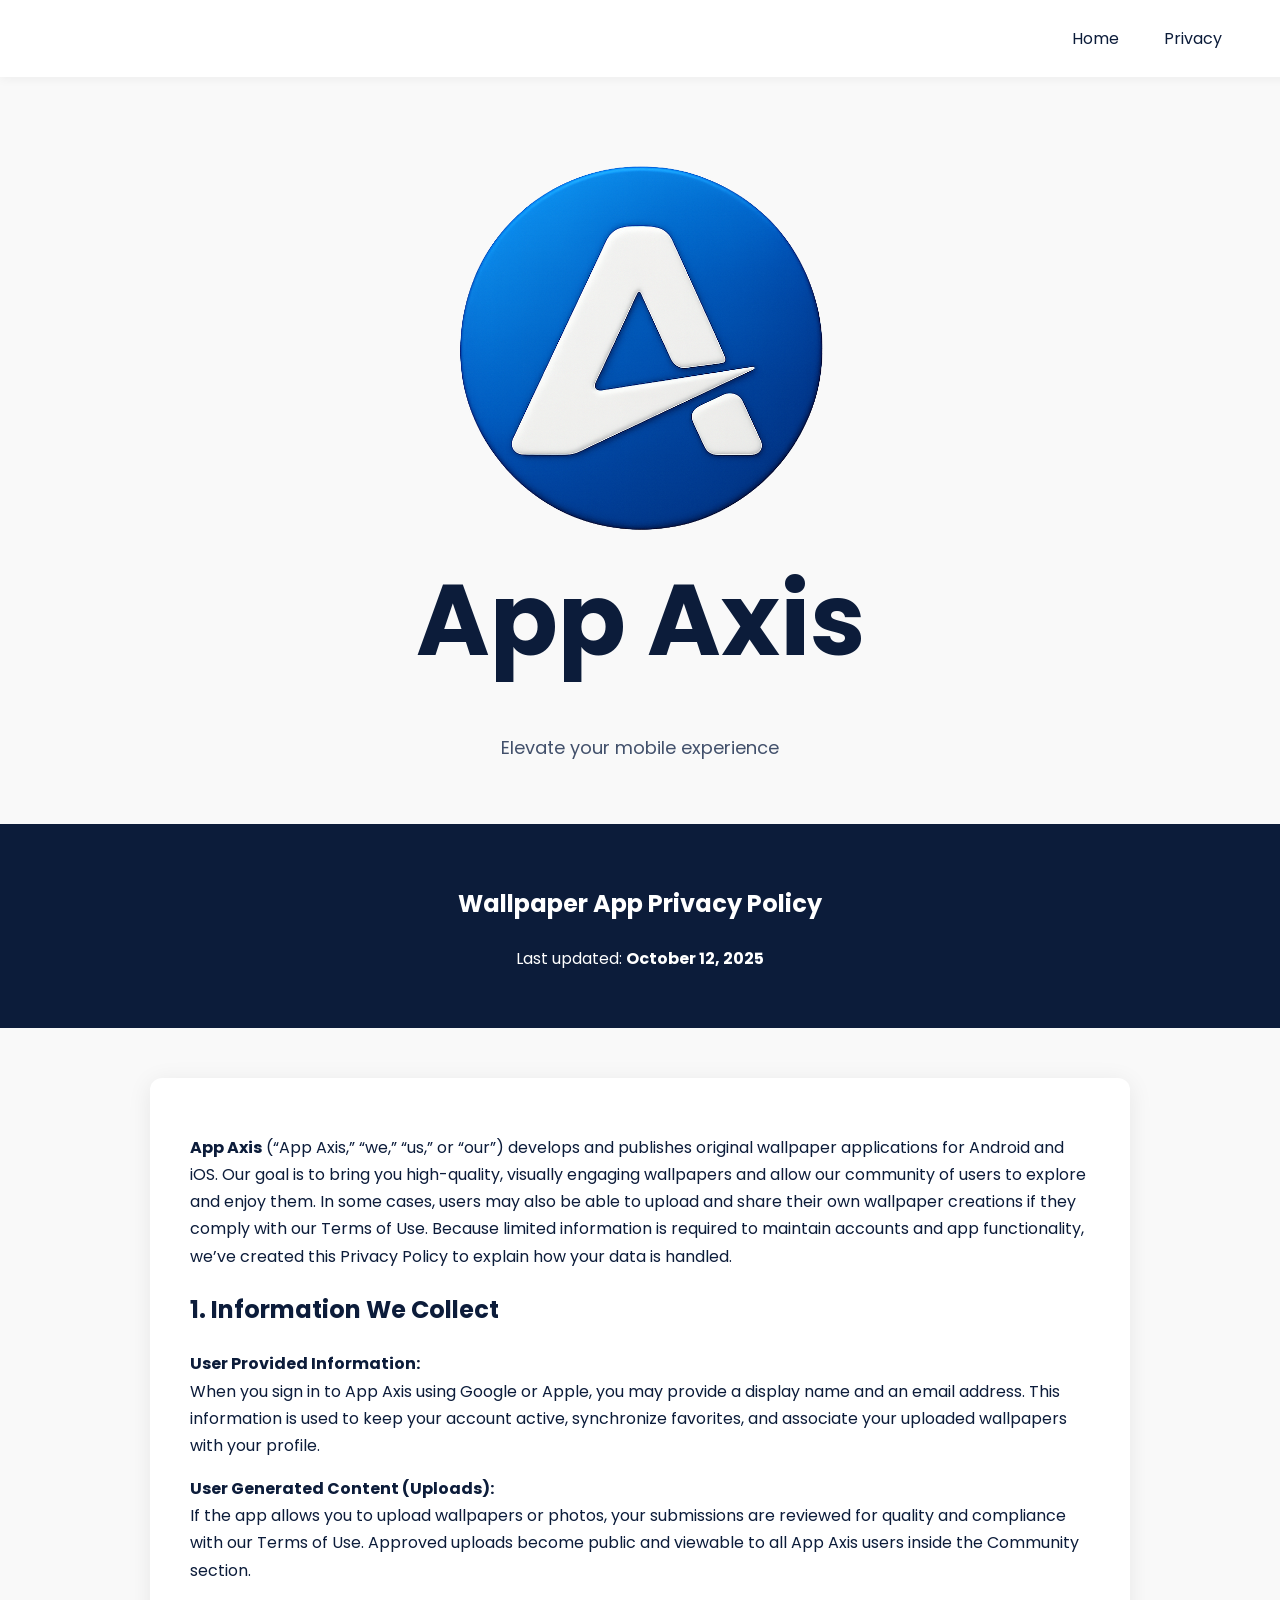
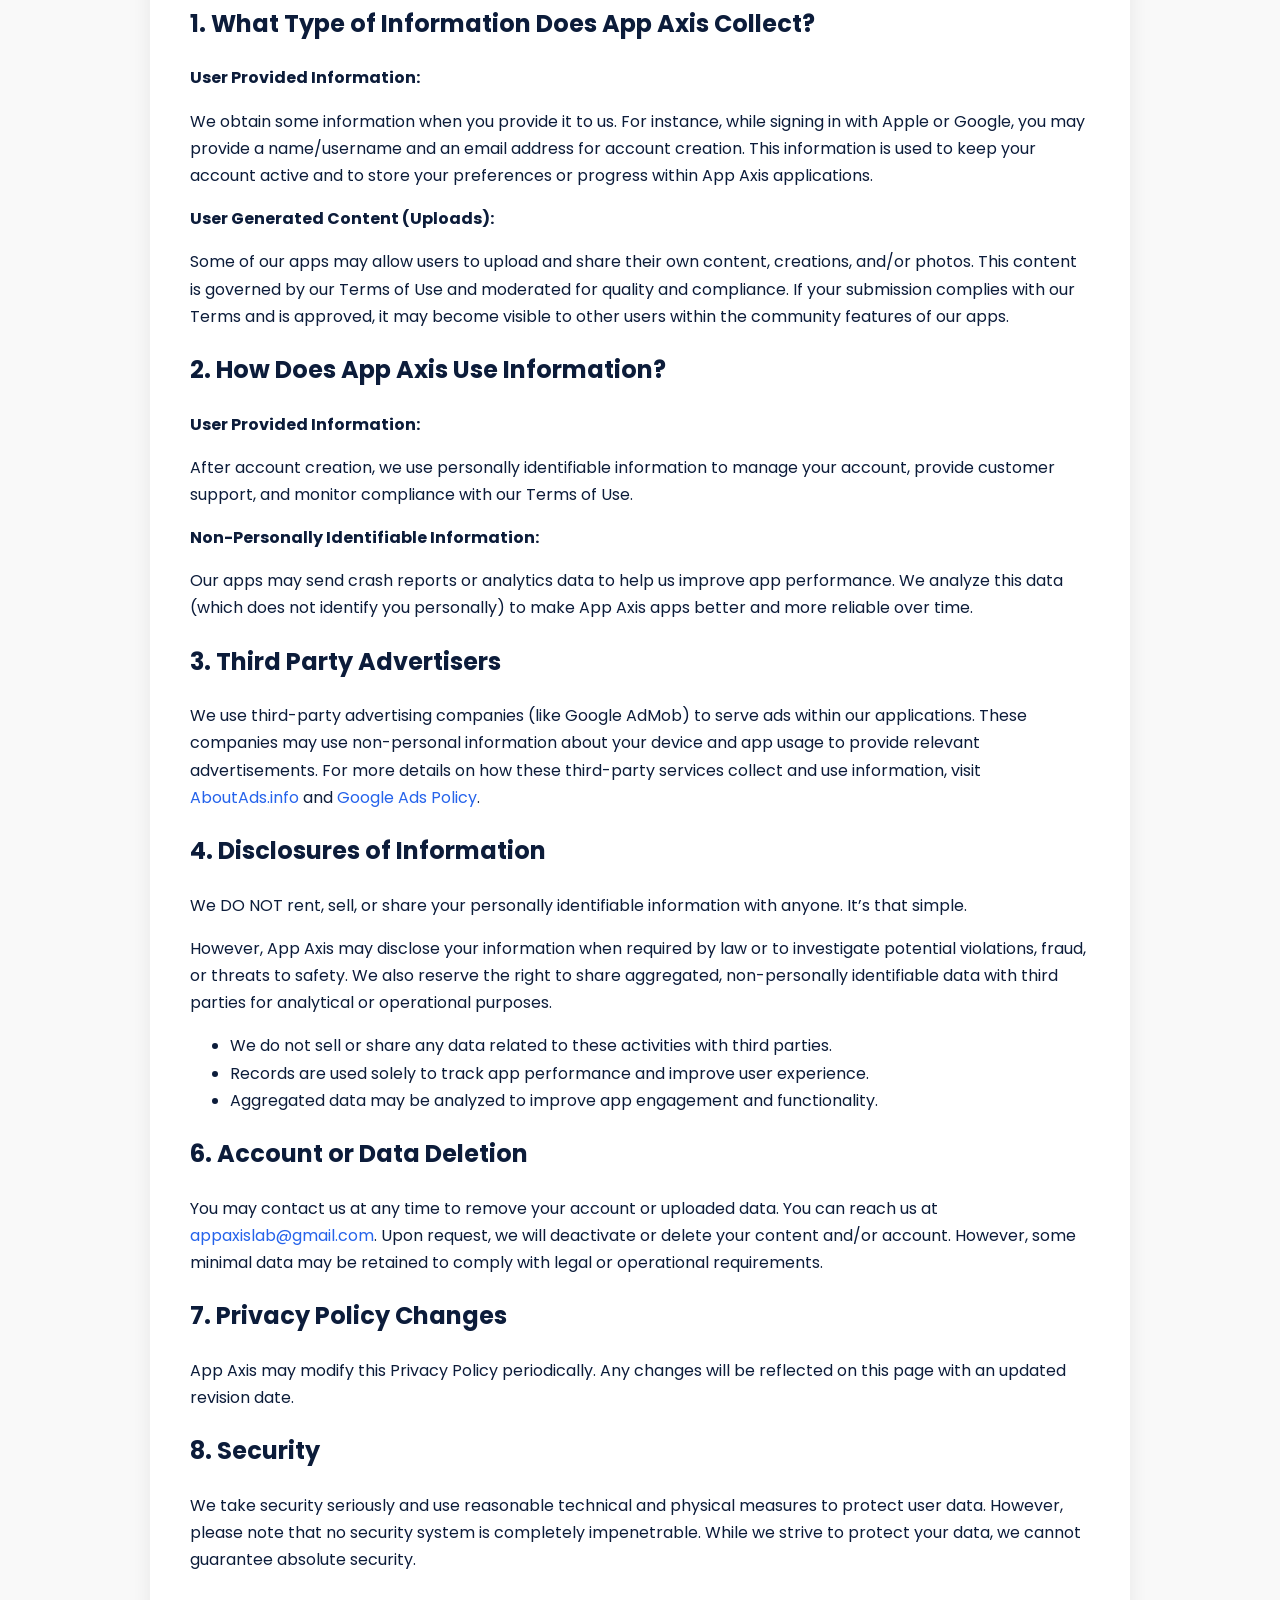
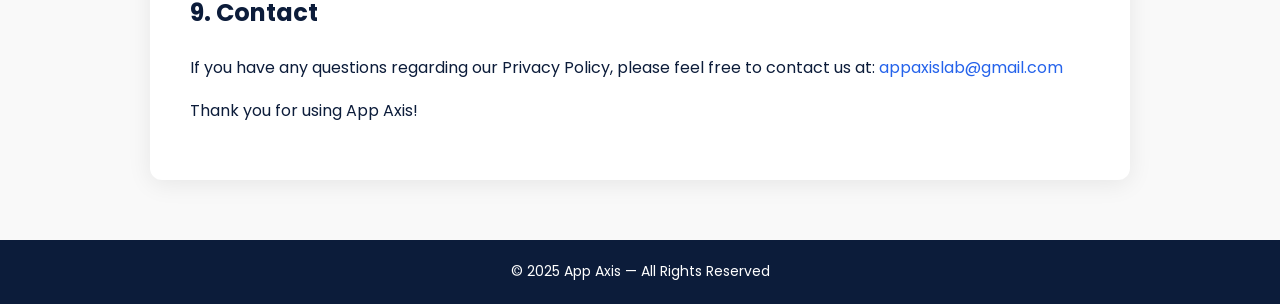
<file: wallpaper_privacy.html>
<!DOCTYPE html>
<html lang="en">
<head>
  <meta charset="UTF-8">
  <meta name="viewport" content="width=device-width, initial-scale=1.0">
  <title>App Axis</title>
  <link href="https://fonts.googleapis.com/css2?family=Poppins:wght@400;600;700&display=swap" rel="stylesheet">
<style>
    body {
      font-family: 'Poppins', sans-serif;
      background-color: #f9f9f9;
      color: #0c1c3a;
      line-height: 1.7;
      margin: 0;
      padding: 0;
    }
    header {
      background: #0c1c3a;
      color: #fff;
      text-align: center;
      padding: 40px 20px;
    }

    header h2{
      color: white;
    }
    main {
      max-width: 900px;
      margin: 50px auto;
      background: #fff;
      padding: 40px;
      border-radius: 12px;
      box-shadow: 0 4px 25px rgba(0, 0, 0, 0.08);
    }
    h1, h2 {
      color: #0c1c3a;
    }
    a {
      color: #2563eb;
      text-decoration: none;
    }
    footer {
      text-align: center;
      background: #0c1c3a;
      color: #fff;
      padding: 20px;
      margin-top: 60px;
      font-size: 14px;
    }

        /* Navbar */
    nav{
      width:90%;
      display:flex;
      justify-content:flex-end;
      align-items:center;
      padding:25px 70px;
      font-size:16px;
      background:#fff;
      box-shadow:0 2px 10px rgba(0,0,0,0.05);
      position:sticky;
      top:0;
      z-index:10;
    }
    nav a{
      text-decoration:none;
      color:#0c1c3a;
      margin-left:45px;
      transition:opacity .3s;
    }
    nav a:hover{opacity:.6;}

    /* Hero */
    .hero{
      text-align:center;
      margin-top:20px;
      margin-bottom:60px;
    }
    .hero img{
      width:520px;
      height:520px;
      margin-bottom:10px;
    }
    .hero h1{
      font-size:100px;
      font-weight:700;
      margin-top: -100px;
      margin-bottom:28px;

    }
    .hero p{
      font-size:18px;
      color:#42506b;
      margin-bottom: 40px;
    }
  </style>

</head>

<body>

  <!-- Navigation -->
  <nav>
    <a href="index.html">Home</a>
    <a href="#">Privacy</a>
  </nav>

  <!-- Hero -->
  <section class="hero">
    <img src="images/logo.png" alt="App Axis Logo">
    <h1>App Axis</h1>
    <p>Elevate your mobile experience</p>
  </section>

  <header>
  <h2>Wallpaper App Privacy Policy</h2>
  <p>Last updated: <strong>October 12, 2025</strong></p>
  </header>


  <main>
 <p><strong>App Axis</strong> (“App Axis,” “we,” “us,” or “our”) develops and publishes original wallpaper applications for Android and iOS.  
      Our goal is to bring you high-quality, visually engaging wallpapers and allow our community of users to explore and enjoy them.  
      In some cases, users may also be able to upload and share their own wallpaper creations if they comply with our Terms of Use.  
      Because limited information is required to maintain accounts and app functionality, we’ve created this Privacy Policy to explain how your data is handled.</p>

    <h2>1. Information We Collect</h2>
    <p><strong>User Provided Information:</strong><br>
      When you sign in to App Axis using Google or Apple, you may provide a display name and an email address.  
      This information is used to keep your account active, synchronize favorites, and associate your uploaded wallpapers with your profile.</p>

    <p><strong>User Generated Content (Uploads):</strong><br>
      If the app allows you to upload wallpapers or photos, your submissions are reviewed for quality and compliance with our Terms of Use.  
      Approved uploads become public and viewable to all App Axis users inside the Community section.</p>

    <h2>1. What Type of Information Does App Axis Collect?</h2>

    <p><strong>User Provided Information:</strong></p>
    <p>
      We obtain some information when you provide it to us. For instance, while signing in with Apple or Google, you may provide a name/username and an email address for account creation. This information is used to keep your account active and to store your preferences or progress within App Axis applications.
    </p>

    <p><strong>User Generated Content (Uploads):</strong></p>
    <p>
      Some of our apps may allow users to upload and share their own content, creations, and/or photos. This content is governed by our Terms of Use and moderated for quality and compliance. If your submission complies with our Terms and is approved, it may become visible to other users within the community features of our apps.
    </p>

    <h2>2. How Does App Axis Use Information?</h2>

    <p><strong>User Provided Information:</strong></p>
    <p>
      After account creation, we use personally identifiable information to manage your account, provide customer support, and monitor compliance with our Terms of Use.
    </p>

    <p><strong>Non-Personally Identifiable Information:</strong></p>
    <p>
      Our apps may send crash reports or analytics data to help us improve app performance. We analyze this data (which does not identify you personally) to make App Axis apps better and more reliable over time.
    </p>

    <h2>3. Third Party Advertisers</h2>
    <p>
      We use third-party advertising companies (like Google AdMob) to serve ads within our applications. These companies may use non-personal information about your device and app usage to provide relevant advertisements.
      For more details on how these third-party services collect and use information, visit 
      <a href="http://www.aboutads.info" target="_blank">AboutAds.info</a> and 
      <a href="https://policies.google.com/technologies/ads" target="_blank">Google Ads Policy</a>.
    </p>

    <h2>4. Disclosures of Information</h2>
    <p>
      We DO NOT rent, sell, or share your personally identifiable information with anyone. It’s that simple.
    </p>
    <p>
      However, App Axis may disclose your information when required by law or to investigate potential violations, fraud, or threats to safety. We also reserve the right to share aggregated, non-personally identifiable data with third parties for analytical or operational purposes.
    </p>

    <ul>
      <li>We do not sell or share any data related to these activities with third parties.</li>
      <li>Records are used solely to track app performance and improve user experience.</li>
      <li>Aggregated data may be analyzed to improve app engagement and functionality.</li>
    </ul>

    <h2>6. Account or Data Deletion</h2>
    <p>
      You may contact us at any time to remove your account or uploaded data.  
      You can reach us at <a href="mailto:appaxislab@gmail.com">appaxislab@gmail.com</a>.  
      Upon request, we will deactivate or delete your content and/or account.  
      However, some minimal data may be retained to comply with legal or operational requirements.
    </p>

    <h2>7. Privacy Policy Changes</h2>
    <p>
      App Axis may modify this Privacy Policy periodically. Any changes will be reflected on this page with an updated revision date.
    </p>

    <h2>8. Security</h2>
    <p>
      We take security seriously and use reasonable technical and physical measures to protect user data.  
      However, please note that no security system is completely impenetrable.  
      While we strive to protect your data, we cannot guarantee absolute security.
    </p>

    <h2>9. Contact</h2>
    <p>
      If you have any questions regarding our Privacy Policy, please feel free to contact us at:  
      <a href="mailto:appaxislab@gmail.com">appaxislab@gmail.com</a>
    </p>

    <p>Thank you for using App Axis!</p>
  </main>

  <!-- Footer -->
  <footer>
    © 2025 App Axis — All Rights Reserved
  </footer>


</body>

</html>
</file>
